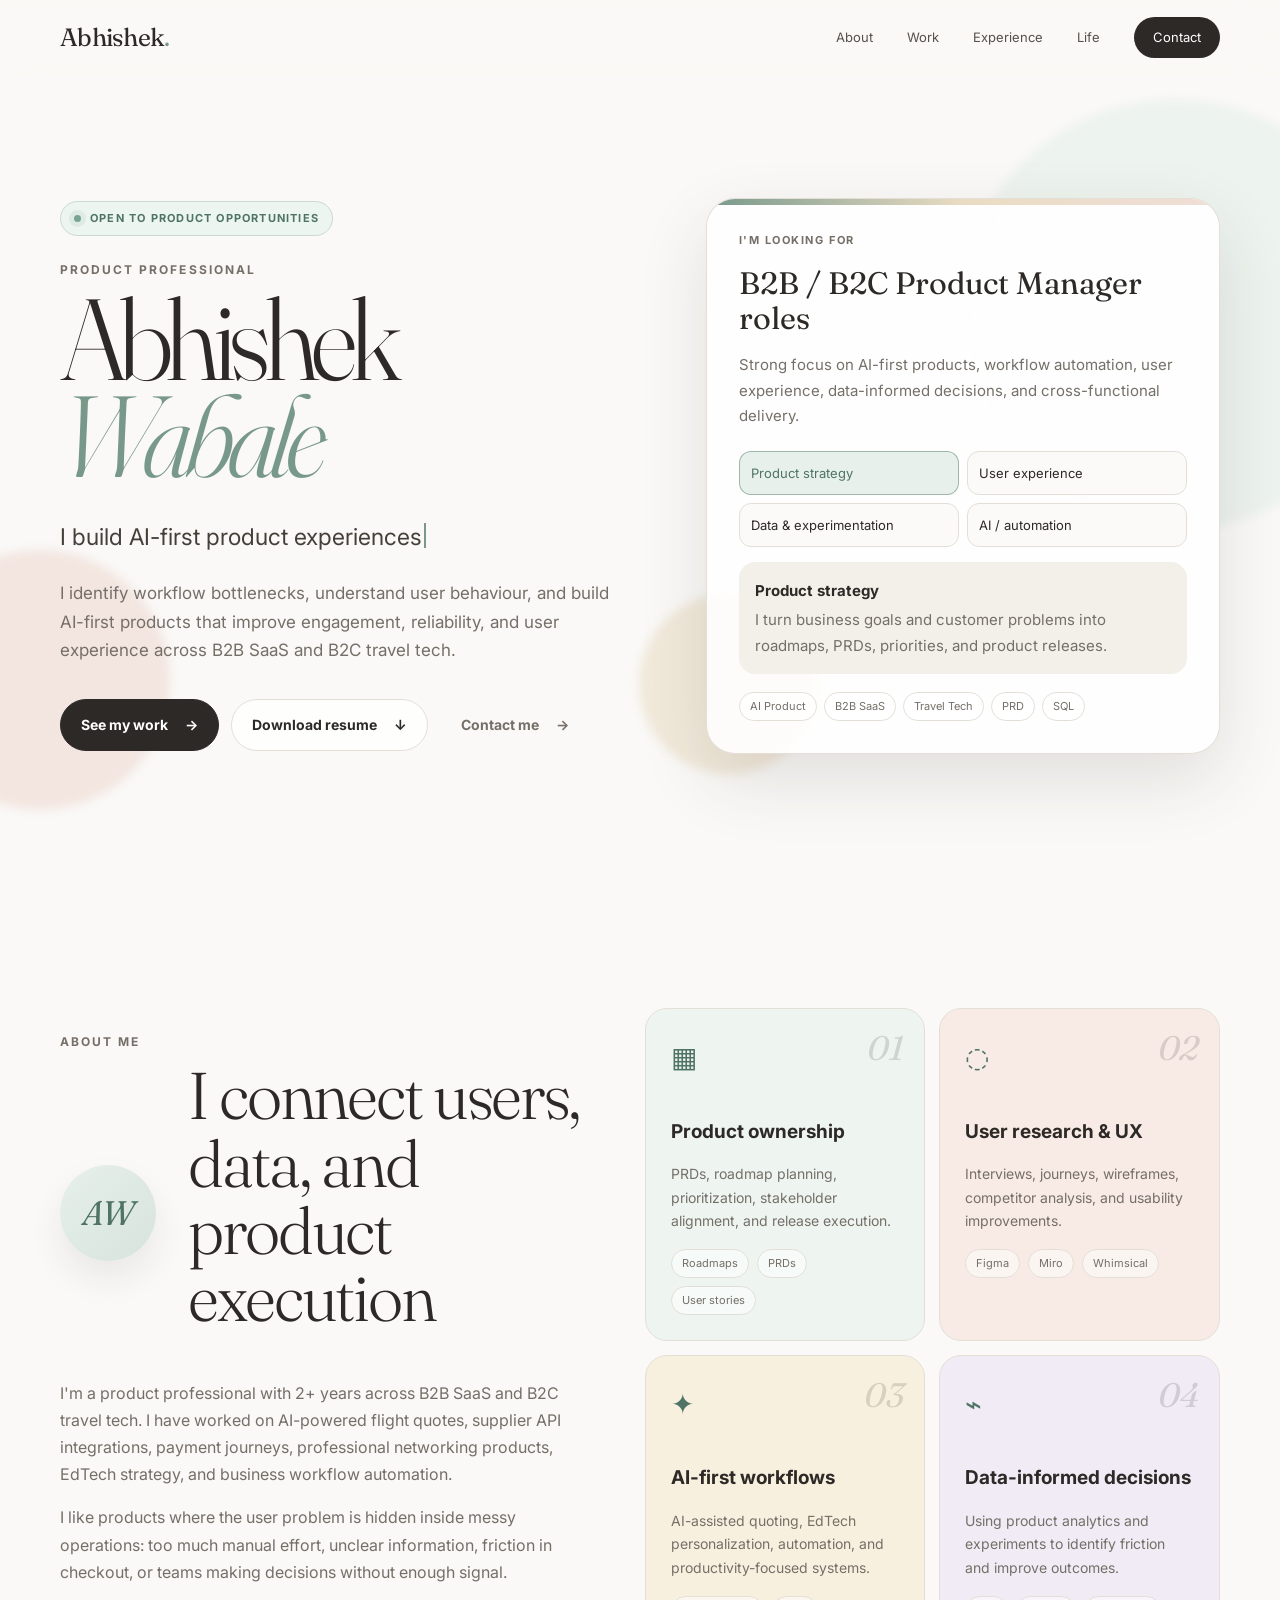
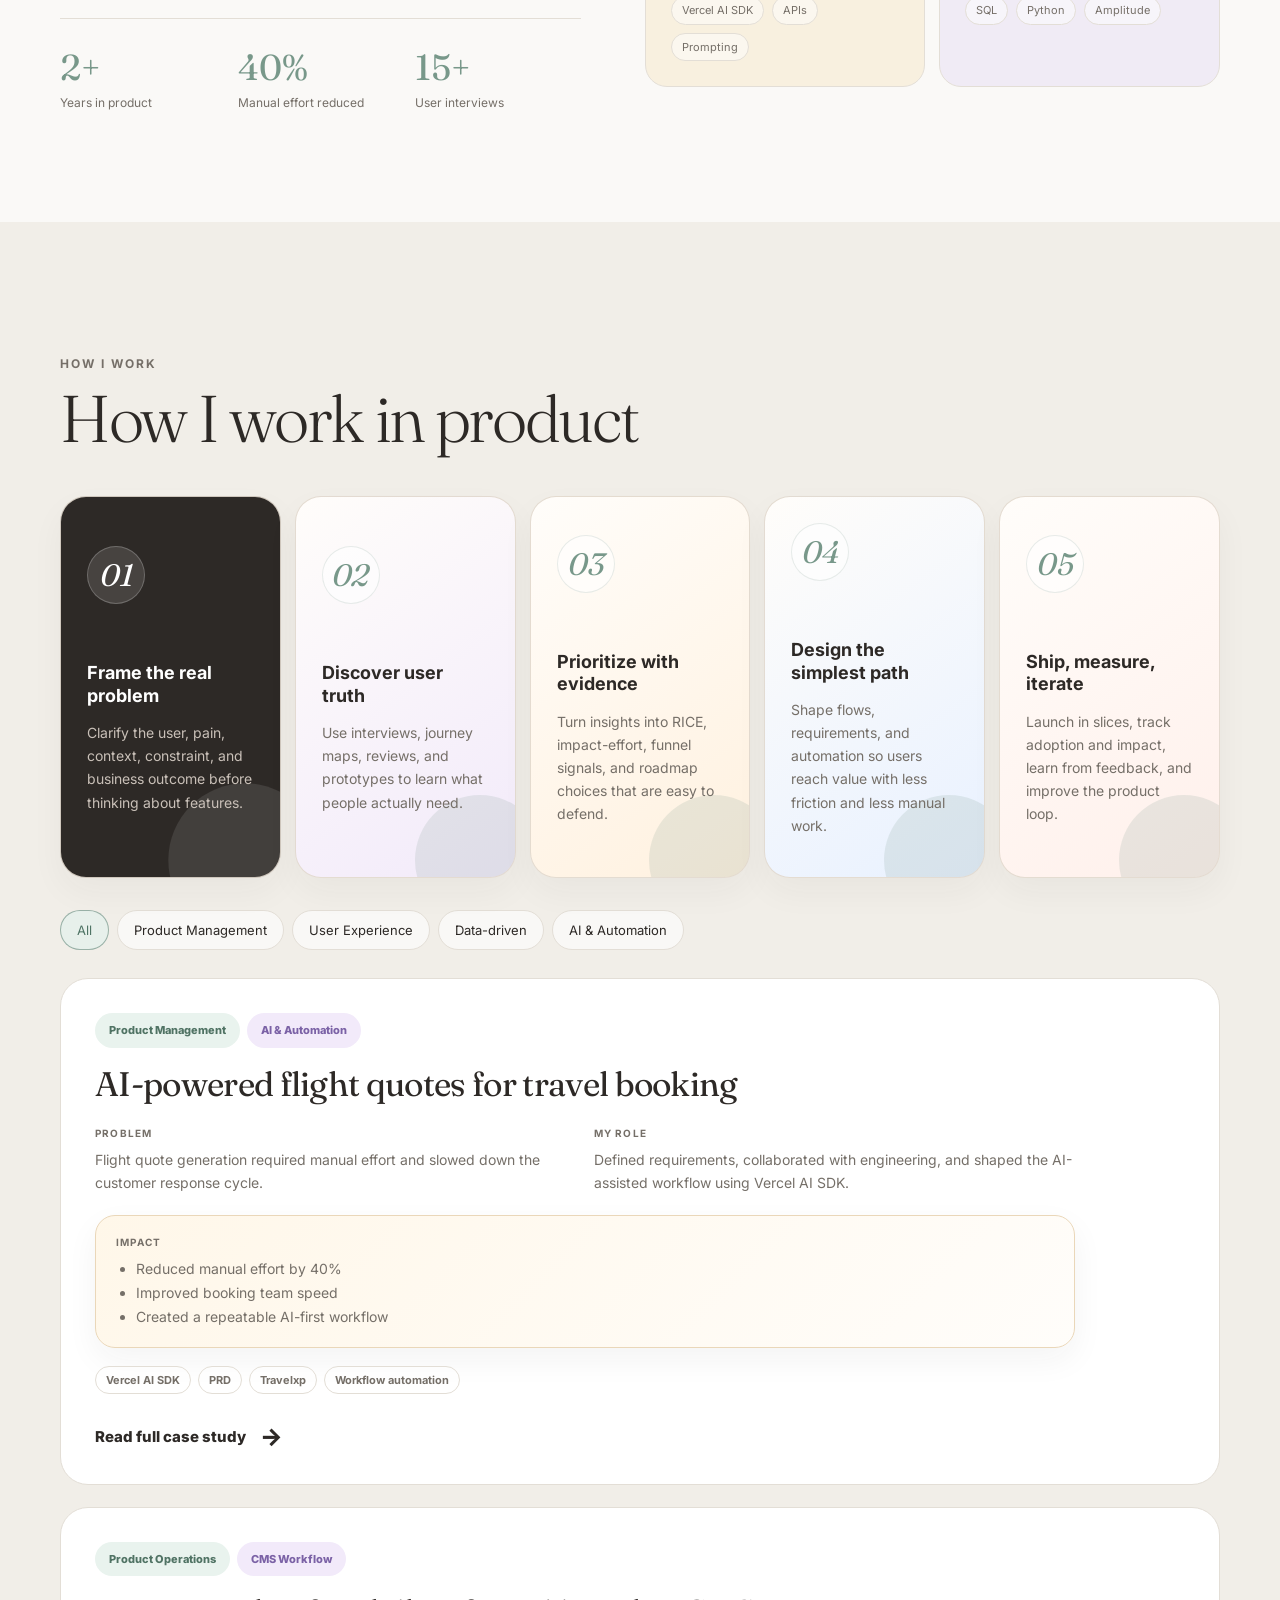
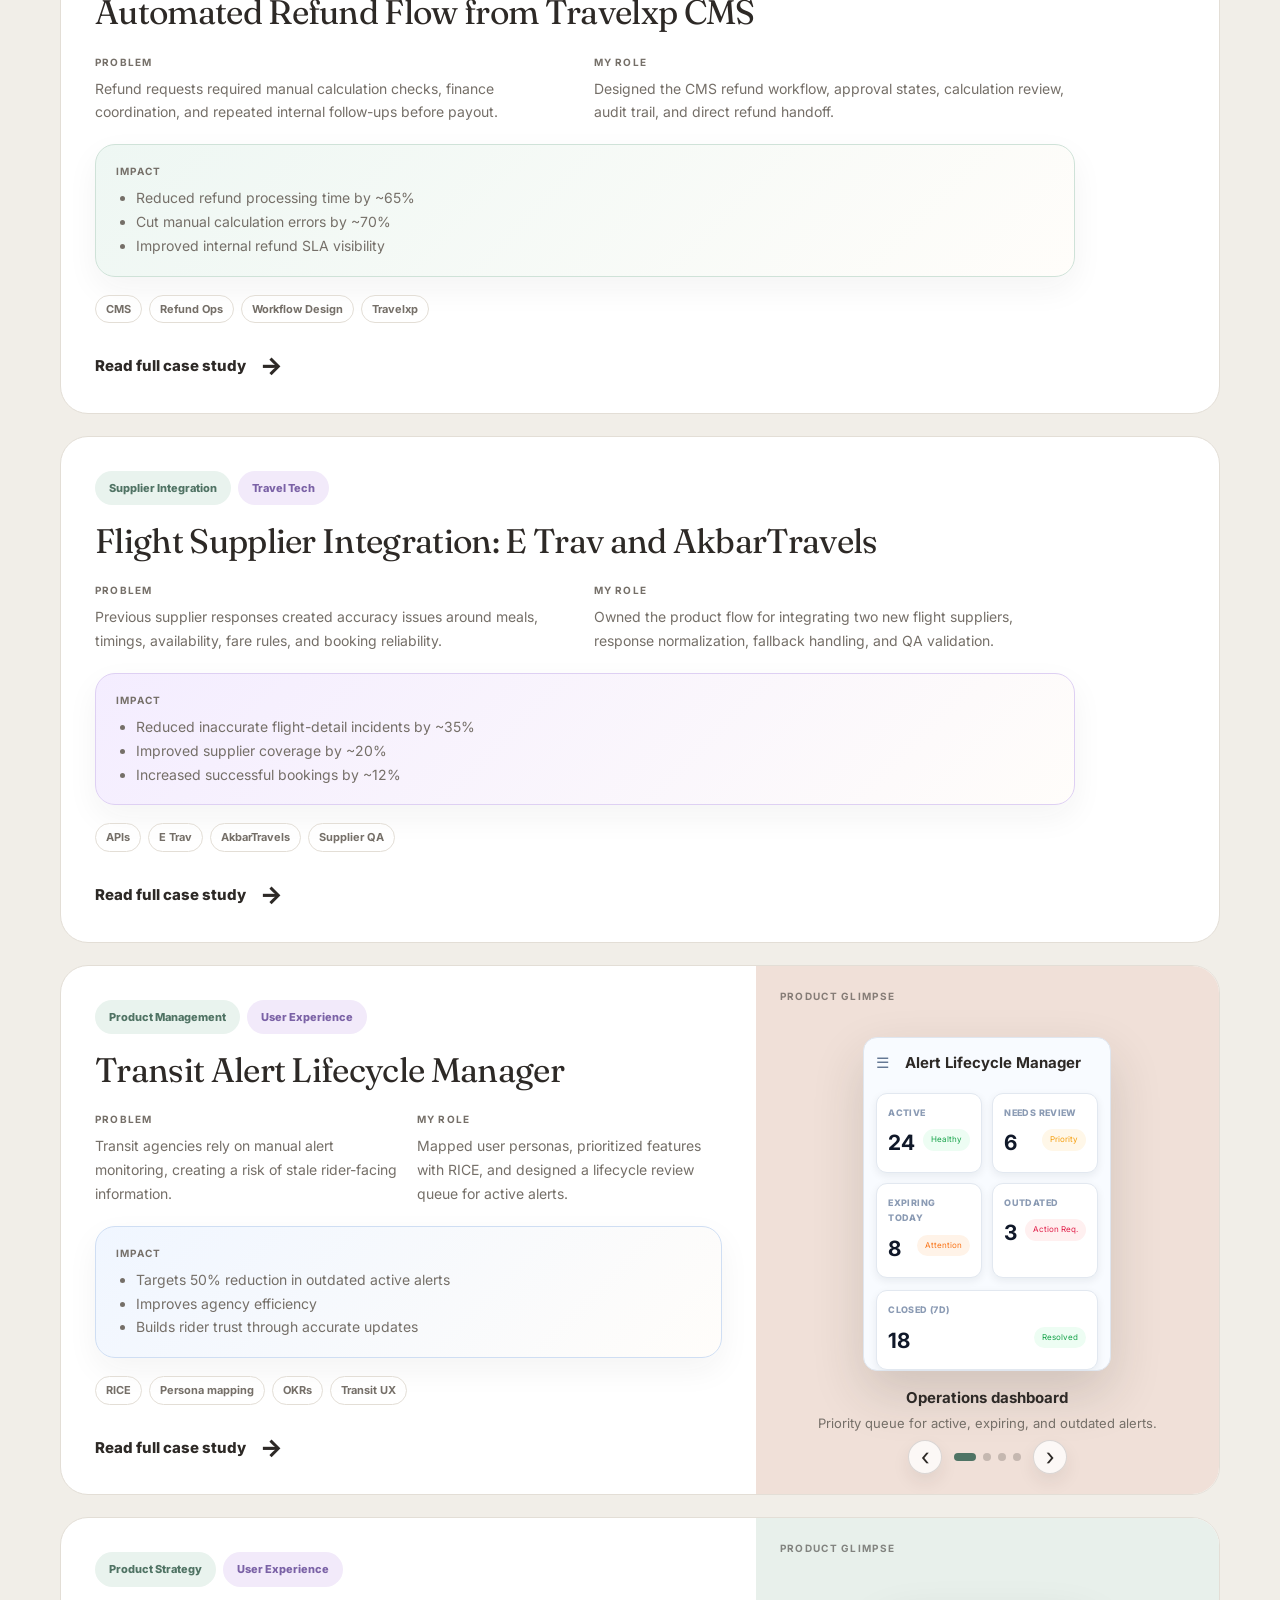
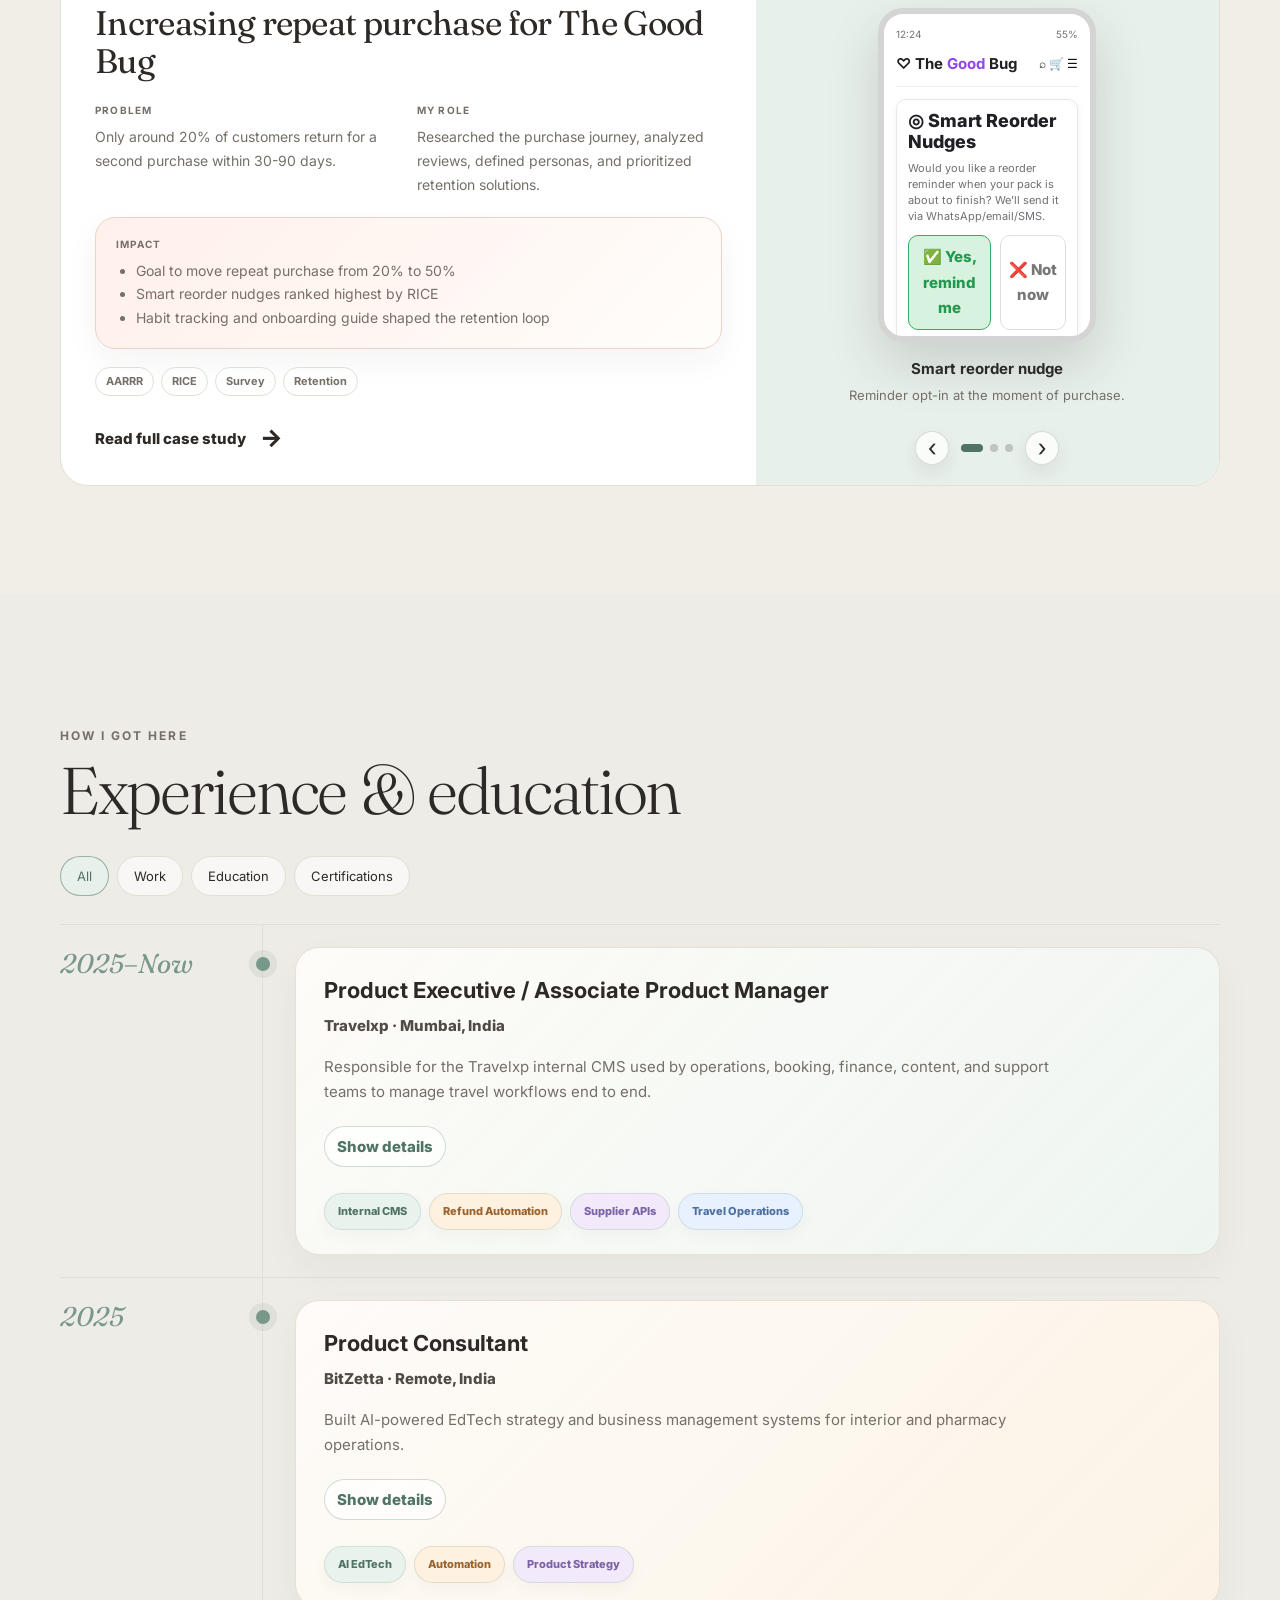
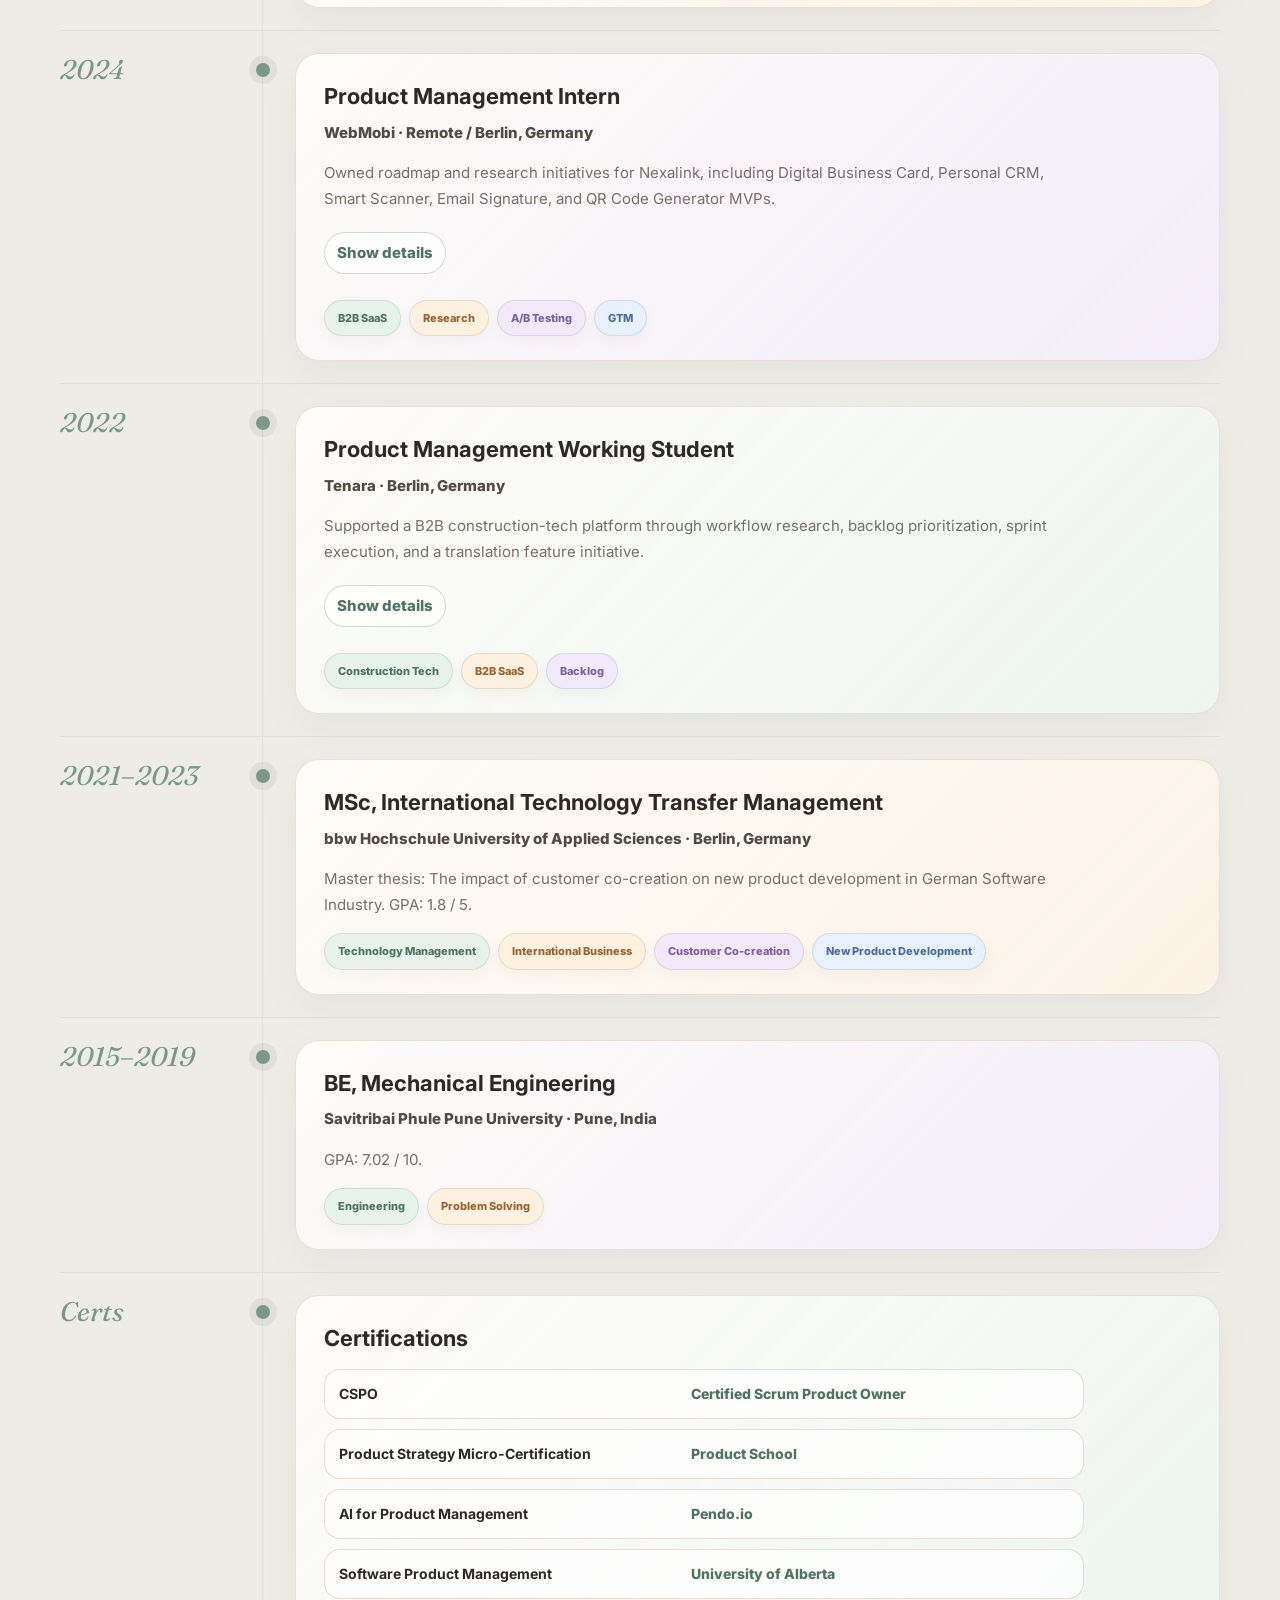
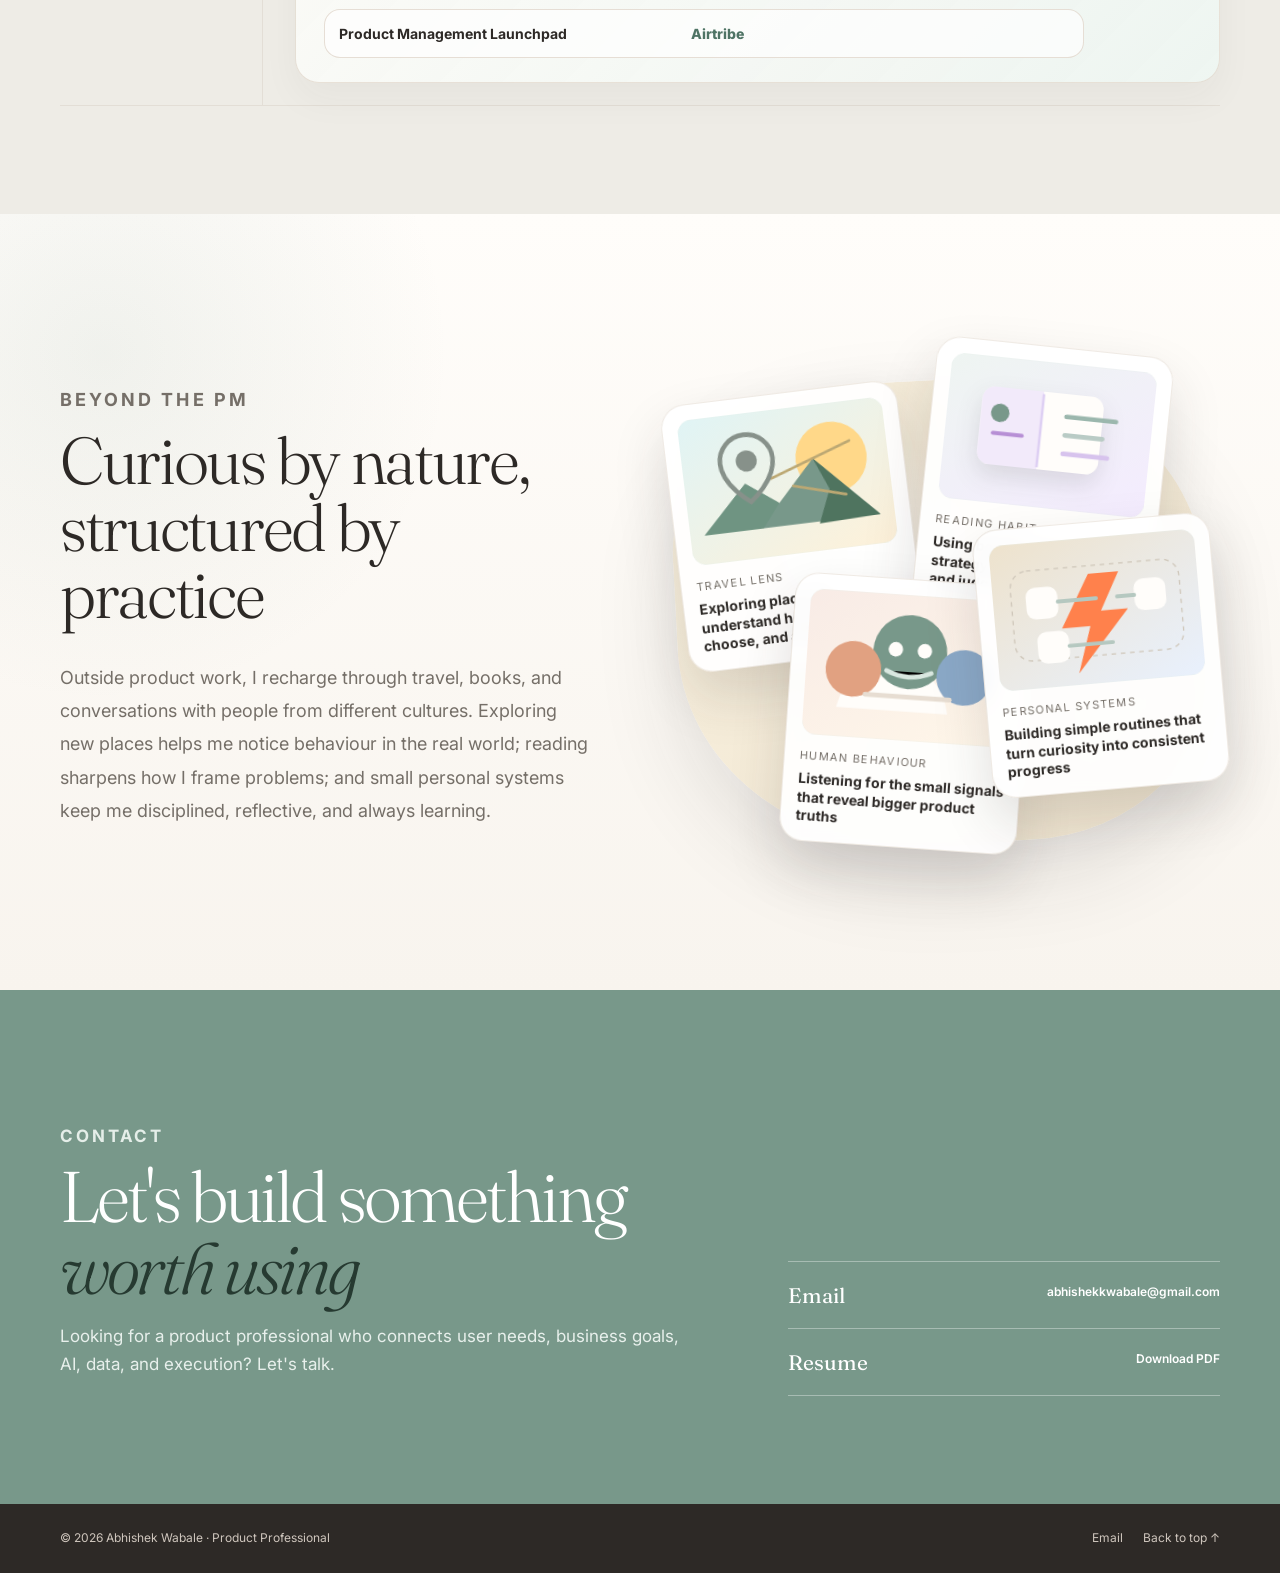
<file: index.html>
<!doctype html>
<html lang="en">
<head>
  <meta charset="utf-8">
  <meta name="viewport" content="width=device-width, initial-scale=1">
  <meta name="theme-color" content="#faf9f7">
  <meta name="description" content="Abhishek Wabale — Product professional building AI-first B2B SaaS and B2C travel products.">
  <title>Abhishek Wabale — Product Professional</title>
  <link rel="preconnect" href="https://fonts.googleapis.com">
  <link rel="preconnect" href="https://fonts.gstatic.com" crossorigin>
  <link href="https://fonts.googleapis.com/css2?family=Fraunces:ital,opsz,wght@0,9..144,300;0,9..144,400;1,9..144,300;1,9..144,400&family=Inter:wght@300;400;500;600;700&display=swap" rel="stylesheet">
  <link rel="stylesheet" href="styles/main.css">
  <script src="scripts/main.js" defer></script>
</head>
<body>
  <div id="cursor-dot" aria-hidden="true"></div>
  <div id="cursor-ring" aria-hidden="true"></div>
  <div id="progress" aria-hidden="true"></div>

  <nav class="mobile-nav" id="mobileNav" aria-label="Mobile navigation">
    <button class="mobile-close" type="button" id="mobileClose" aria-label="Close menu">×</button>
    <a href="#about" data-close-mobile>About</a>
    <a href="#work" data-close-mobile>Work</a>
    <a href="#experience" data-close-mobile>Experience</a>
    <a href="#life" data-close-mobile>Life</a>
    <a href="#contact" data-close-mobile>Contact</a>
  </nav>

  <header class="site-nav" id="siteNav">
    <a href="#home" class="nav-logo">Abhishek<span>.</span></a>
    <div class="nav-links" aria-label="Main navigation">
      <a href="#about">About</a>
      <a href="#work">Work</a>
      <a href="#experience">Experience</a>
      <a href="#life">Life</a>
      <a href="#contact" class="nav-cta">Contact</a>
    </div>
    <button class="burger" id="burgerBtn" type="button" aria-label="Open menu" aria-controls="mobileNav" aria-expanded="false">
      <span></span><span></span><span></span>
    </button>
  </header>

  <main id="home">
    <section class="hero">
      <div class="blob blob-one" data-speed=".22"></div>
      <div class="blob blob-two" data-speed=".14"></div>
      <div class="blob blob-three" data-speed=".30"></div>

      <div class="container hero-inner">
        <div class="hero-copy reveal" data-speed=".88">
          <div class="hero-badge"><span></span>Open to product opportunities</div>
          <p class="hero-role">Product Professional</p>
          <h1>Abhishek<br><em>Wabale</em></h1>
          <p class="typing">I build <span id="typedText"></span></p>
          <p class="hero-sub">I identify workflow bottlenecks, understand user behaviour, and build AI-first products that improve engagement, reliability, and user experience across B2B SaaS and B2C travel tech.</p>
          <div class="hero-actions">
            <a href="#work" class="btn btn-primary magnetic">See my work <span>→</span></a>
            <a href="assets/Abhishek-Wabale-Resume.pdf" class="btn btn-outline magnetic" target="_blank" rel="noopener">Download resume <span>↓</span></a>
            <a href="#contact" class="btn btn-ghost magnetic">Contact me <span>→</span></a>
          </div>
        </div>

        <aside class="interest-card reveal" data-speed=".76" aria-label="What Abhishek is looking for">
          <div class="card-bar">I'm looking for</div>
          <h2>B2B / B2C Product Manager roles</h2>
          <p>Strong focus on AI-first products, workflow automation, user experience, data-informed decisions, and cross-functional delivery.</p>
          <div class="vertical-tabs">
            <button class="active" type="button" data-interest="product">Product strategy</button>
            <button type="button" data-interest="ux">User experience</button>
            <button type="button" data-interest="data">Data & experimentation</button>
            <button type="button" data-interest="ai">AI / automation</button>
          </div>
          <div class="interest-result" id="interestResult">
            <strong>Product strategy</strong>
            <span>I turn business goals and customer problems into roadmaps, PRDs, priorities, and product releases.</span>
          </div>
          <div class="float-tags" aria-hidden="true">
            <span>AI Product</span><span>B2B SaaS</span><span>Travel Tech</span><span>PRD</span><span>SQL</span>
          </div>
        </aside>
      </div>
    </section>

    <section class="section" id="about">
      <div class="container about-grid">
        <div class="reveal">
          <p class="label">About me</p>
          <div class="about-title-row">
            <div class="avatar-placeholder" aria-label="Add Abhishek's professional photo here">AW</div>
            <h2 class="section-title">I connect users, data, and product execution</h2>
          </div>
          <div class="about-text">
            <p>I'm a product professional with 2+ years across B2B SaaS and B2C travel tech. I have worked on AI-powered flight quotes, supplier API integrations, payment journeys, professional networking products, EdTech strategy, and business workflow automation.</p>
            <p>I like products where the user problem is hidden inside messy operations: too much manual effort, unclear information, friction in checkout, or teams making decisions without enough signal.</p>
          </div>
          <div class="stats">
            <div><strong>2+</strong><span>Years in product</span></div>
            <div><strong>40%</strong><span>Manual effort reduced</span></div>
            <div><strong>15+</strong><span>User interviews</span></div>
          </div>
        </div>

        <div class="capability-grid reveal">
          <article class="capability sage" data-num="01">
            <div class="cap-icon">▦</div>
            <h3>Product ownership</h3>
            <p>PRDs, roadmap planning, prioritization, stakeholder alignment, and release execution.</p>
            <div class="mini-tags"><span>Roadmaps</span><span>PRDs</span><span>User stories</span></div>
          </article>
          <article class="capability rose" data-num="02">
            <div class="cap-icon">◌</div>
            <h3>User research & UX</h3>
            <p>Interviews, journeys, wireframes, competitor analysis, and usability improvements.</p>
            <div class="mini-tags"><span>Figma</span><span>Miro</span><span>Whimsical</span></div>
          </article>
          <article class="capability sand" data-num="03">
            <div class="cap-icon">✦</div>
            <h3>AI-first workflows</h3>
            <p>AI-assisted quoting, EdTech personalization, automation, and productivity-focused systems.</p>
            <div class="mini-tags"><span>Vercel AI SDK</span><span>APIs</span><span>Prompting</span></div>
          </article>
          <article class="capability lavender" data-num="04">
            <div class="cap-icon">⌁</div>
            <h3>Data-informed decisions</h3>
            <p>Using product analytics and experiments to identify friction and improve outcomes.</p>
            <div class="mini-tags"><span>SQL</span><span>Python</span><span>Amplitude</span></div>
          </article>
        </div>
      </div>
    </section>

    <section class="section work-section" id="work">
      <div class="container">
        <div class="reveal">
          <p class="label">How I work</p>
          <h2 class="section-title">How I work in product</h2>
        </div>

        <div class="approach-grid reveal">
          <button class="approach-card active" type="button" data-approach="pm">
            <span class="approach-num">01</span>
            <h3>Frame the real problem</h3>
            <p>Clarify the user, pain, context, constraint, and business outcome before thinking about features.</p>
          </button>
          <button class="approach-card" type="button" data-approach="ux">
            <span class="approach-num">02</span>
            <h3>Discover user truth</h3>
            <p>Use interviews, journey maps, reviews, and prototypes to learn what people actually need.</p>
          </button>
          <button class="approach-card" type="button" data-approach="data">
            <span class="approach-num">03</span>
            <h3>Prioritize with evidence</h3>
            <p>Turn insights into RICE, impact-effort, funnel signals, and roadmap choices that are easy to defend.</p>
          </button>
          <button class="approach-card" type="button" data-approach="ai">
            <span class="approach-num">04</span>
            <h3>Design the simplest path</h3>
            <p>Shape flows, requirements, and automation so users reach value with less friction and less manual work.</p>
          </button>
          <button class="approach-card" type="button" data-approach="all">
            <span class="approach-num">05</span>
            <h3>Ship, measure, iterate</h3>
            <p>Launch in slices, track adoption and impact, learn from feedback, and improve the product loop.</p>
          </button>
        </div>

        <div class="filters reveal" aria-label="Case study filters">
          <button class="active" type="button" data-filter="all">All</button>
          <button type="button" data-filter="pm">Product Management</button>
          <button type="button" data-filter="ux">User Experience</button>
          <button type="button" data-filter="data">Data-driven</button>
          <button type="button" data-filter="ai">AI & Automation</button>
        </div>

        <div class="case-grid">
          <article class="case-card no-preview reveal" data-cats="pm ai data" style="--order:1">
            <div class="case-main">
              <div class="case-cats"><span>Product Management</span><span>AI & Automation</span></div>
              <h3><a href="case-studies/project-one/">AI-powered flight quotes for travel booking</a></h3>
              <div class="case-row">
                <div><label>Problem</label><p>Flight quote generation required manual effort and slowed down the customer response cycle.</p></div>
                <div><label>My role</label><p>Defined requirements, collaborated with engineering, and shaped the AI-assisted workflow using Vercel AI SDK.</p></div>
              </div>
              <div class="impact"><label>Impact</label><ul><li>Reduced manual effort by 40%</li><li>Improved booking team speed</li><li>Created a repeatable AI-first workflow</li></ul></div>
              <div class="case-tools"><span>Vercel AI SDK</span><span>PRD</span><span>Travelxp</span><span>Workflow automation</span></div>
              <a class="case-link-inline" href="case-studies/project-one/">Read full case study <span>→</span></a>
            </div>
          </article>

          <article class="case-card no-preview reveal" data-cats="pm data ux" style="--order:2">
            <div class="case-main">
              <div class="case-cats"><span>Product Operations</span><span>CMS Workflow</span></div>
              <h3><a href="case-studies/automated-refund-flow/">Automated Refund Flow from Travelxp CMS</a></h3>
              <div class="case-row">
                <div><label>Problem</label><p>Refund requests required manual calculation checks, finance coordination, and repeated internal follow-ups before payout.</p></div>
                <div><label>My role</label><p>Designed the CMS refund workflow, approval states, calculation review, audit trail, and direct refund handoff.</p></div>
              </div>
              <div class="impact"><label>Impact</label><ul><li>Reduced refund processing time by ~65%</li><li>Cut manual calculation errors by ~70%</li><li>Improved internal refund SLA visibility</li></ul></div>
              <div class="case-tools"><span>CMS</span><span>Refund Ops</span><span>Workflow Design</span><span>Travelxp</span></div>
              <a class="case-link-inline" href="case-studies/automated-refund-flow/">Read full case study <span>→</span></a>
            </div>
          </article>

          <article class="case-card no-preview reveal" data-cats="pm data ux" style="--order:3">
            <div class="case-main">
              <div class="case-cats"><span>Supplier Integration</span><span>Travel Tech</span></div>
              <h3><a href="case-studies/flight-supplier-integration/">Flight Supplier Integration: E Trav and AkbarTravels</a></h3>
              <div class="case-row">
                <div><label>Problem</label><p>Previous supplier responses created accuracy issues around meals, timings, availability, fare rules, and booking reliability.</p></div>
                <div><label>My role</label><p>Owned the product flow for integrating two new flight suppliers, response normalization, fallback handling, and QA validation.</p></div>
              </div>
              <div class="impact"><label>Impact</label><ul><li>Reduced inaccurate flight-detail incidents by ~35%</li><li>Improved supplier coverage by ~20%</li><li>Increased successful bookings by ~12%</li></ul></div>
              <div class="case-tools"><span>APIs</span><span>E Trav</span><span>AkbarTravels</span><span>Supplier QA</span></div>
              <a class="case-link-inline" href="case-studies/flight-supplier-integration/">Read full case study <span>→</span></a>
            </div>
          </article>

          <article class="case-card has-preview reveal" data-cats="pm ux data" style="--order:4">
            <div class="case-main">
              <div class="case-cats"><span>Product Management</span><span>User Experience</span></div>
              <h3><a href="case-studies/transit-alert-lifecycle/">Transit Alert Lifecycle Manager</a></h3>
              <div class="case-row">
                <div><label>Problem</label><p>Transit agencies rely on manual alert monitoring, creating a risk of stale rider-facing information.</p></div>
                <div><label>My role</label><p>Mapped user personas, prioritized features with RICE, and designed a lifecycle review queue for active alerts.</p></div>
              </div>
              <div class="impact"><label>Impact</label><ul><li>Targets 50% reduction in outdated active alerts</li><li>Improves agency efficiency</li><li>Builds rider trust through accurate updates</li></ul></div>
              <div class="case-tools"><span>RICE</span><span>Persona mapping</span><span>OKRs</span><span>Transit UX</span></div>
              <a class="case-link-inline" href="case-studies/transit-alert-lifecycle/">Read full case study <span>→</span></a>
            </div>
            <div class="product-preview product-carousel transit-glimpse" data-carousel>
              <div class="preview-kicker">Product glimpse</div>
              <div class="carousel-window">
                <div class="carousel-track">
                  <figure class="carousel-slide is-active">
                    <div class="transit-shot dashboard-shot">
                      <div class="shot-top"><span>☰</span><strong>Alert Lifecycle Manager</strong></div>
                      <div class="metrics">
                        <div><small>Active</small><b>24</b><em>Healthy</em></div>
                        <div><small>Needs Review</small><b>6</b><em>Priority</em></div>
                        <div><small>Expiring Today</small><b>8</b><em>Attention</em></div>
                        <div><small>Outdated</small><b>3</b><em>Action Req.</em></div>
                      </div>
                      <div class="wide-metric"><small>Closed (7D)</small><b>18</b><em>Resolved</em></div>
                      <div class="alert-list">
                        <strong>Alerts requiring attention <span>10</span></strong>
                        <i>Search active alerts...</i>
                        <div class="sort-tabs"><span>Priority</span><span>Last Updated</span><span>End Time</span></div>
                        <p>Route 14 Express Bus Cancellation <small>14X</small></p>
                      </div>
                    </div>
                    <figcaption><strong>Operations dashboard</strong><span>Priority queue for active, expiring, and outdated alerts.</span></figcaption>
                  </figure>
                  <figure class="carousel-slide">
                    <div class="transit-shot detail-shot">
                      <small class="pill-blue">Transit operations review</small>
                      <h4>Route 14 Express Bus Cancellation</h4>
                      <div class="detail-grid"><span>Alert Reference<br><b>ALERT-014</b></span><span>Severity<br><b>Critical</b></span><span>Rider Impact<br><b>Suspension</b></span></div>
                      <div class="insight-box"><b>System insight recommended action</b><p>Scheduled end time has passed, but the alert is still active. Review or close it to prevent outdated rider information.</p></div>
                      <label>Alert details</label>
                      <div class="detail-card"><span>Impacted Route<br><b>14X</b></span><span>Service Cause<br><b>Maintenance / Fleet Shortage</b></span></div>
                      <div class="action-stack"><button>Mark as Reviewed</button><button>Extend End Time</button><button>Close Alert</button></div>
                    </div>
                    <figcaption><strong>Alert review</strong><span>Clear recommendation and next-best actions for each alert.</span></figcaption>
                  </figure>
                  <figure class="carousel-slide">
                    <div class="transit-shot modal-shot">
                      <div class="modal-card">
                        <h4>◷ Extend Alert</h4>
                        <p><b>Target alert:</b> “Metro Line A Weekend Work”<br><b>Prev End Time:</b> Today 6:00 AM</p>
                        <div class="form-row"><span>17-06-2026</span><span>18:00</span></div>
                        <span class="select-line">Ongoing incident / delays continue</span>
                        <textarea placeholder="Provide context for dispatchers on other shifts..."></textarea>
                        <div class="modal-actions"><button>Cancel</button><button>Extend Alert</button></div>
                      </div>
                    </div>
                    <figcaption><strong>Extend flow</strong><span>Structured update flow for alerts that remain valid.</span></figcaption>
                  </figure>
                  <figure class="carousel-slide">
                    <div class="transit-shot modal-shot close-modal">
                      <div class="modal-card">
                        <h4>ⓘ Close Alert?</h4>
                        <p>This removes the alert from rider-facing channels after disruption resolution.</p>
                        <blockquote>Active rider message: “Route 32 is experiencing minor delays near Expressway Exit 4.”</blockquote>
                        <textarea placeholder="Archival resolution note..."></textarea>
                        <label><input type="checkbox" checked> Notify dispatch team and service planners</label>
                        <div class="modal-actions"><button>Cancel</button><button>Close Alert</button></div>
                      </div>
                    </div>
                    <figcaption><strong>Close flow</strong><span>Resolution notes and team notification before closure.</span></figcaption>
                  </figure>
                </div>
              </div>
              <div class="carousel-controls">
                <button type="button" data-carousel-prev aria-label="Previous Transit screenshot">‹</button>
                <div class="carousel-dots" aria-label="Transit screenshot slides"></div>
                <button type="button" data-carousel-next aria-label="Next Transit screenshot">›</button>
              </div>
            </div>
          </article>

          <article class="case-card has-preview reveal" data-cats="pm ux data" style="--order:5">
            <div class="case-main">
              <div class="case-cats"><span>Product Strategy</span><span>User Experience</span></div>
              <h3><a href="case-studies/good-bug-repeat-purchase/">Increasing repeat purchase for The Good Bug</a></h3>
              <div class="case-row">
                <div><label>Problem</label><p>Only around 20% of customers return for a second purchase within 30-90 days.</p></div>
                <div><label>My role</label><p>Researched the purchase journey, analyzed reviews, defined personas, and prioritized retention solutions.</p></div>
              </div>
              <div class="impact"><label>Impact</label><ul><li>Goal to move repeat purchase from 20% to 50%</li><li>Smart reorder nudges ranked highest by RICE</li><li>Habit tracking and onboarding guide shaped the retention loop</li></ul></div>
              <div class="case-tools"><span>AARRR</span><span>RICE</span><span>Survey</span><span>Retention</span></div>
              <a class="case-link-inline" href="case-studies/good-bug-repeat-purchase/">Read full case study <span>→</span></a>
            </div>
            <div class="product-preview product-carousel goodbug-glimpse" data-carousel>
              <div class="preview-kicker">Product glimpse</div>
              <div class="carousel-window">
                <div class="carousel-track">
                  <figure class="carousel-slide is-active">
                    <div class="phone-shot goodbug-shot">
                      <div class="mobile-status">12:24 <span>55%</span></div>
                      <div class="gb-nav"><b>♡ The <span>Good</span> Bug</b><i>⌕ 🛒 ☰</i></div>
                      <section class="gb-panel">
                        <h4>◎ Smart Reorder Nudges</h4>
                        <p>Would you like a reorder reminder when your pack is about to finish? We'll send it via WhatsApp/email/SMS.</p>
                        <div class="gb-buttons"><button>✅ Yes, remind me</button><button>❌ Not now</button></div>
                        <div class="gb-methods"><b>Choose your preferred contact method:</b><span>WhatsApp</span><span>SMS</span><span>Email</span></div>
                      </section>
                      <section class="gb-panel payment-panel">
                        <h4>Payment Method</h4>
                        <p>◉ Cash on Delivery<br>○ UPI Payment<br>○ Credit/Debit Card</p>
                      </section>
                    </div>
                    <figcaption><strong>Smart reorder nudge</strong><span>Reminder opt-in at the moment of purchase.</span></figcaption>
                  </figure>
                  <figure class="carousel-slide">
                    <div class="phone-shot cart-shot">
                      <div class="mobile-status">12:39 <span>51%</span></div>
                      <div class="gb-nav compact"><b>The <span>Good</span> Bug</b><i>🛒 Dashboard</i></div>
                      <h4>Shopping Cart (2 items)</h4>
                      <div class="cart-item"><b>Metabolically Lean - Probiotics</b><span>30 Sachets</span><strong>₹1,299</strong><em>Save ₹300</em></div>
                      <div class="cart-item"><b>Metabolically Lean - AMS</b><span>15 Sachets</span><strong>₹1,199</strong><em>Save ₹100</em></div>
                      <div class="recommend-box"><b>Complete Your Metabolic Journey</b><p>Add both products for maximum results.</p><button>Add Recommendation</button></div>
                      <div class="summary-box"><b>Order Summary</b><p>Total Savings <span>-₹400</span></p><strong>Total ₹2,498</strong><button>Proceed to Checkout →</button></div>
                    </div>
                    <figcaption><strong>Cart reinforcement</strong><span>Bundle recommendation and savings clarity before checkout.</span></figcaption>
                  </figure>
                  <figure class="carousel-slide">
                    <div class="phone-shot habit-shot">
                      <div class="mobile-status">12:38 <span>51%</span></div>
                      <div class="gb-nav"><b>♡ The <span>Good</span> Bug</b><i>⌕ 🛒</i></div>
                      <h4>Welcome back, Priya! 👋</h4>
                      <p>You're on day 12 of your health journey. Keep it up!</p>
                      <div class="running-low"><b>Running Low!</b><span>Only 3 days left in your current pack.</span><button>🛒 Reorder Now</button></div>
                      <div class="reminders"><h4>🔔 Daily Reminders Active</h4><p>WhatsApp<br><small>Daily at 8:00 AM</small></p><p>Email<br><small>Weekly progress</small></p></div>
                    </div>
                    <figcaption><strong>Retention dashboard</strong><span>Running-low reminder and daily habit loop.</span></figcaption>
                  </figure>
                </div>
              </div>
              <div class="carousel-controls">
                <button type="button" data-carousel-prev aria-label="Previous Good Bug screenshot">‹</button>
                <div class="carousel-dots" aria-label="Good Bug screenshot slides"></div>
                <button type="button" data-carousel-next aria-label="Next Good Bug screenshot">›</button>
              </div>
            </div>
          </article>

          <article class="case-card no-preview reveal" style="--order:6" hidden>
            <div class="case-main">
              <div class="case-cats"><span>Consumer Service</span><span>User Experience</span></div>
              <h3><a href="case-studies/nobroker-consumer-service/">NoBroker Consumer Service Pod</a></h3>
              <div class="case-row">
                <div><label>Problem</label><p>Consumer-service journeys need faster resolution, clearer ownership, and a better operating model.</p></div>
                <div><label>My role</label><p>Structured the case around service pods, user pain points, workflow clarity, and measurable service outcomes.</p></div>
              </div>
              <div class="impact"><label>Impact</label><ul><li>Clarifies pod ownership</li><li>Improves service visibility</li><li>Creates a measurable support improvement framework</li></ul></div>
              <div class="case-tools"><span>Service design</span><span>Journey mapping</span><span>Ops metrics</span><span>Prioritization</span></div>
              <a class="case-link-inline" href="case-studies/nobroker-consumer-service/">Read full case study <span>→</span></a>
            </div>
          </article>

          <article class="case-card no-preview reveal" style="--order:7" hidden>
            <div class="case-main">
              <div class="case-cats"><span>Data-driven</span><span>User Experience</span></div>
              <h3><a href="case-studies/zomato-growth-metrics/">Data and Experience: Powering Zomato's Growth</a></h3>
              <div class="case-row">
                <div><label>Problem</label><p>Food-delivery growth in Tier 1 cities depends on speed, trust, discovery, and repeat ordering behavior.</p></div>
                <div><label>My role</label><p>Framed the food-delivery journey through analytics, funnel metrics, user experience, and growth levers.</p></div>
              </div>
              <div class="impact"><label>Impact</label><ul><li>Defines key experience metrics</li><li>Connects funnel drops to product opportunities</li><li>Maps growth through data and UX improvements</li></ul></div>
              <div class="case-tools"><span>Metrics</span><span>Funnel analysis</span><span>Tier 1 cities</span><span>Growth</span></div>
              <a class="case-link-inline" href="case-studies/zomato-growth-metrics/">Read full case study <span>→</span></a>
            </div>
          </article>

          <article class="case-card no-preview reveal" style="--order:8" hidden>
            <div class="case-main">
              <div class="case-cats"><span>Product Strategy</span><span>Subscription Growth</span></div>
              <h3><a href="case-studies/prime-video-subscriptions/">Driving Prime subscriptions for streaming</a></h3>
              <div class="case-row">
                <div><label>Problem</label><p>Streaming subscription growth depends on communicating value before users lose intent.</p></div>
                <div><label>My role</label><p>Structured the case around activation, content discovery, conversion nudges, and subscription retention.</p></div>
              </div>
              <div class="impact"><label>Impact</label><ul><li>Identifies subscription growth levers</li><li>Frames activation and retention opportunities</li><li>Connects content value to conversion moments</li></ul></div>
              <div class="case-tools"><span>Subscription</span><span>Activation</span><span>Retention</span><span>Streaming UX</span></div>
              <a class="case-link-inline" href="case-studies/prime-video-subscriptions/">Read full case study <span>→</span></a>
            </div>
          </article>
        </div>
      </div>
    </section>

    <section class="section experience-section" id="experience">
      <div class="container">
        <div class="reveal">
          <p class="label">How I got here</p>
          <h2 class="section-title">Experience & education</h2>
        </div>
        <div class="timeline-filters reveal">
          <button class="active" type="button" data-timeline-filter="all">All</button>
          <button type="button" data-timeline-filter="work">Work</button>
          <button type="button" data-timeline-filter="education">Education</button>
          <button type="button" data-timeline-filter="certification">Certifications</button>
        </div>

        <div class="timeline reveal">
          <article class="timeline-item" data-timeline="work">
            <div class="timeline-year">2025–Now</div>
            <div class="timeline-dot"></div>
            <div class="timeline-body">
              <h3>Product Executive / Associate Product Manager</h3>
              <p class="company">Travelxp · Mumbai, India</p>
              <p>Responsible for the Travelxp internal CMS used by operations, booking, finance, content, and support teams to manage travel workflows end to end.</p>
              <button class="show-more" type="button">Show details</button>
              <ul class="timeline-details">
                <li>Owned CMS workflows for flight quotes, booking operations, refund handling, supplier data, baggage visibility, and automated ticket fulfilment.</li>
                <li>Designed an automated refund flow where internal teams can review refund requests, verify calculated amounts, approve cases, and pass refunds directly to users.</li>
                <li>Reduced refund processing time by ~65% and manual calculation errors by ~70% through structured refund states, validation checks, and audit visibility.</li>
                <li>Led product flow design for E Trav and AkbarTravels supplier integrations to improve flight-data accuracy around meals, timings, fare rules, availability, and booking reliability.</li>
                <li>Improved supplier coverage by ~20%, reduced inaccurate flight-detail incidents by ~35%, and contributed to a ~12% increase in successful bookings.</li>
              </ul>
              <div class="mini-tags"><span>Internal CMS</span><span>Refund Automation</span><span>Supplier APIs</span><span>Travel Operations</span></div>
            </div>
          </article>
          <article class="timeline-item" data-timeline="work">
            <div class="timeline-year">2025</div>
            <div class="timeline-dot"></div>
            <div class="timeline-body">
              <h3>Product Consultant</h3>
              <p class="company">BitZetta · Remote, India</p>
              <p>Built AI-powered EdTech strategy and business management systems for interior and pharmacy operations.</p>
              <button class="show-more" type="button">Show details</button>
              <ul class="timeline-details">
                <li>Defined product strategy, user flows, and prioritization for an AI-first EdTech concept.</li>
                <li>Improved billing speed, inventory accuracy, and reduced manual operational effort.</li>
              </ul>
              <div class="mini-tags"><span>AI EdTech</span><span>Automation</span><span>Product Strategy</span></div>
            </div>
          </article>
          <article class="timeline-item" data-timeline="work">
            <div class="timeline-year">2024</div>
            <div class="timeline-dot"></div>
            <div class="timeline-body">
              <h3>Product Management Intern</h3>
              <p class="company">WebMobi · Remote / Berlin, Germany</p>
              <p>Owned roadmap and research initiatives for Nexalink, including Digital Business Card, Personal CRM, Smart Scanner, Email Signature, and QR Code Generator MVPs.</p>
              <button class="show-more" type="button">Show details</button>
              <ul class="timeline-details">
                <li>Conducted 15+ user interviews and competitor benchmarking.</li>
                <li>Improved engagement by 30% through usability improvements and A/B testing.</li>
                <li>Supported GTM strategy that expanded market reach by 15% within 3 months.</li>
              </ul>
              <div class="mini-tags"><span>B2B SaaS</span><span>Research</span><span>A/B Testing</span><span>GTM</span></div>
            </div>
          </article>
          <article class="timeline-item" data-timeline="work">
            <div class="timeline-year">2022</div>
            <div class="timeline-dot"></div>
            <div class="timeline-body">
              <h3>Product Management Working Student</h3>
              <p class="company">Tenara · Berlin, Germany</p>
              <p>Supported a B2B construction-tech platform through workflow research, backlog prioritization, sprint execution, and a translation feature initiative.</p>
              <button class="show-more" type="button">Show details</button>
              <ul class="timeline-details">
                <li>Improved adoption by 10% through contractor workflow research.</li>
                <li>Increased feature adoption in new markets by 12% with translation-focused improvements.</li>
              </ul>
              <div class="mini-tags"><span>Construction Tech</span><span>B2B SaaS</span><span>Backlog</span></div>
            </div>
          </article>
          <article class="timeline-item" data-timeline="education">
            <div class="timeline-year">2021–2023</div>
            <div class="timeline-dot"></div>
            <div class="timeline-body">
              <h3>MSc, International Technology Transfer Management</h3>
              <p class="company">bbw Hochschule University of Applied Sciences · Berlin, Germany</p>
              <p>Master thesis: The impact of customer co-creation on new product development in German Software Industry. GPA: 1.8 / 5.</p>
              <div class="mini-tags"><span>Technology Management</span><span>International Business</span><span>Customer Co-creation</span><span>New Product Development</span></div>
            </div>
          </article>
          <article class="timeline-item" data-timeline="education">
            <div class="timeline-year">2015–2019</div>
            <div class="timeline-dot"></div>
            <div class="timeline-body">
              <h3>BE, Mechanical Engineering</h3>
              <p class="company">Savitribai Phule Pune University · Pune, India</p>
              <p>GPA: 7.02 / 10.</p>
              <div class="mini-tags"><span>Engineering</span><span>Problem Solving</span></div>
            </div>
          </article>
          <article class="timeline-item" data-timeline="certification">
            <div class="timeline-year">Certs</div>
            <div class="timeline-dot"></div>
            <div class="timeline-body">
              <h3>Certifications</h3>
              <ul class="cert-list">
                <li><strong>CSPO</strong><span>Certified Scrum Product Owner</span></li>
                <li><strong>Product Strategy Micro-Certification</strong><span>Product School</span></li>
                <li><strong>AI for Product Management</strong><span>Pendo.io</span></li>
                <li><strong>Software Product Management</strong><span>University of Alberta</span></li>
                <li><strong>Product Management Launchpad</strong><span>Airtribe</span></li>
              </ul>
            </div>
          </article>
        </div>
      </div>
    </section>

    <section class="section life-section" id="life">
      <div class="container life-grid">
        <div class="reveal">
          <p class="label">Beyond the PM</p>
          <h2 class="section-title">Curious by nature, structured by practice</h2>
          <p>Outside product work, I recharge through travel, books, and conversations with people from different cultures. Exploring new places helps me notice behaviour in the real world; reading sharpens how I frame problems; and small personal systems keep me disciplined, reflective, and always learning.</p>
        </div>

        <div class="album-board reveal" aria-label="Personal interests board">
          <div class="paper-shape"></div>
          <article class="album-card one">
            <div class="album-art"><img src="assets/interest-travel.svg" alt="Travel landscape illustration"></div>
            <span>Travel lens</span><strong>Exploring places to understand how people live, choose, and adapt</strong>
          </article>
          <article class="album-card two">
            <div class="album-art"><img src="assets/interest-books.svg" alt="Books and notes illustration"></div>
            <span>Reading habit</span><strong>Using books to sharpen strategy, systems thinking, and judgment</strong>
          </article>
          <article class="album-card three">
            <div class="album-art"><img src="assets/interest-people.svg" alt="People and behaviour illustration"></div>
            <span>Human behaviour</span><strong>Listening for the small signals that reveal bigger product truths</strong>
          </article>
          <article class="album-card four">
            <div class="album-art"><img src="assets/interest-systems.svg" alt="Systems and automation illustration"></div>
            <span>Personal systems</span><strong>Building simple routines that turn curiosity into consistent progress</strong>
          </article>
        </div>
      </div>
    </section>

    <section class="section contact-section" id="contact">
      <div class="container contact-grid">
        <div class="reveal">
          <p class="label">Contact</p>
          <h2 class="contact-title">Let's build something <em>worth using</em></h2>
          <p>Looking for a product professional who connects user needs, business goals, AI, data, and execution? Let's talk.</p>
        </div>
        <div class="contact-links reveal">
          <a href="mailto:abhishekkwabale@gmail.com"><span>Email</span><strong>abhishekkwabale@gmail.com</strong></a>
          <a href="assets/Abhishek-Wabale-Resume.pdf" target="_blank" rel="noopener"><span>Resume</span><strong>Download PDF</strong></a>
        </div>
      </div>
    </section>
  </main>

  <footer>
    <div class="container footer-inner">
      <span>© <span id="year"></span> Abhishek Wabale · Product Professional</span>
      <div><a href="mailto:abhishekkwabale@gmail.com">Email</a><a href="#home">Back to top ↑</a></div>
    </div>
  </footer>
</body>
</html>
</file>
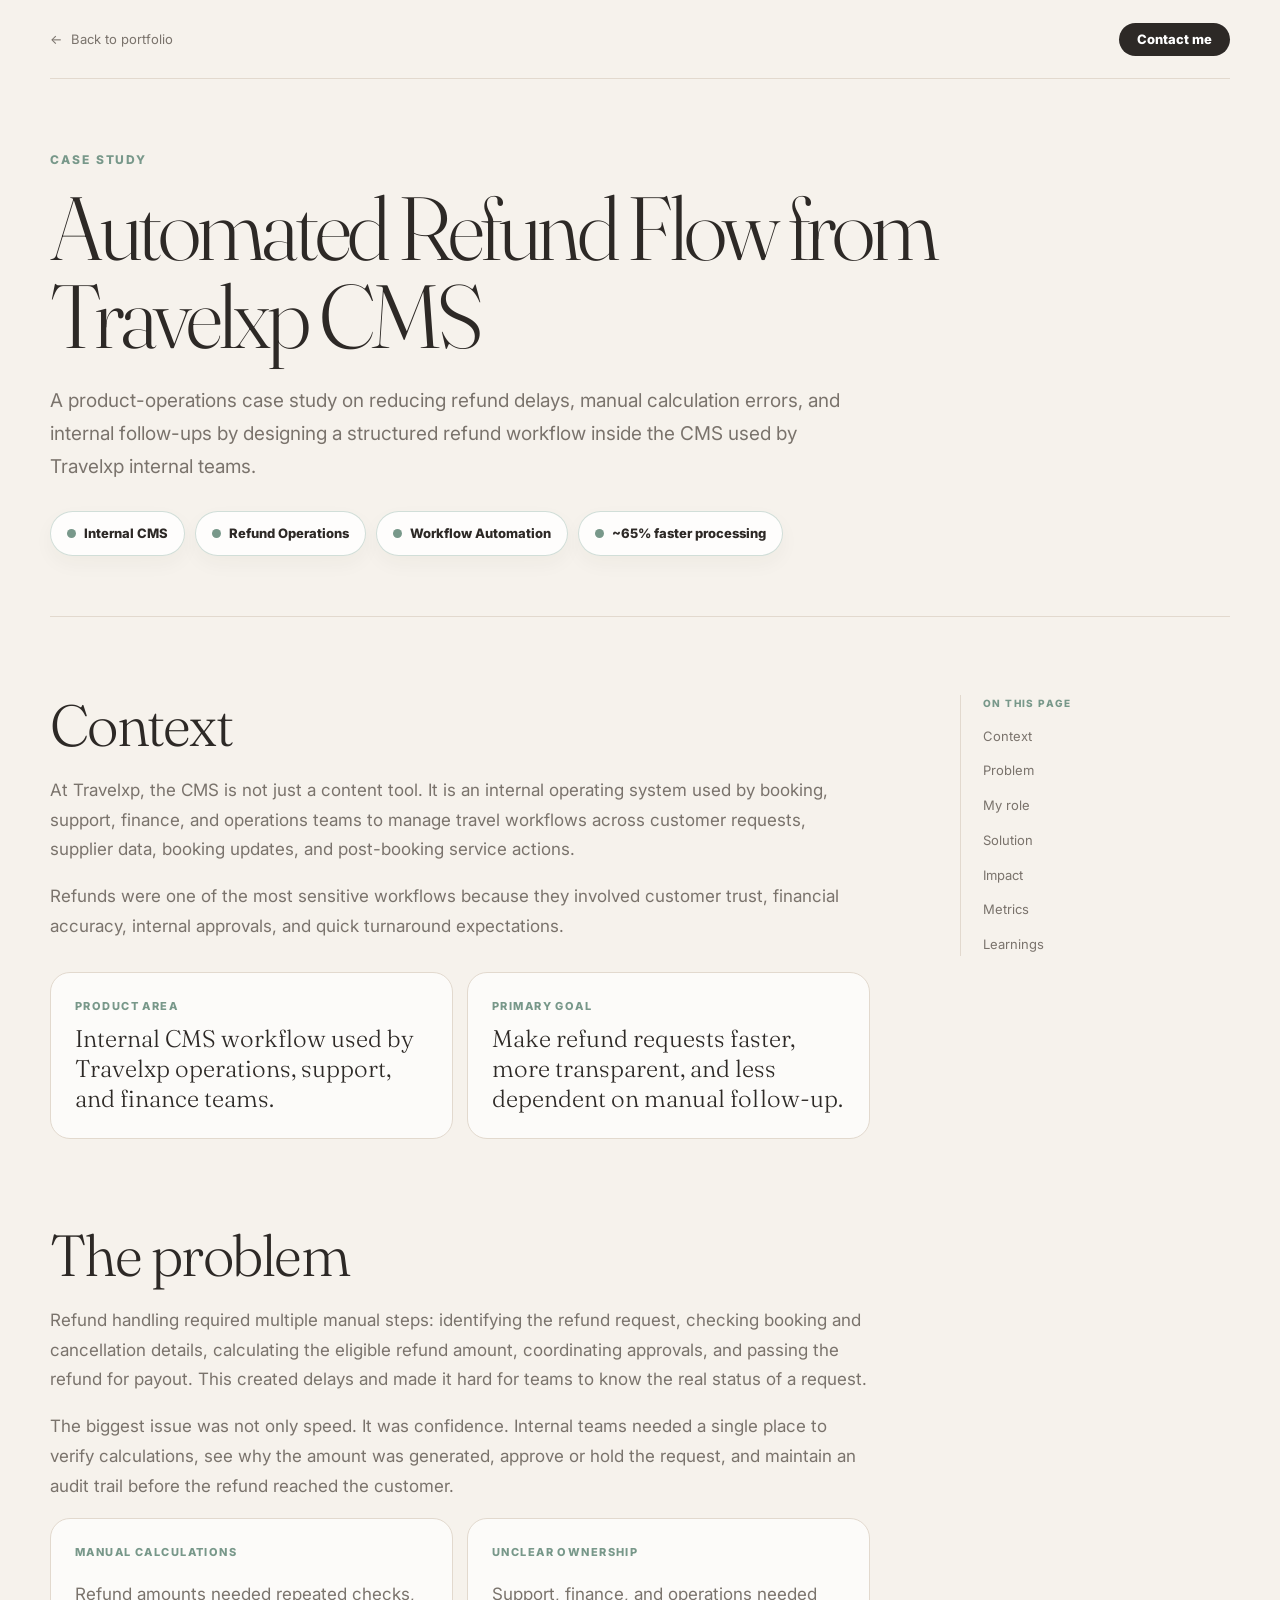
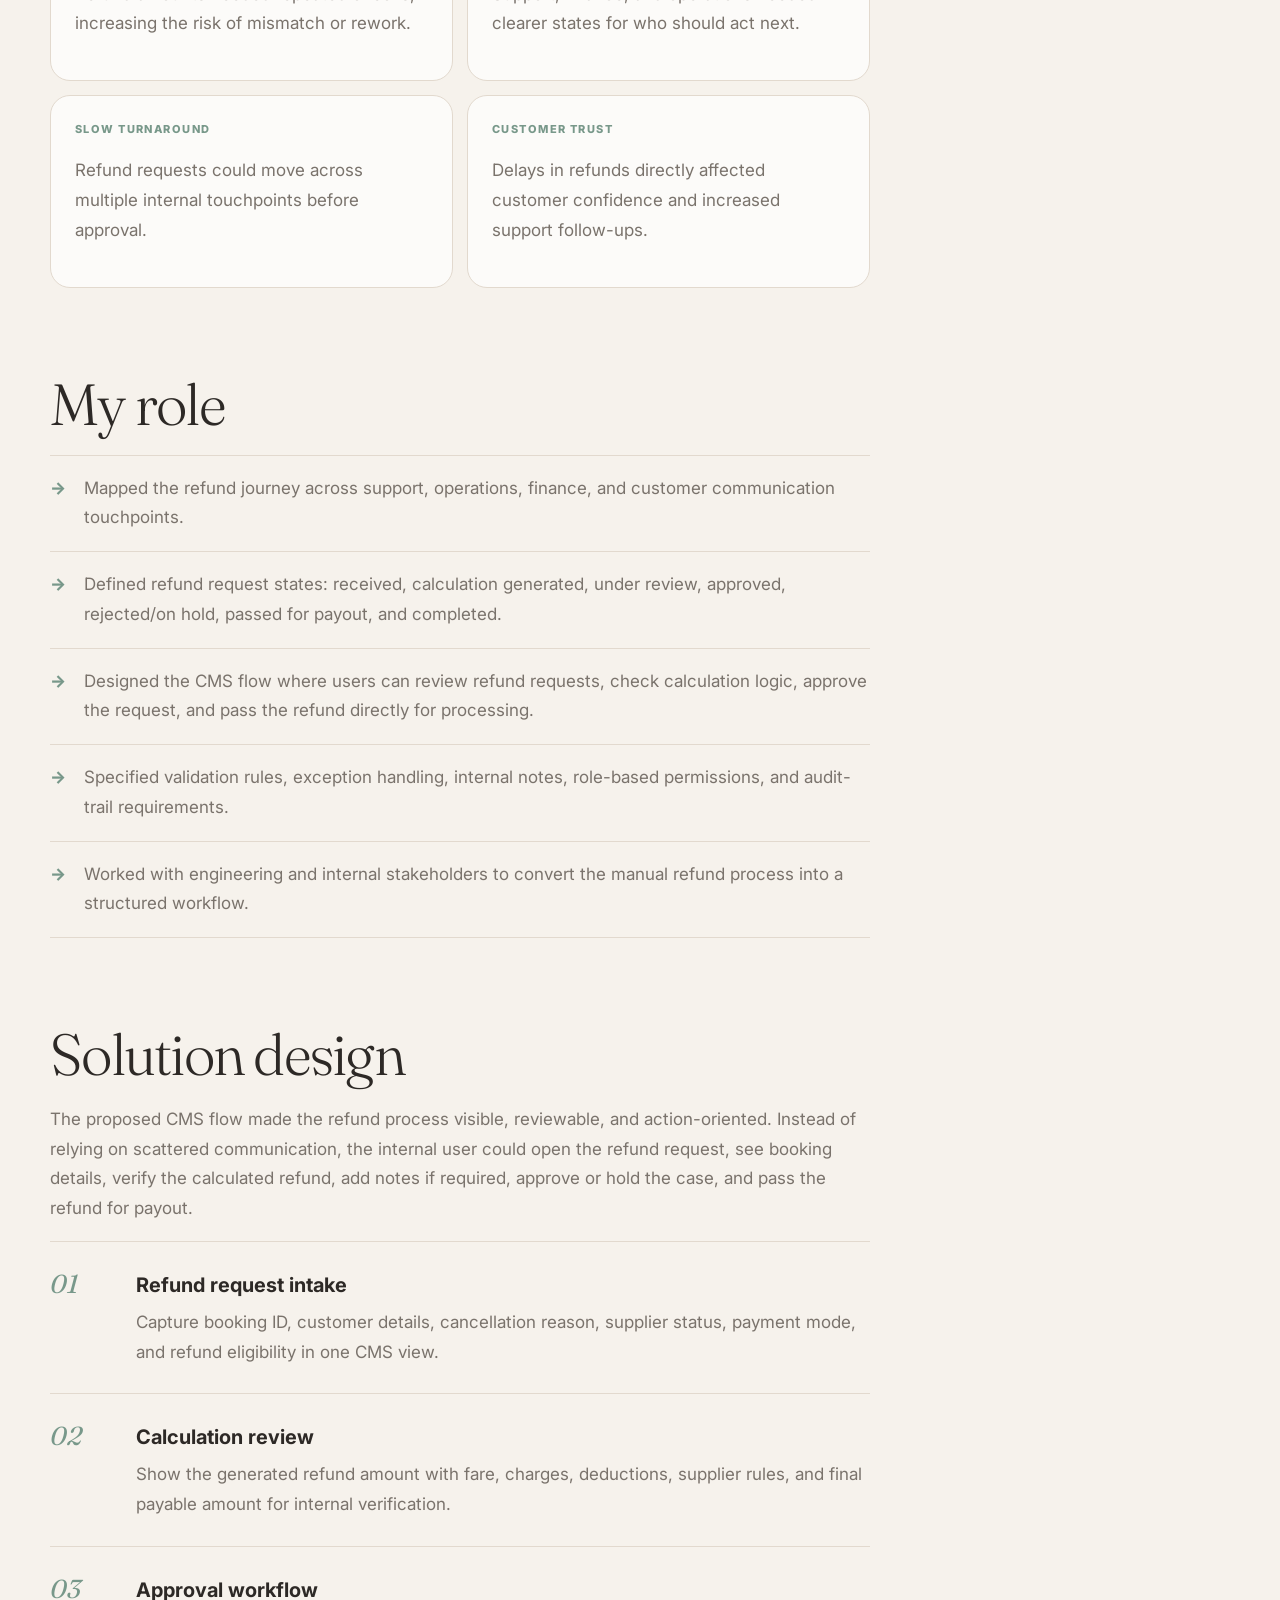
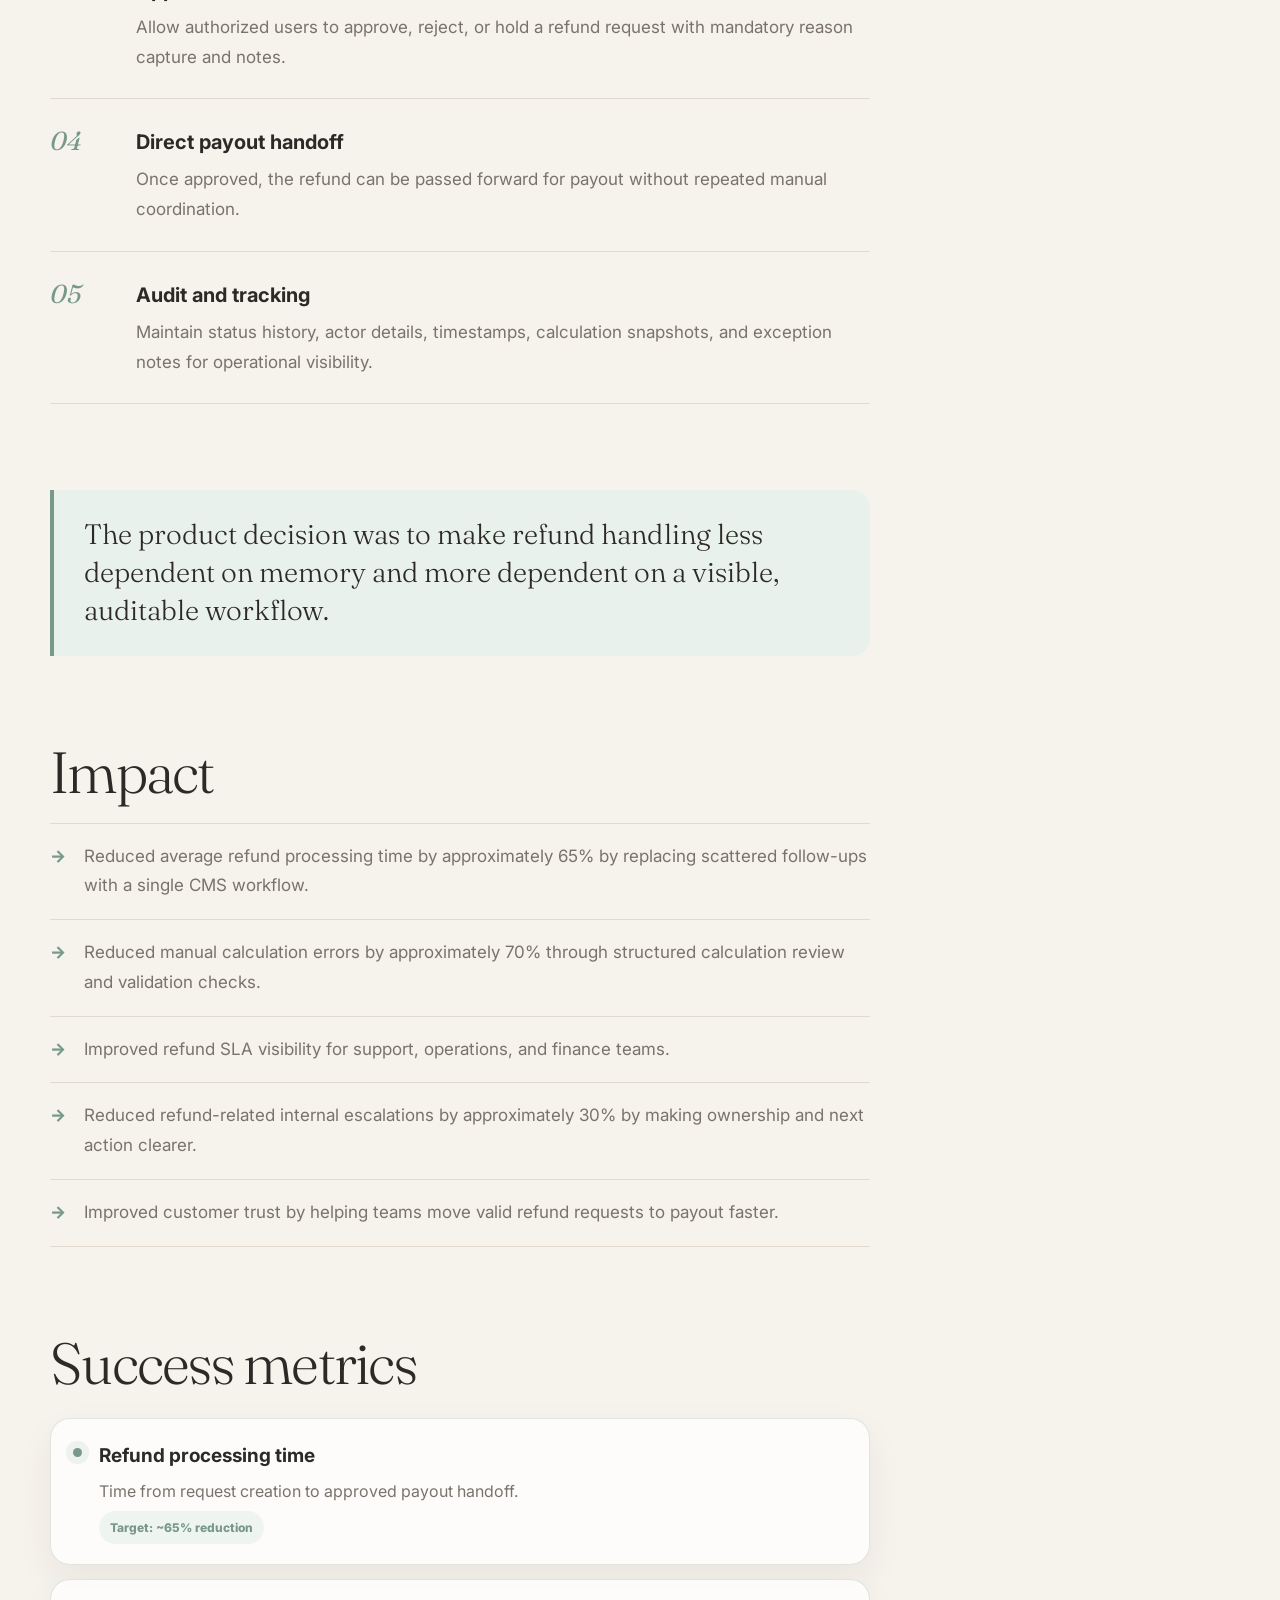
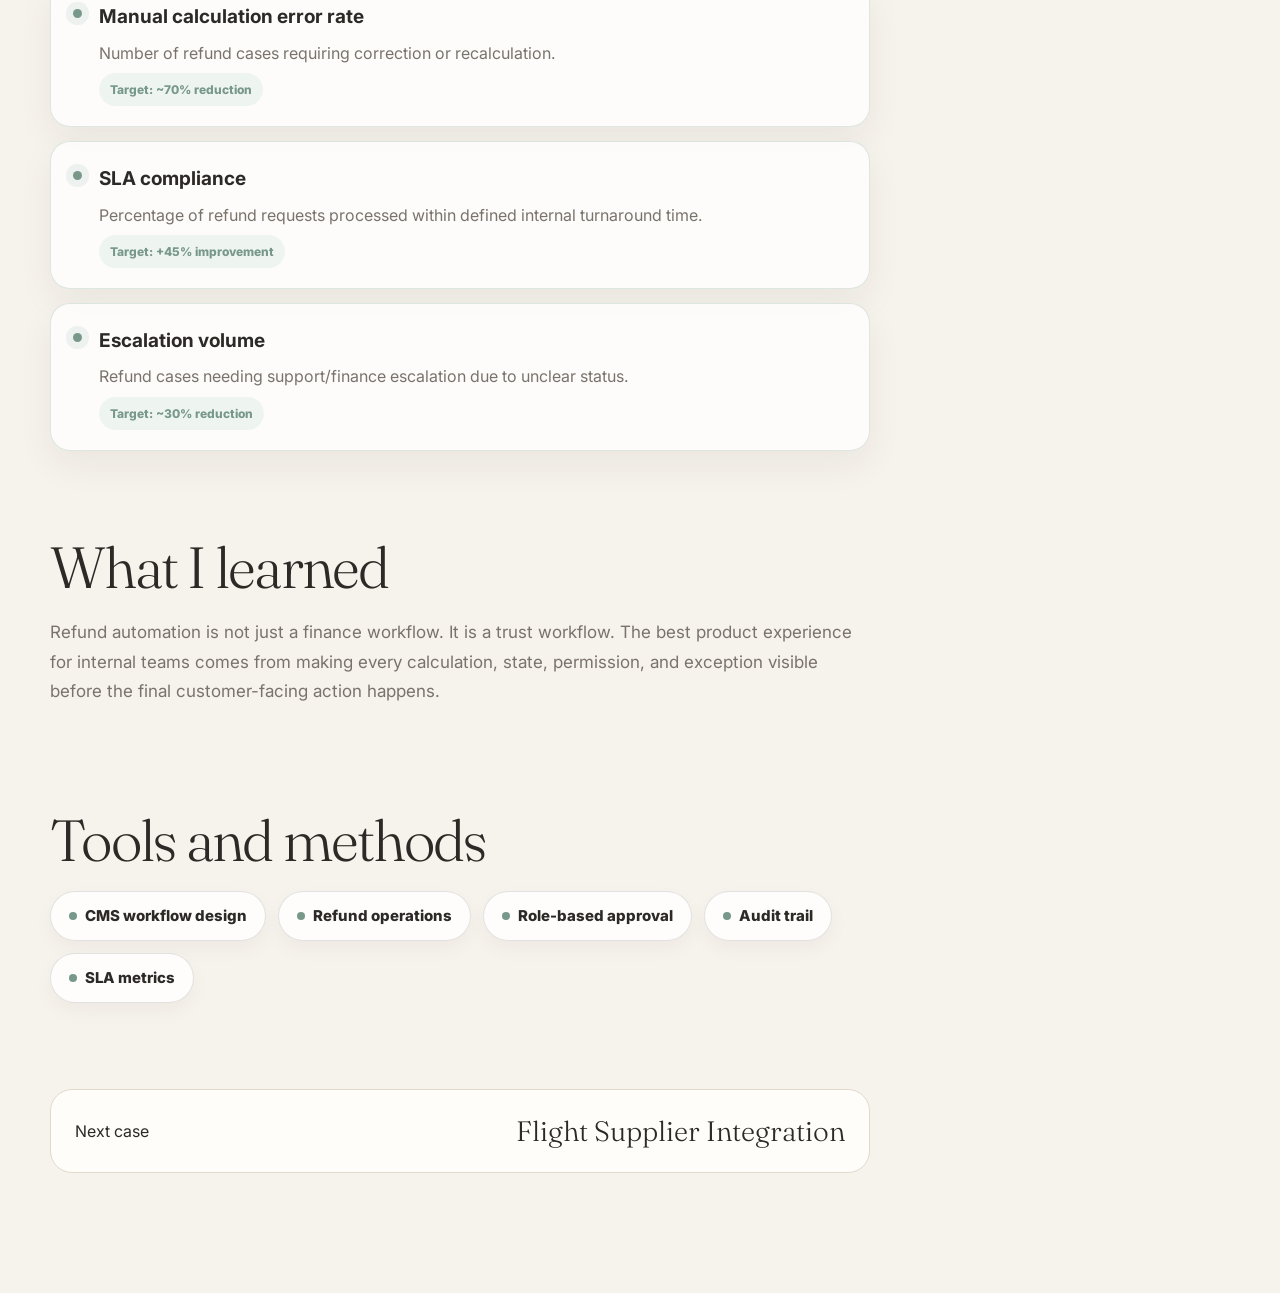
<file: case-studies/automated-refund-flow/index.html>
<!doctype html>
<html lang="en">
<head>
  <meta charset="utf-8">
  <meta name="viewport" content="width=device-width, initial-scale=1">
  <title>Automated Refund Flow from Travelxp CMS - Abhishek Wabale</title>
  <meta name="description" content="A product case study on designing an automated refund workflow inside the Travelxp internal CMS.">
  <link rel="preconnect" href="https://fonts.googleapis.com">
  <link rel="preconnect" href="https://fonts.gstatic.com" crossorigin>
  <link href="https://fonts.googleapis.com/css2?family=Fraunces:opsz,wght@9..144,300;9..144,400&family=Inter:wght@300;400;500;600;700&display=swap" rel="stylesheet">
  <link rel="stylesheet" href="../../styles/case-study.css">
</head>
<body class="case-study-page">
  <div class="case-page">
    <div class="topbar">
      <a class="back-link" href="../../index.html#work"><span>&larr;</span><span>Back to portfolio</span></a>
      <div class="top-actions"><a class="btn" href="../../index.html#contact">Contact me</a></div>
    </div>

    <section class="hero">
      <p class="eyebrow">Case Study</p>
      <h1>Automated Refund Flow from Travelxp CMS</h1>
      <p class="hero-copy">A product-operations case study on reducing refund delays, manual calculation errors, and internal follow-ups by designing a structured refund workflow inside the CMS used by Travelxp internal teams.</p>
      <div class="hero-meta">
        <div class="hero-meta-item"><span class="hero-meta-dot"></span><span>Internal CMS</span></div>
        <div class="hero-meta-item"><span class="hero-meta-dot"></span><span>Refund Operations</span></div>
        <div class="hero-meta-item"><span class="hero-meta-dot"></span><span>Workflow Automation</span></div>
        <div class="hero-meta-item"><span class="hero-meta-dot"></span><span>~65% faster processing</span></div>
      </div>
    </section>

    <div class="content-wrap">
      <main class="content">
        <section class="section" id="context">
          <h2 class="section-title">Context</h2>
          <p>At Travelxp, the CMS is not just a content tool. It is an internal operating system used by booking, support, finance, and operations teams to manage travel workflows across customer requests, supplier data, booking updates, and post-booking service actions.</p>
          <p>Refunds were one of the most sensitive workflows because they involved customer trust, financial accuracy, internal approvals, and quick turnaround expectations.</p>
          <div class="facts">
            <div class="fact"><span>Product area</span><strong>Internal CMS workflow used by Travelxp operations, support, and finance teams.</strong></div>
            <div class="fact"><span>Primary goal</span><strong>Make refund requests faster, more transparent, and less dependent on manual follow-up.</strong></div>
          </div>
        </section>

        <section class="section" id="problem">
          <h2 class="section-title">The problem</h2>
          <p>Refund handling required multiple manual steps: identifying the refund request, checking booking and cancellation details, calculating the eligible refund amount, coordinating approvals, and passing the refund for payout. This created delays and made it hard for teams to know the real status of a request.</p>
          <p>The biggest issue was not only speed. It was confidence. Internal teams needed a single place to verify calculations, see why the amount was generated, approve or hold the request, and maintain an audit trail before the refund reached the customer.</p>
          <div class="two-col">
            <div class="impact-box"><span>Manual calculations</span><p>Refund amounts needed repeated checks, increasing the risk of mismatch or rework.</p></div>
            <div class="impact-box"><span>Unclear ownership</span><p>Support, finance, and operations needed clearer states for who should act next.</p></div>
            <div class="impact-box"><span>Slow turnaround</span><p>Refund requests could move across multiple internal touchpoints before approval.</p></div>
            <div class="impact-box"><span>Customer trust</span><p>Delays in refunds directly affected customer confidence and increased support follow-ups.</p></div>
          </div>
        </section>

        <section class="section" id="role">
          <h2 class="section-title">My role</h2>
          <ul class="impact-points">
            <li>Mapped the refund journey across support, operations, finance, and customer communication touchpoints.</li>
            <li>Defined refund request states: received, calculation generated, under review, approved, rejected/on hold, passed for payout, and completed.</li>
            <li>Designed the CMS flow where users can review refund requests, check calculation logic, approve the request, and pass the refund directly for processing.</li>
            <li>Specified validation rules, exception handling, internal notes, role-based permissions, and audit-trail requirements.</li>
            <li>Worked with engineering and internal stakeholders to convert the manual refund process into a structured workflow.</li>
          </ul>
        </section>

        <section class="section" id="solution">
          <h2 class="section-title">Solution design</h2>
          <p>The proposed CMS flow made the refund process visible, reviewable, and action-oriented. Instead of relying on scattered communication, the internal user could open the refund request, see booking details, verify the calculated refund, add notes if required, approve or hold the case, and pass the refund for payout.</p>
          <div class="steps">
            <div class="step"><div class="step-no">01</div><div><h3>Refund request intake</h3><p>Capture booking ID, customer details, cancellation reason, supplier status, payment mode, and refund eligibility in one CMS view.</p></div></div>
            <div class="step"><div class="step-no">02</div><div><h3>Calculation review</h3><p>Show the generated refund amount with fare, charges, deductions, supplier rules, and final payable amount for internal verification.</p></div></div>
            <div class="step"><div class="step-no">03</div><div><h3>Approval workflow</h3><p>Allow authorized users to approve, reject, or hold a refund request with mandatory reason capture and notes.</p></div></div>
            <div class="step"><div class="step-no">04</div><div><h3>Direct payout handoff</h3><p>Once approved, the refund can be passed forward for payout without repeated manual coordination.</p></div></div>
            <div class="step"><div class="step-no">05</div><div><h3>Audit and tracking</h3><p>Maintain status history, actor details, timestamps, calculation snapshots, and exception notes for operational visibility.</p></div></div>
          </div>
        </section>

        <blockquote class="pull-quote">The product decision was to make refund handling less dependent on memory and more dependent on a visible, auditable workflow.</blockquote>

        <section class="section" id="impact">
          <h2 class="section-title">Impact</h2>
          <ul class="impact-points">
            <li>Reduced average refund processing time by approximately 65% by replacing scattered follow-ups with a single CMS workflow.</li>
            <li>Reduced manual calculation errors by approximately 70% through structured calculation review and validation checks.</li>
            <li>Improved refund SLA visibility for support, operations, and finance teams.</li>
            <li>Reduced refund-related internal escalations by approximately 30% by making ownership and next action clearer.</li>
            <li>Improved customer trust by helping teams move valid refund requests to payout faster.</li>
          </ul>
        </section>

        <section class="section" id="metrics">
          <h2 class="section-title">Success metrics</h2>
          <ul class="metric-card-list">
            <li><strong>Refund processing time</strong><span>Time from request creation to approved payout handoff.</span><em>Target: ~65% reduction</em></li>
            <li><strong>Manual calculation error rate</strong><span>Number of refund cases requiring correction or recalculation.</span><em>Target: ~70% reduction</em></li>
            <li><strong>SLA compliance</strong><span>Percentage of refund requests processed within defined internal turnaround time.</span><em>Target: +45% improvement</em></li>
            <li><strong>Escalation volume</strong><span>Refund cases needing support/finance escalation due to unclear status.</span><em>Target: ~30% reduction</em></li>
          </ul>
        </section>

        <section class="section" id="learning">
          <h2 class="section-title">What I learned</h2>
          <p>Refund automation is not just a finance workflow. It is a trust workflow. The best product experience for internal teams comes from making every calculation, state, permission, and exception visible before the final customer-facing action happens.</p>
        </section>

        <section class="section" id="tools">
          <h2 class="section-title">Tools and methods</h2>
          <div class="case-chip-list"><span class="chip">CMS workflow design</span><span class="chip">Refund operations</span><span class="chip">Role-based approval</span><span class="chip">Audit trail</span><span class="chip">SLA metrics</span></div>
        </section>

        <a class="next-case" href="../flight-supplier-integration/"><span>Next case</span><strong>Flight Supplier Integration</strong></a>
      </main>

      <aside class="case-index">
        <span>On this page</span>
        <a href="#context">Context</a>
        <a href="#problem">Problem</a>
        <a href="#role">My role</a>
        <a href="#solution">Solution</a>
        <a href="#impact">Impact</a>
        <a href="#metrics">Metrics</a>
        <a href="#learning">Learnings</a>
      </aside>
    </div>
  </div>
</body>
</html>
</file>
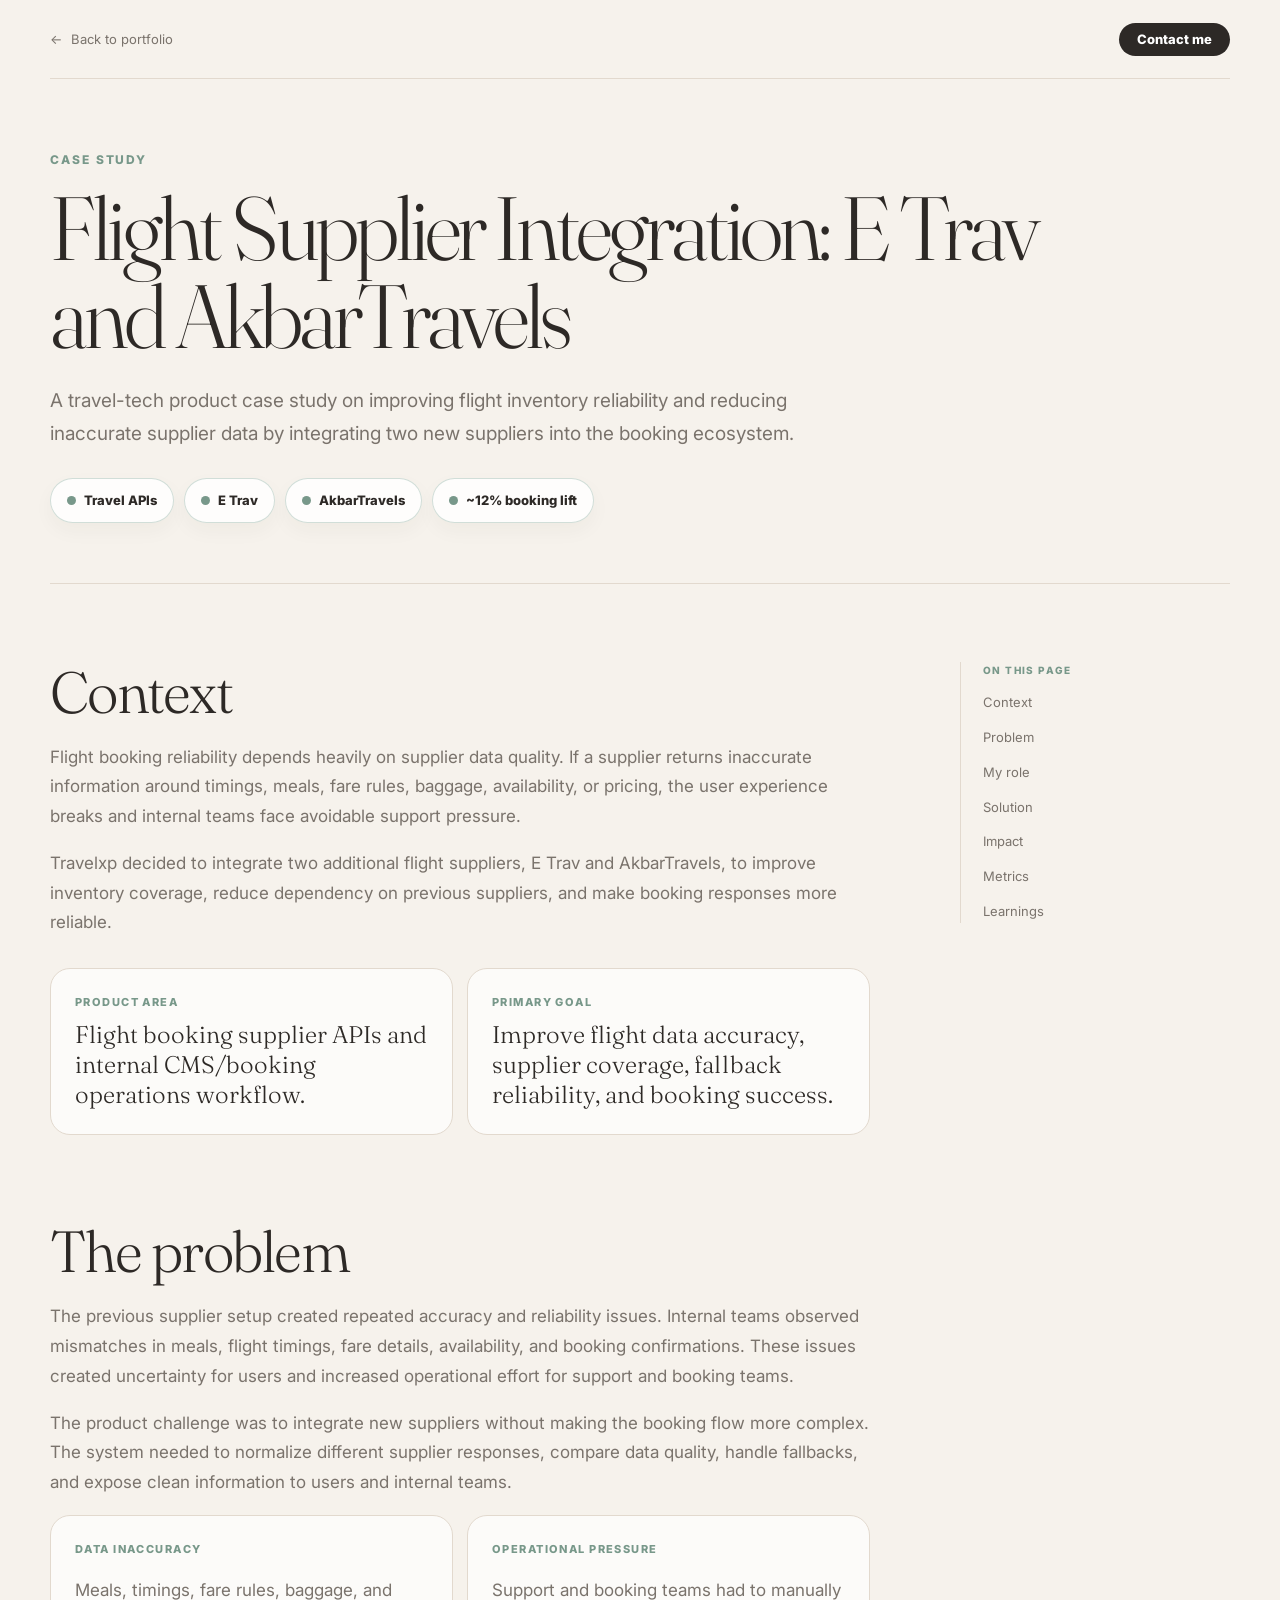
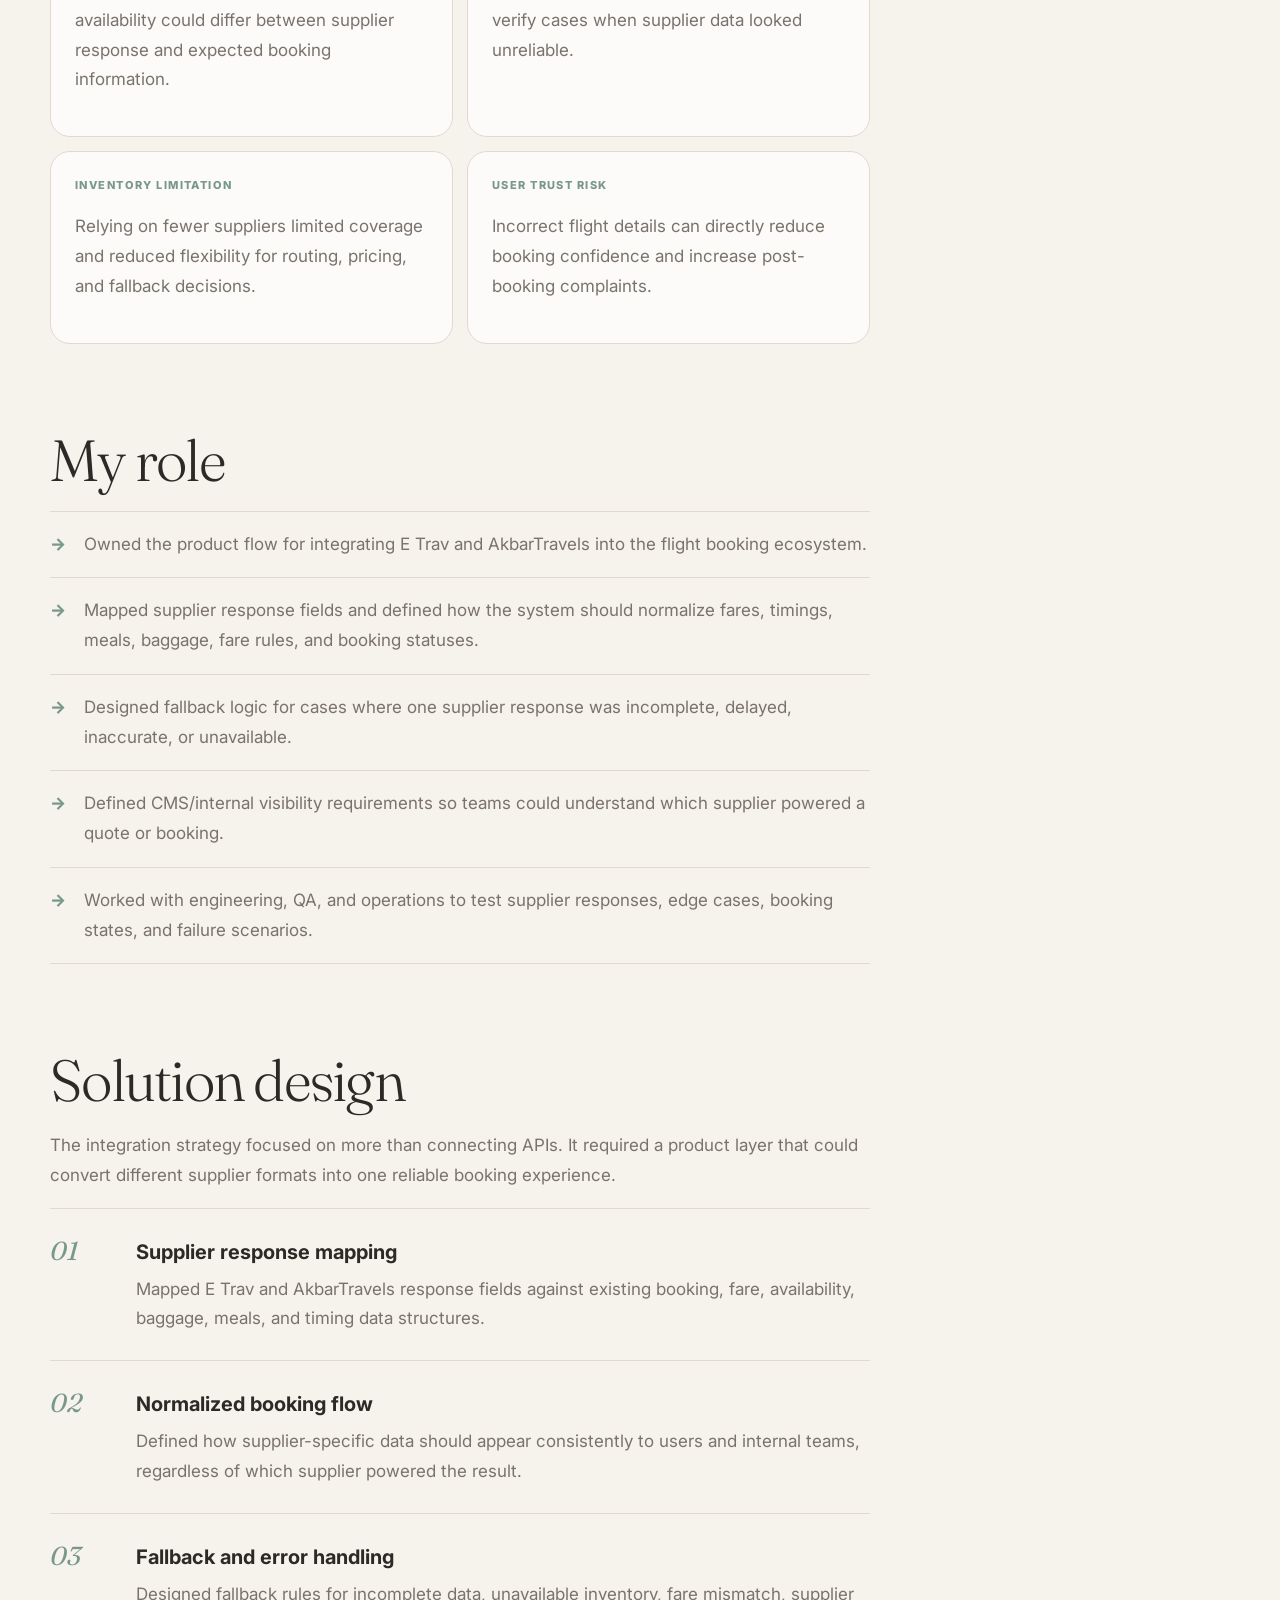
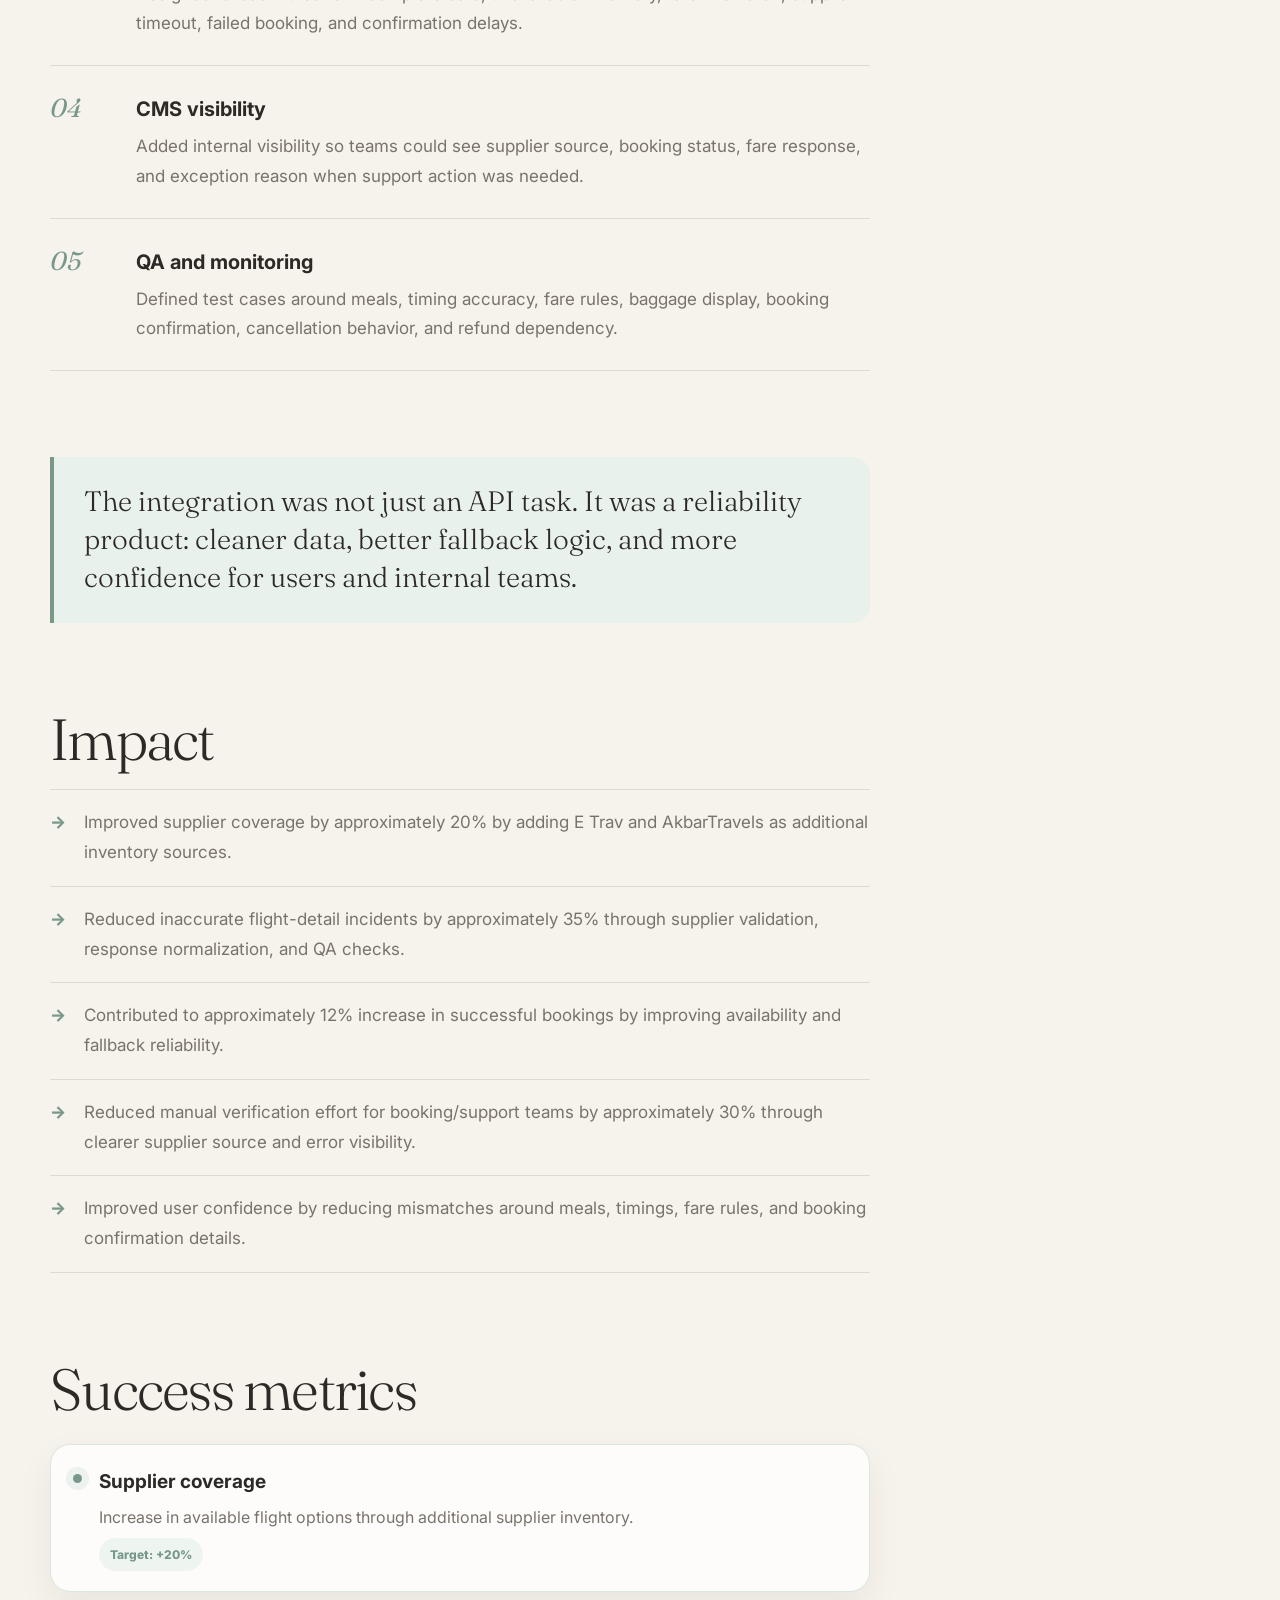
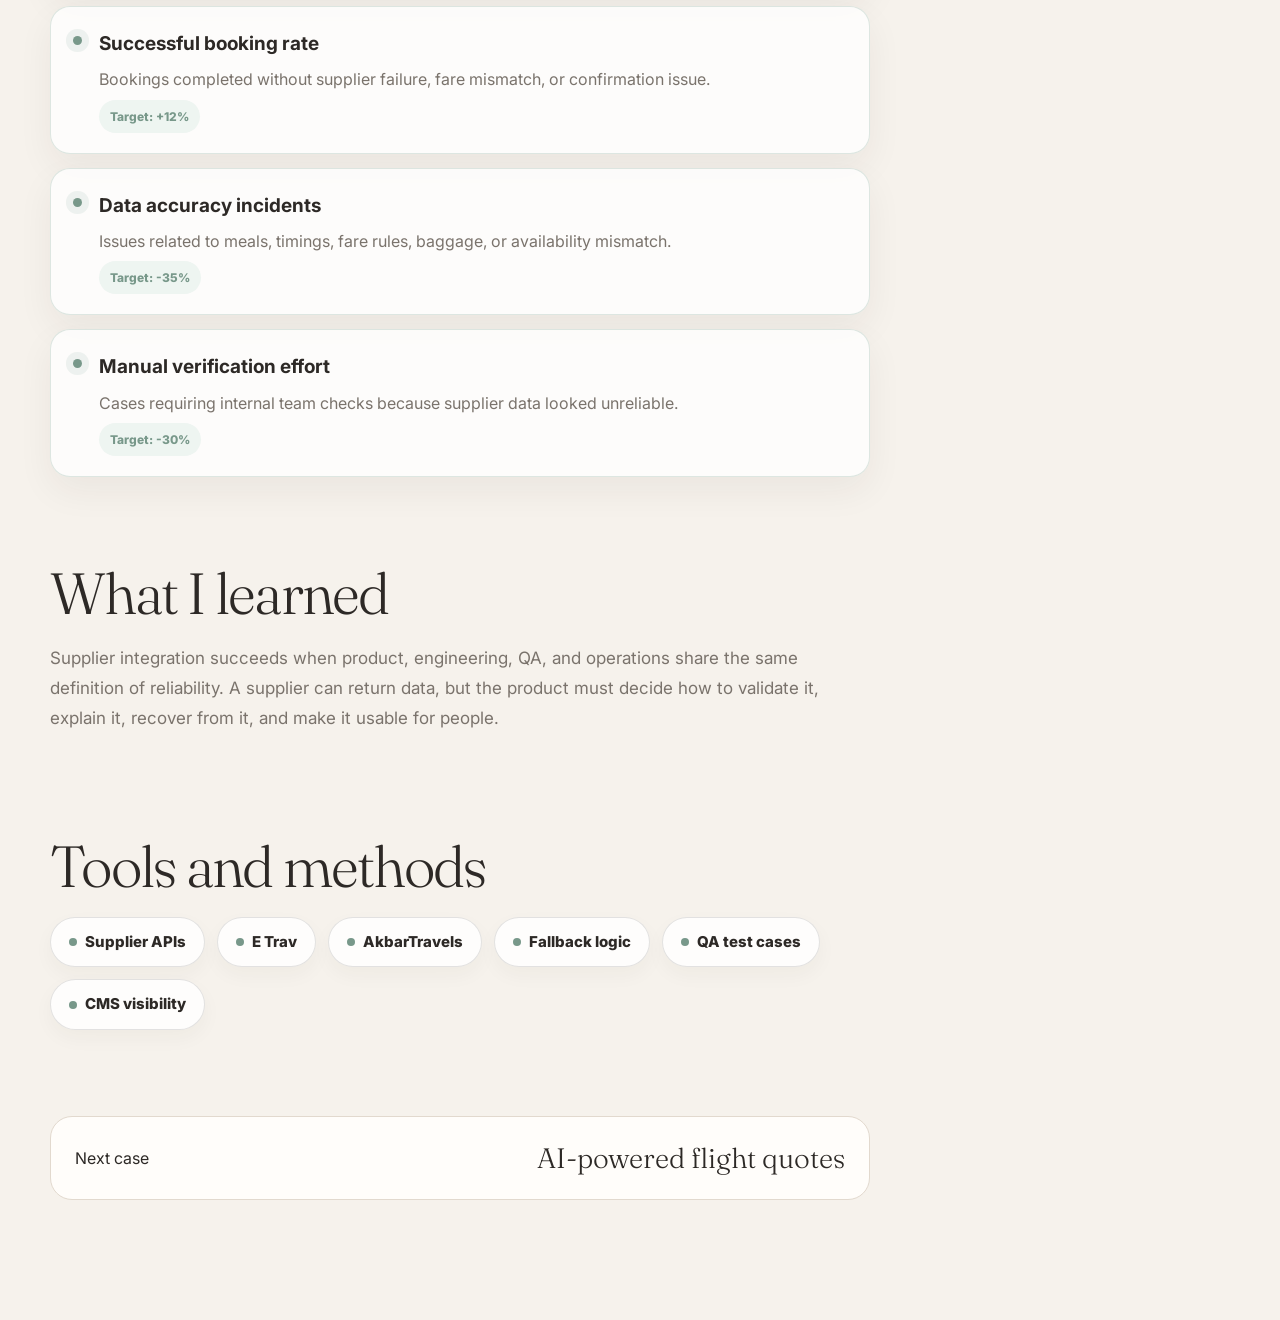
<file: case-studies/flight-supplier-integration/index.html>
<!doctype html>
<html lang="en">
<head>
  <meta charset="utf-8">
  <meta name="viewport" content="width=device-width, initial-scale=1">
  <title>Flight Supplier Integration - Abhishek Wabale</title>
  <meta name="description" content="A product case study on integrating E Trav and AkbarTravels suppliers to improve flight data accuracy and booking reliability.">
  <link rel="preconnect" href="https://fonts.googleapis.com">
  <link rel="preconnect" href="https://fonts.gstatic.com" crossorigin>
  <link href="https://fonts.googleapis.com/css2?family=Fraunces:opsz,wght@9..144,300;9..144,400&family=Inter:wght@300;400;500;600;700&display=swap" rel="stylesheet">
  <link rel="stylesheet" href="../../styles/case-study.css">
</head>
<body class="case-study-page">
  <div class="case-page">
    <div class="topbar">
      <a class="back-link" href="../../index.html#work"><span>&larr;</span><span>Back to portfolio</span></a>
      <div class="top-actions"><a class="btn" href="../../index.html#contact">Contact me</a></div>
    </div>

    <section class="hero">
      <p class="eyebrow">Case Study</p>
      <h1>Flight Supplier Integration: E Trav and AkbarTravels</h1>
      <p class="hero-copy">A travel-tech product case study on improving flight inventory reliability and reducing inaccurate supplier data by integrating two new suppliers into the booking ecosystem.</p>
      <div class="hero-meta">
        <div class="hero-meta-item"><span class="hero-meta-dot"></span><span>Travel APIs</span></div>
        <div class="hero-meta-item"><span class="hero-meta-dot"></span><span>E Trav</span></div>
        <div class="hero-meta-item"><span class="hero-meta-dot"></span><span>AkbarTravels</span></div>
        <div class="hero-meta-item"><span class="hero-meta-dot"></span><span>~12% booking lift</span></div>
      </div>
    </section>

    <div class="content-wrap">
      <main class="content">
        <section class="section" id="context">
          <h2 class="section-title">Context</h2>
          <p>Flight booking reliability depends heavily on supplier data quality. If a supplier returns inaccurate information around timings, meals, fare rules, baggage, availability, or pricing, the user experience breaks and internal teams face avoidable support pressure.</p>
          <p>Travelxp decided to integrate two additional flight suppliers, E Trav and AkbarTravels, to improve inventory coverage, reduce dependency on previous suppliers, and make booking responses more reliable.</p>
          <div class="facts">
            <div class="fact"><span>Product area</span><strong>Flight booking supplier APIs and internal CMS/booking operations workflow.</strong></div>
            <div class="fact"><span>Primary goal</span><strong>Improve flight data accuracy, supplier coverage, fallback reliability, and booking success.</strong></div>
          </div>
        </section>

        <section class="section" id="problem">
          <h2 class="section-title">The problem</h2>
          <p>The previous supplier setup created repeated accuracy and reliability issues. Internal teams observed mismatches in meals, flight timings, fare details, availability, and booking confirmations. These issues created uncertainty for users and increased operational effort for support and booking teams.</p>
          <p>The product challenge was to integrate new suppliers without making the booking flow more complex. The system needed to normalize different supplier responses, compare data quality, handle fallbacks, and expose clean information to users and internal teams.</p>
          <div class="two-col">
            <div class="impact-box"><span>Data inaccuracy</span><p>Meals, timings, fare rules, baggage, and availability could differ between supplier response and expected booking information.</p></div>
            <div class="impact-box"><span>Operational pressure</span><p>Support and booking teams had to manually verify cases when supplier data looked unreliable.</p></div>
            <div class="impact-box"><span>Inventory limitation</span><p>Relying on fewer suppliers limited coverage and reduced flexibility for routing, pricing, and fallback decisions.</p></div>
            <div class="impact-box"><span>User trust risk</span><p>Incorrect flight details can directly reduce booking confidence and increase post-booking complaints.</p></div>
          </div>
        </section>

        <section class="section" id="role">
          <h2 class="section-title">My role</h2>
          <ul class="impact-points">
            <li>Owned the product flow for integrating E Trav and AkbarTravels into the flight booking ecosystem.</li>
            <li>Mapped supplier response fields and defined how the system should normalize fares, timings, meals, baggage, fare rules, and booking statuses.</li>
            <li>Designed fallback logic for cases where one supplier response was incomplete, delayed, inaccurate, or unavailable.</li>
            <li>Defined CMS/internal visibility requirements so teams could understand which supplier powered a quote or booking.</li>
            <li>Worked with engineering, QA, and operations to test supplier responses, edge cases, booking states, and failure scenarios.</li>
          </ul>
        </section>

        <section class="section" id="solution">
          <h2 class="section-title">Solution design</h2>
          <p>The integration strategy focused on more than connecting APIs. It required a product layer that could convert different supplier formats into one reliable booking experience.</p>
          <div class="steps">
            <div class="step"><div class="step-no">01</div><div><h3>Supplier response mapping</h3><p>Mapped E Trav and AkbarTravels response fields against existing booking, fare, availability, baggage, meals, and timing data structures.</p></div></div>
            <div class="step"><div class="step-no">02</div><div><h3>Normalized booking flow</h3><p>Defined how supplier-specific data should appear consistently to users and internal teams, regardless of which supplier powered the result.</p></div></div>
            <div class="step"><div class="step-no">03</div><div><h3>Fallback and error handling</h3><p>Designed fallback rules for incomplete data, unavailable inventory, fare mismatch, supplier timeout, failed booking, and confirmation delays.</p></div></div>
            <div class="step"><div class="step-no">04</div><div><h3>CMS visibility</h3><p>Added internal visibility so teams could see supplier source, booking status, fare response, and exception reason when support action was needed.</p></div></div>
            <div class="step"><div class="step-no">05</div><div><h3>QA and monitoring</h3><p>Defined test cases around meals, timing accuracy, fare rules, baggage display, booking confirmation, cancellation behavior, and refund dependency.</p></div></div>
          </div>
        </section>

        <blockquote class="pull-quote">The integration was not just an API task. It was a reliability product: cleaner data, better fallback logic, and more confidence for users and internal teams.</blockquote>

        <section class="section" id="impact">
          <h2 class="section-title">Impact</h2>
          <ul class="impact-points">
            <li>Improved supplier coverage by approximately 20% by adding E Trav and AkbarTravels as additional inventory sources.</li>
            <li>Reduced inaccurate flight-detail incidents by approximately 35% through supplier validation, response normalization, and QA checks.</li>
            <li>Contributed to approximately 12% increase in successful bookings by improving availability and fallback reliability.</li>
            <li>Reduced manual verification effort for booking/support teams by approximately 30% through clearer supplier source and error visibility.</li>
            <li>Improved user confidence by reducing mismatches around meals, timings, fare rules, and booking confirmation details.</li>
          </ul>
        </section>

        <section class="section" id="metrics">
          <h2 class="section-title">Success metrics</h2>
          <ul class="metric-card-list">
            <li><strong>Supplier coverage</strong><span>Increase in available flight options through additional supplier inventory.</span><em>Target: +20%</em></li>
            <li><strong>Successful booking rate</strong><span>Bookings completed without supplier failure, fare mismatch, or confirmation issue.</span><em>Target: +12%</em></li>
            <li><strong>Data accuracy incidents</strong><span>Issues related to meals, timings, fare rules, baggage, or availability mismatch.</span><em>Target: -35%</em></li>
            <li><strong>Manual verification effort</strong><span>Cases requiring internal team checks because supplier data looked unreliable.</span><em>Target: -30%</em></li>
          </ul>
        </section>

        <section class="section" id="learning">
          <h2 class="section-title">What I learned</h2>
          <p>Supplier integration succeeds when product, engineering, QA, and operations share the same definition of reliability. A supplier can return data, but the product must decide how to validate it, explain it, recover from it, and make it usable for people.</p>
        </section>

        <section class="section" id="tools">
          <h2 class="section-title">Tools and methods</h2>
          <div class="case-chip-list"><span class="chip">Supplier APIs</span><span class="chip">E Trav</span><span class="chip">AkbarTravels</span><span class="chip">Fallback logic</span><span class="chip">QA test cases</span><span class="chip">CMS visibility</span></div>
        </section>

        <a class="next-case" href="../project-one/"><span>Next case</span><strong>AI-powered flight quotes</strong></a>
      </main>

      <aside class="case-index">
        <span>On this page</span>
        <a href="#context">Context</a>
        <a href="#problem">Problem</a>
        <a href="#role">My role</a>
        <a href="#solution">Solution</a>
        <a href="#impact">Impact</a>
        <a href="#metrics">Metrics</a>
        <a href="#learning">Learnings</a>
      </aside>
    </div>
  </div>
</body>
</html>
</file>
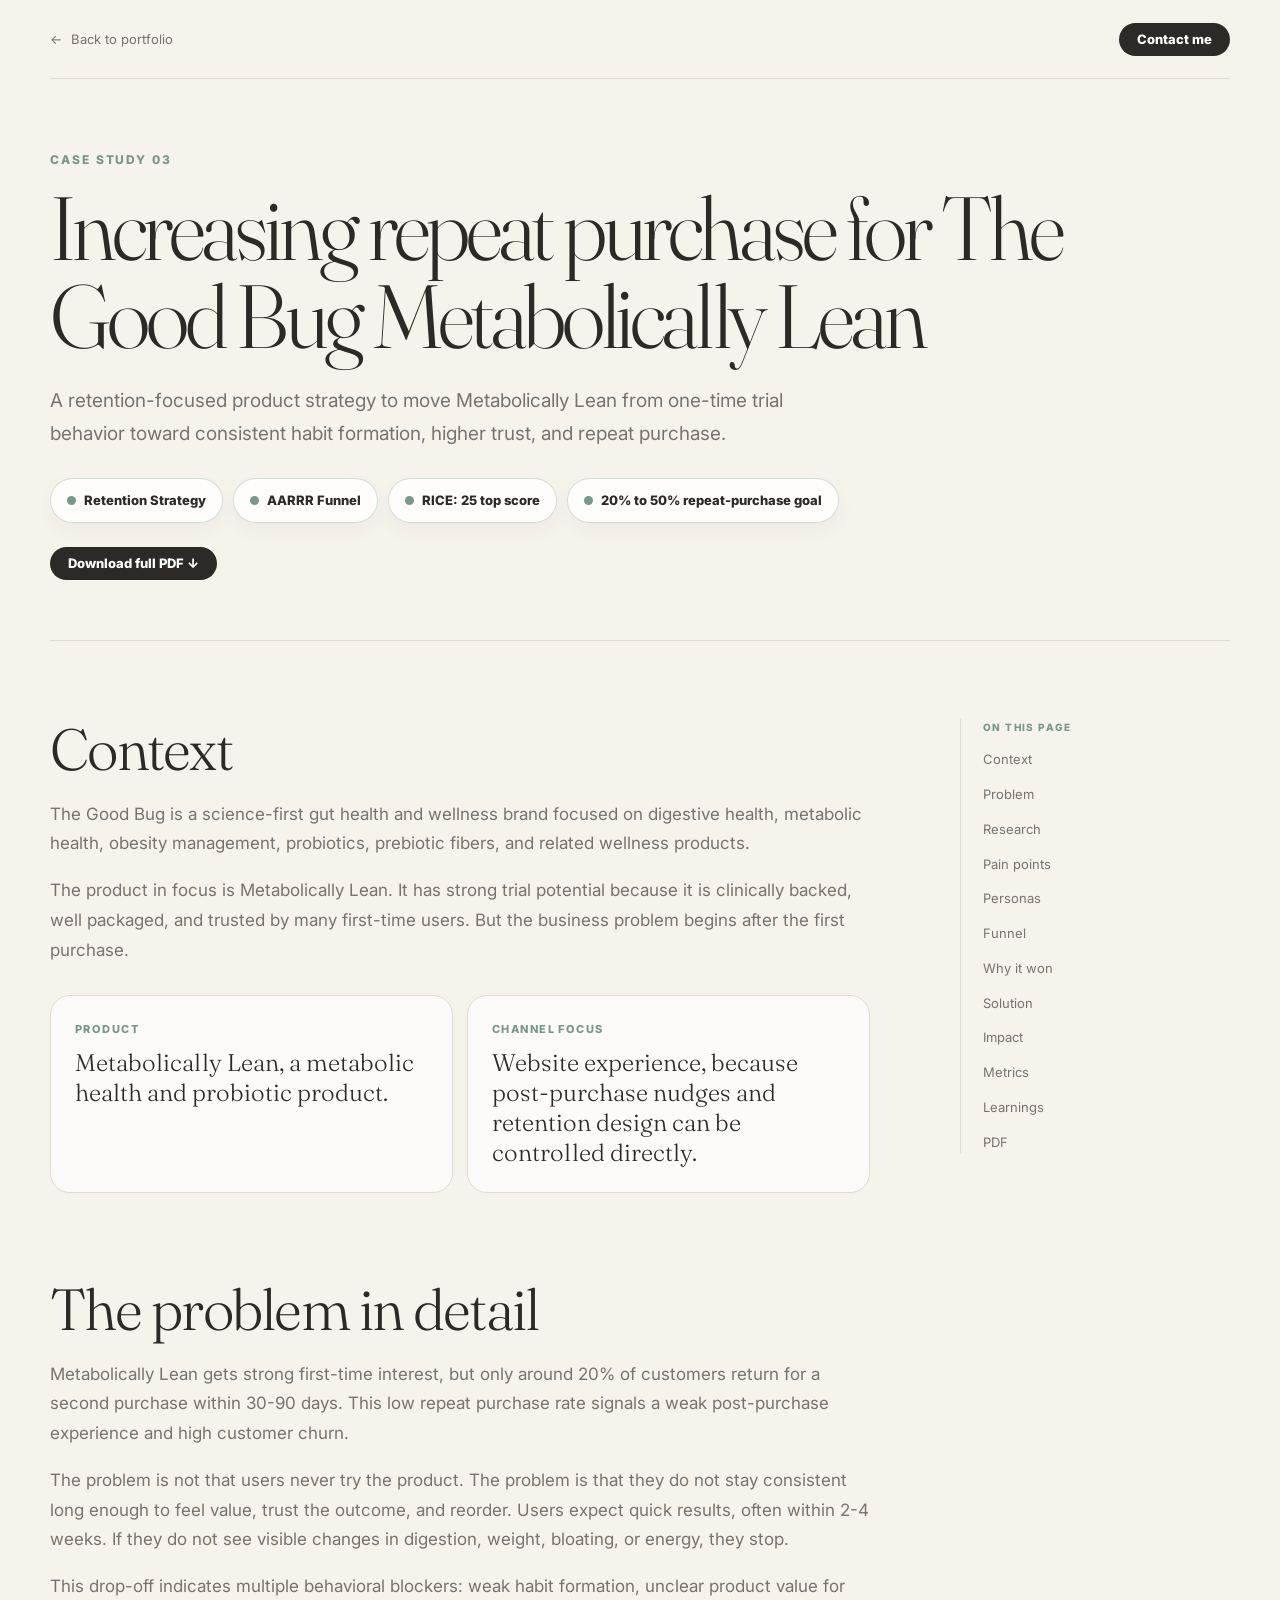
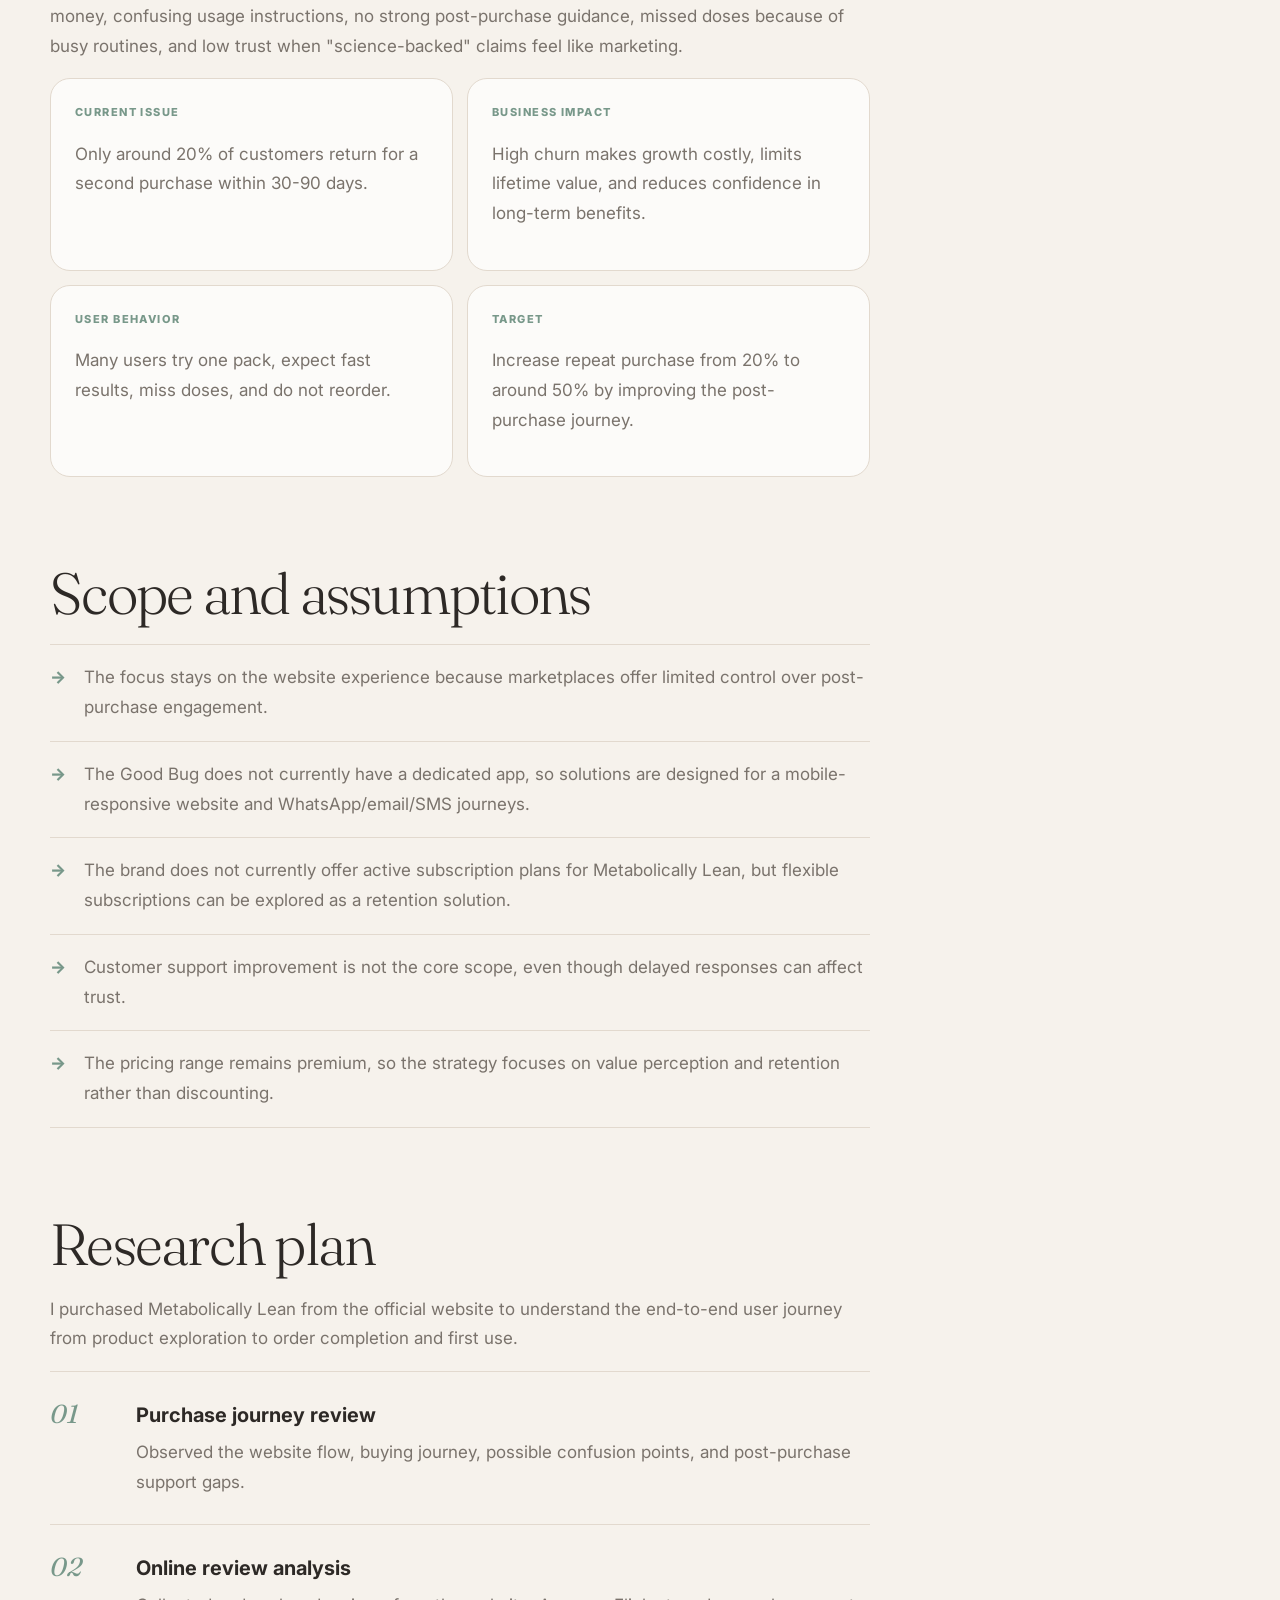
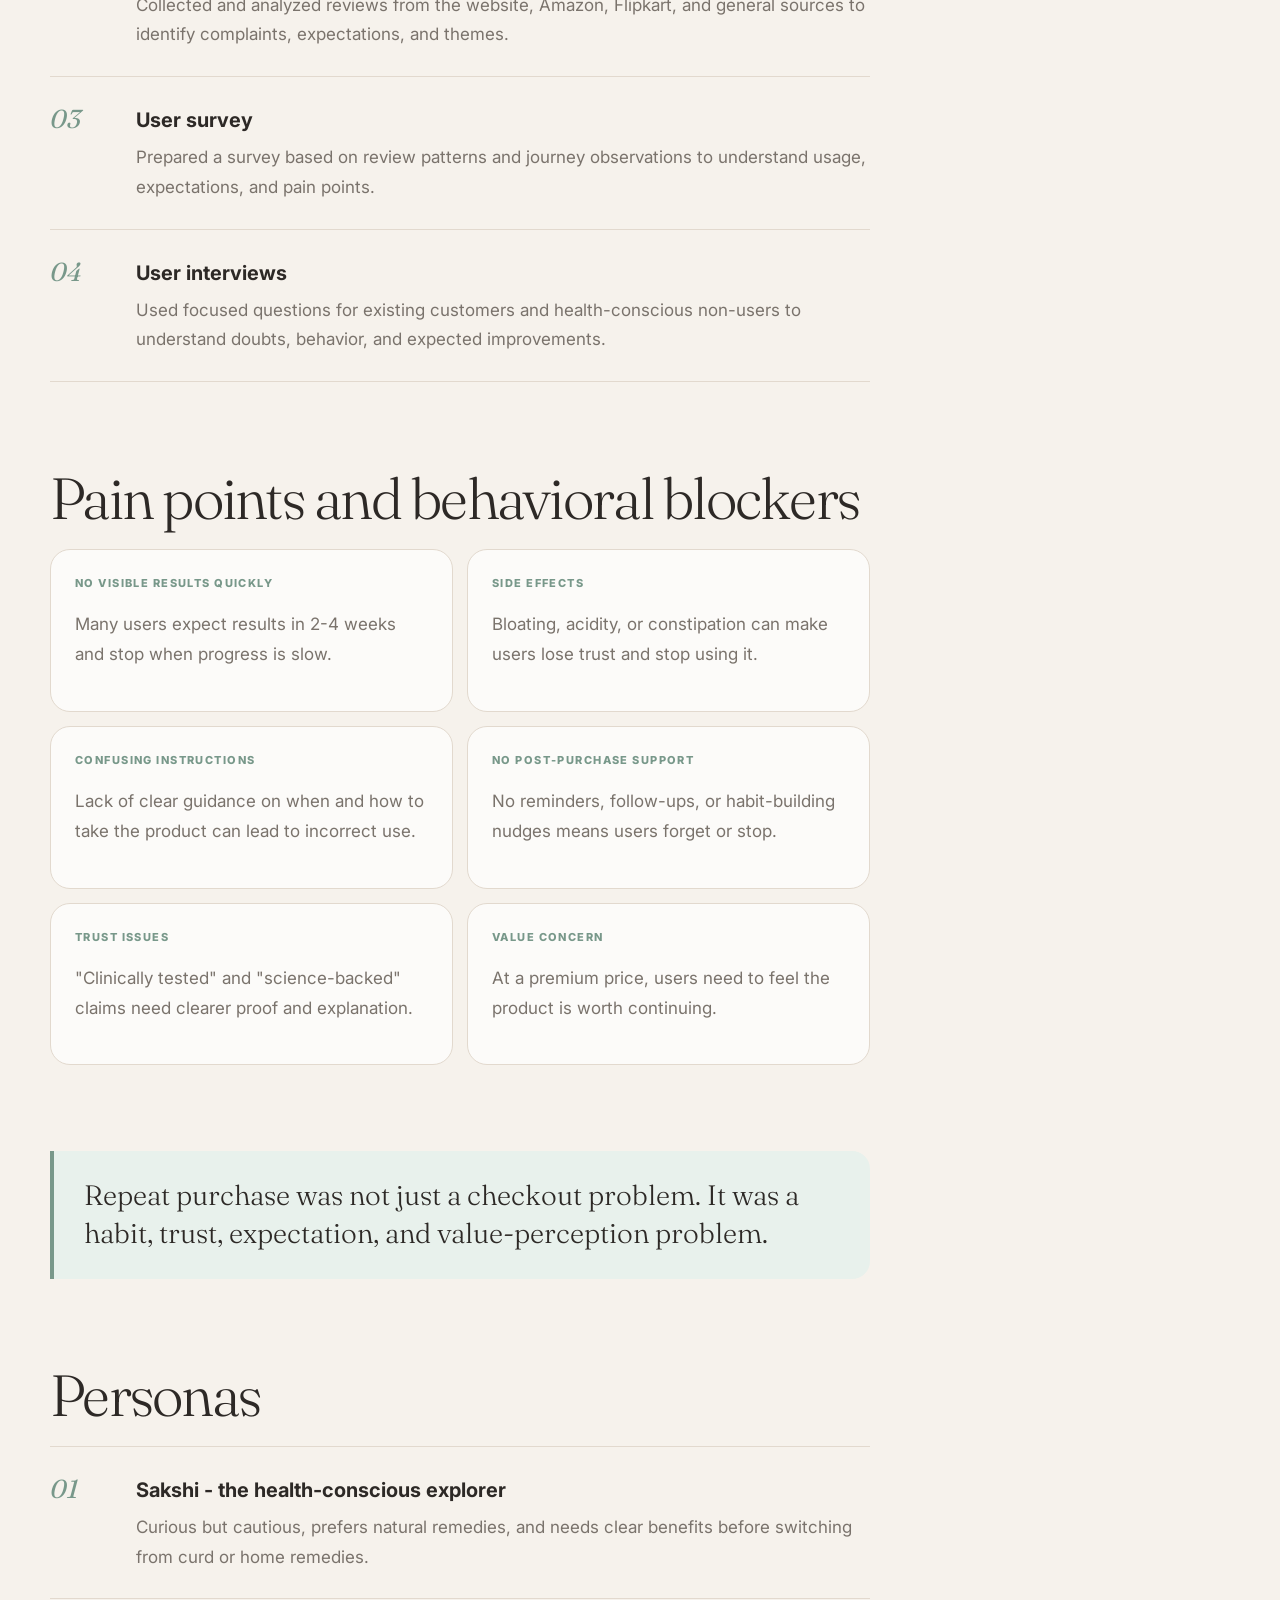
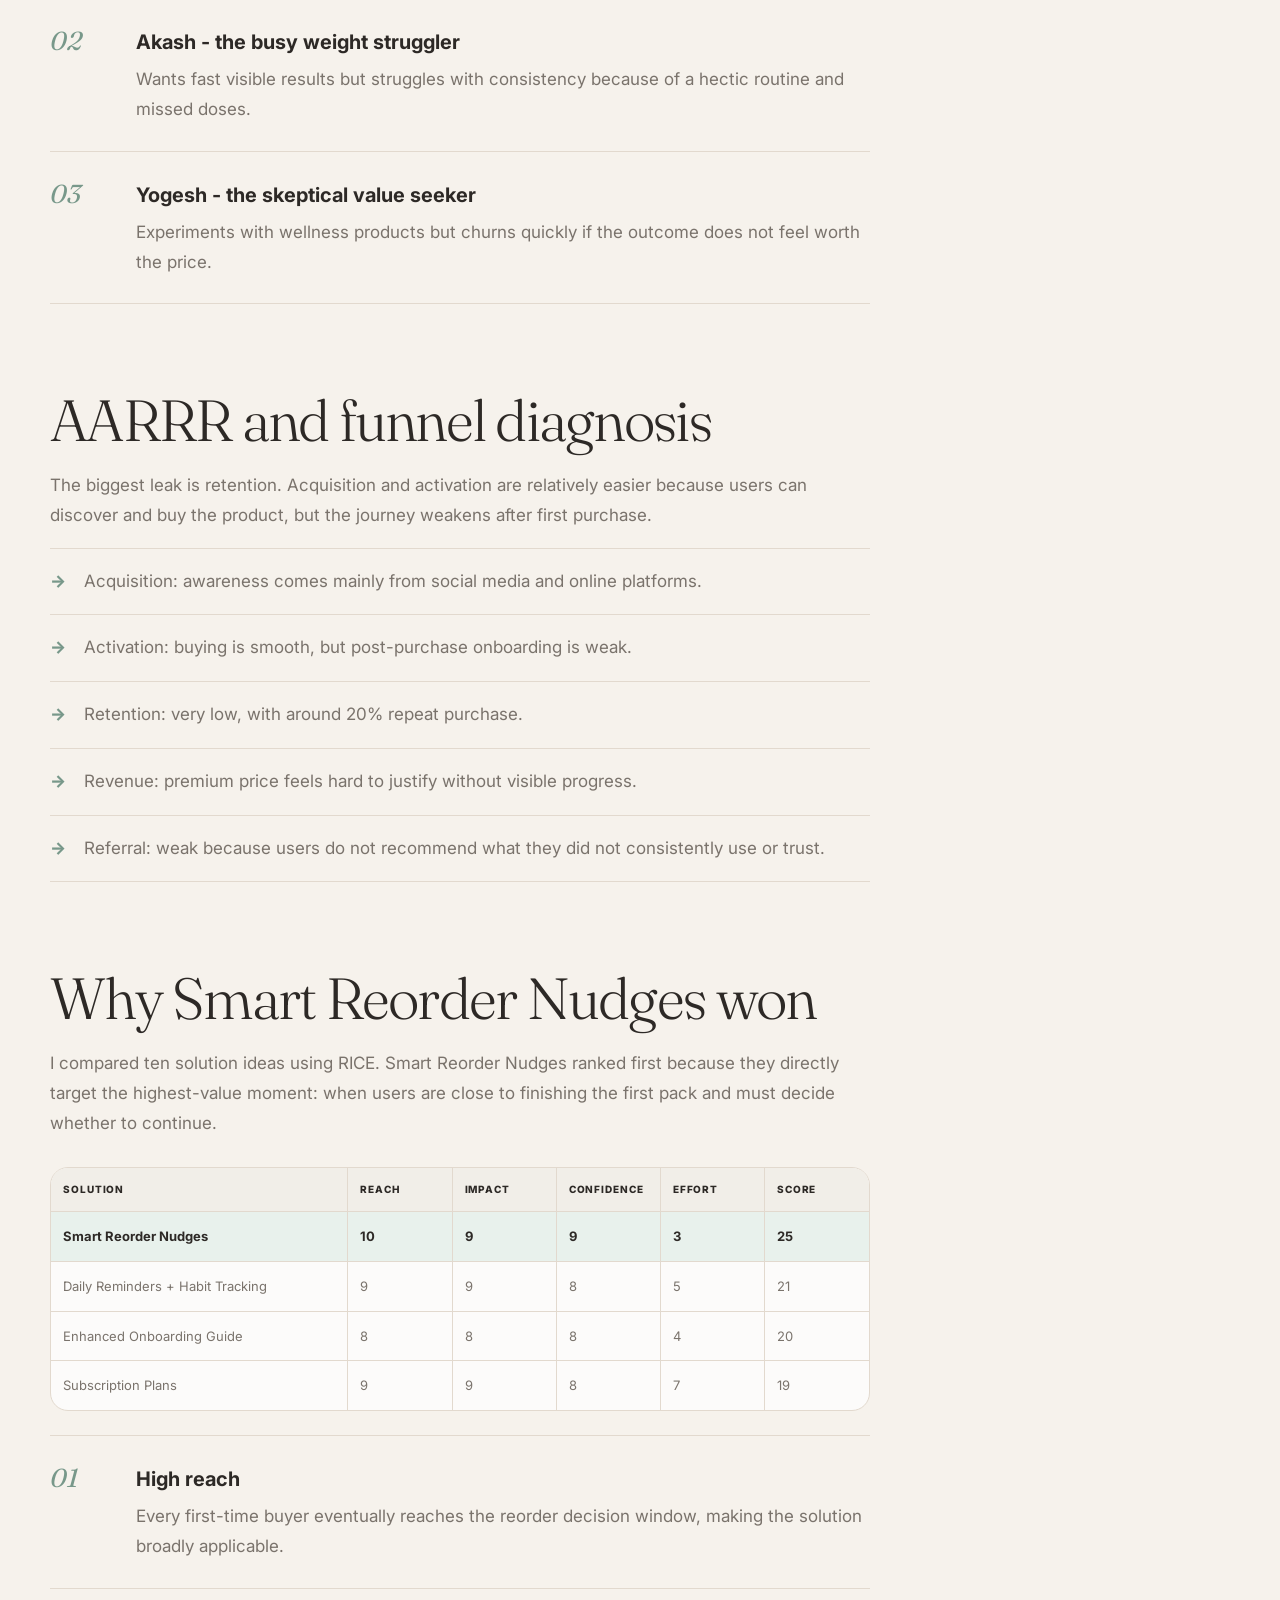
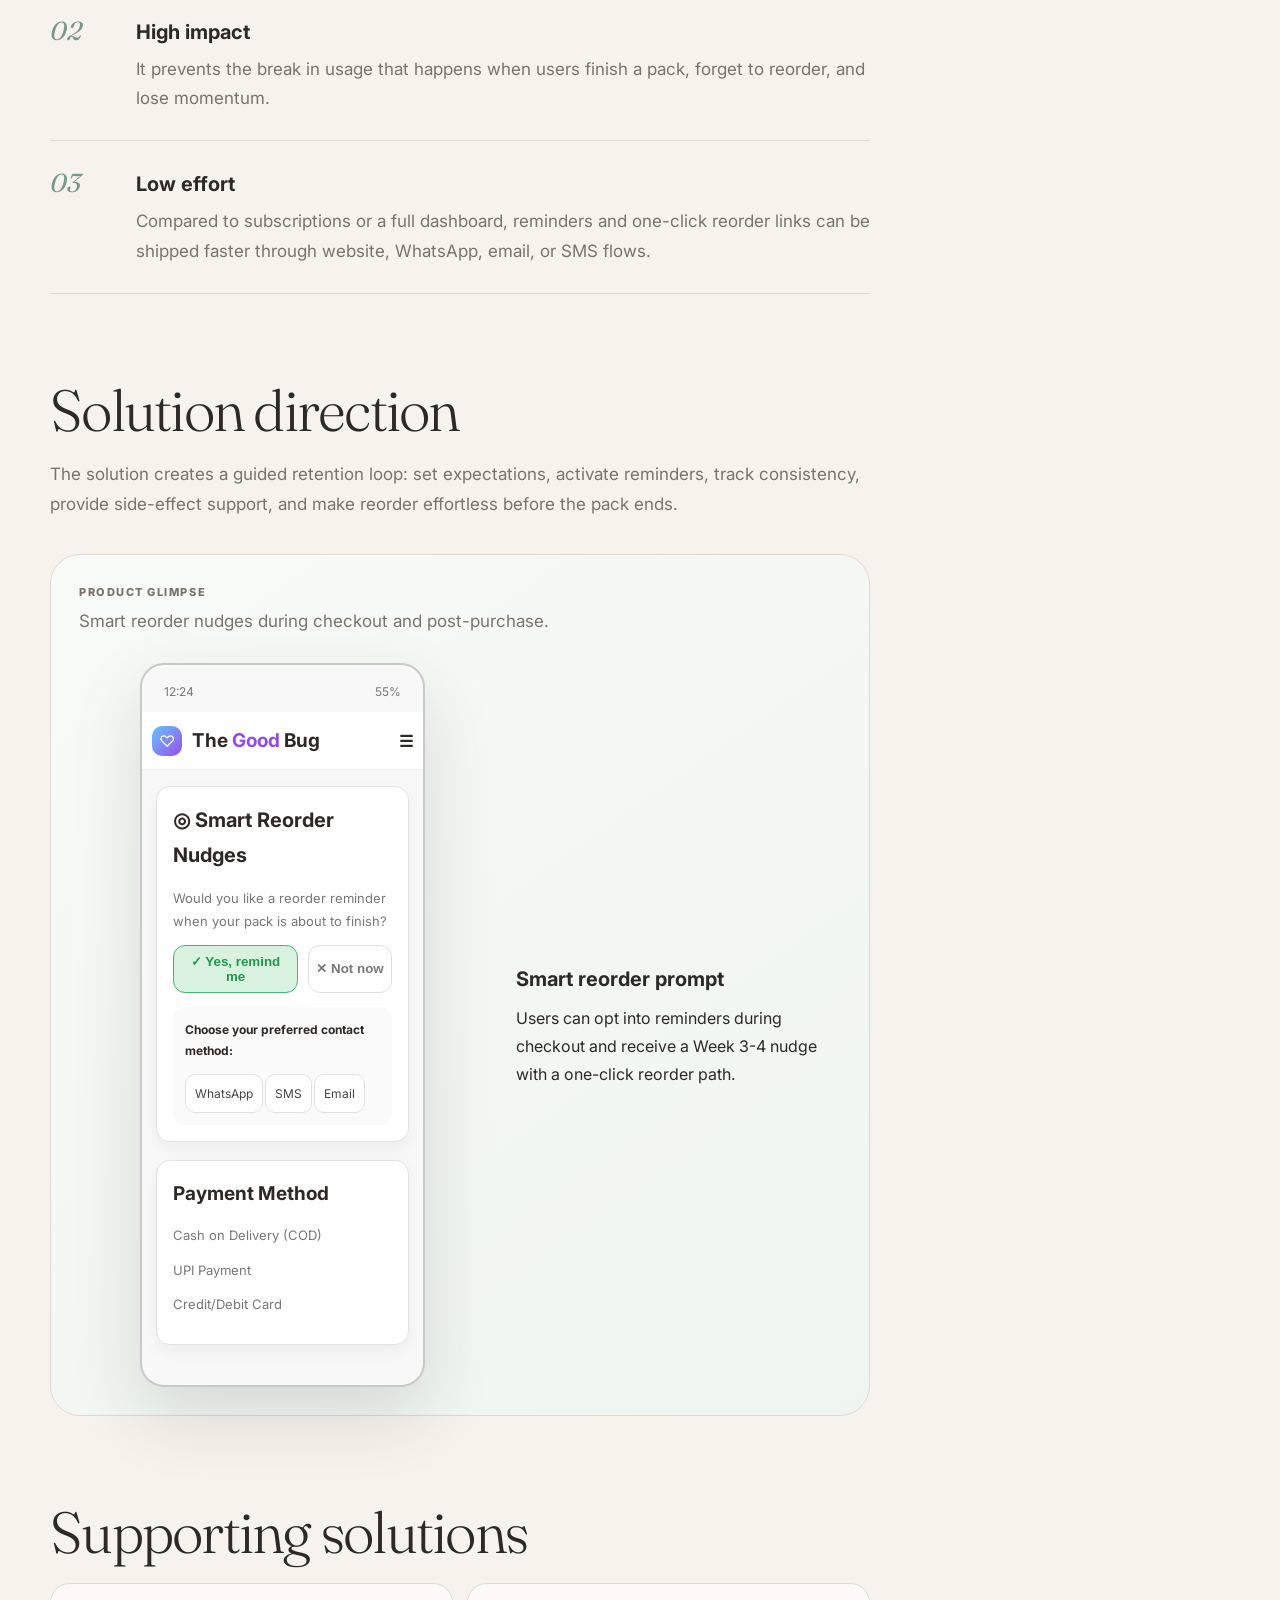
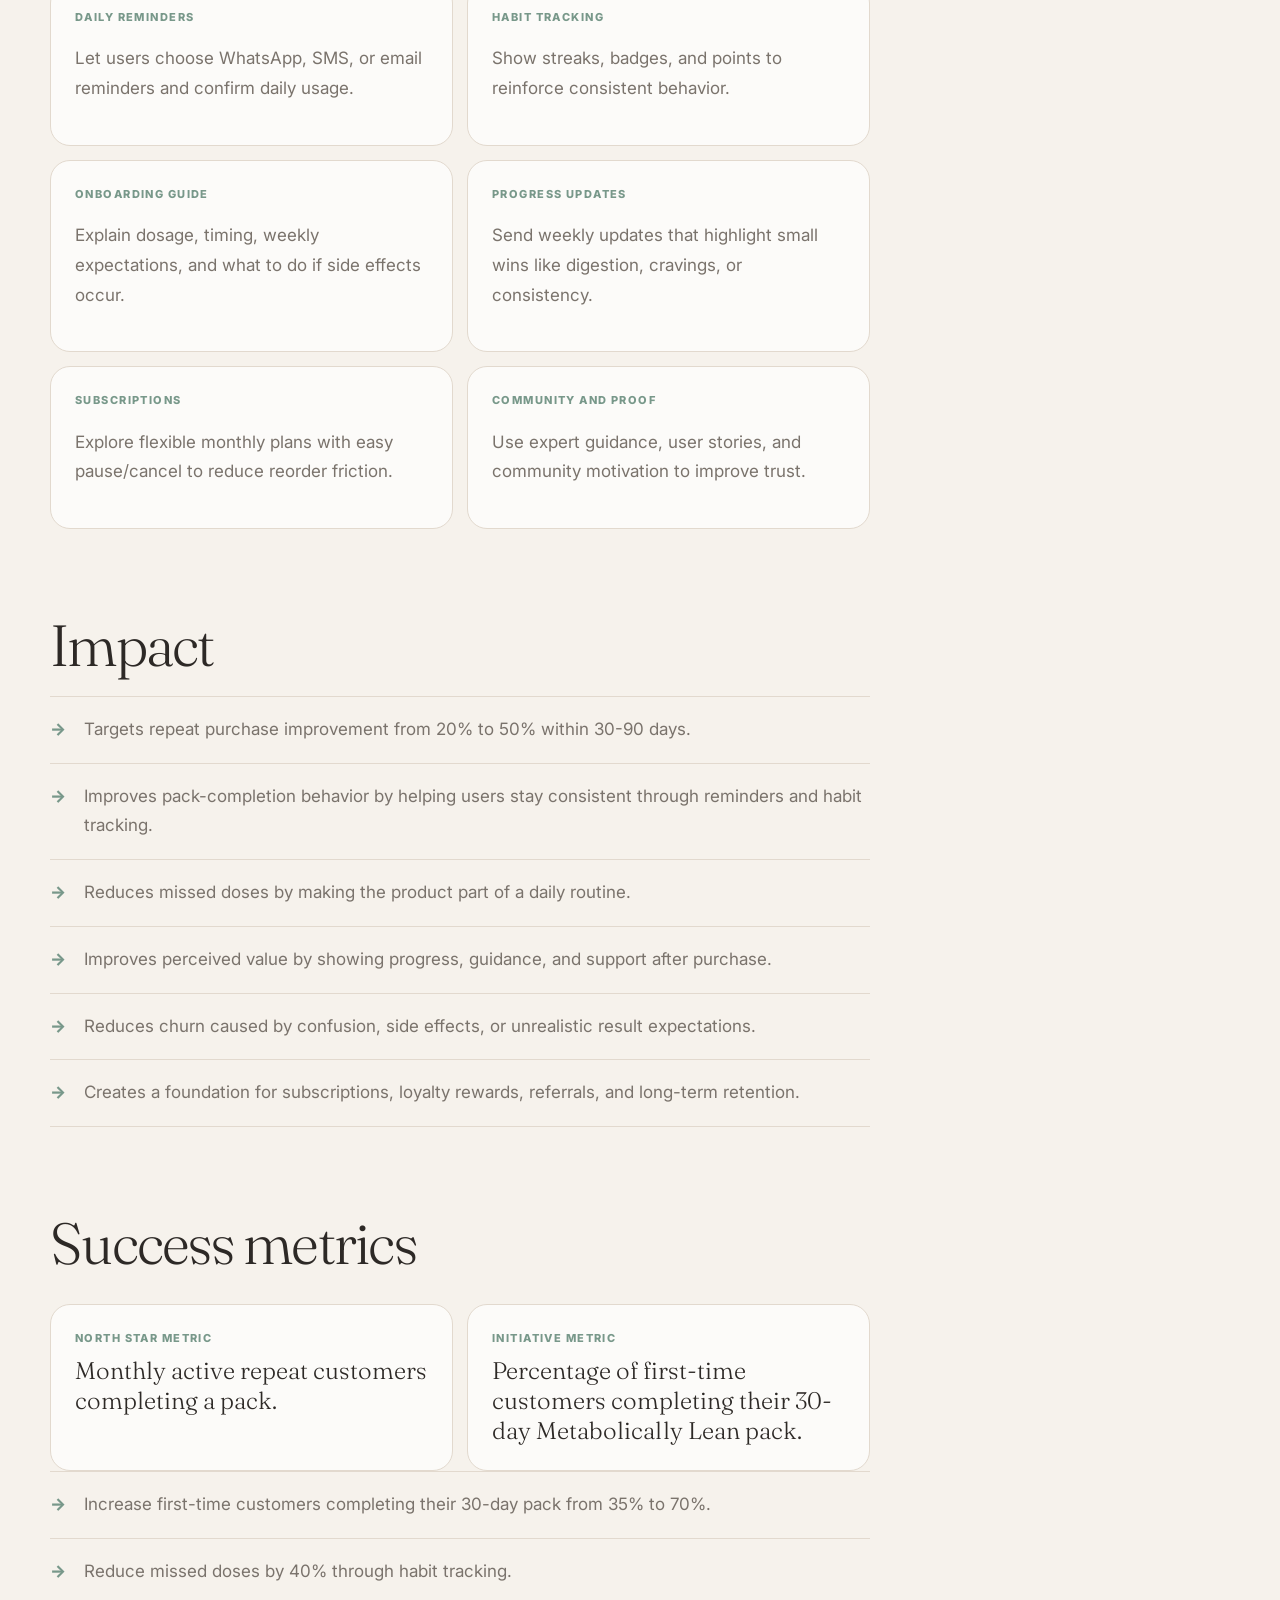
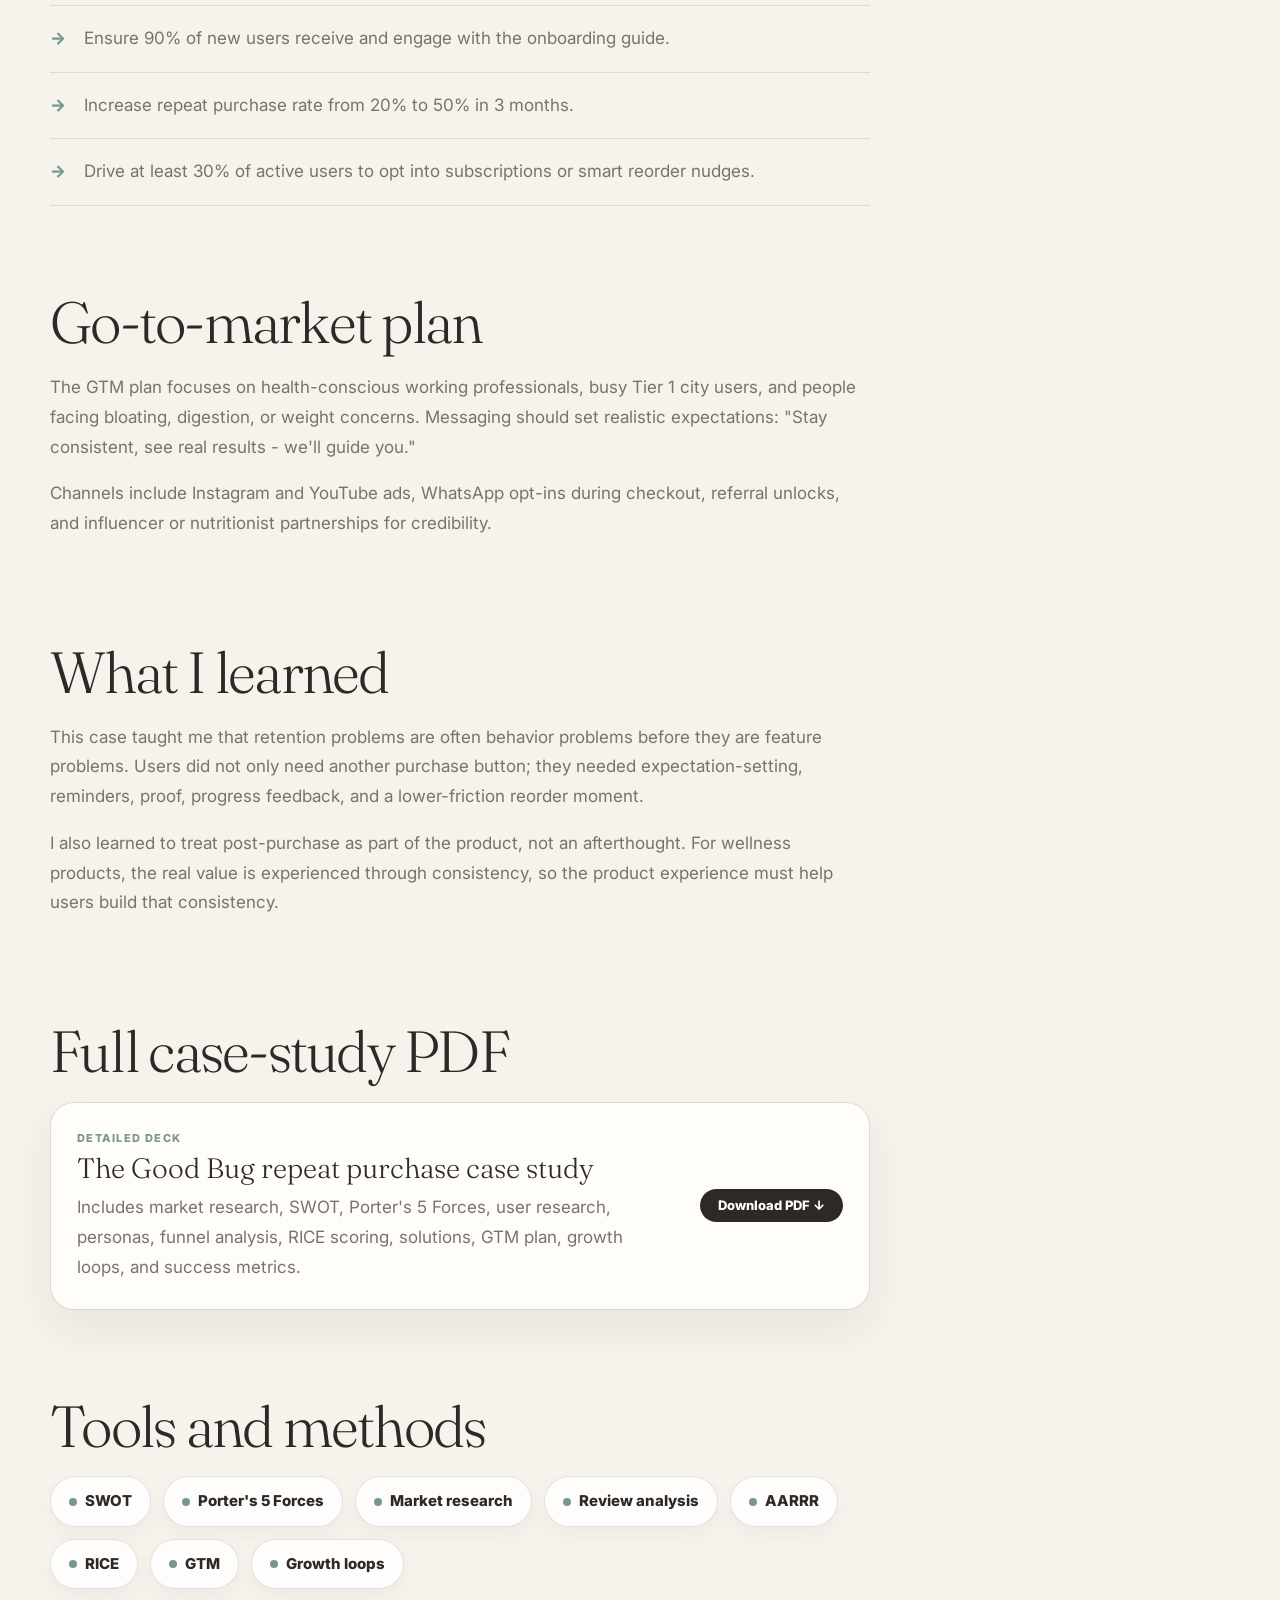
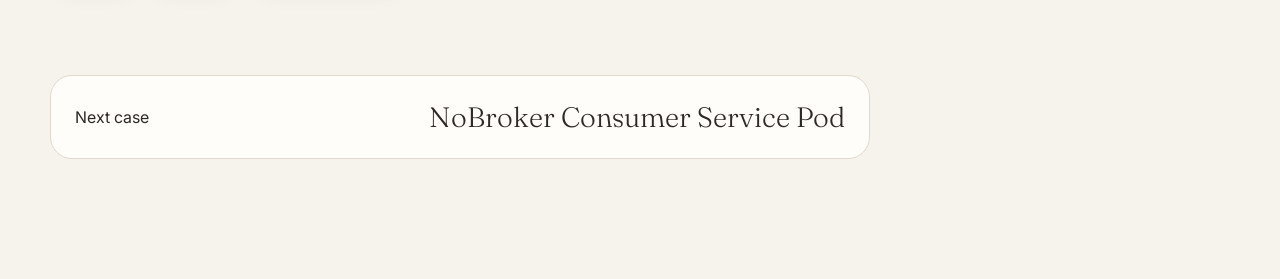
<file: case-studies/good-bug-repeat-purchase/index.html>
<!doctype html>
<html lang="en">
<head>
  <meta charset="utf-8">
  <meta name="viewport" content="width=device-width, initial-scale=1">
  <title>The Good Bug repeat purchase - Abhishek Wabale</title>
  <meta name="description" content="A detailed product case study on increasing repeat purchase for The Good Bug Metabolically Lean.">
  <link rel="preconnect" href="https://fonts.googleapis.com">
  <link rel="preconnect" href="https://fonts.gstatic.com" crossorigin>
  <link href="https://fonts.googleapis.com/css2?family=Fraunces:opsz,wght@9..144,300;9..144,400&family=Inter:wght@300;400;500;600;700&display=swap" rel="stylesheet">
  <link rel="stylesheet" href="../../styles/case-study.css">
</head>
<body class="case-study-page">
  <div class="case-page">
    <div class="topbar">
      <a class="back-link" href="../../index.html#work"><span>&larr;</span><span>Back to portfolio</span></a>
      <div class="top-actions"><a class="btn" href="../../index.html#contact">Contact me</a></div>
    </div>

    <section class="hero">
      <p class="eyebrow">Case Study 03</p>
      <h1>Increasing repeat purchase for The Good Bug Metabolically Lean</h1>
      <p class="hero-copy">A retention-focused product strategy to move Metabolically Lean from one-time trial behavior toward consistent habit formation, higher trust, and repeat purchase.</p>
      <div class="hero-meta">
        <div class="hero-meta-item"><span class="hero-meta-dot"></span><span>Retention Strategy</span></div>
        <div class="hero-meta-item"><span class="hero-meta-dot"></span><span>AARRR Funnel</span></div>
        <div class="hero-meta-item"><span class="hero-meta-dot"></span><span>RICE: 25 top score</span></div>
        <div class="hero-meta-item"><span class="hero-meta-dot"></span><span>20% to 50% repeat-purchase goal</span></div>
      </div>
      <div class="hero-actions">
        <a class="btn" href="../../assets/Good-Bug-Repeat-Purchase-Case-Study.pdf" target="_blank" rel="noopener">Download full PDF ↓</a>
      </div>
    </section>

    <div class="content-wrap">
      <main class="content">
        <section class="section" id="context">
          <h2 class="section-title">Context</h2>
          <p>The Good Bug is a science-first gut health and wellness brand focused on digestive health, metabolic health, obesity management, probiotics, prebiotic fibers, and related wellness products.</p>
          <p>The product in focus is Metabolically Lean. It has strong trial potential because it is clinically backed, well packaged, and trusted by many first-time users. But the business problem begins after the first purchase.</p>
          <div class="facts">
            <div class="fact"><span>Product</span><strong>Metabolically Lean, a metabolic health and probiotic product.</strong></div>
            <div class="fact"><span>Channel focus</span><strong>Website experience, because post-purchase nudges and retention design can be controlled directly.</strong></div>
          </div>
        </section>

        <section class="section" id="problem">
          <h2 class="section-title">The problem in detail</h2>
          <p>Metabolically Lean gets strong first-time interest, but only around 20% of customers return for a second purchase within 30-90 days. This low repeat purchase rate signals a weak post-purchase experience and high customer churn.</p>
          <p>The problem is not that users never try the product. The problem is that they do not stay consistent long enough to feel value, trust the outcome, and reorder. Users expect quick results, often within 2-4 weeks. If they do not see visible changes in digestion, weight, bloating, or energy, they stop.</p>
          <p>This drop-off indicates multiple behavioral blockers: weak habit formation, unclear product value for money, confusing usage instructions, no strong post-purchase guidance, missed doses because of busy routines, and low trust when "science-backed" claims feel like marketing.</p>
          <div class="two-col">
            <div class="impact-box"><span>Current issue</span><p>Only around 20% of customers return for a second purchase within 30-90 days.</p></div>
            <div class="impact-box"><span>Business impact</span><p>High churn makes growth costly, limits lifetime value, and reduces confidence in long-term benefits.</p></div>
            <div class="impact-box"><span>User behavior</span><p>Many users try one pack, expect fast results, miss doses, and do not reorder.</p></div>
            <div class="impact-box"><span>Target</span><p>Increase repeat purchase from 20% to around 50% by improving the post-purchase journey.</p></div>
          </div>
        </section>

        <section class="section" id="assumptions">
          <h2 class="section-title">Scope and assumptions</h2>
          <ul class="impact-points">
            <li>The focus stays on the website experience because marketplaces offer limited control over post-purchase engagement.</li>
            <li>The Good Bug does not currently have a dedicated app, so solutions are designed for a mobile-responsive website and WhatsApp/email/SMS journeys.</li>
            <li>The brand does not currently offer active subscription plans for Metabolically Lean, but flexible subscriptions can be explored as a retention solution.</li>
            <li>Customer support improvement is not the core scope, even though delayed responses can affect trust.</li>
            <li>The pricing range remains premium, so the strategy focuses on value perception and retention rather than discounting.</li>
          </ul>
        </section>

        <section class="section" id="research">
          <h2 class="section-title">Research plan</h2>
          <p>I purchased Metabolically Lean from the official website to understand the end-to-end user journey from product exploration to order completion and first use.</p>
          <div class="steps">
            <div class="step"><div class="step-no">01</div><div><h3>Purchase journey review</h3><p>Observed the website flow, buying journey, possible confusion points, and post-purchase support gaps.</p></div></div>
            <div class="step"><div class="step-no">02</div><div><h3>Online review analysis</h3><p>Collected and analyzed reviews from the website, Amazon, Flipkart, and general sources to identify complaints, expectations, and themes.</p></div></div>
            <div class="step"><div class="step-no">03</div><div><h3>User survey</h3><p>Prepared a survey based on review patterns and journey observations to understand usage, expectations, and pain points.</p></div></div>
            <div class="step"><div class="step-no">04</div><div><h3>User interviews</h3><p>Used focused questions for existing customers and health-conscious non-users to understand doubts, behavior, and expected improvements.</p></div></div>
          </div>
        </section>

        <section class="section" id="insights">
          <h2 class="section-title">Pain points and behavioral blockers</h2>
          <div class="two-col">
            <div class="impact-box"><span>No visible results quickly</span><p>Many users expect results in 2-4 weeks and stop when progress is slow.</p></div>
            <div class="impact-box"><span>Side effects</span><p>Bloating, acidity, or constipation can make users lose trust and stop using it.</p></div>
            <div class="impact-box"><span>Confusing instructions</span><p>Lack of clear guidance on when and how to take the product can lead to incorrect use.</p></div>
            <div class="impact-box"><span>No post-purchase support</span><p>No reminders, follow-ups, or habit-building nudges means users forget or stop.</p></div>
            <div class="impact-box"><span>Trust issues</span><p>"Clinically tested" and "science-backed" claims need clearer proof and explanation.</p></div>
            <div class="impact-box"><span>Value concern</span><p>At a premium price, users need to feel the product is worth continuing.</p></div>
          </div>
        </section>

        <blockquote class="pull-quote">Repeat purchase was not just a checkout problem. It was a habit, trust, expectation, and value-perception problem.</blockquote>

        <section class="section" id="persona">
          <h2 class="section-title">Personas</h2>
          <div class="steps">
            <div class="step"><div class="step-no">01</div><div><h3>Sakshi - the health-conscious explorer</h3><p>Curious but cautious, prefers natural remedies, and needs clear benefits before switching from curd or home remedies.</p></div></div>
            <div class="step"><div class="step-no">02</div><div><h3>Akash - the busy weight struggler</h3><p>Wants fast visible results but struggles with consistency because of a hectic routine and missed doses.</p></div></div>
            <div class="step"><div class="step-no">03</div><div><h3>Yogesh - the skeptical value seeker</h3><p>Experiments with wellness products but churns quickly if the outcome does not feel worth the price.</p></div></div>
          </div>
        </section>

        <section class="section" id="funnel">
          <h2 class="section-title">AARRR and funnel diagnosis</h2>
          <p>The biggest leak is retention. Acquisition and activation are relatively easier because users can discover and buy the product, but the journey weakens after first purchase.</p>
          <ul class="impact-points">
            <li>Acquisition: awareness comes mainly from social media and online platforms.</li>
            <li>Activation: buying is smooth, but post-purchase onboarding is weak.</li>
            <li>Retention: very low, with around 20% repeat purchase.</li>
            <li>Revenue: premium price feels hard to justify without visible progress.</li>
            <li>Referral: weak because users do not recommend what they did not consistently use or trust.</li>
          </ul>
        </section>

        <section class="section" id="prioritization">
          <h2 class="section-title">Why Smart Reorder Nudges won</h2>
          <p>I compared ten solution ideas using RICE. Smart Reorder Nudges ranked first because they directly target the highest-value moment: when users are close to finishing the first pack and must decide whether to continue.</p>
          <div class="comparison-table">
            <div class="comparison-row head"><span>Solution</span><span>Reach</span><span>Impact</span><span>Confidence</span><span>Effort</span><span>Score</span></div>
            <div class="comparison-row winner"><span>Smart Reorder Nudges</span><span>10</span><span>9</span><span>9</span><span>3</span><span>25</span></div>
            <div class="comparison-row"><span>Daily Reminders + Habit Tracking</span><span>9</span><span>9</span><span>8</span><span>5</span><span>21</span></div>
            <div class="comparison-row"><span>Enhanced Onboarding Guide</span><span>8</span><span>8</span><span>8</span><span>4</span><span>20</span></div>
            <div class="comparison-row"><span>Subscription Plans</span><span>9</span><span>9</span><span>8</span><span>7</span><span>19</span></div>
          </div>
          <div class="steps">
            <div class="step"><div class="step-no">01</div><div><h3>High reach</h3><p>Every first-time buyer eventually reaches the reorder decision window, making the solution broadly applicable.</p></div></div>
            <div class="step"><div class="step-no">02</div><div><h3>High impact</h3><p>It prevents the break in usage that happens when users finish a pack, forget to reorder, and lose momentum.</p></div></div>
            <div class="step"><div class="step-no">03</div><div><h3>Low effort</h3><p>Compared to subscriptions or a full dashboard, reminders and one-click reorder links can be shipped faster through website, WhatsApp, email, or SMS flows.</p></div></div>
          </div>
        </section>

        <section class="section" id="solution">
          <h2 class="section-title">Solution direction</h2>
          <p>The solution creates a guided retention loop: set expectations, activate reminders, track consistency, provide side-effect support, and make reorder effortless before the pack ends.</p>
          <div class="case-gallery">
            <div class="case-gallery-head">
              <div><p class="case-gallery-label">Product glimpse</p><p class="case-gallery-title">Smart reorder nudges during checkout and post-purchase.</p></div>
            </div>
            <div class="case-gallery-stage">
              <div class="goodbug-phone">
                <div class="phone-status">12:24 <span>55%</span></div>
                <div class="gb-header"><span>♡</span><strong>The <em>Good</em> Bug</strong><b>☰</b></div>
                <div class="gb-card">
                  <h4>◎ Smart Reorder Nudges</h4>
                  <p>Would you like a reorder reminder when your pack is about to finish?</p>
                  <div class="gb-actions"><button>✓ Yes, remind me</button><button>✕ Not now</button></div>
                  <div class="gb-methods"><strong>Choose your preferred contact method:</strong><span>WhatsApp</span><span>SMS</span><span>Email</span></div>
                </div>
                <div class="gb-card small"><h4>Payment Method</h4><p>Cash on Delivery (COD)</p><p>UPI Payment</p><p>Credit/Debit Card</p></div>
              </div>
              <div class="case-gallery-caption"><strong>Smart reorder prompt</strong> Users can opt into reminders during checkout and receive a Week 3-4 nudge with a one-click reorder path.</div>
            </div>
          </div>
        </section>

        <section class="section" id="supporting">
          <h2 class="section-title">Supporting solutions</h2>
          <div class="two-col">
            <div class="impact-box"><span>Daily reminders</span><p>Let users choose WhatsApp, SMS, or email reminders and confirm daily usage.</p></div>
            <div class="impact-box"><span>Habit tracking</span><p>Show streaks, badges, and points to reinforce consistent behavior.</p></div>
            <div class="impact-box"><span>Onboarding guide</span><p>Explain dosage, timing, weekly expectations, and what to do if side effects occur.</p></div>
            <div class="impact-box"><span>Progress updates</span><p>Send weekly updates that highlight small wins like digestion, cravings, or consistency.</p></div>
            <div class="impact-box"><span>Subscriptions</span><p>Explore flexible monthly plans with easy pause/cancel to reduce reorder friction.</p></div>
            <div class="impact-box"><span>Community and proof</span><p>Use expert guidance, user stories, and community motivation to improve trust.</p></div>
          </div>
        </section>

        <section class="section" id="impact">
          <h2 class="section-title">Impact</h2>
          <ul class="impact-points">
            <li>Targets repeat purchase improvement from 20% to 50% within 30-90 days.</li>
            <li>Improves pack-completion behavior by helping users stay consistent through reminders and habit tracking.</li>
            <li>Reduces missed doses by making the product part of a daily routine.</li>
            <li>Improves perceived value by showing progress, guidance, and support after purchase.</li>
            <li>Reduces churn caused by confusion, side effects, or unrealistic result expectations.</li>
            <li>Creates a foundation for subscriptions, loyalty rewards, referrals, and long-term retention.</li>
          </ul>
        </section>

        <section class="section" id="metrics">
          <h2 class="section-title">Success metrics</h2>
          <div class="facts">
            <div class="fact"><span>North Star Metric</span><strong>Monthly active repeat customers completing a pack.</strong></div>
            <div class="fact"><span>Initiative Metric</span><strong>Percentage of first-time customers completing their 30-day Metabolically Lean pack.</strong></div>
          </div>
          <ul class="impact-points">
            <li>Increase first-time customers completing their 30-day pack from 35% to 70%.</li>
            <li>Reduce missed doses by 40% through habit tracking.</li>
            <li>Ensure 90% of new users receive and engage with the onboarding guide.</li>
            <li>Increase repeat purchase rate from 20% to 50% in 3 months.</li>
            <li>Drive at least 30% of active users to opt into subscriptions or smart reorder nudges.</li>
          </ul>
        </section>

        <section class="section" id="gtm">
          <h2 class="section-title">Go-to-market plan</h2>
          <p>The GTM plan focuses on health-conscious working professionals, busy Tier 1 city users, and people facing bloating, digestion, or weight concerns. Messaging should set realistic expectations: "Stay consistent, see real results - we'll guide you."</p>
          <p>Channels include Instagram and YouTube ads, WhatsApp opt-ins during checkout, referral unlocks, and influencer or nutritionist partnerships for credibility.</p>
        </section>

        <section class="section" id="learning">
          <h2 class="section-title">What I learned</h2>
          <p>This case taught me that retention problems are often behavior problems before they are feature problems. Users did not only need another purchase button; they needed expectation-setting, reminders, proof, progress feedback, and a lower-friction reorder moment.</p>
          <p>I also learned to treat post-purchase as part of the product, not an afterthought. For wellness products, the real value is experienced through consistency, so the product experience must help users build that consistency.</p>
        </section>

        <section class="section" id="pdf">
          <h2 class="section-title">Full case-study PDF</h2>
          <div class="pdf-card">
            <div><span>Detailed deck</span><strong>The Good Bug repeat purchase case study</strong><p>Includes market research, SWOT, Porter's 5 Forces, user research, personas, funnel analysis, RICE scoring, solutions, GTM plan, growth loops, and success metrics.</p></div>
            <a class="btn" href="../../assets/Good-Bug-Repeat-Purchase-Case-Study.pdf" target="_blank" rel="noopener">Download PDF ↓</a>
          </div>
        </section>

        <section class="section" id="tools">
          <h2 class="section-title">Tools and methods</h2>
          <div class="case-chip-list"><span class="chip">SWOT</span><span class="chip">Porter's 5 Forces</span><span class="chip">Market research</span><span class="chip">Review analysis</span><span class="chip">AARRR</span><span class="chip">RICE</span><span class="chip">GTM</span><span class="chip">Growth loops</span></div>
        </section>

        <a class="next-case" href="../nobroker-consumer-service/"><span>Next case</span><strong>NoBroker Consumer Service Pod</strong></a>
      </main>

      <aside class="case-index">
        <span>On this page</span>
        <a href="#context">Context</a>
        <a href="#problem">Problem</a>
        <a href="#research">Research</a>
        <a href="#insights">Pain points</a>
        <a href="#persona">Personas</a>
        <a href="#funnel">Funnel</a>
        <a href="#prioritization">Why it won</a>
        <a href="#solution">Solution</a>
        <a href="#impact">Impact</a>
        <a href="#metrics">Metrics</a>
        <a href="#learning">Learnings</a>
        <a href="#pdf">PDF</a>
      </aside>
    </div>
  </div>
</body>
</html>
</file>
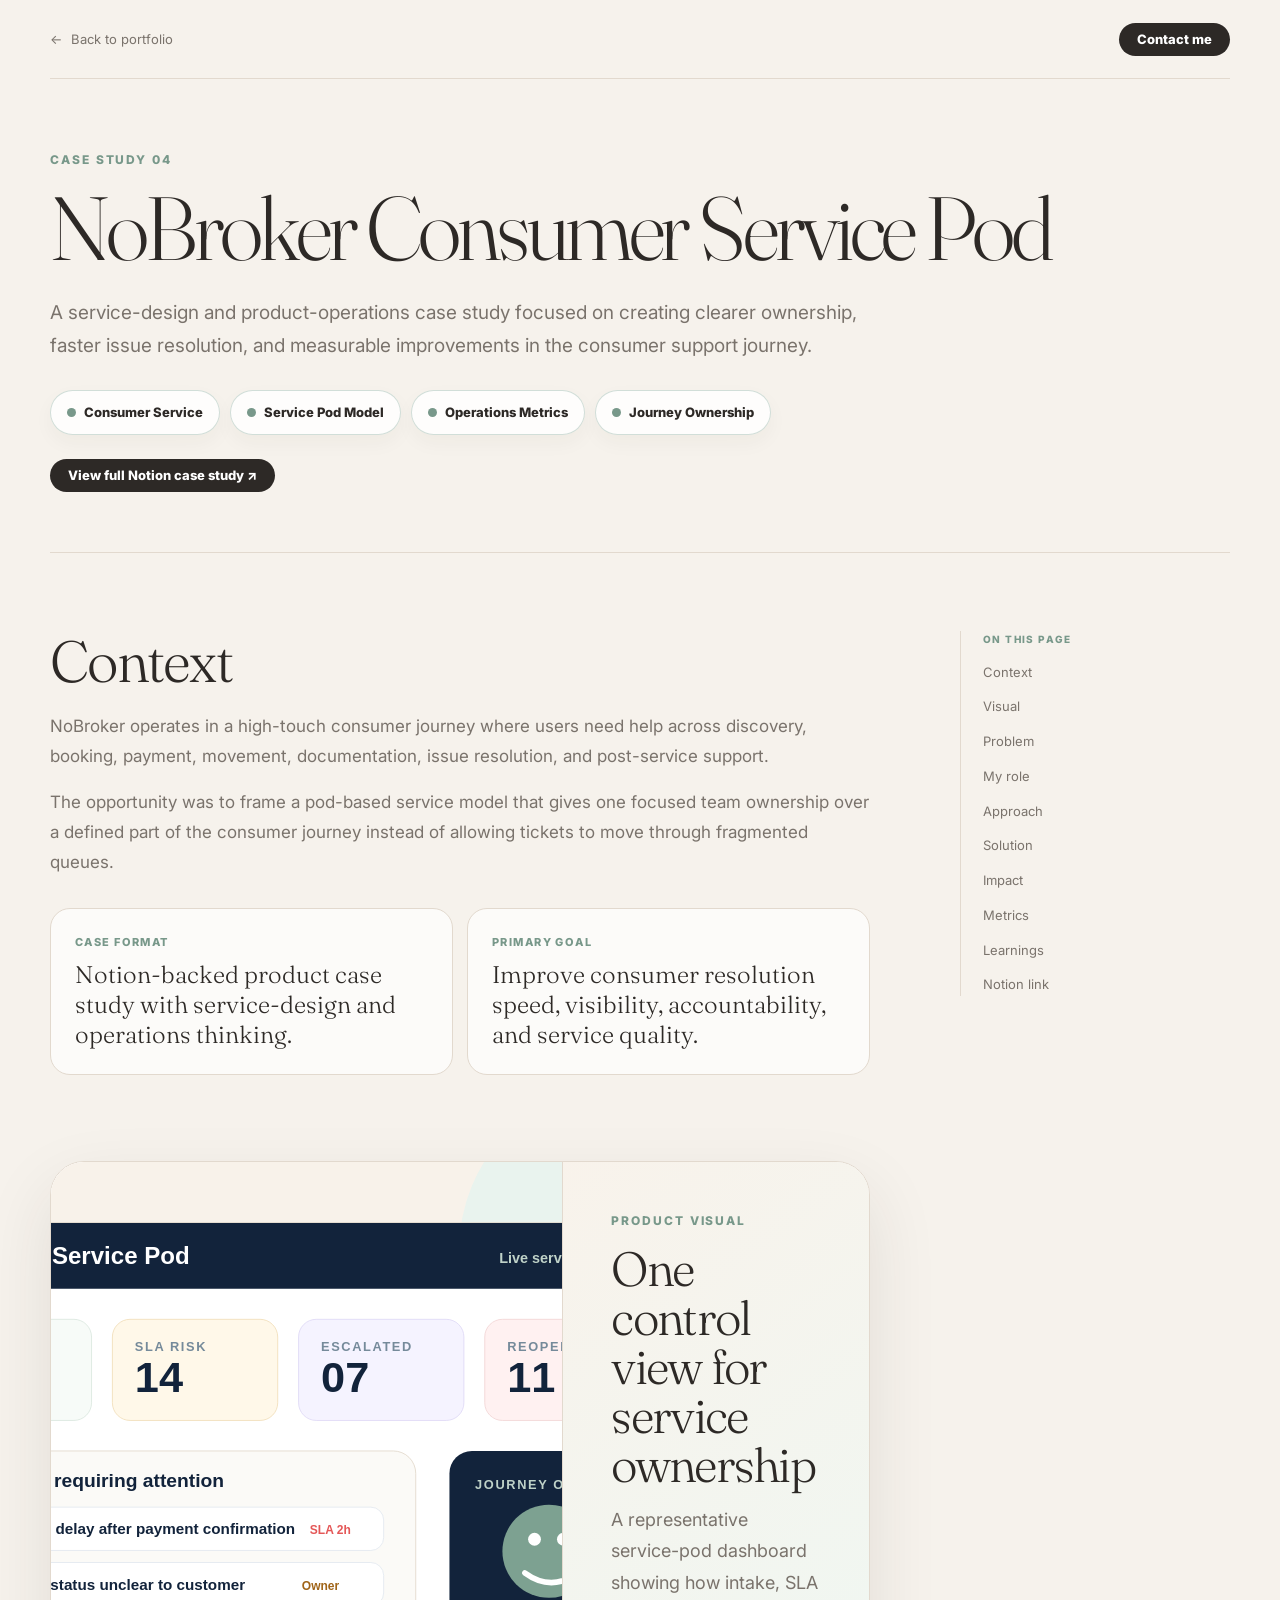
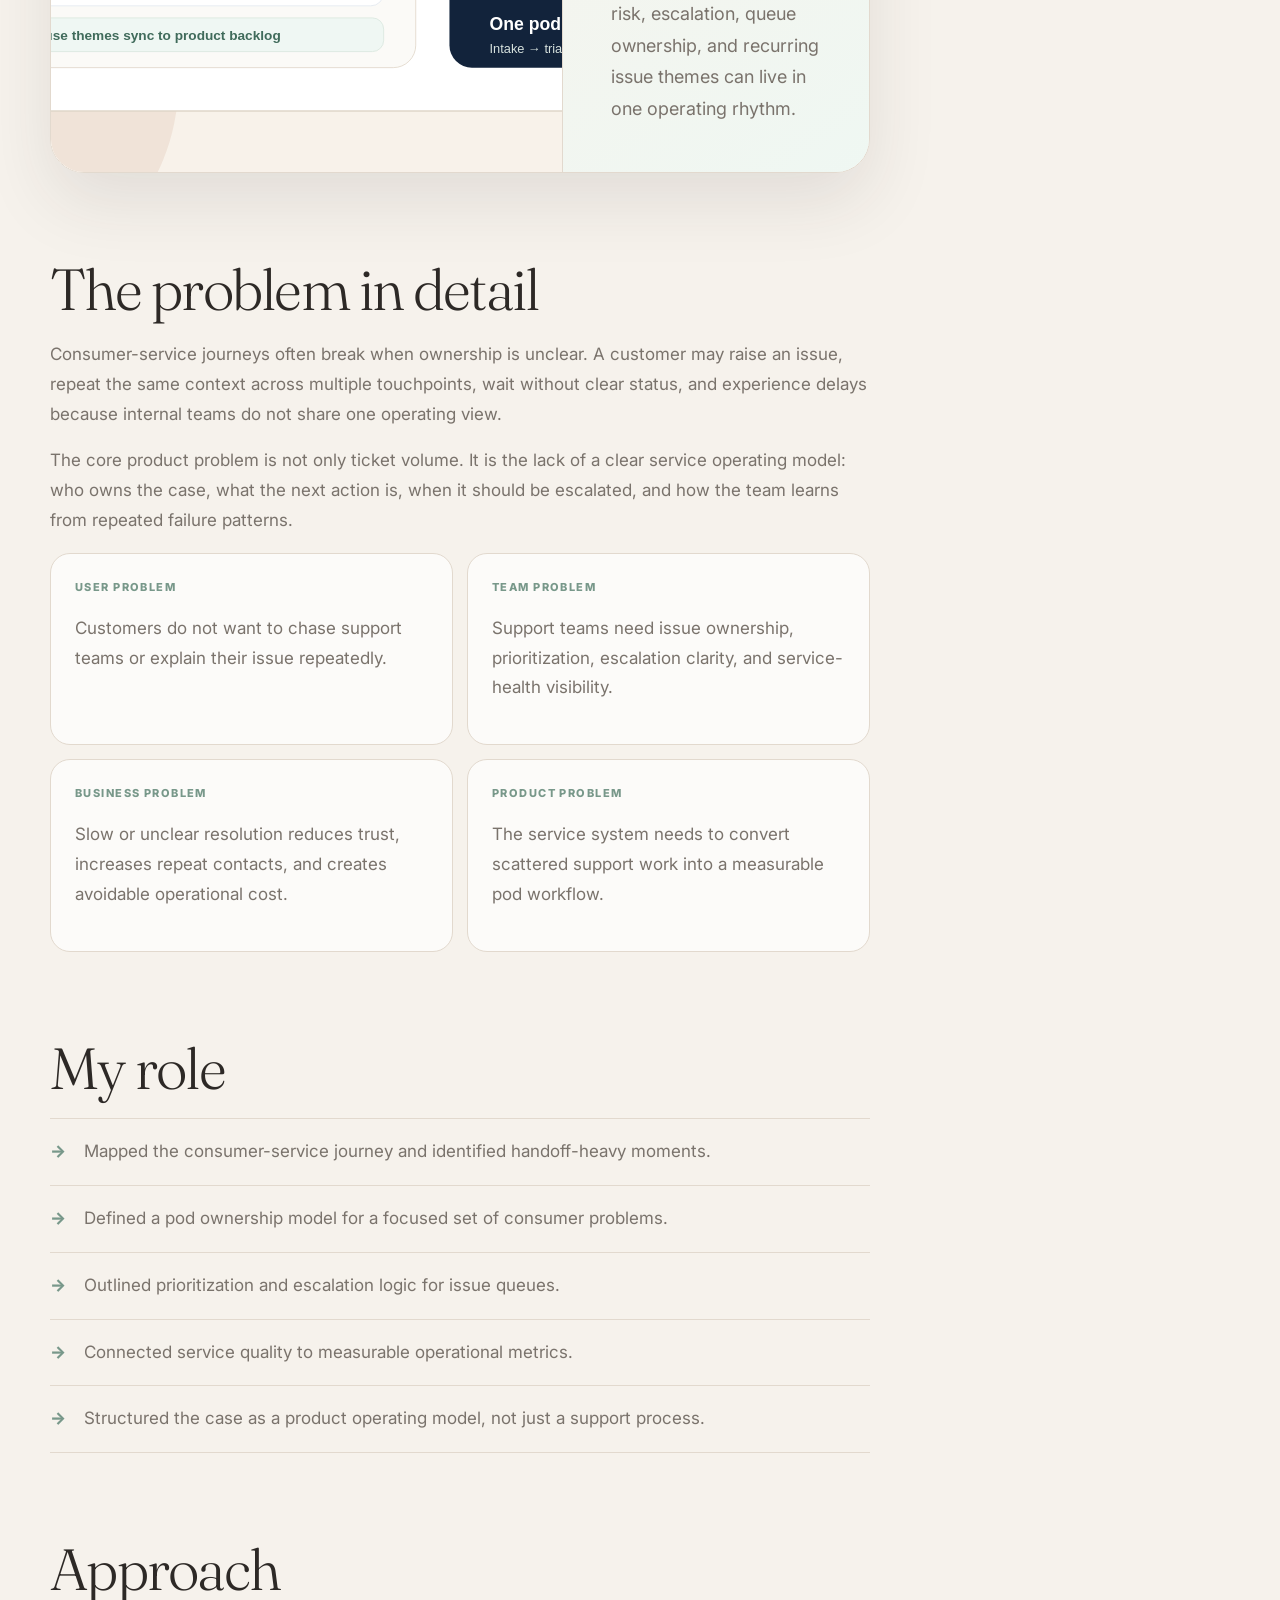
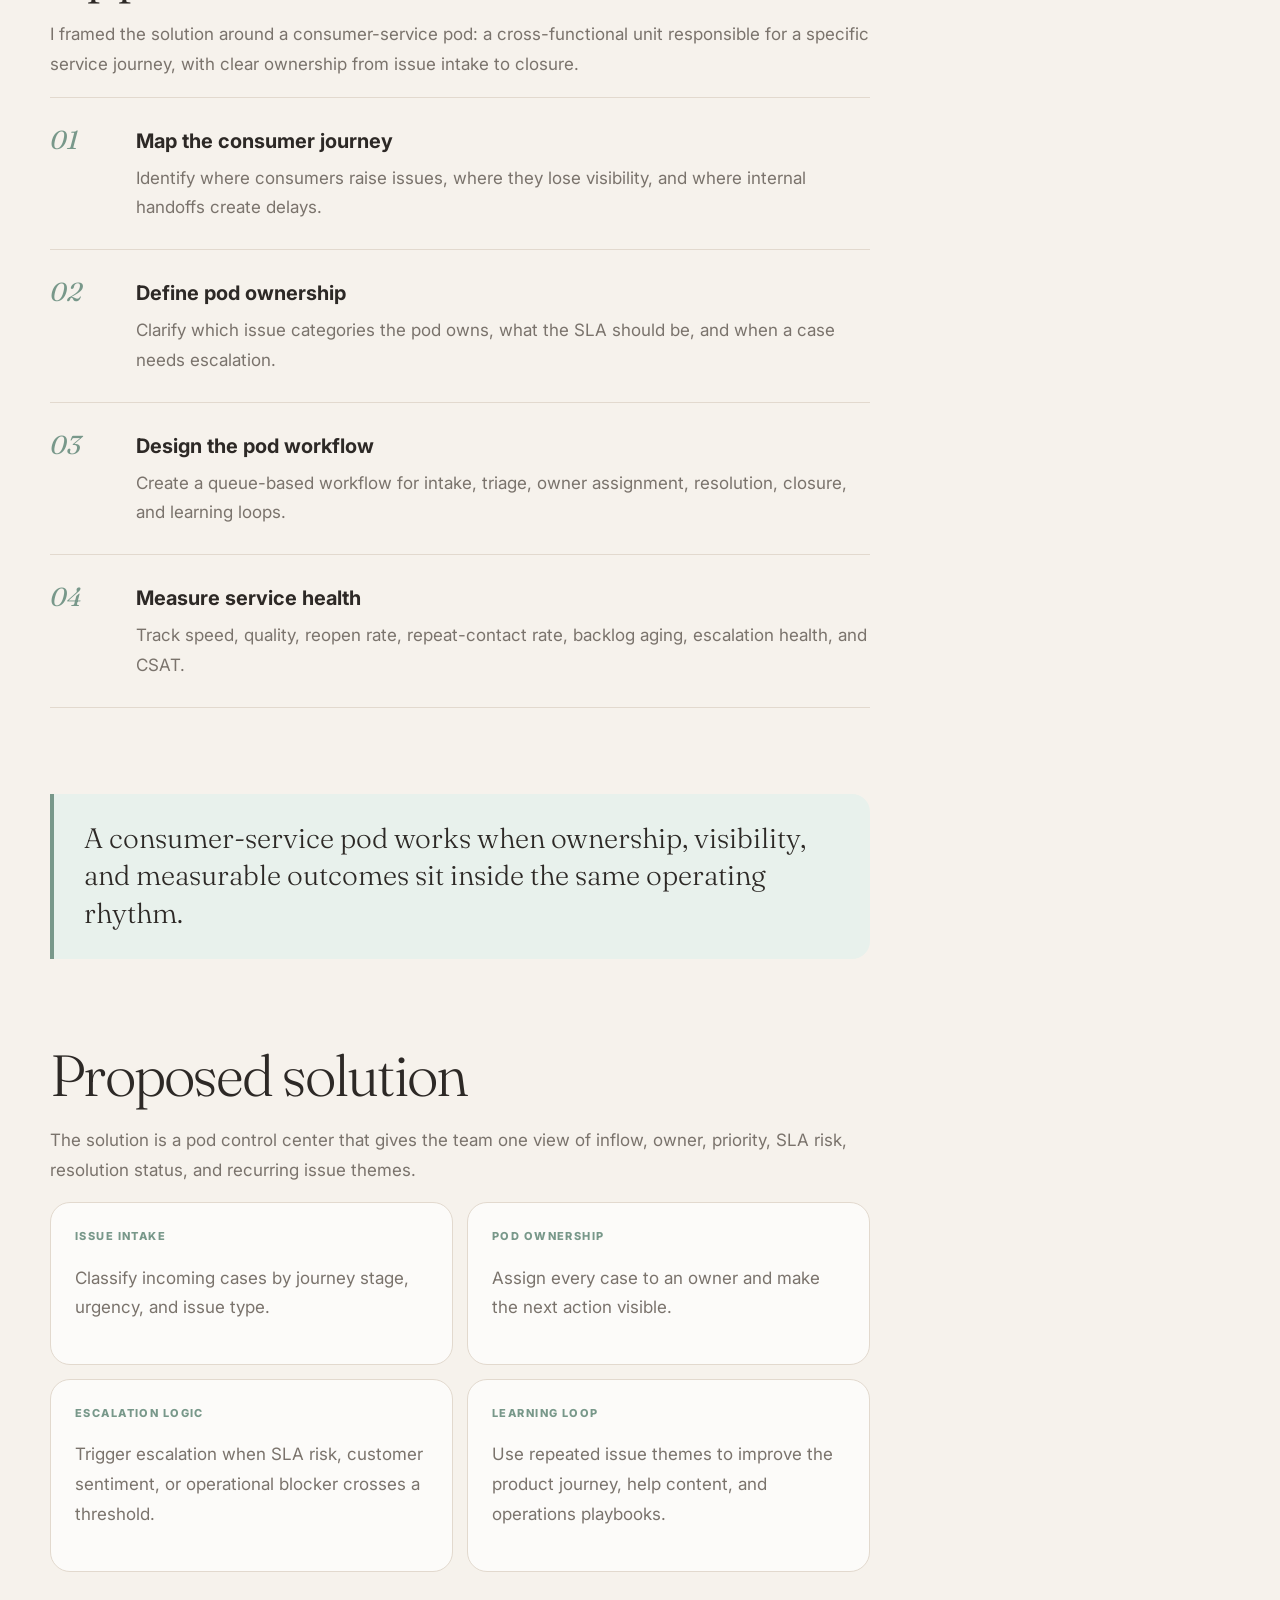
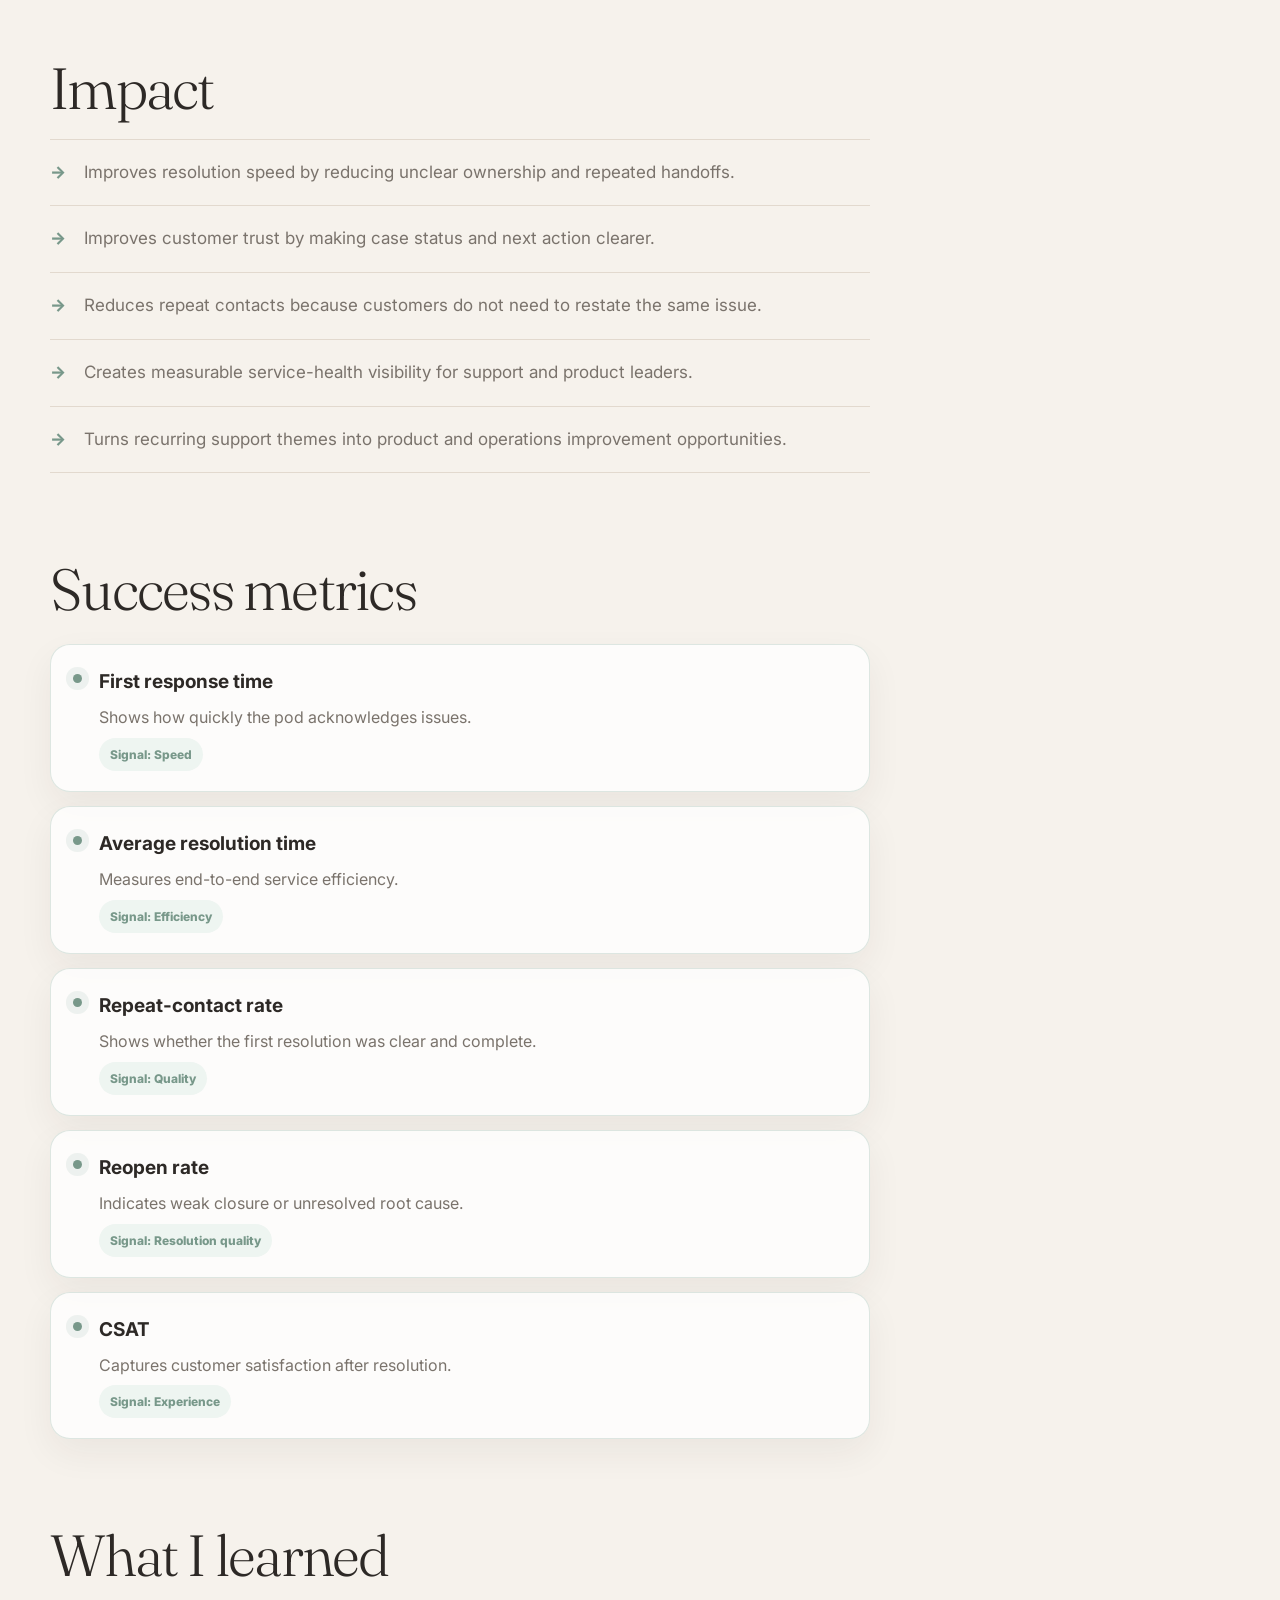
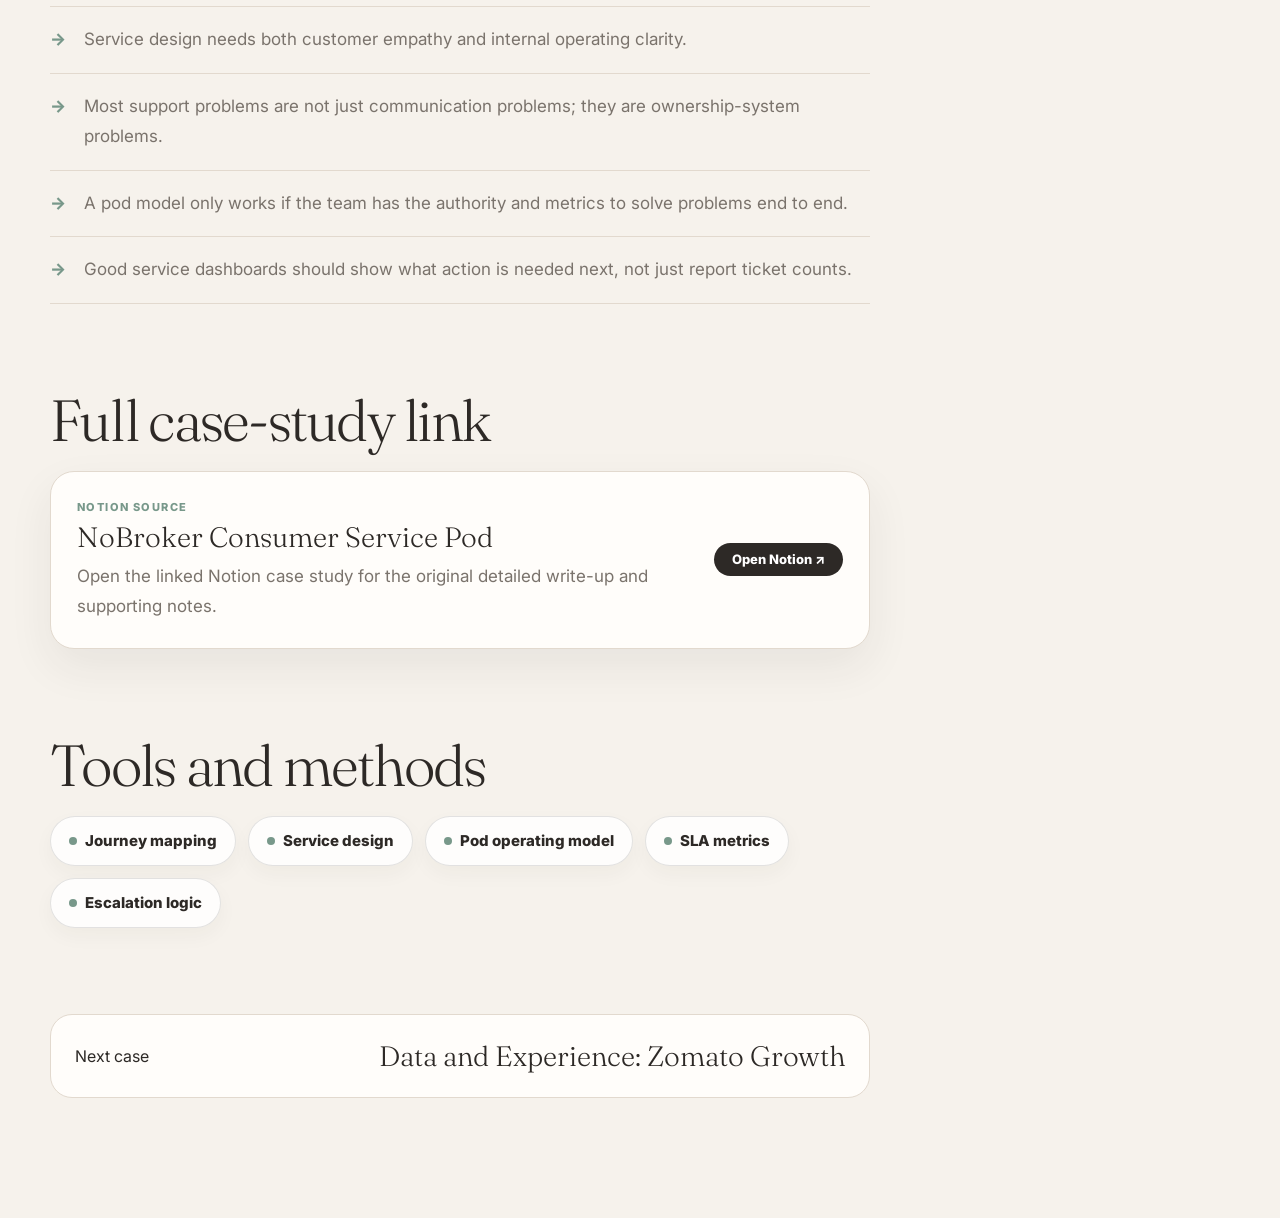
<file: case-studies/nobroker-consumer-service/index.html>
<!doctype html>
<html lang="en">
<head>
  <meta charset="utf-8">
  <meta name="viewport" content="width=device-width, initial-scale=1">
  <title>NoBroker Consumer Service Pod - Abhishek Wabale</title>
  <meta name="description" content="A detailed product and service-design case study for improving NoBroker consumer-service pod operations.">
  <link rel="preconnect" href="https://fonts.googleapis.com">
  <link rel="preconnect" href="https://fonts.gstatic.com" crossorigin>
  <link href="https://fonts.googleapis.com/css2?family=Fraunces:opsz,wght@9..144,300;9..144,400&family=Inter:wght@300;400;500;600;700&display=swap" rel="stylesheet">
  <link rel="stylesheet" href="../../styles/case-study.css">
</head>
<body class="case-study-page">
  <div class="case-page">
    <div class="topbar">
      <a class="back-link" href="../../index.html#work"><span>&larr;</span><span>Back to portfolio</span></a>
      <div class="top-actions"><a class="btn" href="../../index.html#contact">Contact me</a></div>
    </div>

    <section class="hero">
      <p class="eyebrow">Case Study 04</p>
      <h1>NoBroker Consumer Service Pod</h1>
      <p class="hero-copy">A service-design and product-operations case study focused on creating clearer ownership, faster issue resolution, and measurable improvements in the consumer support journey.</p>
      <div class="hero-meta">
        <div class="hero-meta-item"><span class="hero-meta-dot"></span><span>Consumer Service</span></div>
        <div class="hero-meta-item"><span class="hero-meta-dot"></span><span>Service Pod Model</span></div>
        <div class="hero-meta-item"><span class="hero-meta-dot"></span><span>Operations Metrics</span></div>
        <div class="hero-meta-item"><span class="hero-meta-dot"></span><span>Journey Ownership</span></div>
      </div>
      <div class="hero-actions">
        <a class="btn" href="https://app.notion.com/p/NoBroker-Consumer-Service-Pod-21dd3370789880578427db21a3ce7fad" target="_blank" rel="noopener">View full Notion case study &nearr;</a>
      </div>
    </section>

    <div class="content-wrap">
      <main class="content">
        <section class="section" id="context">
          <h2 class="section-title">Context</h2>
          <p>NoBroker operates in a high-touch consumer journey where users need help across discovery, booking, payment, movement, documentation, issue resolution, and post-service support.</p>
          <p>The opportunity was to frame a pod-based service model that gives one focused team ownership over a defined part of the consumer journey instead of allowing tickets to move through fragmented queues.</p>
          <div class="facts">
            <div class="fact"><span>Case format</span><strong>Notion-backed product case study with service-design and operations thinking.</strong></div>
            <div class="fact"><span>Primary goal</span><strong>Improve consumer resolution speed, visibility, accountability, and service quality.</strong></div>
          </div>
        </section>

        <section class="section" id="visual">
          <div class="case-visual-card">
            <img src="../../assets/case-nobroker-service-pod.svg" alt="NoBroker service pod dashboard visual">
            <div class="case-visual-copy">
              <span>Product visual</span>
              <strong>One control view for service ownership</strong>
              <p>A representative service-pod dashboard showing how intake, SLA risk, escalation, queue ownership, and recurring issue themes can live in one operating rhythm.</p>
            </div>
          </div>
        </section>

        <section class="section" id="problem">
          <h2 class="section-title">The problem in detail</h2>
          <p>Consumer-service journeys often break when ownership is unclear. A customer may raise an issue, repeat the same context across multiple touchpoints, wait without clear status, and experience delays because internal teams do not share one operating view.</p>
          <p>The core product problem is not only ticket volume. It is the lack of a clear service operating model: who owns the case, what the next action is, when it should be escalated, and how the team learns from repeated failure patterns.</p>
          <div class="two-col">
            <div class="impact-box"><span>User problem</span><p>Customers do not want to chase support teams or explain their issue repeatedly.</p></div>
            <div class="impact-box"><span>Team problem</span><p>Support teams need issue ownership, prioritization, escalation clarity, and service-health visibility.</p></div>
            <div class="impact-box"><span>Business problem</span><p>Slow or unclear resolution reduces trust, increases repeat contacts, and creates avoidable operational cost.</p></div>
            <div class="impact-box"><span>Product problem</span><p>The service system needs to convert scattered support work into a measurable pod workflow.</p></div>
          </div>
        </section>

        <section class="section" id="role">
          <h2 class="section-title">My role</h2>
          <ul class="impact-points">
            <li>Mapped the consumer-service journey and identified handoff-heavy moments.</li>
            <li>Defined a pod ownership model for a focused set of consumer problems.</li>
            <li>Outlined prioritization and escalation logic for issue queues.</li>
            <li>Connected service quality to measurable operational metrics.</li>
            <li>Structured the case as a product operating model, not just a support process.</li>
          </ul>
        </section>

        <section class="section" id="approach">
          <h2 class="section-title">Approach</h2>
          <p>I framed the solution around a consumer-service pod: a cross-functional unit responsible for a specific service journey, with clear ownership from issue intake to closure.</p>
          <div class="steps">
            <div class="step"><div class="step-no">01</div><div><h3>Map the consumer journey</h3><p>Identify where consumers raise issues, where they lose visibility, and where internal handoffs create delays.</p></div></div>
            <div class="step"><div class="step-no">02</div><div><h3>Define pod ownership</h3><p>Clarify which issue categories the pod owns, what the SLA should be, and when a case needs escalation.</p></div></div>
            <div class="step"><div class="step-no">03</div><div><h3>Design the pod workflow</h3><p>Create a queue-based workflow for intake, triage, owner assignment, resolution, closure, and learning loops.</p></div></div>
            <div class="step"><div class="step-no">04</div><div><h3>Measure service health</h3><p>Track speed, quality, reopen rate, repeat-contact rate, backlog aging, escalation health, and CSAT.</p></div></div>
          </div>
        </section>

        <blockquote class="pull-quote">A consumer-service pod works when ownership, visibility, and measurable outcomes sit inside the same operating rhythm.</blockquote>

        <section class="section" id="solution">
          <h2 class="section-title">Proposed solution</h2>
          <p>The solution is a pod control center that gives the team one view of inflow, owner, priority, SLA risk, resolution status, and recurring issue themes.</p>
          <div class="two-col">
            <div class="impact-box"><span>Issue intake</span><p>Classify incoming cases by journey stage, urgency, and issue type.</p></div>
            <div class="impact-box"><span>Pod ownership</span><p>Assign every case to an owner and make the next action visible.</p></div>
            <div class="impact-box"><span>Escalation logic</span><p>Trigger escalation when SLA risk, customer sentiment, or operational blocker crosses a threshold.</p></div>
            <div class="impact-box"><span>Learning loop</span><p>Use repeated issue themes to improve the product journey, help content, and operations playbooks.</p></div>
          </div>
        </section>

        <section class="section" id="impact">
          <h2 class="section-title">Impact</h2>
          <ul class="impact-points">
            <li>Improves resolution speed by reducing unclear ownership and repeated handoffs.</li>
            <li>Improves customer trust by making case status and next action clearer.</li>
            <li>Reduces repeat contacts because customers do not need to restate the same issue.</li>
            <li>Creates measurable service-health visibility for support and product leaders.</li>
            <li>Turns recurring support themes into product and operations improvement opportunities.</li>
          </ul>
        </section>

        <section class="section" id="metrics">
          <h2 class="section-title">Success metrics</h2>
          <ul class="metric-card-list">
            <li><strong>First response time</strong><span>Shows how quickly the pod acknowledges issues.</span><em>Signal: Speed</em></li>
            <li><strong>Average resolution time</strong><span>Measures end-to-end service efficiency.</span><em>Signal: Efficiency</em></li>
            <li><strong>Repeat-contact rate</strong><span>Shows whether the first resolution was clear and complete.</span><em>Signal: Quality</em></li>
            <li><strong>Reopen rate</strong><span>Indicates weak closure or unresolved root cause.</span><em>Signal: Resolution quality</em></li>
            <li><strong>CSAT</strong><span>Captures customer satisfaction after resolution.</span><em>Signal: Experience</em></li>
          </ul>
        </section>

        <section class="section" id="learned">
          <h2 class="section-title">What I learned</h2>
          <ul class="impact-points">
            <li>Service design needs both customer empathy and internal operating clarity.</li>
            <li>Most support problems are not just communication problems; they are ownership-system problems.</li>
            <li>A pod model only works if the team has the authority and metrics to solve problems end to end.</li>
            <li>Good service dashboards should show what action is needed next, not just report ticket counts.</li>
          </ul>
        </section>

        <section class="section" id="full-case">
          <h2 class="section-title">Full case-study link</h2>
          <div class="pdf-card">
            <div>
              <span>Notion source</span>
              <strong>NoBroker Consumer Service Pod</strong>
              <p>Open the linked Notion case study for the original detailed write-up and supporting notes.</p>
            </div>
            <a class="btn" href="https://app.notion.com/p/NoBroker-Consumer-Service-Pod-21dd3370789880578427db21a3ce7fad" target="_blank" rel="noopener">Open Notion &nearr;</a>
          </div>
        </section>

        <section class="section" id="tools">
          <h2 class="section-title">Tools and methods</h2>
          <div class="case-chip-list"><span class="chip">Journey mapping</span><span class="chip">Service design</span><span class="chip">Pod operating model</span><span class="chip">SLA metrics</span><span class="chip">Escalation logic</span></div>
        </section>

        <a class="next-case" href="../zomato-growth-metrics/"><span>Next case</span><strong>Data and Experience: Zomato Growth</strong></a>
      </main>
      <aside class="case-index"><span>On this page</span><a href="#context">Context</a><a href="#visual">Visual</a><a href="#problem">Problem</a><a href="#role">My role</a><a href="#approach">Approach</a><a href="#solution">Solution</a><a href="#impact">Impact</a><a href="#metrics">Metrics</a><a href="#learned">Learnings</a><a href="#full-case">Notion link</a></aside>
    </div>
  </div>
</body>
</html>
</file>
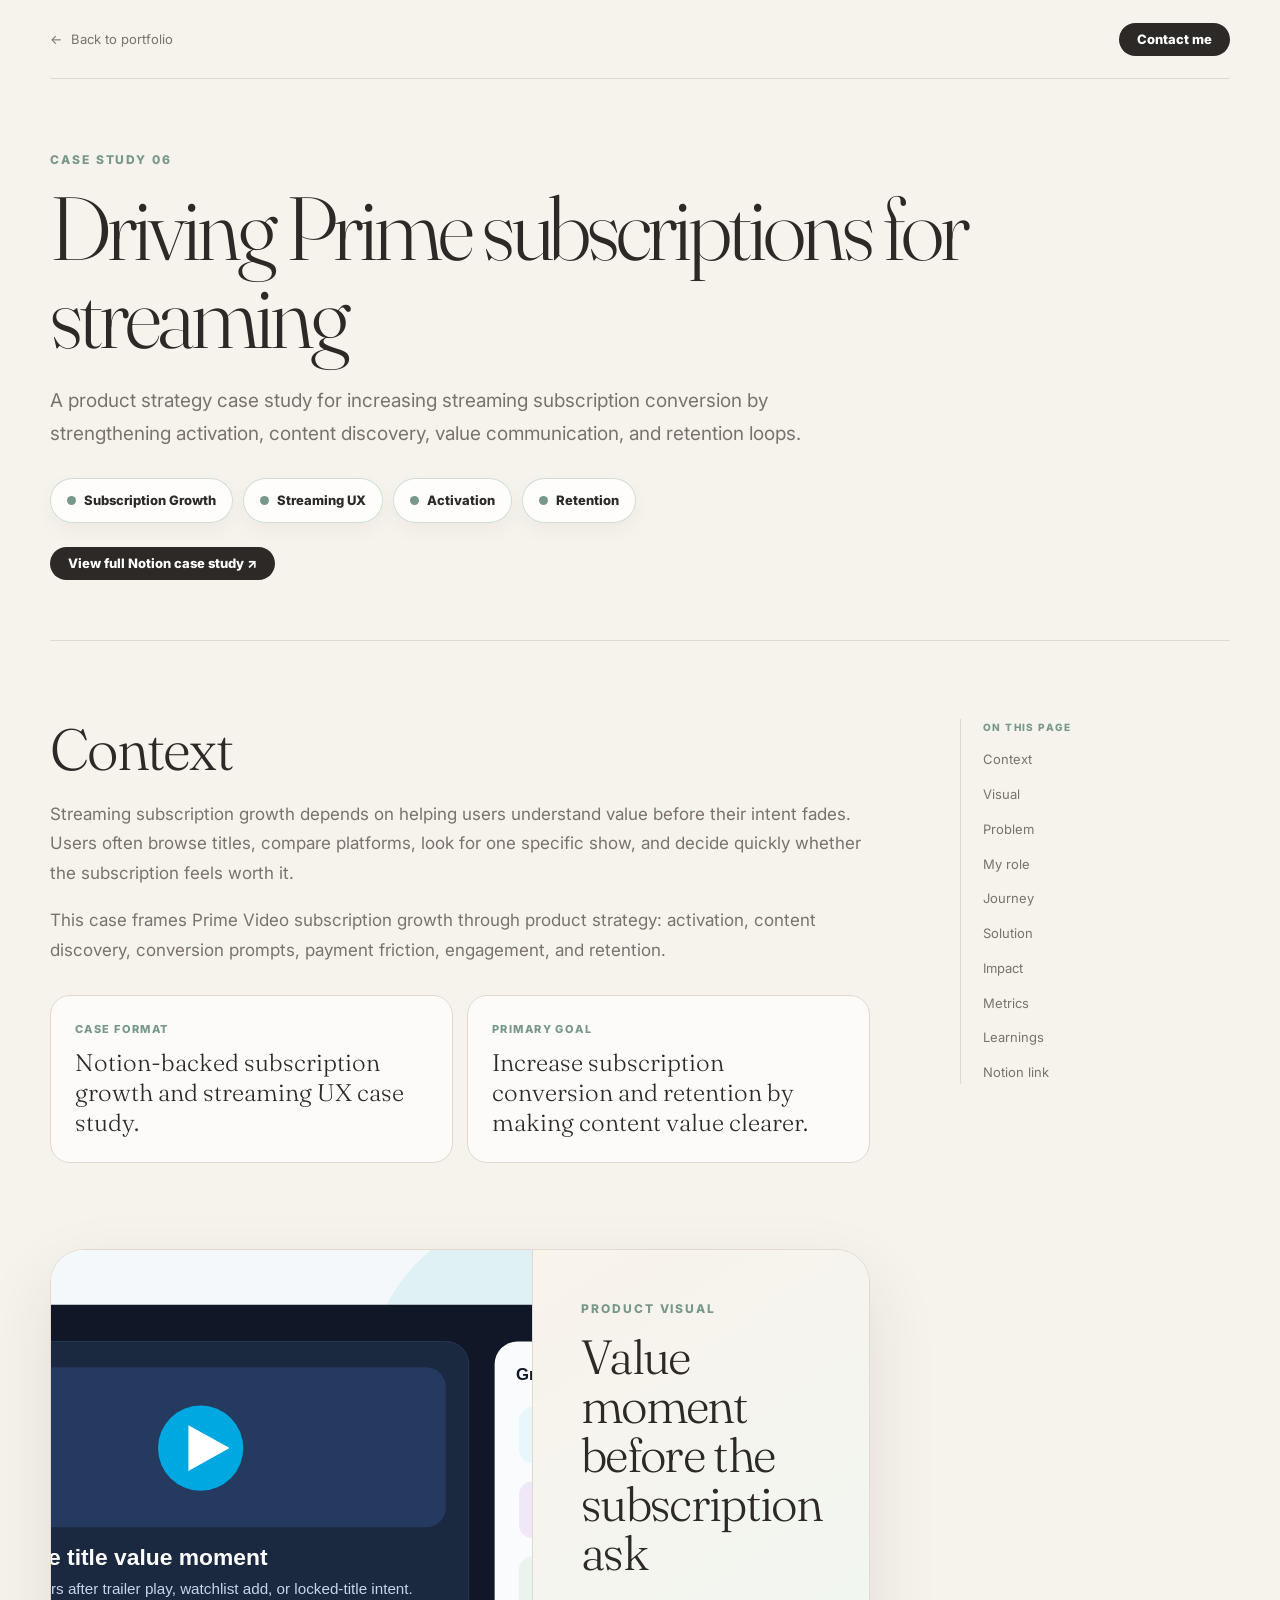
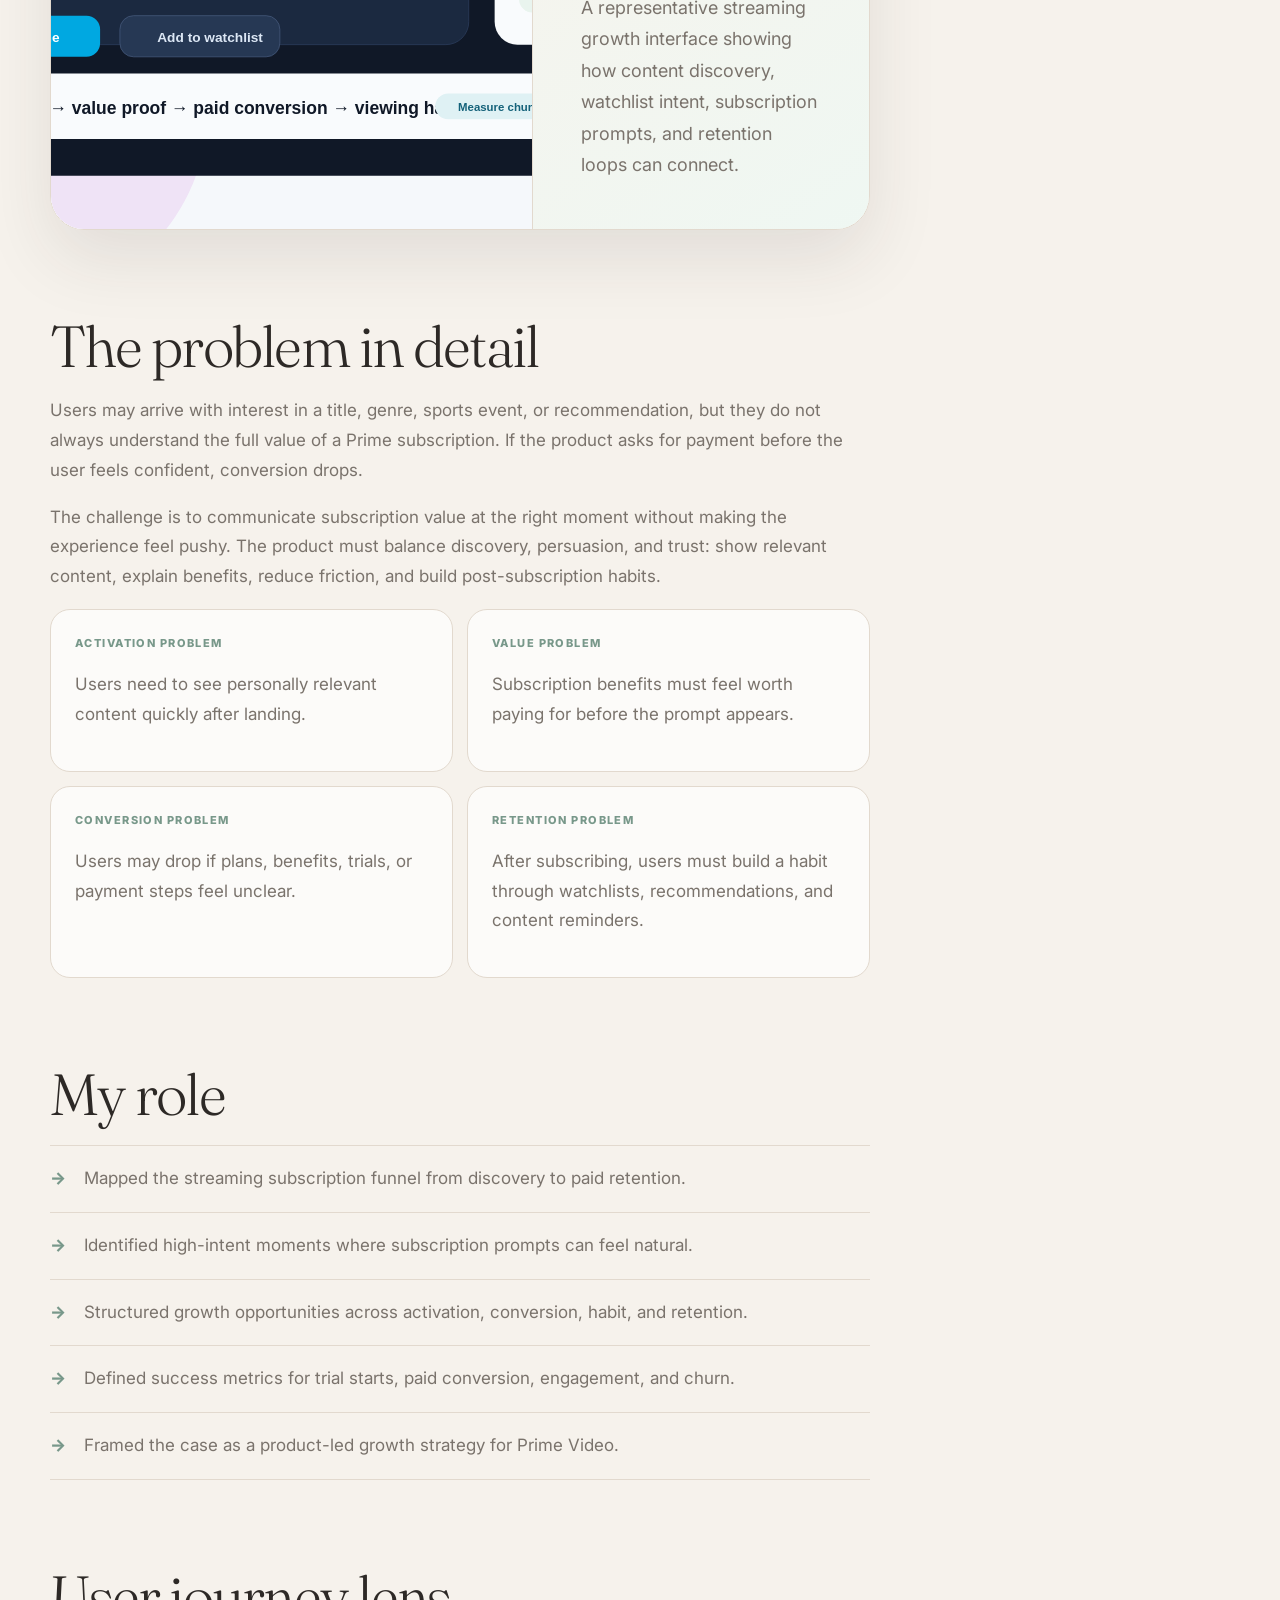
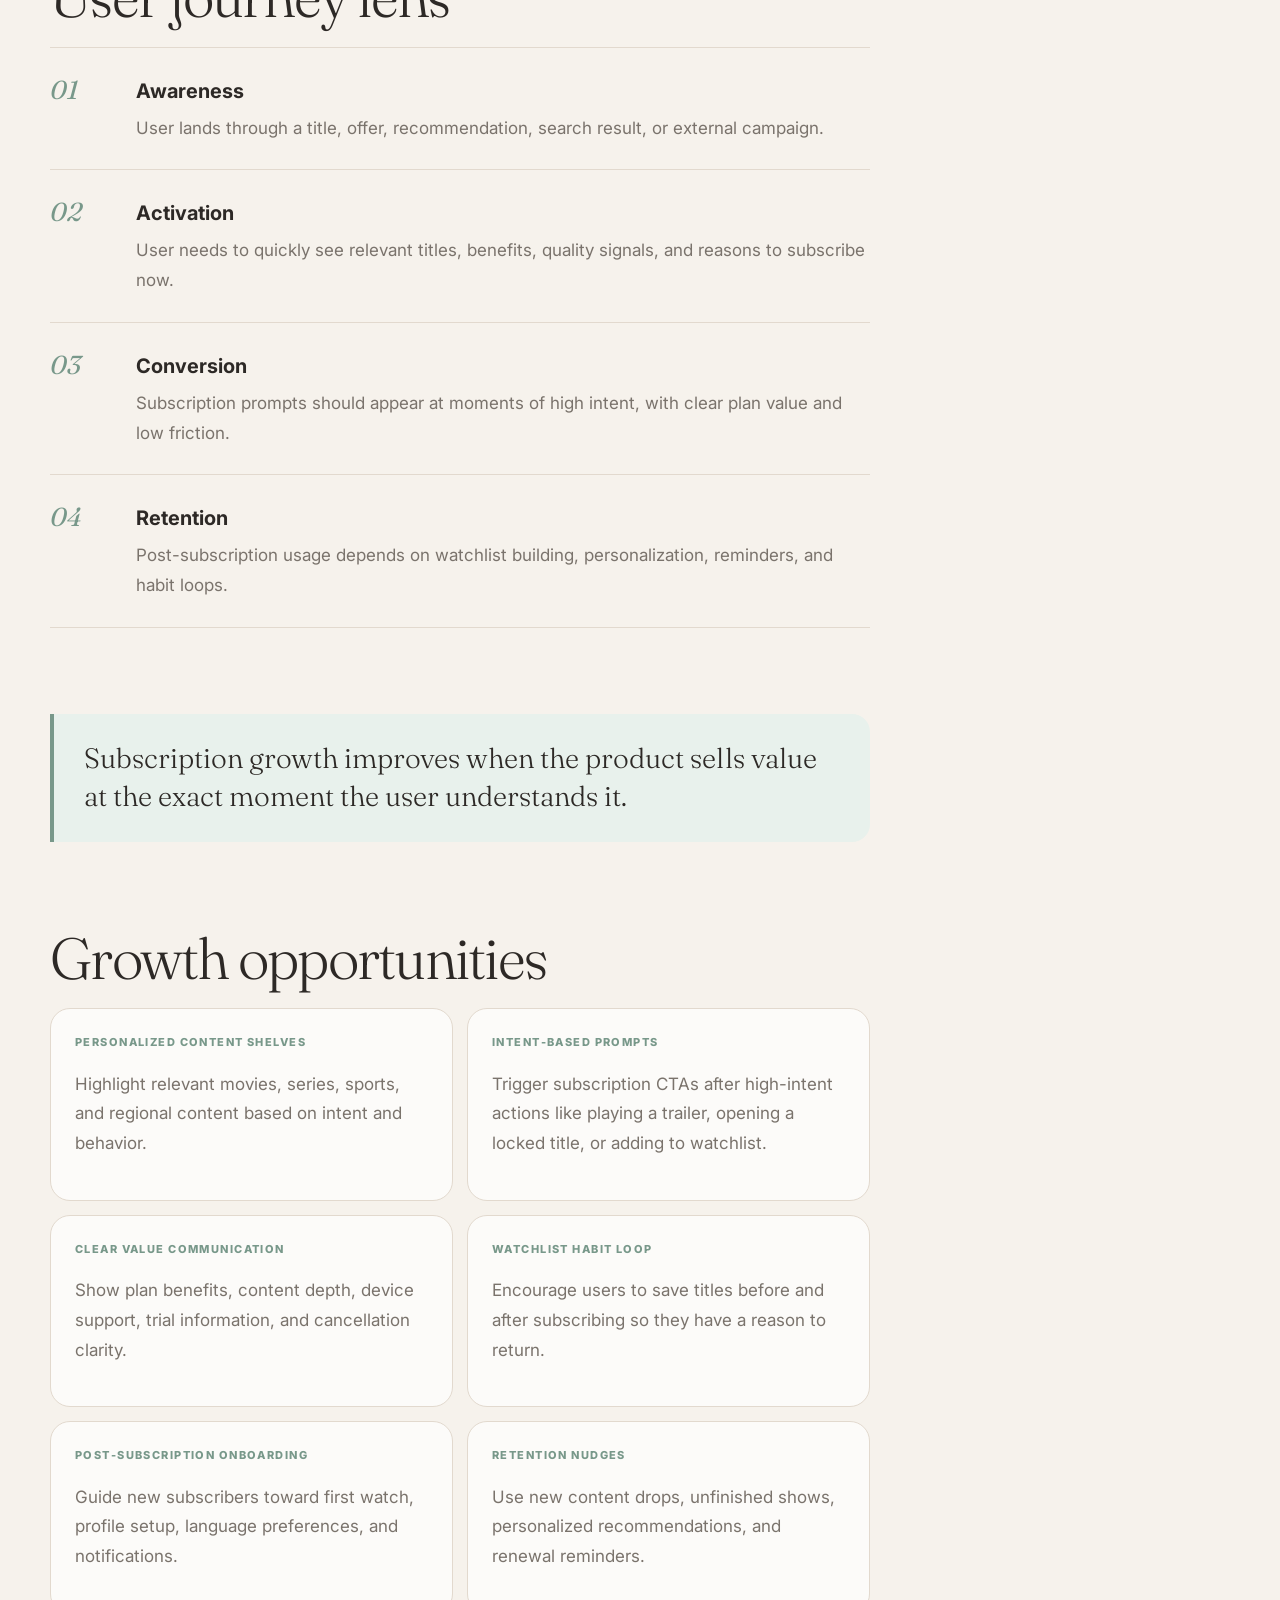
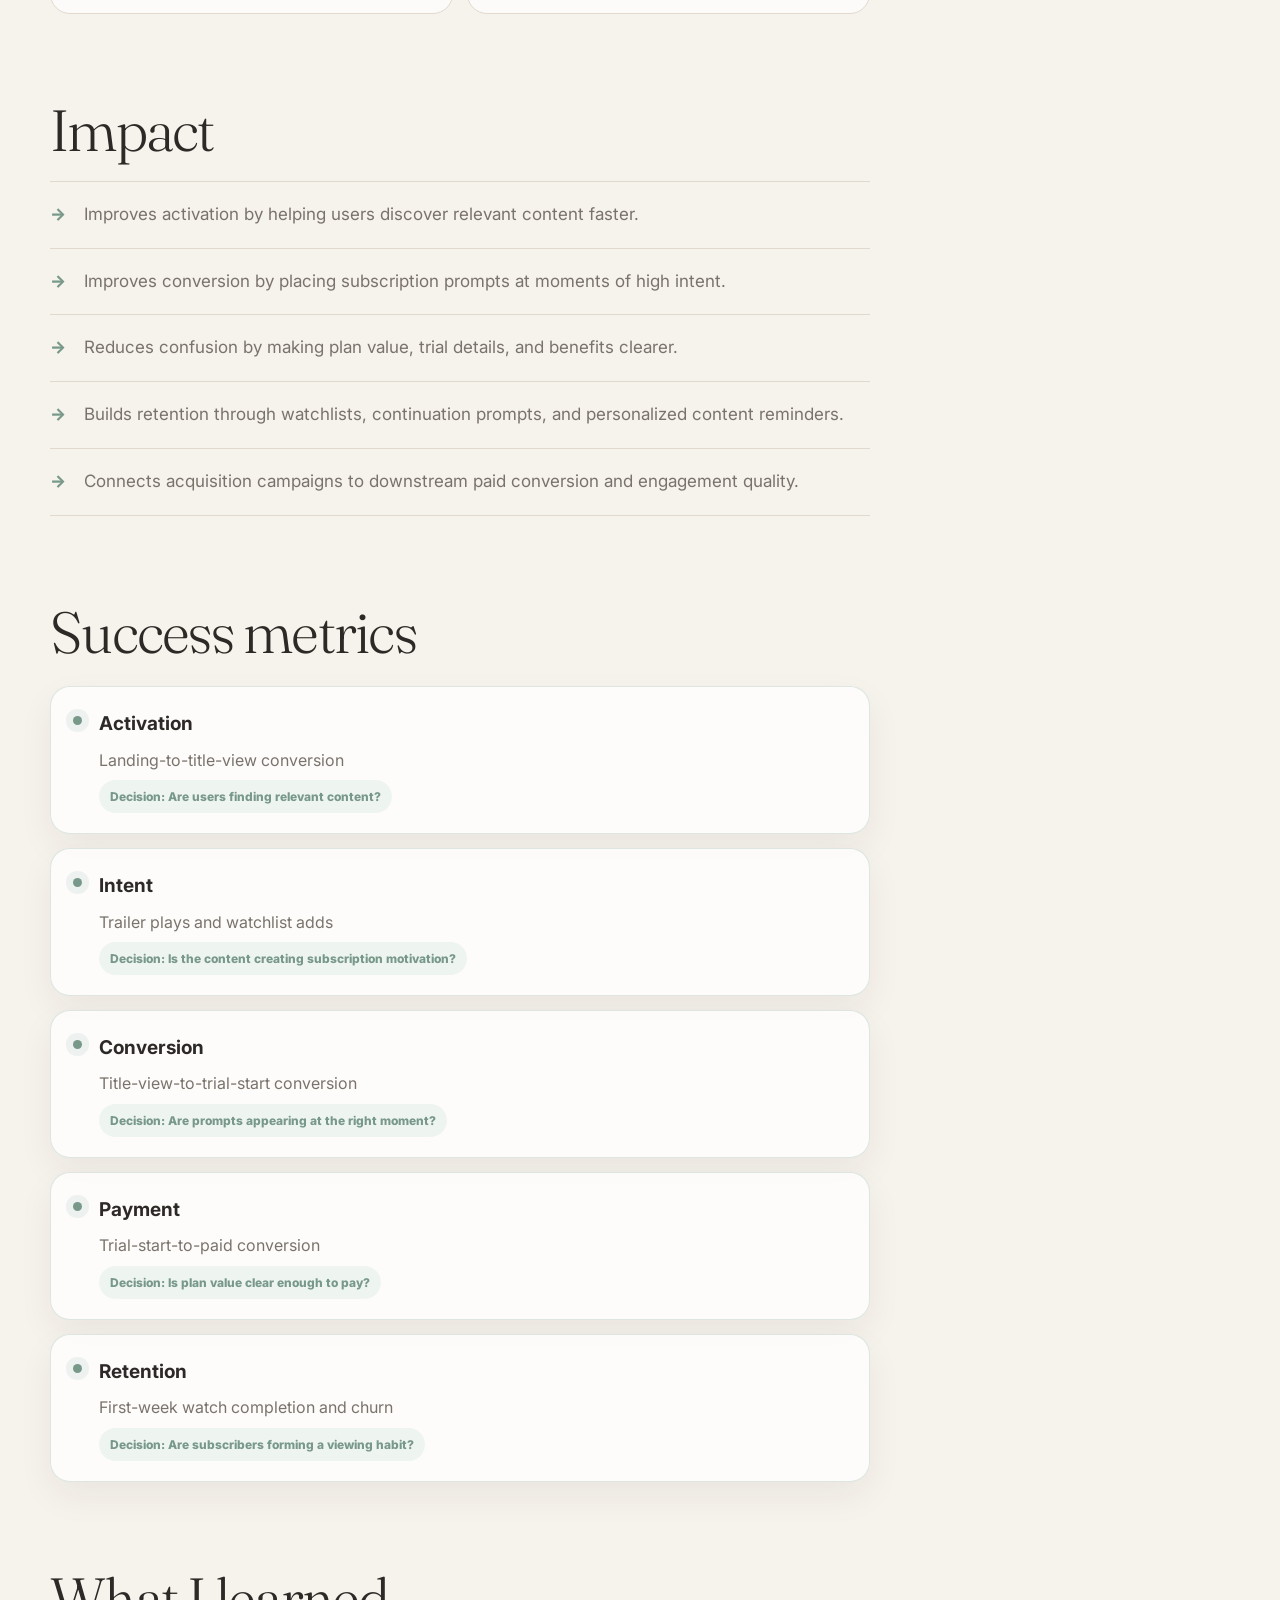
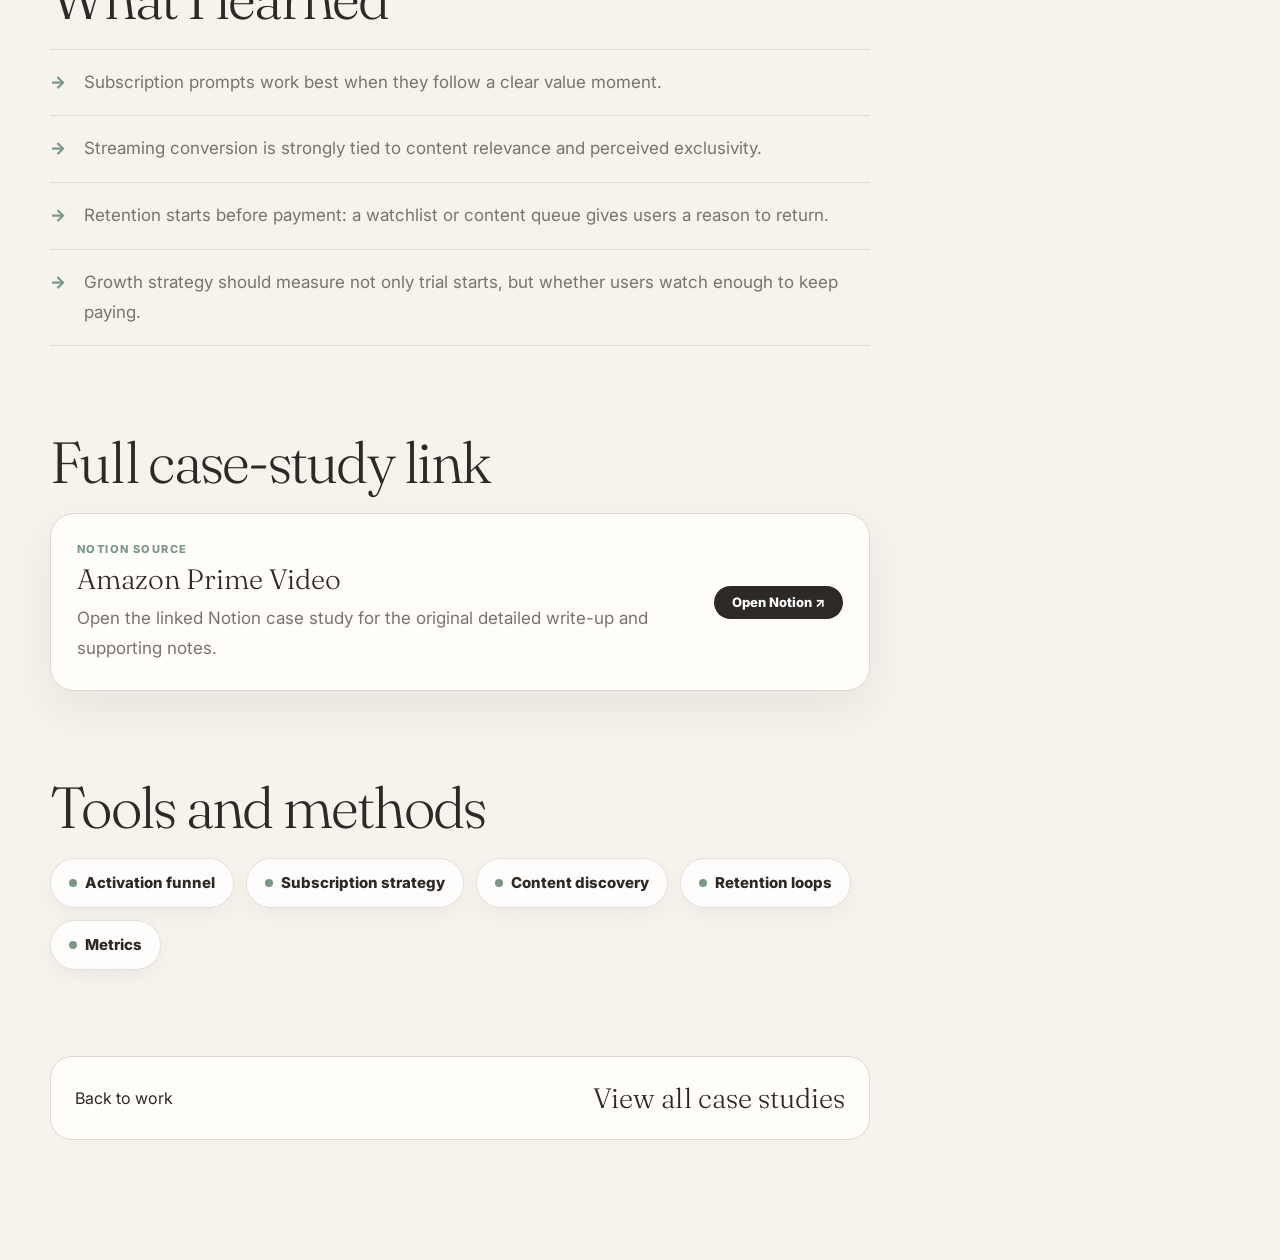
<file: case-studies/prime-video-subscriptions/index.html>
<!doctype html>
<html lang="en">
<head>
  <meta charset="utf-8">
  <meta name="viewport" content="width=device-width, initial-scale=1">
  <title>Driving Prime subscriptions for streaming - Abhishek Wabale</title>
  <meta name="description" content="A detailed product strategy case study on driving streaming subscriptions through activation, conversion, and retention.">
  <link rel="preconnect" href="https://fonts.googleapis.com">
  <link rel="preconnect" href="https://fonts.gstatic.com" crossorigin>
  <link href="https://fonts.googleapis.com/css2?family=Fraunces:opsz,wght@9..144,300;9..144,400&family=Inter:wght@300;400;500;600;700&display=swap" rel="stylesheet">
  <link rel="stylesheet" href="../../styles/case-study.css">
</head>
<body class="case-study-page">
  <div class="case-page">
    <div class="topbar">
      <a class="back-link" href="../../index.html#work"><span>&larr;</span><span>Back to portfolio</span></a>
      <div class="top-actions"><a class="btn" href="../../index.html#contact">Contact me</a></div>
    </div>

    <section class="hero">
      <p class="eyebrow">Case Study 06</p>
      <h1>Driving Prime subscriptions for streaming</h1>
      <p class="hero-copy">A product strategy case study for increasing streaming subscription conversion by strengthening activation, content discovery, value communication, and retention loops.</p>
      <div class="hero-meta">
        <div class="hero-meta-item"><span class="hero-meta-dot"></span><span>Subscription Growth</span></div>
        <div class="hero-meta-item"><span class="hero-meta-dot"></span><span>Streaming UX</span></div>
        <div class="hero-meta-item"><span class="hero-meta-dot"></span><span>Activation</span></div>
        <div class="hero-meta-item"><span class="hero-meta-dot"></span><span>Retention</span></div>
      </div>
      <div class="hero-actions">
        <a class="btn" href="https://app.notion.com/p/Amazon-Prime-Video-222d33707898809dafd8c4a20e5fa501" target="_blank" rel="noopener">View full Notion case study &nearr;</a>
      </div>
    </section>

    <div class="content-wrap">
      <main class="content">
        <section class="section" id="context">
          <h2 class="section-title">Context</h2>
          <p>Streaming subscription growth depends on helping users understand value before their intent fades. Users often browse titles, compare platforms, look for one specific show, and decide quickly whether the subscription feels worth it.</p>
          <p>This case frames Prime Video subscription growth through product strategy: activation, content discovery, conversion prompts, payment friction, engagement, and retention.</p>
          <div class="facts">
            <div class="fact"><span>Case format</span><strong>Notion-backed subscription growth and streaming UX case study.</strong></div>
            <div class="fact"><span>Primary goal</span><strong>Increase subscription conversion and retention by making content value clearer.</strong></div>
          </div>
        </section>

        <section class="section" id="visual">
          <div class="case-visual-card">
            <img src="../../assets/case-prime-subscriptions.svg" alt="Prime Video subscription growth interface visual">
            <div class="case-visual-copy">
              <span>Product visual</span>
              <strong>Value moment before the subscription ask</strong>
              <p>A representative streaming growth interface showing how content discovery, watchlist intent, subscription prompts, and retention loops can connect.</p>
            </div>
          </div>
        </section>

        <section class="section" id="problem">
          <h2 class="section-title">The problem in detail</h2>
          <p>Users may arrive with interest in a title, genre, sports event, or recommendation, but they do not always understand the full value of a Prime subscription. If the product asks for payment before the user feels confident, conversion drops.</p>
          <p>The challenge is to communicate subscription value at the right moment without making the experience feel pushy. The product must balance discovery, persuasion, and trust: show relevant content, explain benefits, reduce friction, and build post-subscription habits.</p>
          <div class="two-col">
            <div class="impact-box"><span>Activation problem</span><p>Users need to see personally relevant content quickly after landing.</p></div>
            <div class="impact-box"><span>Value problem</span><p>Subscription benefits must feel worth paying for before the prompt appears.</p></div>
            <div class="impact-box"><span>Conversion problem</span><p>Users may drop if plans, benefits, trials, or payment steps feel unclear.</p></div>
            <div class="impact-box"><span>Retention problem</span><p>After subscribing, users must build a habit through watchlists, recommendations, and content reminders.</p></div>
          </div>
        </section>

        <section class="section" id="role">
          <h2 class="section-title">My role</h2>
          <ul class="impact-points">
            <li>Mapped the streaming subscription funnel from discovery to paid retention.</li>
            <li>Identified high-intent moments where subscription prompts can feel natural.</li>
            <li>Structured growth opportunities across activation, conversion, habit, and retention.</li>
            <li>Defined success metrics for trial starts, paid conversion, engagement, and churn.</li>
            <li>Framed the case as a product-led growth strategy for Prime Video.</li>
          </ul>
        </section>

        <section class="section" id="journey">
          <h2 class="section-title">User journey lens</h2>
          <div class="steps">
            <div class="step"><div class="step-no">01</div><div><h3>Awareness</h3><p>User lands through a title, offer, recommendation, search result, or external campaign.</p></div></div>
            <div class="step"><div class="step-no">02</div><div><h3>Activation</h3><p>User needs to quickly see relevant titles, benefits, quality signals, and reasons to subscribe now.</p></div></div>
            <div class="step"><div class="step-no">03</div><div><h3>Conversion</h3><p>Subscription prompts should appear at moments of high intent, with clear plan value and low friction.</p></div></div>
            <div class="step"><div class="step-no">04</div><div><h3>Retention</h3><p>Post-subscription usage depends on watchlist building, personalization, reminders, and habit loops.</p></div></div>
          </div>
        </section>

        <blockquote class="pull-quote">Subscription growth improves when the product sells value at the exact moment the user understands it.</blockquote>

        <section class="section" id="solution">
          <h2 class="section-title">Growth opportunities</h2>
          <div class="two-col">
            <div class="impact-box"><span>Personalized content shelves</span><p>Highlight relevant movies, series, sports, and regional content based on intent and behavior.</p></div>
            <div class="impact-box"><span>Intent-based prompts</span><p>Trigger subscription CTAs after high-intent actions like playing a trailer, opening a locked title, or adding to watchlist.</p></div>
            <div class="impact-box"><span>Clear value communication</span><p>Show plan benefits, content depth, device support, trial information, and cancellation clarity.</p></div>
            <div class="impact-box"><span>Watchlist habit loop</span><p>Encourage users to save titles before and after subscribing so they have a reason to return.</p></div>
            <div class="impact-box"><span>Post-subscription onboarding</span><p>Guide new subscribers toward first watch, profile setup, language preferences, and notifications.</p></div>
            <div class="impact-box"><span>Retention nudges</span><p>Use new content drops, unfinished shows, personalized recommendations, and renewal reminders.</p></div>
          </div>
        </section>

        <section class="section" id="impact">
          <h2 class="section-title">Impact</h2>
          <ul class="impact-points">
            <li>Improves activation by helping users discover relevant content faster.</li>
            <li>Improves conversion by placing subscription prompts at moments of high intent.</li>
            <li>Reduces confusion by making plan value, trial details, and benefits clearer.</li>
            <li>Builds retention through watchlists, continuation prompts, and personalized content reminders.</li>
            <li>Connects acquisition campaigns to downstream paid conversion and engagement quality.</li>
          </ul>
        </section>

        <section class="section" id="metrics">
          <h2 class="section-title">Success metrics</h2>
          <ul class="metric-card-list">
            <li><strong>Activation</strong><span>Landing-to-title-view conversion</span><em>Decision: Are users finding relevant content?</em></li>
            <li><strong>Intent</strong><span>Trailer plays and watchlist adds</span><em>Decision: Is the content creating subscription motivation?</em></li>
            <li><strong>Conversion</strong><span>Title-view-to-trial-start conversion</span><em>Decision: Are prompts appearing at the right moment?</em></li>
            <li><strong>Payment</strong><span>Trial-start-to-paid conversion</span><em>Decision: Is plan value clear enough to pay?</em></li>
            <li><strong>Retention</strong><span>First-week watch completion and churn</span><em>Decision: Are subscribers forming a viewing habit?</em></li>
          </ul>
        </section>

        <section class="section" id="learned">
          <h2 class="section-title">What I learned</h2>
          <ul class="impact-points">
            <li>Subscription prompts work best when they follow a clear value moment.</li>
            <li>Streaming conversion is strongly tied to content relevance and perceived exclusivity.</li>
            <li>Retention starts before payment: a watchlist or content queue gives users a reason to return.</li>
            <li>Growth strategy should measure not only trial starts, but whether users watch enough to keep paying.</li>
          </ul>
        </section>

        <section class="section" id="full-case">
          <h2 class="section-title">Full case-study link</h2>
          <div class="pdf-card">
            <div>
              <span>Notion source</span>
              <strong>Amazon Prime Video</strong>
              <p>Open the linked Notion case study for the original detailed write-up and supporting notes.</p>
            </div>
            <a class="btn" href="https://app.notion.com/p/Amazon-Prime-Video-222d33707898809dafd8c4a20e5fa501" target="_blank" rel="noopener">Open Notion &nearr;</a>
          </div>
        </section>

        <section class="section" id="tools">
          <h2 class="section-title">Tools and methods</h2>
          <div class="case-chip-list"><span class="chip">Activation funnel</span><span class="chip">Subscription strategy</span><span class="chip">Content discovery</span><span class="chip">Retention loops</span><span class="chip">Metrics</span></div>
        </section>

        <a class="next-case" href="../../index.html#work"><span>Back to work</span><strong>View all case studies</strong></a>
      </main>
      <aside class="case-index"><span>On this page</span><a href="#context">Context</a><a href="#visual">Visual</a><a href="#problem">Problem</a><a href="#role">My role</a><a href="#journey">Journey</a><a href="#solution">Solution</a><a href="#impact">Impact</a><a href="#metrics">Metrics</a><a href="#learned">Learnings</a><a href="#full-case">Notion link</a></aside>
    </div>
  </div>
</body>
</html>
</file>
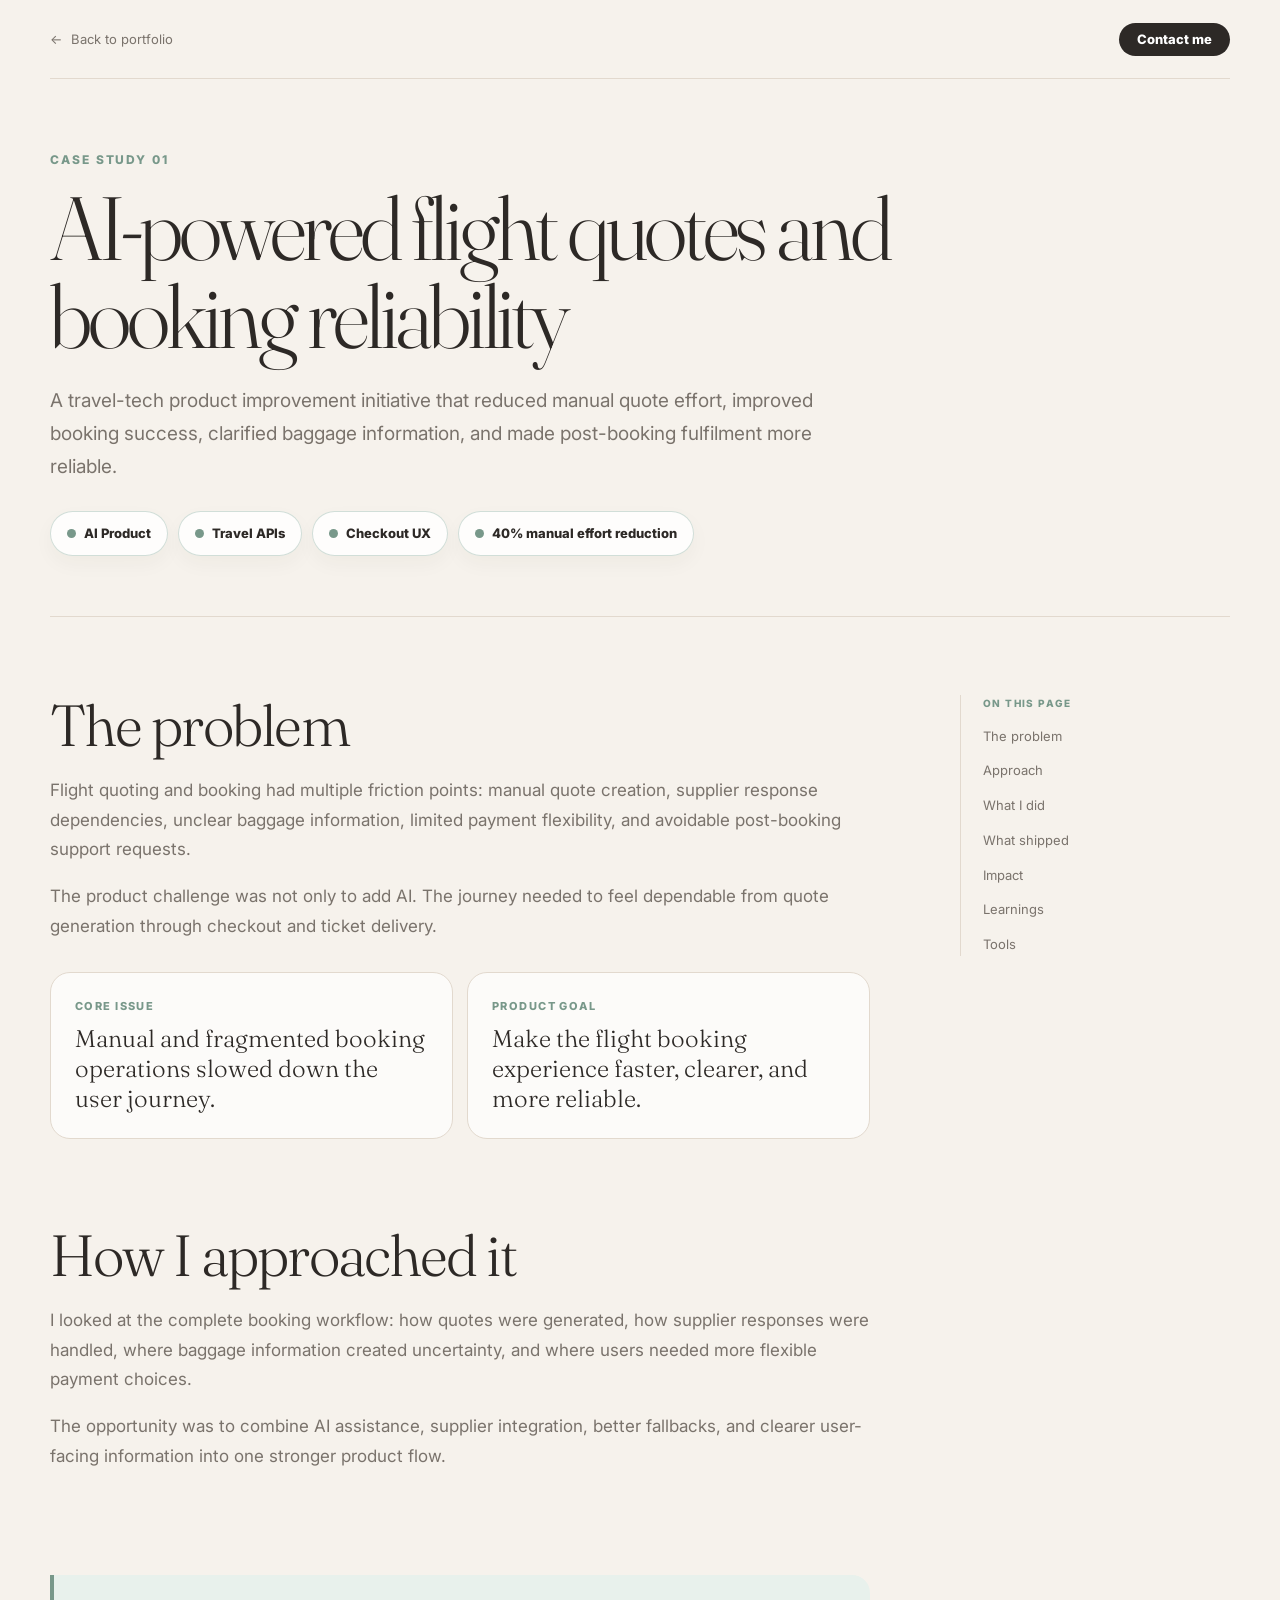
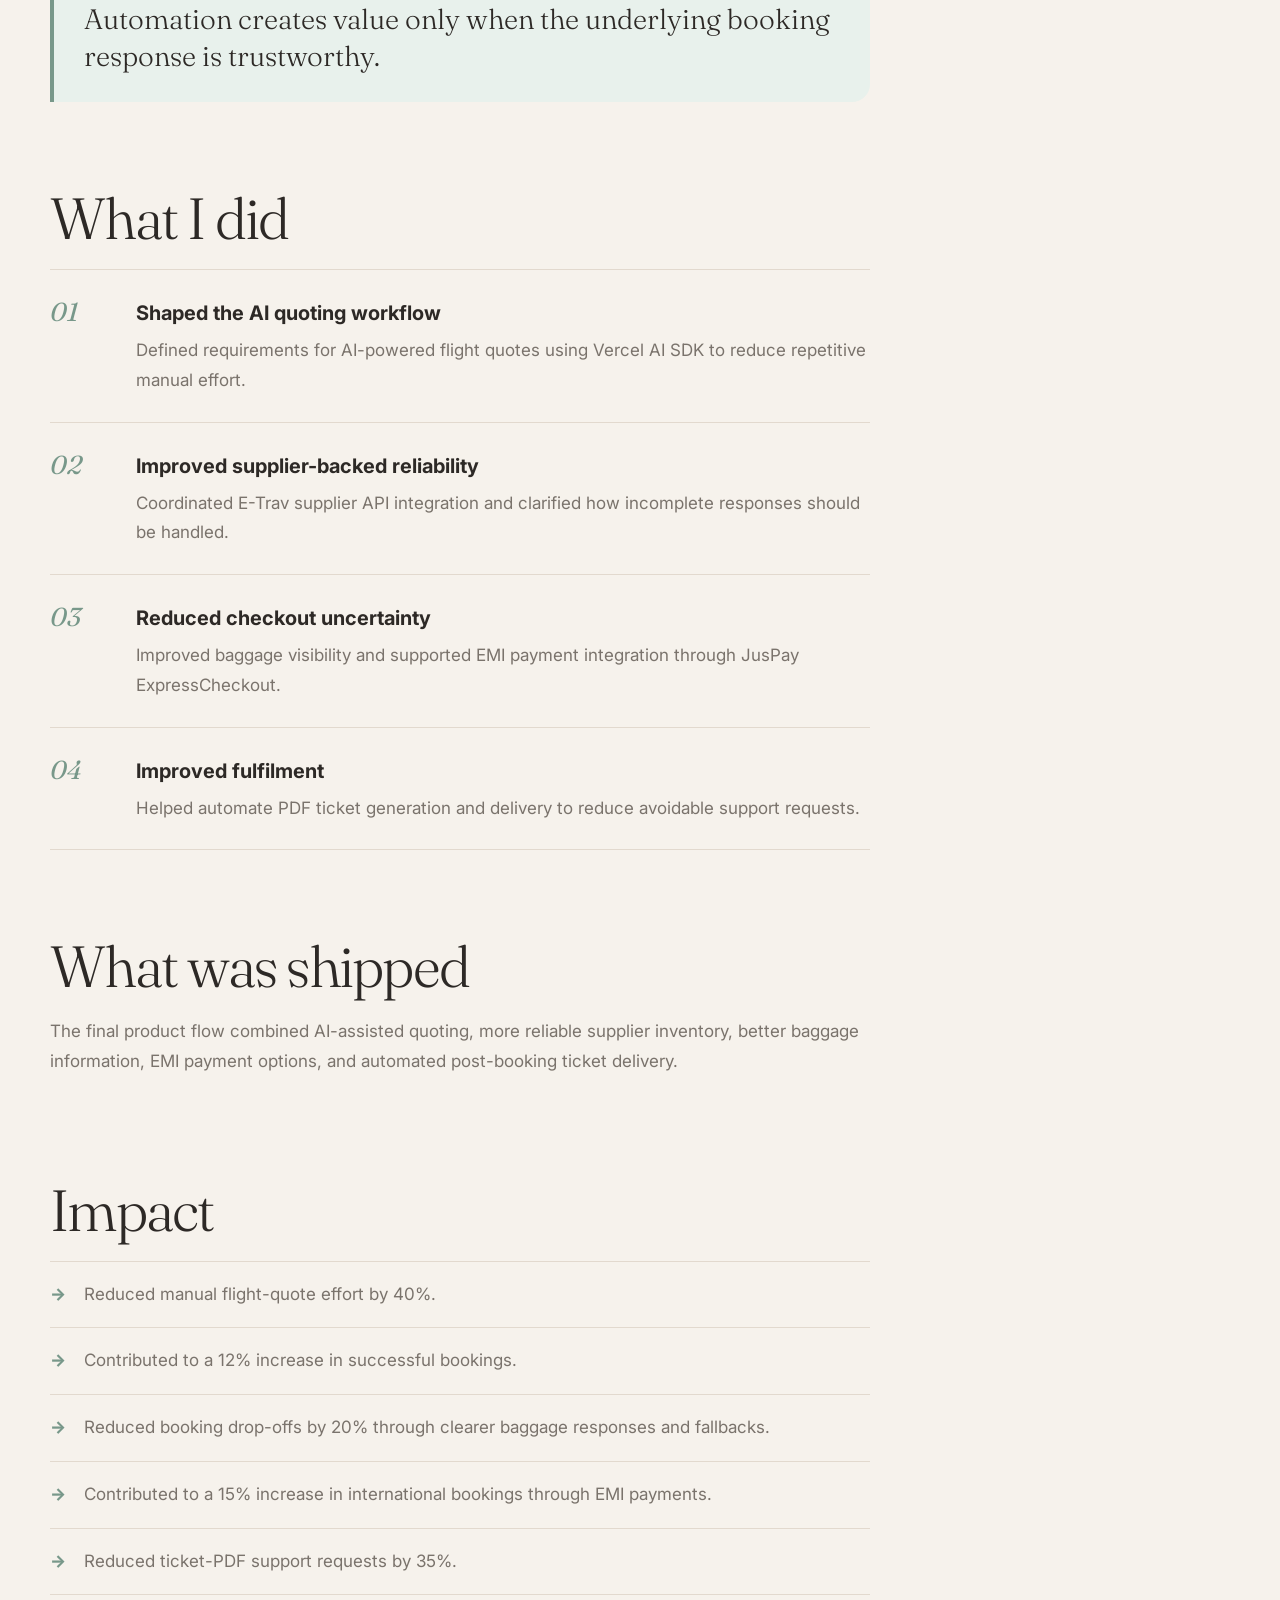
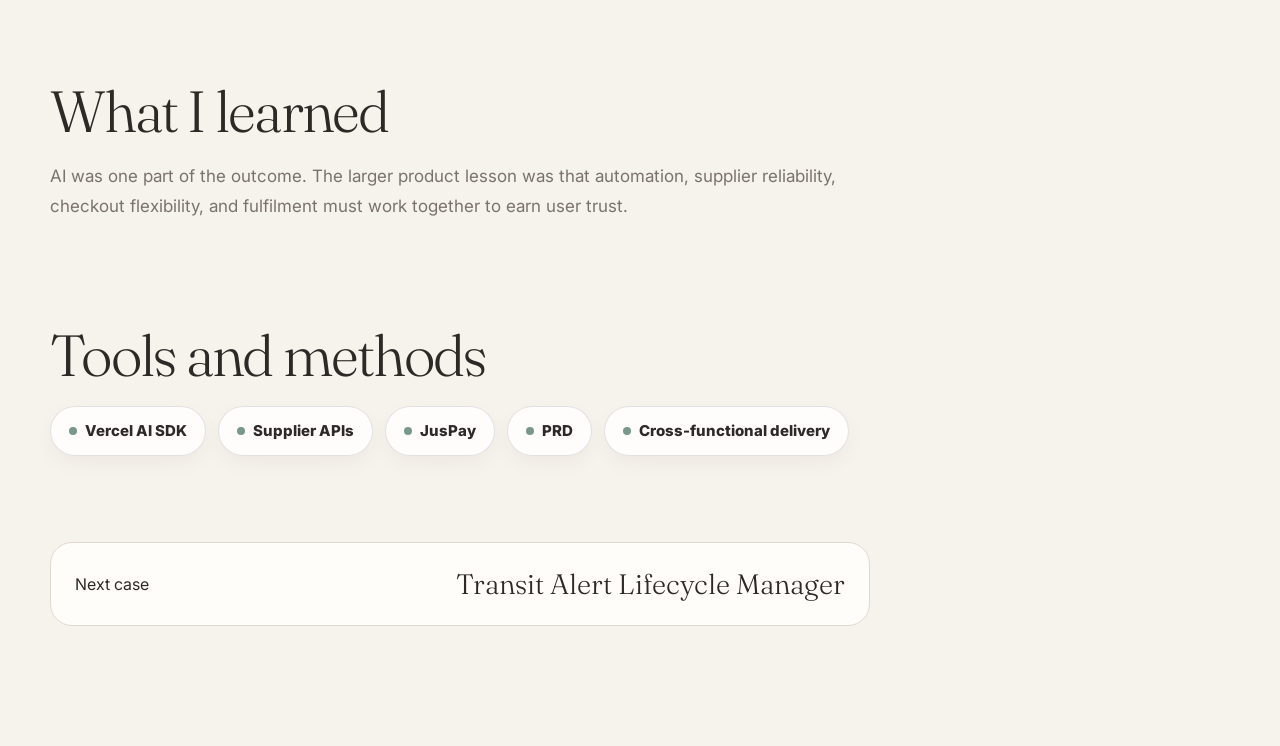
<file: case-studies/project-one/index.html>
<!doctype html>
<html lang="en">
<head>
  <meta charset="utf-8">
  <meta name="viewport" content="width=device-width, initial-scale=1">
  <title>AI-powered flight quotes - Abhishek Wabale</title>
  <meta name="description" content="A product case study on AI-assisted flight quotes, booking reliability, payments, and ticket fulfilment.">
  <link rel="preconnect" href="https://fonts.googleapis.com">
  <link rel="preconnect" href="https://fonts.gstatic.com" crossorigin>
  <link href="https://fonts.googleapis.com/css2?family=Fraunces:opsz,wght@9..144,300;9..144,400&family=Inter:wght@300;400;500;600;700&display=swap" rel="stylesheet">
  <link rel="stylesheet" href="../../styles/case-study.css">
</head>
<body class="case-study-page">
  <div class="case-page">
    <div class="topbar">
      <a class="back-link" href="../../index.html#work"><span>&larr;</span><span>Back to portfolio</span></a>
      <div class="top-actions"><a class="btn" href="../../index.html#contact">Contact me</a></div>
    </div>

    <section class="hero">
      <p class="eyebrow">Case Study 01</p>
      <h1>AI-powered flight quotes and booking reliability</h1>
      <p class="hero-copy">A travel-tech product improvement initiative that reduced manual quote effort, improved booking success, clarified baggage information, and made post-booking fulfilment more reliable.</p>
      <div class="hero-meta">
        <div class="hero-meta-item"><span class="hero-meta-dot"></span><span>AI Product</span></div>
        <div class="hero-meta-item"><span class="hero-meta-dot"></span><span>Travel APIs</span></div>
        <div class="hero-meta-item"><span class="hero-meta-dot"></span><span>Checkout UX</span></div>
        <div class="hero-meta-item"><span class="hero-meta-dot"></span><span>40% manual effort reduction</span></div>
      </div>
    </section>

    <div class="content-wrap">
      <main class="content">
        <section class="section" id="problem">
          <h2 class="section-title">The problem</h2>
          <p>Flight quoting and booking had multiple friction points: manual quote creation, supplier response dependencies, unclear baggage information, limited payment flexibility, and avoidable post-booking support requests.</p>
          <p>The product challenge was not only to add AI. The journey needed to feel dependable from quote generation through checkout and ticket delivery.</p>
          <div class="facts">
            <div class="fact"><span>Core issue</span><strong>Manual and fragmented booking operations slowed down the user journey.</strong></div>
            <div class="fact"><span>Product goal</span><strong>Make the flight booking experience faster, clearer, and more reliable.</strong></div>
          </div>
        </section>

        <section class="section" id="discovery">
          <h2 class="section-title">How I approached it</h2>
          <p>I looked at the complete booking workflow: how quotes were generated, how supplier responses were handled, where baggage information created uncertainty, and where users needed more flexible payment choices.</p>
          <p>The opportunity was to combine AI assistance, supplier integration, better fallbacks, and clearer user-facing information into one stronger product flow.</p>
        </section>

        <blockquote class="pull-quote">Automation creates value only when the underlying booking response is trustworthy.</blockquote>

        <section class="section" id="process">
          <h2 class="section-title">What I did</h2>
          <div class="steps">
            <div class="step"><div class="step-no">01</div><div><h3>Shaped the AI quoting workflow</h3><p>Defined requirements for AI-powered flight quotes using Vercel AI SDK to reduce repetitive manual effort.</p></div></div>
            <div class="step"><div class="step-no">02</div><div><h3>Improved supplier-backed reliability</h3><p>Coordinated E-Trav supplier API integration and clarified how incomplete responses should be handled.</p></div></div>
            <div class="step"><div class="step-no">03</div><div><h3>Reduced checkout uncertainty</h3><p>Improved baggage visibility and supported EMI payment integration through JusPay ExpressCheckout.</p></div></div>
            <div class="step"><div class="step-no">04</div><div><h3>Improved fulfilment</h3><p>Helped automate PDF ticket generation and delivery to reduce avoidable support requests.</p></div></div>
          </div>
        </section>

        <section class="section" id="solution">
          <h2 class="section-title">What was shipped</h2>
          <p>The final product flow combined AI-assisted quoting, more reliable supplier inventory, better baggage information, EMI payment options, and automated post-booking ticket delivery.</p>
        </section>

        <section class="section" id="impact">
          <h2 class="section-title">Impact</h2>
          <ul class="impact-points">
            <li>Reduced manual flight-quote effort by 40%.</li>
            <li>Contributed to a 12% increase in successful bookings.</li>
            <li>Reduced booking drop-offs by 20% through clearer baggage responses and fallbacks.</li>
            <li>Contributed to a 15% increase in international bookings through EMI payments.</li>
            <li>Reduced ticket-PDF support requests by 35%.</li>
          </ul>
        </section>

        <section class="section" id="learning">
          <h2 class="section-title">What I learned</h2>
          <p>AI was one part of the outcome. The larger product lesson was that automation, supplier reliability, checkout flexibility, and fulfilment must work together to earn user trust.</p>
        </section>

        <section class="section" id="tools">
          <h2 class="section-title">Tools and methods</h2>
          <div class="case-chip-list"><span class="chip">Vercel AI SDK</span><span class="chip">Supplier APIs</span><span class="chip">JusPay</span><span class="chip">PRD</span><span class="chip">Cross-functional delivery</span></div>
        </section>

        <a class="next-case" href="../transit-alert-lifecycle/"><span>Next case</span><strong>Transit Alert Lifecycle Manager</strong></a>
      </main>

      <aside class="case-index">
        <span>On this page</span>
        <a href="#problem">The problem</a>
        <a href="#discovery">Approach</a>
        <a href="#process">What I did</a>
        <a href="#solution">What shipped</a>
        <a href="#impact">Impact</a>
        <a href="#learning">Learnings</a>
        <a href="#tools">Tools</a>
      </aside>
    </div>
  </div>
</body>
</html>
</file>
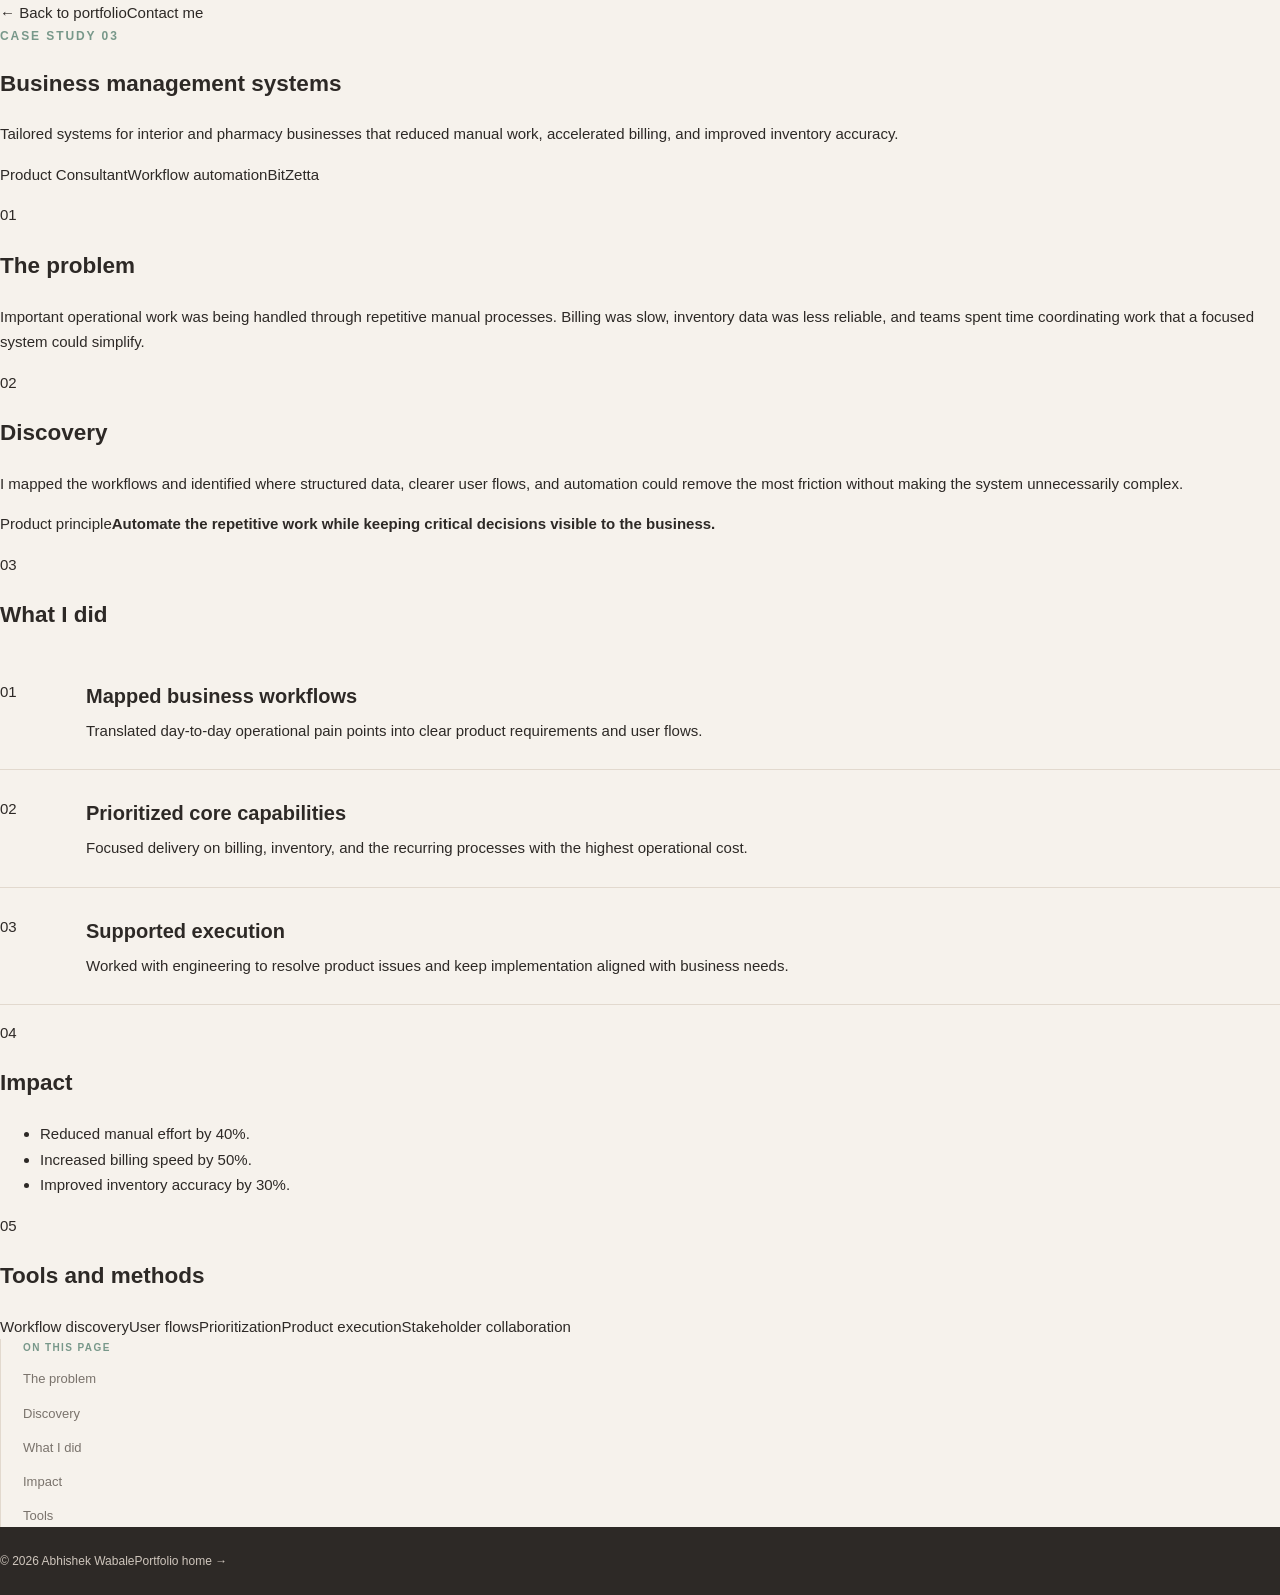
<file: case-studies/project-three/index.html>
<!doctype html><html lang="en"><head><meta charset="utf-8"><meta name="viewport" content="width=device-width,initial-scale=1"><meta name="description" content="Business workflow systems case study by Abhishek Wabale."><title>Business management systems — Abhishek Wabale</title><link rel="preconnect" href="https://fonts.googleapis.com"><link rel="preconnect" href="https://fonts.gstatic.com" crossorigin><link href="https://fonts.googleapis.com/css2?family=DM+Sans:wght@400;500;600&family=DM+Serif+Display:ital@0;1&display=swap" rel="stylesheet"><link rel="stylesheet" href="../../styles/main.css"><link rel="stylesheet" href="../../styles/case-study.css"></head><body>
<header class="case-nav"><div class="shell"><a href="../../index.html#work">← Back to portfolio</a><a href="../../index.html#contact">Contact me</a></div></header><main><section class="case-hero shell"><p class="eyebrow">Case study 03</p><h1>Business management systems</h1><p class="case-lead">Tailored systems for interior and pharmacy businesses that reduced manual work, accelerated billing, and improved inventory accuracy.</p><div class="case-tags"><span>Product Consultant</span><span>Workflow automation</span><span>BitZetta</span></div></section><div class="case-layout shell"><article class="case-content">
<section id="problem"><p class="section-number">01</p><h2>The problem</h2><p>Important operational work was being handled through repetitive manual processes. Billing was slow, inventory data was less reliable, and teams spent time coordinating work that a focused system could simplify.</p></section>
<section id="discovery"><p class="section-number">02</p><h2>Discovery</h2><p>I mapped the workflows and identified where structured data, clearer user flows, and automation could remove the most friction without making the system unnecessarily complex.</p><div class="insight"><span>Product principle</span><strong>Automate the repetitive work while keeping critical decisions visible to the business.</strong></div></section>
<section id="role"><p class="section-number">03</p><h2>What I did</h2><div class="step"><span>01</span><div><h3>Mapped business workflows</h3><p>Translated day-to-day operational pain points into clear product requirements and user flows.</p></div></div><div class="step"><span>02</span><div><h3>Prioritized core capabilities</h3><p>Focused delivery on billing, inventory, and the recurring processes with the highest operational cost.</p></div></div><div class="step"><span>03</span><div><h3>Supported execution</h3><p>Worked with engineering to resolve product issues and keep implementation aligned with business needs.</p></div></div></section>
<section id="impact"><p class="section-number">04</p><h2>Impact</h2><ul class="impact-list"><li>Reduced manual effort by 40%.</li><li>Increased billing speed by 50%.</li><li>Improved inventory accuracy by 30%.</li></ul></section>
<section id="tools"><p class="section-number">05</p><h2>Tools and methods</h2><div class="case-tags"><span>Workflow discovery</span><span>User flows</span><span>Prioritization</span><span>Product execution</span><span>Stakeholder collaboration</span></div></section></article><aside class="case-index"><span>On this page</span><a href="#problem">The problem</a><a href="#discovery">Discovery</a><a href="#role">What I did</a><a href="#impact">Impact</a><a href="#tools">Tools</a></aside></div></main><footer><div class="shell"><span>© 2026 Abhishek Wabale</span><a href="../../index.html">Portfolio home →</a></div></footer></body></html>
</file>
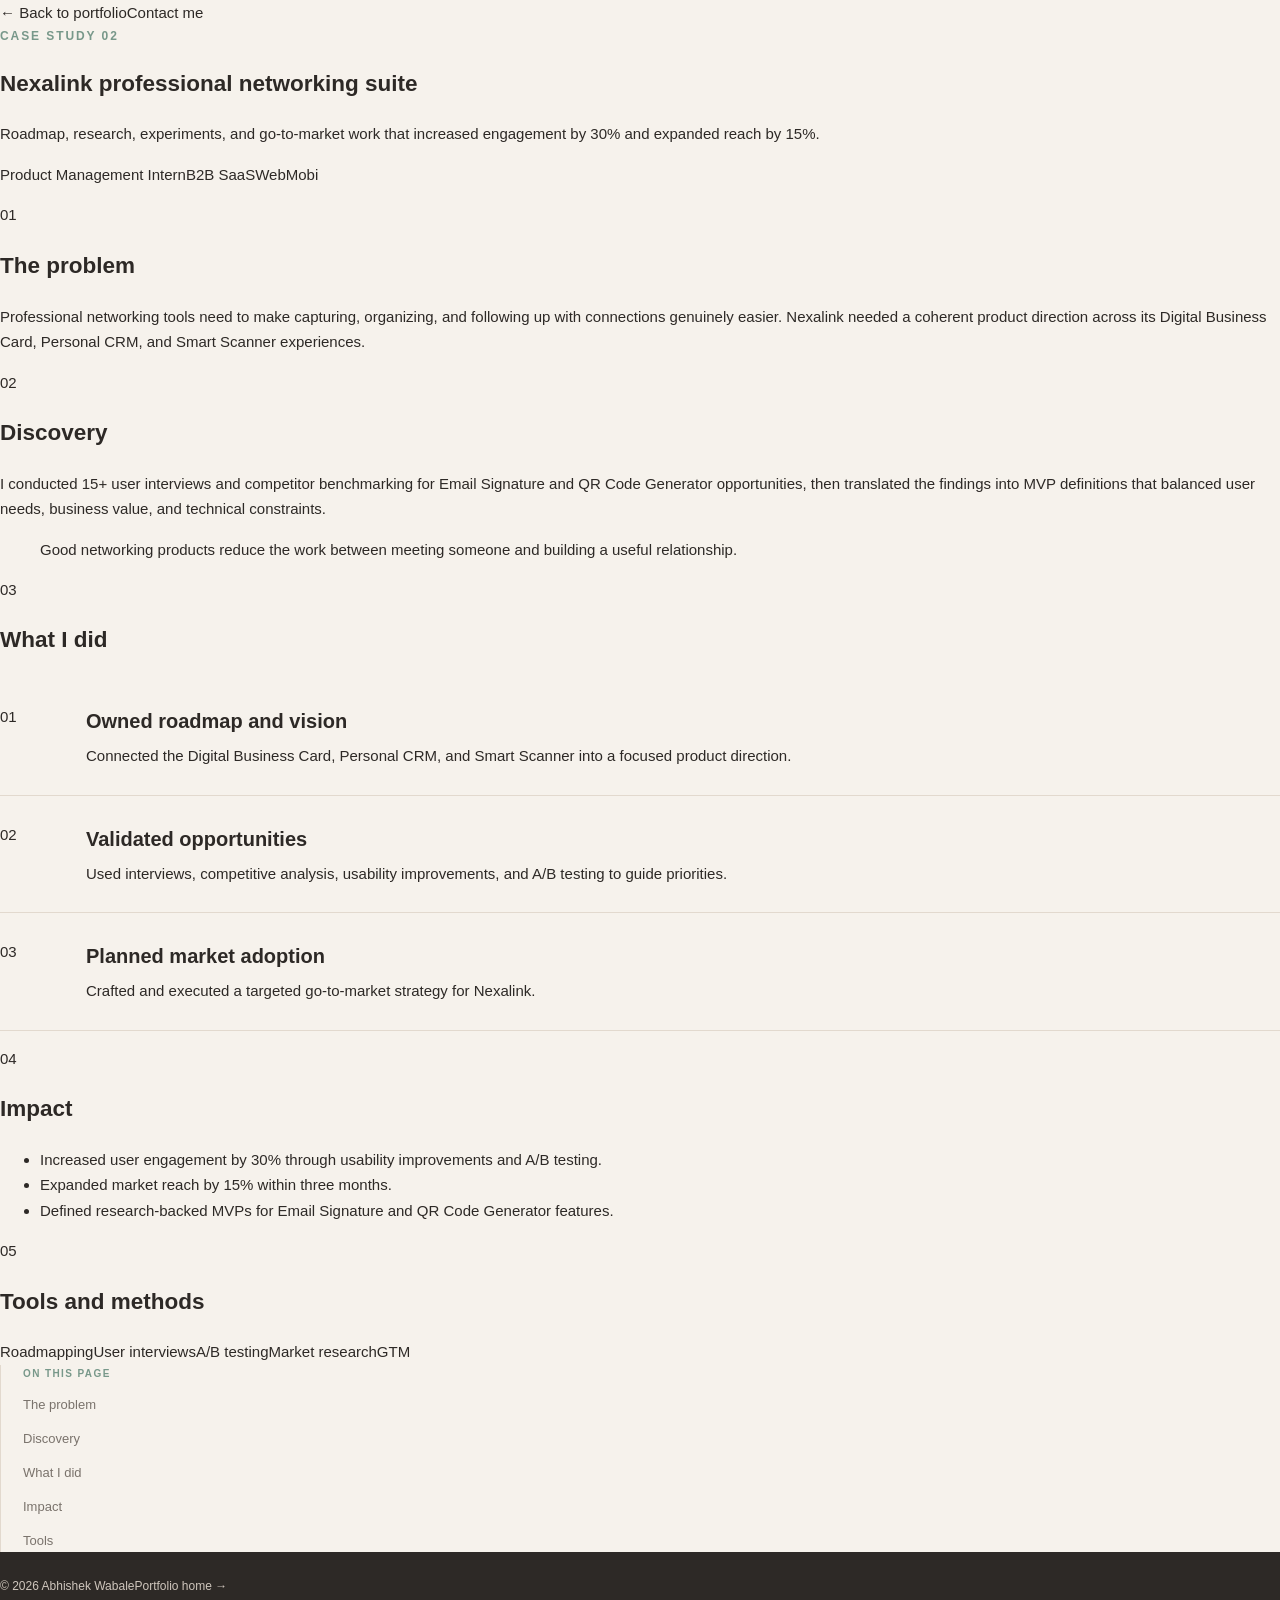
<file: case-studies/project-two/index.html>
<!doctype html><html lang="en"><head><meta charset="utf-8"><meta name="viewport" content="width=device-width,initial-scale=1"><meta name="description" content="Nexalink product case study by Abhishek Wabale."><title>Nexalink — Abhishek Wabale</title><link rel="preconnect" href="https://fonts.googleapis.com"><link rel="preconnect" href="https://fonts.gstatic.com" crossorigin><link href="https://fonts.googleapis.com/css2?family=DM+Sans:wght@400;500;600&family=DM+Serif+Display:ital@0;1&display=swap" rel="stylesheet"><link rel="stylesheet" href="../../styles/main.css"><link rel="stylesheet" href="../../styles/case-study.css"></head><body>
<header class="case-nav"><div class="shell"><a href="../../index.html#work">← Back to portfolio</a><a href="../../index.html#contact">Contact me</a></div></header><main><section class="case-hero shell"><p class="eyebrow">Case study 02</p><h1>Nexalink professional networking suite</h1><p class="case-lead">Roadmap, research, experiments, and go-to-market work that increased engagement by 30% and expanded reach by 15%.</p><div class="case-tags"><span>Product Management Intern</span><span>B2B SaaS</span><span>WebMobi</span></div></section><div class="case-layout shell"><article class="case-content">
<section id="problem"><p class="section-number">01</p><h2>The problem</h2><p>Professional networking tools need to make capturing, organizing, and following up with connections genuinely easier. Nexalink needed a coherent product direction across its Digital Business Card, Personal CRM, and Smart Scanner experiences.</p></section>
<section id="discovery"><p class="section-number">02</p><h2>Discovery</h2><p>I conducted 15+ user interviews and competitor benchmarking for Email Signature and QR Code Generator opportunities, then translated the findings into MVP definitions that balanced user needs, business value, and technical constraints.</p><blockquote>Good networking products reduce the work between meeting someone and building a useful relationship.</blockquote></section>
<section id="role"><p class="section-number">03</p><h2>What I did</h2><div class="step"><span>01</span><div><h3>Owned roadmap and vision</h3><p>Connected the Digital Business Card, Personal CRM, and Smart Scanner into a focused product direction.</p></div></div><div class="step"><span>02</span><div><h3>Validated opportunities</h3><p>Used interviews, competitive analysis, usability improvements, and A/B testing to guide priorities.</p></div></div><div class="step"><span>03</span><div><h3>Planned market adoption</h3><p>Crafted and executed a targeted go-to-market strategy for Nexalink.</p></div></div></section>
<section id="impact"><p class="section-number">04</p><h2>Impact</h2><ul class="impact-list"><li>Increased user engagement by 30% through usability improvements and A/B testing.</li><li>Expanded market reach by 15% within three months.</li><li>Defined research-backed MVPs for Email Signature and QR Code Generator features.</li></ul></section>
<section id="tools"><p class="section-number">05</p><h2>Tools and methods</h2><div class="case-tags"><span>Roadmapping</span><span>User interviews</span><span>A/B testing</span><span>Market research</span><span>GTM</span></div></section></article><aside class="case-index"><span>On this page</span><a href="#problem">The problem</a><a href="#discovery">Discovery</a><a href="#role">What I did</a><a href="#impact">Impact</a><a href="#tools">Tools</a></aside></div></main><footer><div class="shell"><span>© 2026 Abhishek Wabale</span><a href="../../index.html">Portfolio home →</a></div></footer></body></html>
</file>
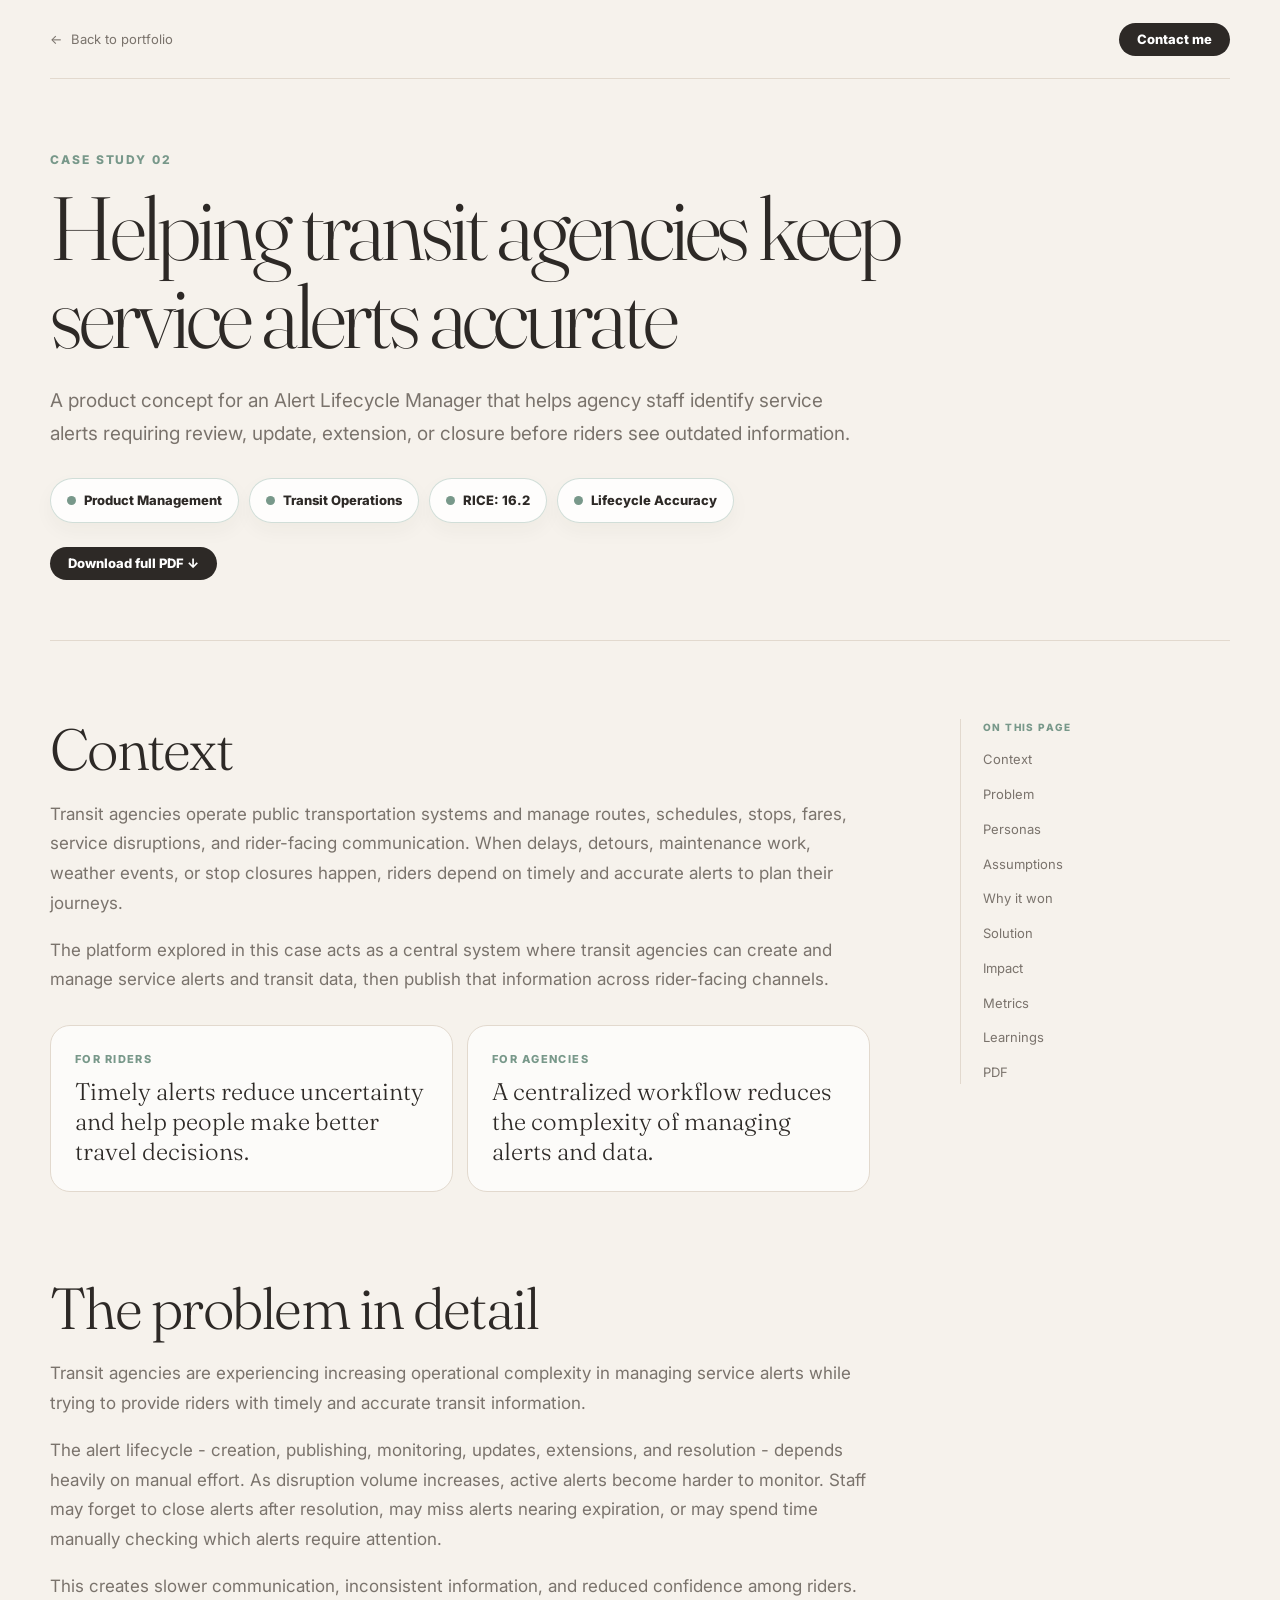
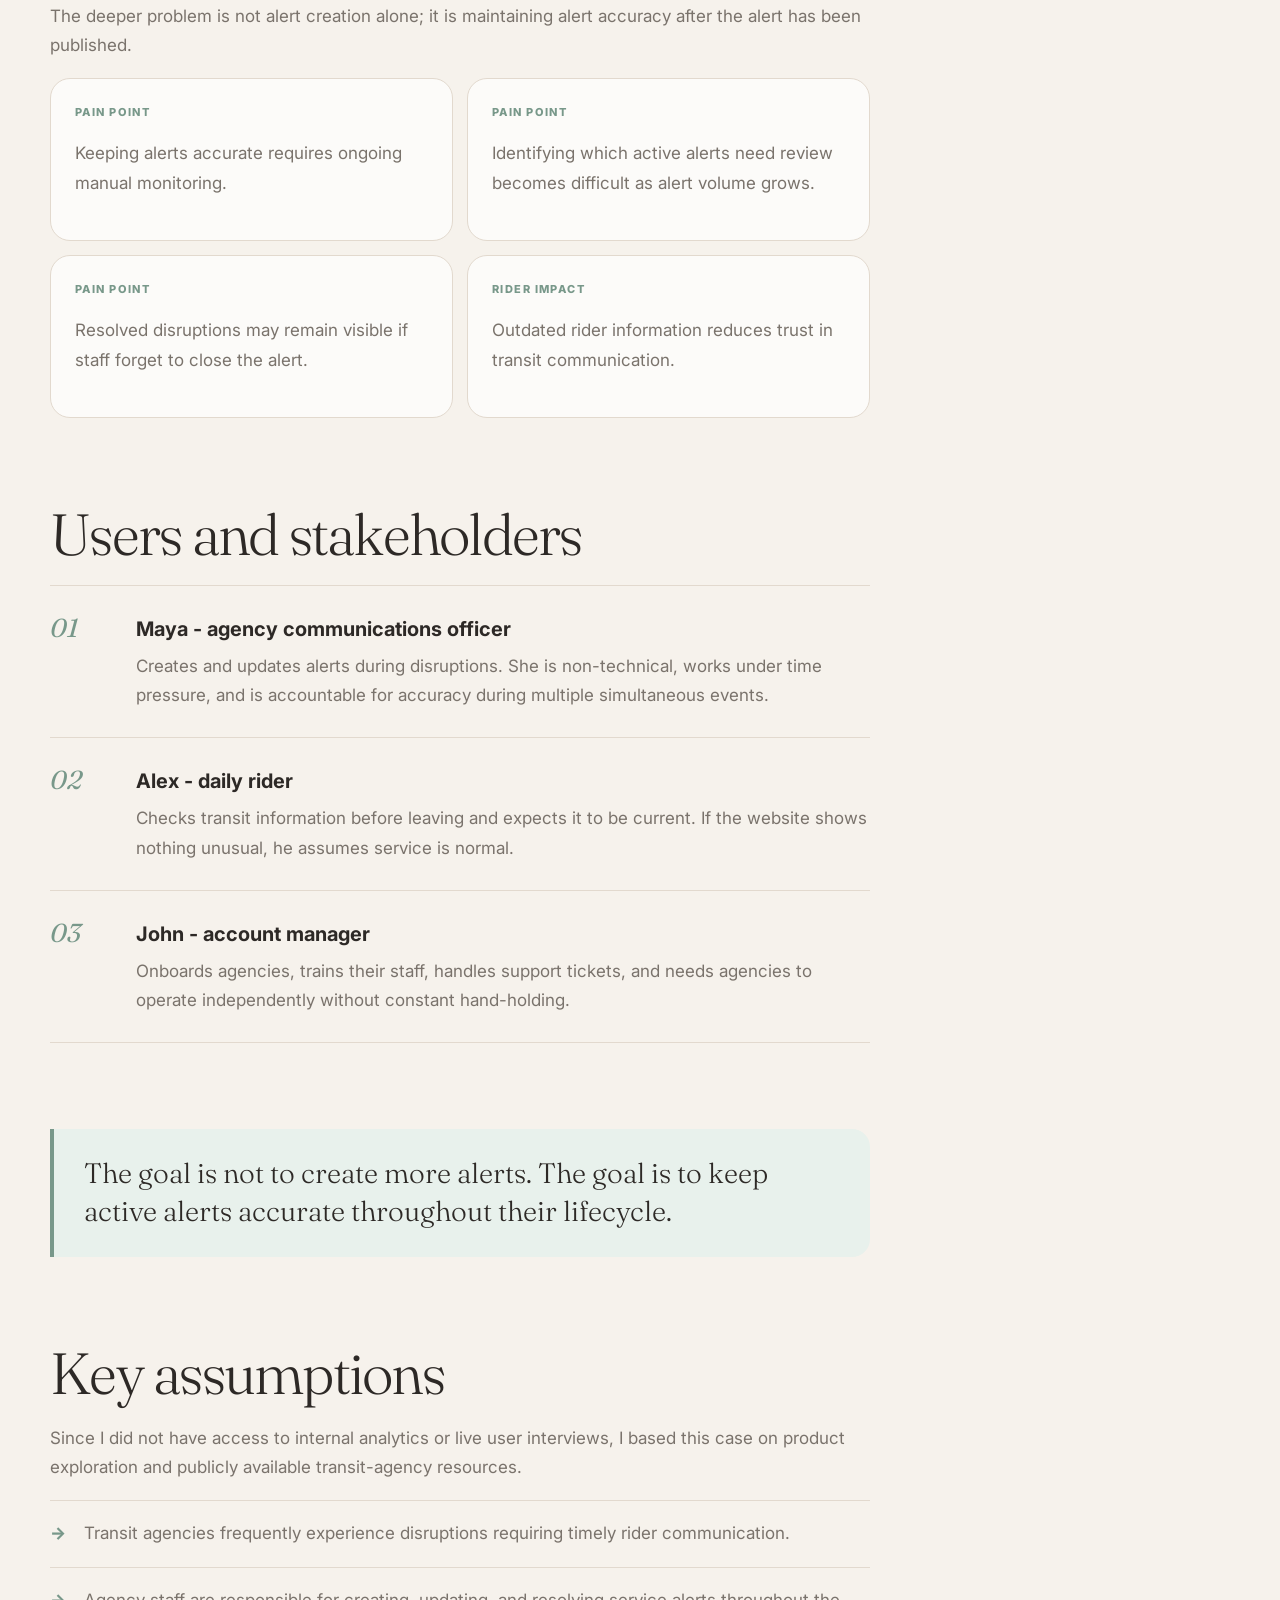
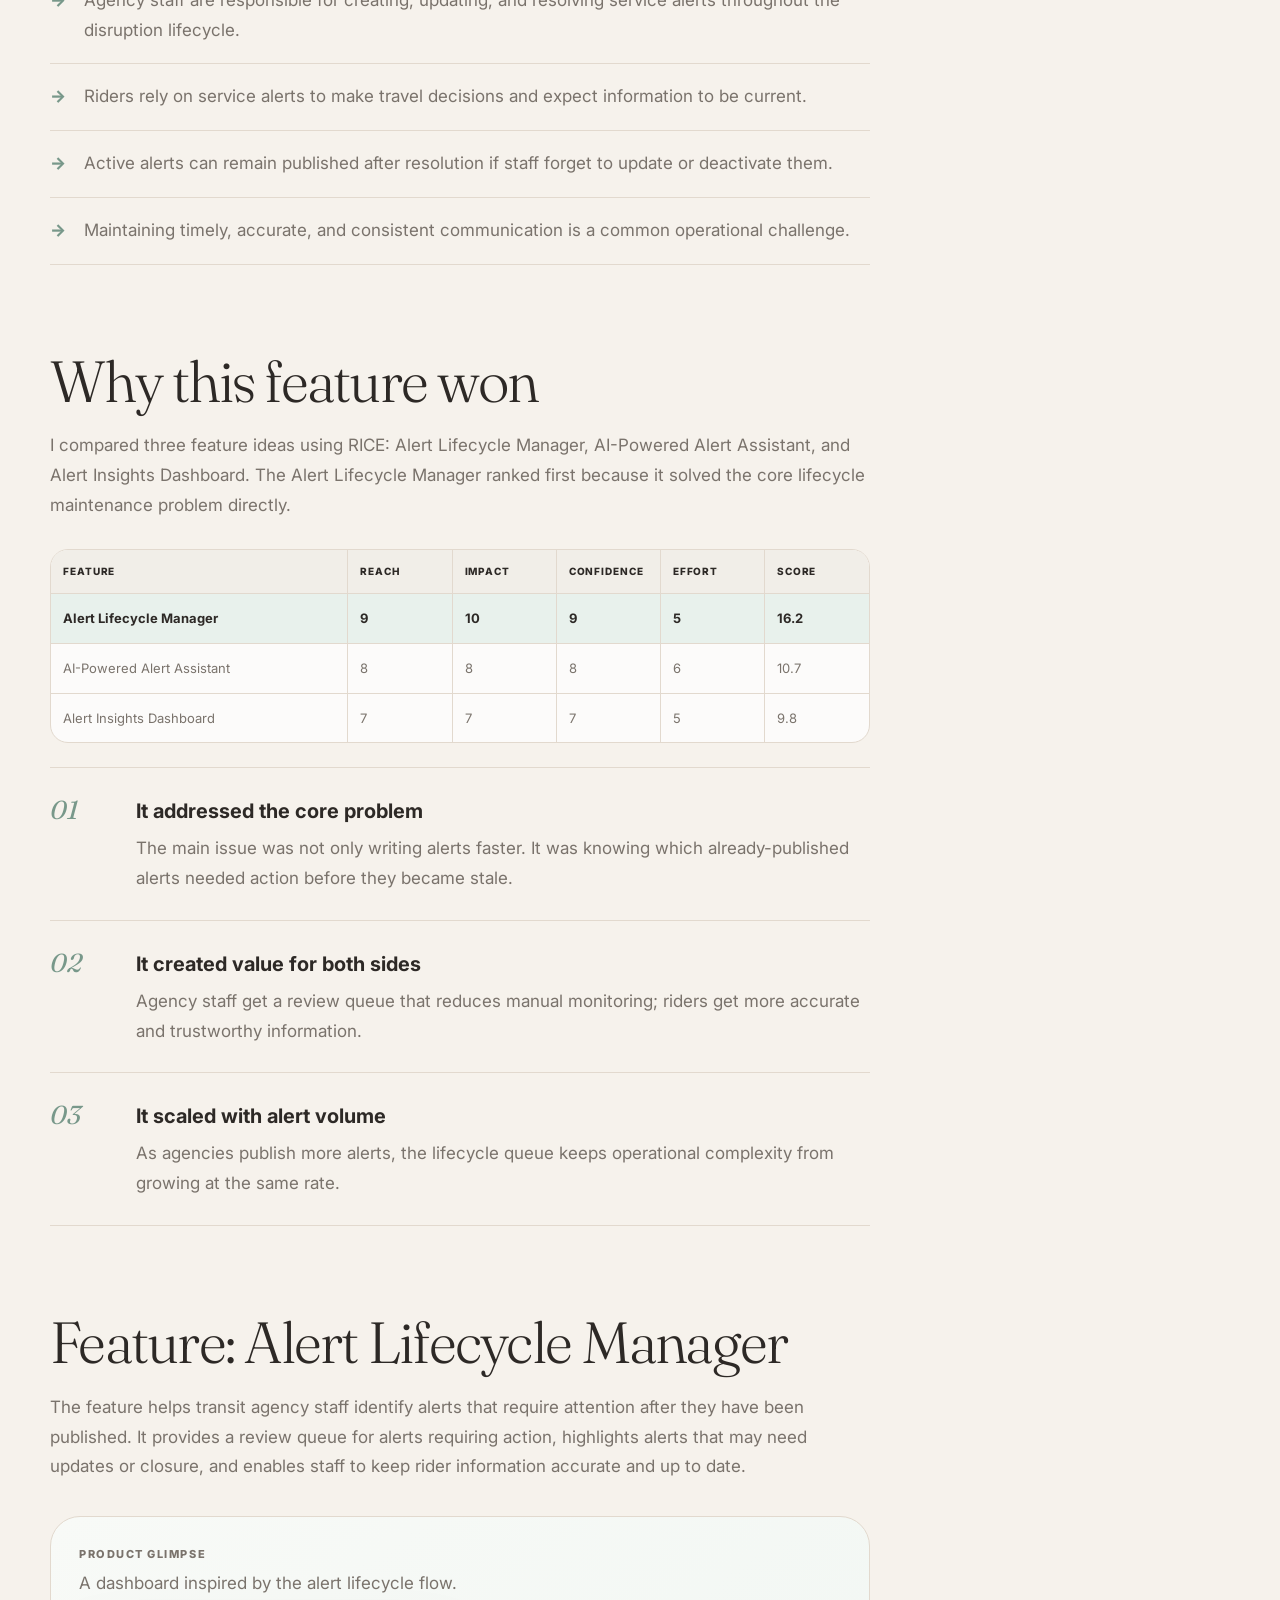
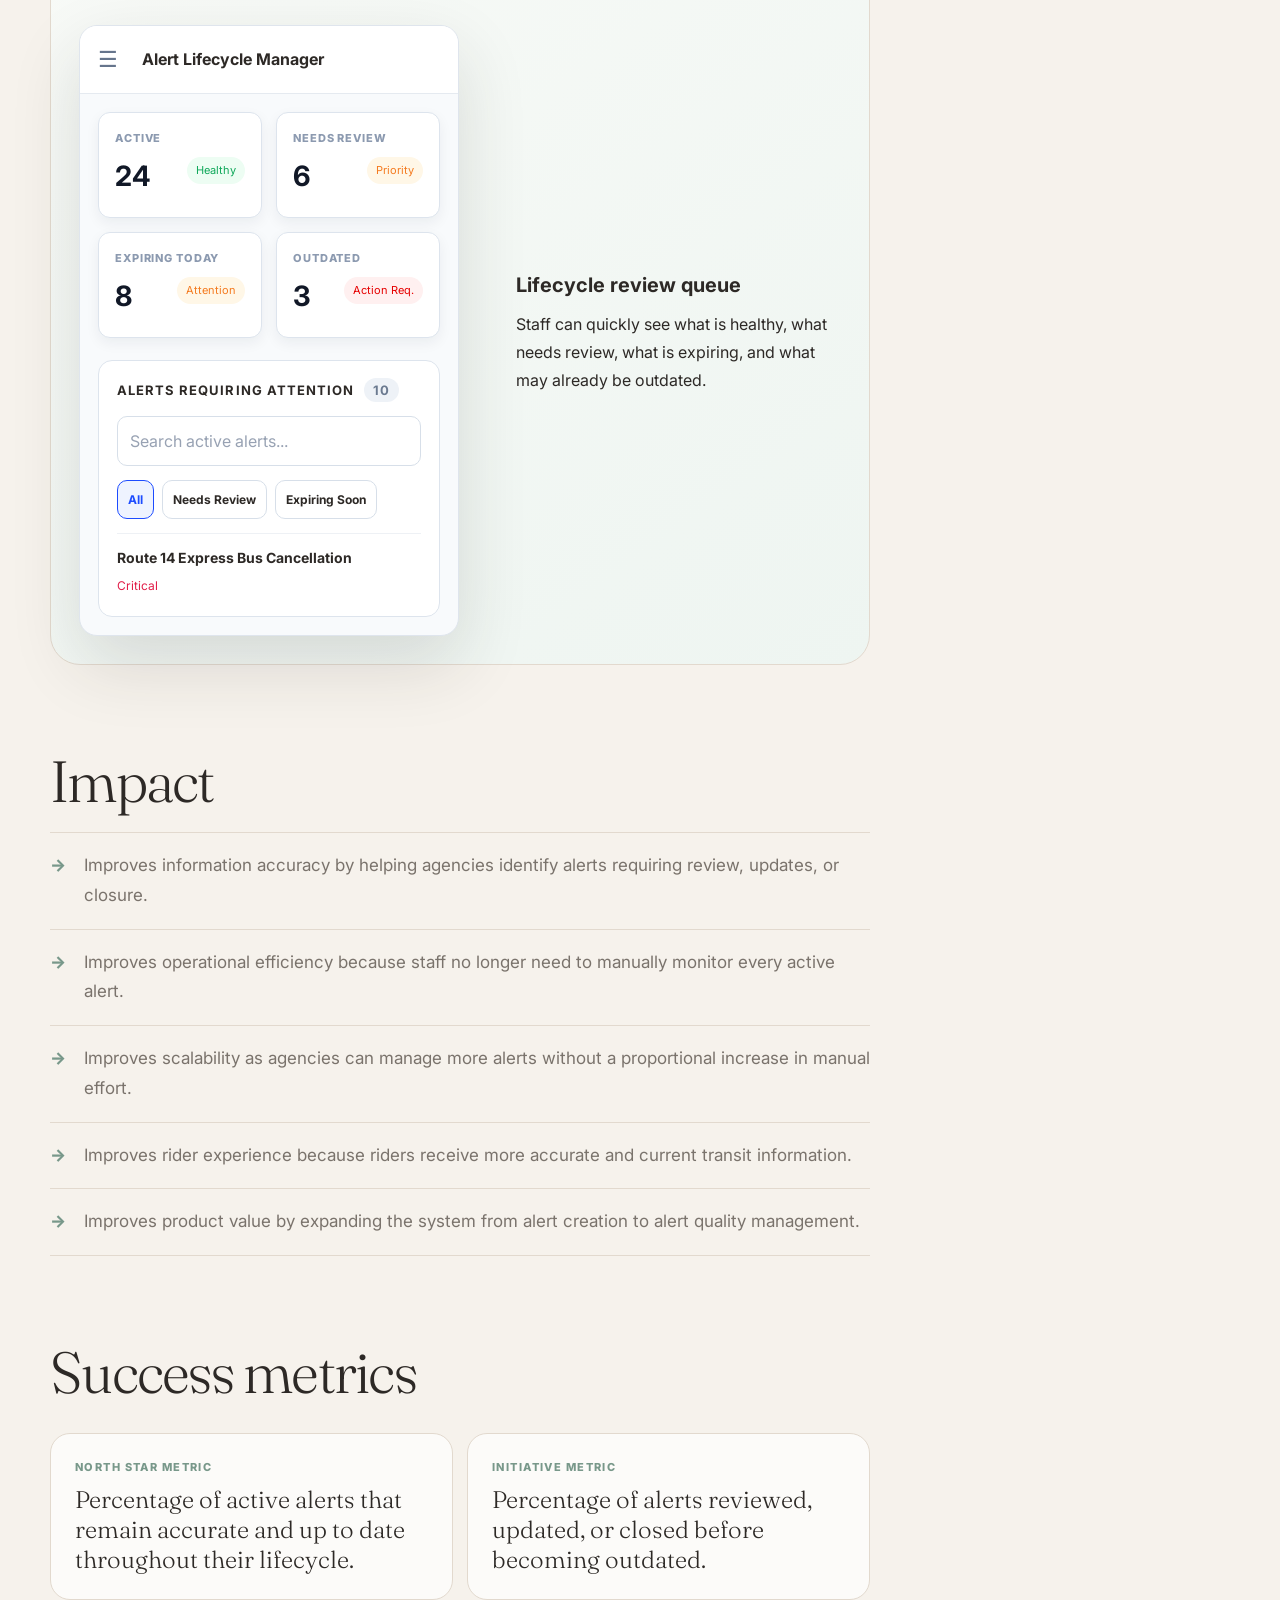
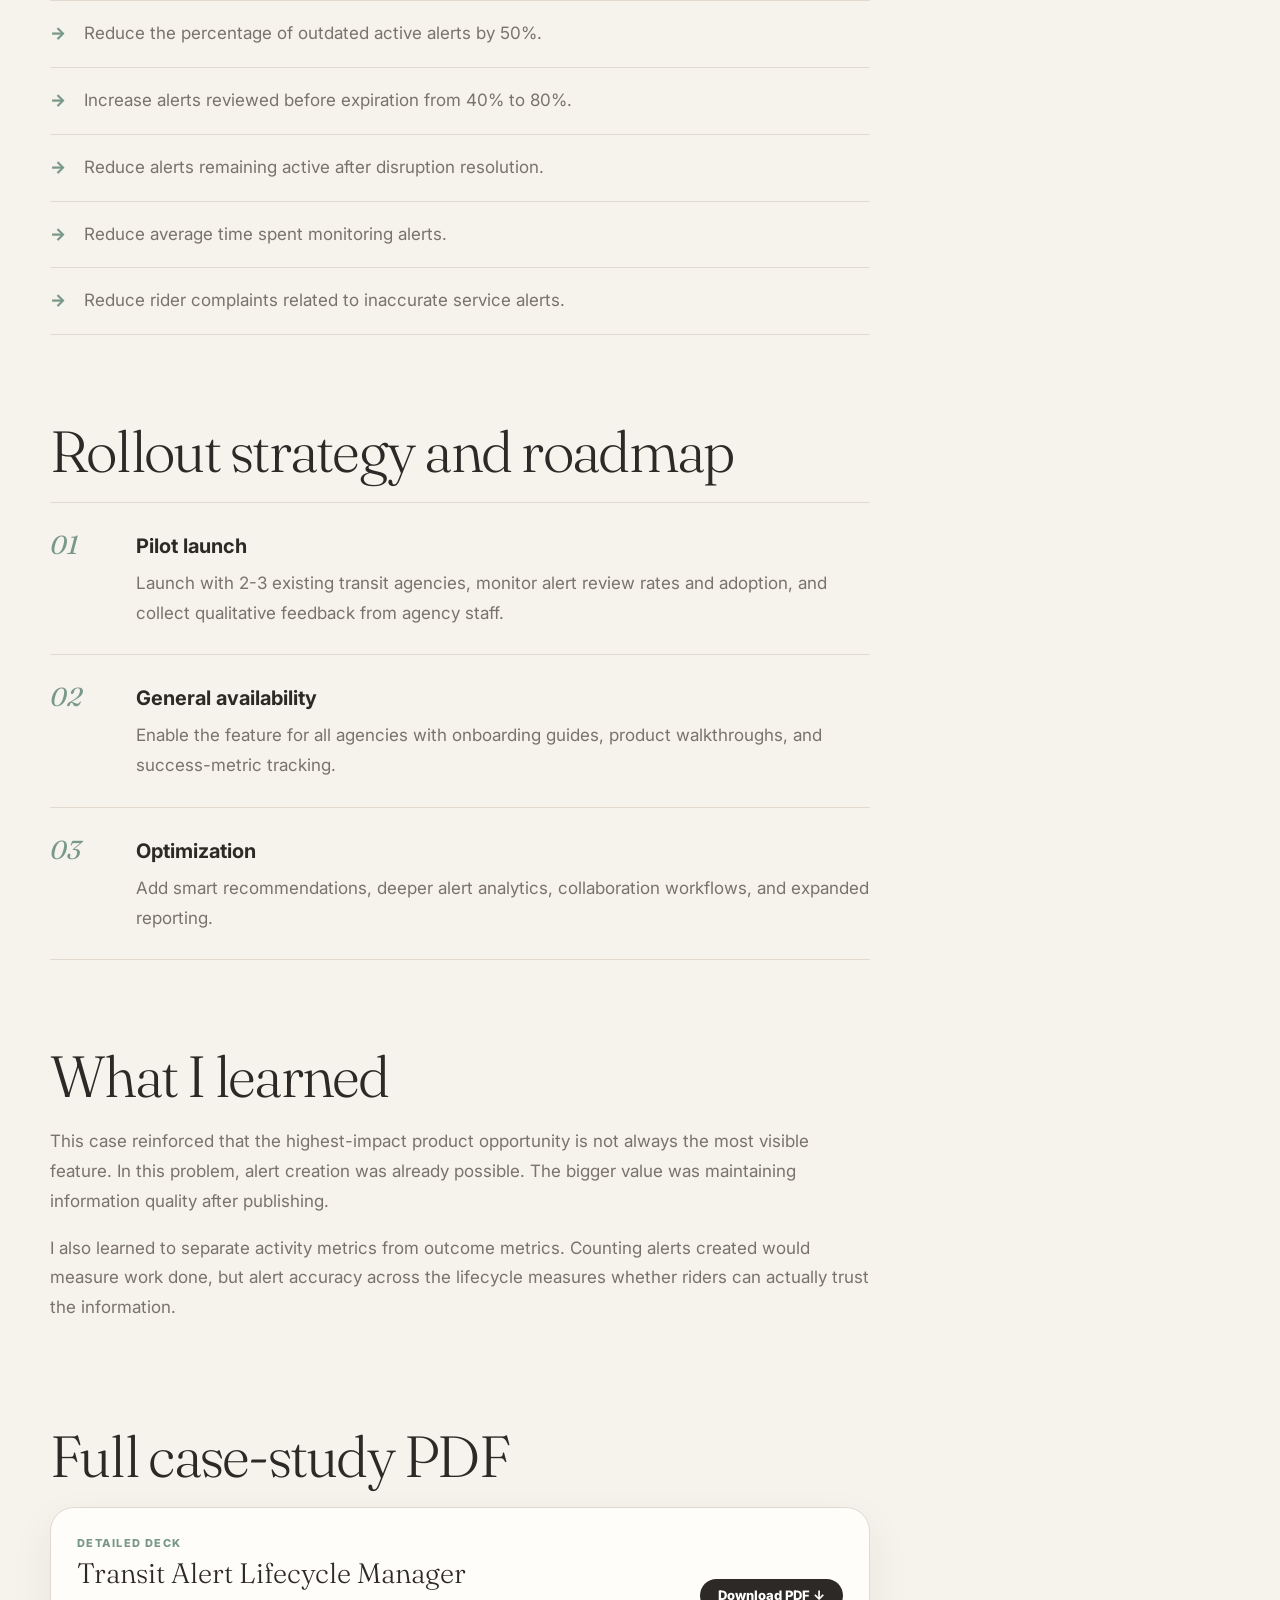
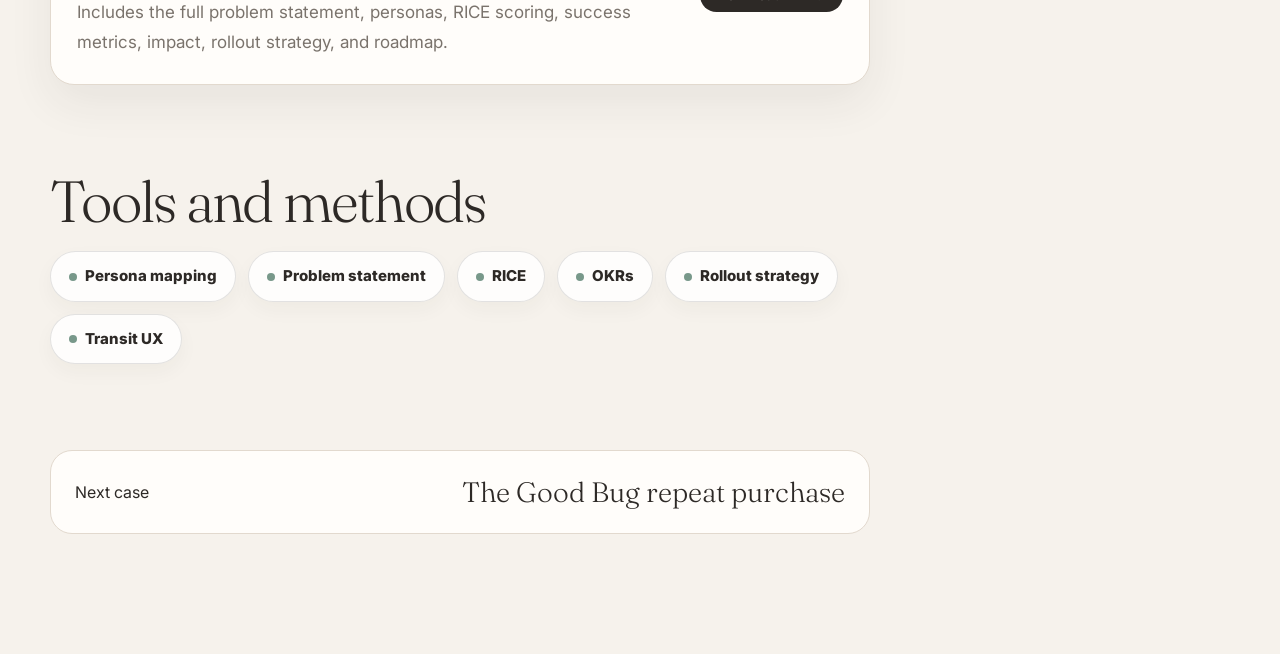
<file: case-studies/transit-alert-lifecycle/index.html>
<!doctype html>
<html lang="en">
<head>
  <meta charset="utf-8">
  <meta name="viewport" content="width=device-width, initial-scale=1">
  <title>Transit Alert Lifecycle Manager - Abhishek Wabale</title>
  <meta name="description" content="A detailed product case study for improving transit service-alert accuracy with an alert lifecycle manager.">
  <link rel="preconnect" href="https://fonts.googleapis.com">
  <link rel="preconnect" href="https://fonts.gstatic.com" crossorigin>
  <link href="https://fonts.googleapis.com/css2?family=Fraunces:opsz,wght@9..144,300;9..144,400&family=Inter:wght@300;400;500;600;700&display=swap" rel="stylesheet">
  <link rel="stylesheet" href="../../styles/case-study.css">
</head>
<body class="case-study-page">
  <div class="case-page">
    <div class="topbar">
      <a class="back-link" href="../../index.html#work"><span>&larr;</span><span>Back to portfolio</span></a>
      <div class="top-actions"><a class="btn" href="../../index.html#contact">Contact me</a></div>
    </div>

    <section class="hero">
      <p class="eyebrow">Case Study 02</p>
      <h1>Helping transit agencies keep service alerts accurate</h1>
      <p class="hero-copy">A product concept for an Alert Lifecycle Manager that helps agency staff identify service alerts requiring review, update, extension, or closure before riders see outdated information.</p>
      <div class="hero-meta">
        <div class="hero-meta-item"><span class="hero-meta-dot"></span><span>Product Management</span></div>
        <div class="hero-meta-item"><span class="hero-meta-dot"></span><span>Transit Operations</span></div>
        <div class="hero-meta-item"><span class="hero-meta-dot"></span><span>RICE: 16.2</span></div>
        <div class="hero-meta-item"><span class="hero-meta-dot"></span><span>Lifecycle Accuracy</span></div>
      </div>
      <div class="hero-actions">
        <a class="btn" href="../../assets/Transit-Alert-Lifecycle-Case-Study.pdf" target="_blank" rel="noopener">Download full PDF ↓</a>
      </div>
    </section>

    <div class="content-wrap">
      <main class="content">
        <section class="section" id="context">
          <h2 class="section-title">Context</h2>
          <p>Transit agencies operate public transportation systems and manage routes, schedules, stops, fares, service disruptions, and rider-facing communication. When delays, detours, maintenance work, weather events, or stop closures happen, riders depend on timely and accurate alerts to plan their journeys.</p>
          <p>The platform explored in this case acts as a central system where transit agencies can create and manage service alerts and transit data, then publish that information across rider-facing channels.</p>
          <div class="facts">
            <div class="fact"><span>For riders</span><strong>Timely alerts reduce uncertainty and help people make better travel decisions.</strong></div>
            <div class="fact"><span>For agencies</span><strong>A centralized workflow reduces the complexity of managing alerts and data.</strong></div>
          </div>
        </section>

        <section class="section" id="problem">
          <h2 class="section-title">The problem in detail</h2>
          <p>Transit agencies are experiencing increasing operational complexity in managing service alerts while trying to provide riders with timely and accurate transit information.</p>
          <p>The alert lifecycle - creation, publishing, monitoring, updates, extensions, and resolution - depends heavily on manual effort. As disruption volume increases, active alerts become harder to monitor. Staff may forget to close alerts after resolution, may miss alerts nearing expiration, or may spend time manually checking which alerts require attention.</p>
          <p>This creates slower communication, inconsistent information, and reduced confidence among riders. The deeper problem is not alert creation alone; it is maintaining alert accuracy after the alert has been published.</p>
          <div class="two-col">
            <div class="impact-box"><span>Pain point</span><p>Keeping alerts accurate requires ongoing manual monitoring.</p></div>
            <div class="impact-box"><span>Pain point</span><p>Identifying which active alerts need review becomes difficult as alert volume grows.</p></div>
            <div class="impact-box"><span>Pain point</span><p>Resolved disruptions may remain visible if staff forget to close the alert.</p></div>
            <div class="impact-box"><span>Rider impact</span><p>Outdated rider information reduces trust in transit communication.</p></div>
          </div>
        </section>

        <section class="section" id="personas">
          <h2 class="section-title">Users and stakeholders</h2>
          <div class="steps">
            <div class="step"><div class="step-no">01</div><div><h3>Maya - agency communications officer</h3><p>Creates and updates alerts during disruptions. She is non-technical, works under time pressure, and is accountable for accuracy during multiple simultaneous events.</p></div></div>
            <div class="step"><div class="step-no">02</div><div><h3>Alex - daily rider</h3><p>Checks transit information before leaving and expects it to be current. If the website shows nothing unusual, he assumes service is normal.</p></div></div>
            <div class="step"><div class="step-no">03</div><div><h3>John - account manager</h3><p>Onboards agencies, trains their staff, handles support tickets, and needs agencies to operate independently without constant hand-holding.</p></div></div>
          </div>
        </section>

        <blockquote class="pull-quote">The goal is not to create more alerts. The goal is to keep active alerts accurate throughout their lifecycle.</blockquote>

        <section class="section" id="assumptions">
          <h2 class="section-title">Key assumptions</h2>
          <p>Since I did not have access to internal analytics or live user interviews, I based this case on product exploration and publicly available transit-agency resources.</p>
          <ul class="impact-points">
            <li>Transit agencies frequently experience disruptions requiring timely rider communication.</li>
            <li>Agency staff are responsible for creating, updating, and resolving service alerts throughout the disruption lifecycle.</li>
            <li>Riders rely on service alerts to make travel decisions and expect information to be current.</li>
            <li>Active alerts can remain published after resolution if staff forget to update or deactivate them.</li>
            <li>Maintaining timely, accurate, and consistent communication is a common operational challenge.</li>
          </ul>
        </section>

        <section class="section" id="prioritization">
          <h2 class="section-title">Why this feature won</h2>
          <p>I compared three feature ideas using RICE: Alert Lifecycle Manager, AI-Powered Alert Assistant, and Alert Insights Dashboard. The Alert Lifecycle Manager ranked first because it solved the core lifecycle maintenance problem directly.</p>
          <div class="comparison-table">
            <div class="comparison-row head"><span>Feature</span><span>Reach</span><span>Impact</span><span>Confidence</span><span>Effort</span><span>Score</span></div>
            <div class="comparison-row winner"><span>Alert Lifecycle Manager</span><span>9</span><span>10</span><span>9</span><span>5</span><span>16.2</span></div>
            <div class="comparison-row"><span>AI-Powered Alert Assistant</span><span>8</span><span>8</span><span>8</span><span>6</span><span>10.7</span></div>
            <div class="comparison-row"><span>Alert Insights Dashboard</span><span>7</span><span>7</span><span>7</span><span>5</span><span>9.8</span></div>
          </div>
          <div class="steps">
            <div class="step"><div class="step-no">01</div><div><h3>It addressed the core problem</h3><p>The main issue was not only writing alerts faster. It was knowing which already-published alerts needed action before they became stale.</p></div></div>
            <div class="step"><div class="step-no">02</div><div><h3>It created value for both sides</h3><p>Agency staff get a review queue that reduces manual monitoring; riders get more accurate and trustworthy information.</p></div></div>
            <div class="step"><div class="step-no">03</div><div><h3>It scaled with alert volume</h3><p>As agencies publish more alerts, the lifecycle queue keeps operational complexity from growing at the same rate.</p></div></div>
          </div>
        </section>

        <section class="section" id="solution">
          <h2 class="section-title">Feature: Alert Lifecycle Manager</h2>
          <p>The feature helps transit agency staff identify alerts that require attention after they have been published. It provides a review queue for alerts requiring action, highlights alerts that may need updates or closure, and enables staff to keep rider information accurate and up to date.</p>
          <div class="case-gallery">
            <div class="case-gallery-head">
              <div><p class="case-gallery-label">Product glimpse</p><p class="case-gallery-title">A dashboard inspired by the alert lifecycle flow.</p></div>
            </div>
            <div class="case-gallery-stage">
              <div class="transit-ui">
                <div class="mobile-top"><span>☰</span><strong>Alert Lifecycle Manager</strong></div>
                <div class="metric-grid">
                  <div><span>Active</span><strong>24</strong><em>Healthy</em></div>
                  <div><span>Needs review</span><strong>6</strong><em>Priority</em></div>
                  <div><span>Expiring today</span><strong>8</strong><em>Attention</em></div>
                  <div><span>Outdated</span><strong>3</strong><em>Action Req.</em></div>
                </div>
                <div class="alert-panel">
                  <h4>Alerts requiring attention <span>10</span></h4>
                  <div class="search">Search active alerts...</div>
                  <div class="tabs"><b>All</b><b>Needs Review</b><b>Expiring Soon</b></div>
                  <div class="alert-row"><strong>Route 14 Express Bus Cancellation</strong><span>Critical</span></div>
                </div>
              </div>
              <div class="case-gallery-caption"><strong>Lifecycle review queue</strong> Staff can quickly see what is healthy, what needs review, what is expiring, and what may already be outdated.</div>
            </div>
          </div>
        </section>

        <section class="section" id="impact">
          <h2 class="section-title">Impact</h2>
          <ul class="impact-points">
            <li>Improves information accuracy by helping agencies identify alerts requiring review, updates, or closure.</li>
            <li>Improves operational efficiency because staff no longer need to manually monitor every active alert.</li>
            <li>Improves scalability as agencies can manage more alerts without a proportional increase in manual effort.</li>
            <li>Improves rider experience because riders receive more accurate and current transit information.</li>
            <li>Improves product value by expanding the system from alert creation to alert quality management.</li>
          </ul>
        </section>

        <section class="section" id="metrics">
          <h2 class="section-title">Success metrics</h2>
          <div class="facts">
            <div class="fact"><span>North Star Metric</span><strong>Percentage of active alerts that remain accurate and up to date throughout their lifecycle.</strong></div>
            <div class="fact"><span>Initiative Metric</span><strong>Percentage of alerts reviewed, updated, or closed before becoming outdated.</strong></div>
          </div>
          <ul class="impact-points">
            <li>Reduce the percentage of outdated active alerts by 50%.</li>
            <li>Increase alerts reviewed before expiration from 40% to 80%.</li>
            <li>Reduce alerts remaining active after disruption resolution.</li>
            <li>Reduce average time spent monitoring alerts.</li>
            <li>Reduce rider complaints related to inaccurate service alerts.</li>
          </ul>
        </section>

        <section class="section" id="roadmap">
          <h2 class="section-title">Rollout strategy and roadmap</h2>
          <div class="steps">
            <div class="step"><div class="step-no">01</div><div><h3>Pilot launch</h3><p>Launch with 2-3 existing transit agencies, monitor alert review rates and adoption, and collect qualitative feedback from agency staff.</p></div></div>
            <div class="step"><div class="step-no">02</div><div><h3>General availability</h3><p>Enable the feature for all agencies with onboarding guides, product walkthroughs, and success-metric tracking.</p></div></div>
            <div class="step"><div class="step-no">03</div><div><h3>Optimization</h3><p>Add smart recommendations, deeper alert analytics, collaboration workflows, and expanded reporting.</p></div></div>
          </div>
        </section>

        <section class="section" id="learning">
          <h2 class="section-title">What I learned</h2>
          <p>This case reinforced that the highest-impact product opportunity is not always the most visible feature. In this problem, alert creation was already possible. The bigger value was maintaining information quality after publishing.</p>
          <p>I also learned to separate activity metrics from outcome metrics. Counting alerts created would measure work done, but alert accuracy across the lifecycle measures whether riders can actually trust the information.</p>
        </section>

        <section class="section" id="pdf">
          <h2 class="section-title">Full case-study PDF</h2>
          <div class="pdf-card">
            <div><span>Detailed deck</span><strong>Transit Alert Lifecycle Manager</strong><p>Includes the full problem statement, personas, RICE scoring, success metrics, impact, rollout strategy, and roadmap.</p></div>
            <a class="btn" href="../../assets/Transit-Alert-Lifecycle-Case-Study.pdf" target="_blank" rel="noopener">Download PDF ↓</a>
          </div>
        </section>

        <section class="section" id="tools">
          <h2 class="section-title">Tools and methods</h2>
          <div class="case-chip-list"><span class="chip">Persona mapping</span><span class="chip">Problem statement</span><span class="chip">RICE</span><span class="chip">OKRs</span><span class="chip">Rollout strategy</span><span class="chip">Transit UX</span></div>
        </section>

        <a class="next-case" href="../good-bug-repeat-purchase/"><span>Next case</span><strong>The Good Bug repeat purchase</strong></a>
      </main>

      <aside class="case-index">
        <span>On this page</span>
        <a href="#context">Context</a>
        <a href="#problem">Problem</a>
        <a href="#personas">Personas</a>
        <a href="#assumptions">Assumptions</a>
        <a href="#prioritization">Why it won</a>
        <a href="#solution">Solution</a>
        <a href="#impact">Impact</a>
        <a href="#metrics">Metrics</a>
        <a href="#learning">Learnings</a>
        <a href="#pdf">PDF</a>
      </aside>
    </div>
  </div>
</body>
</html>
</file>
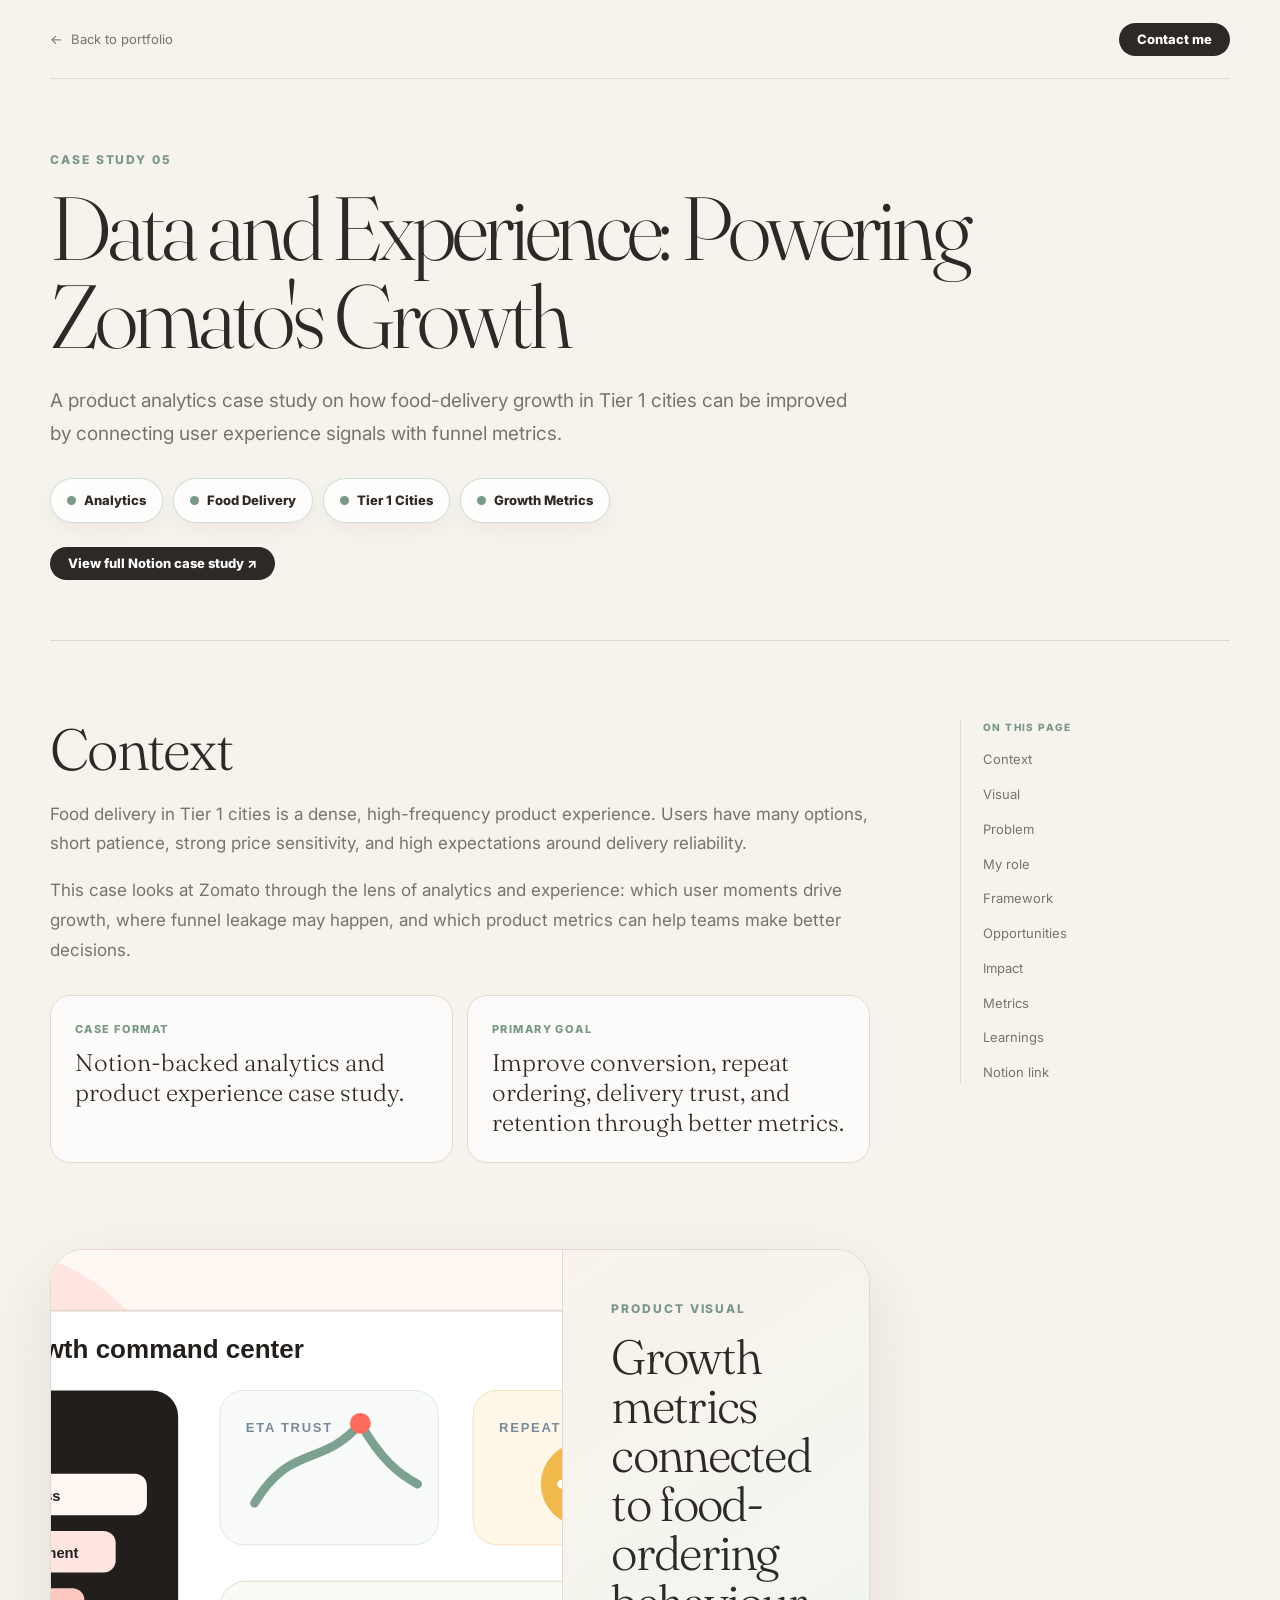
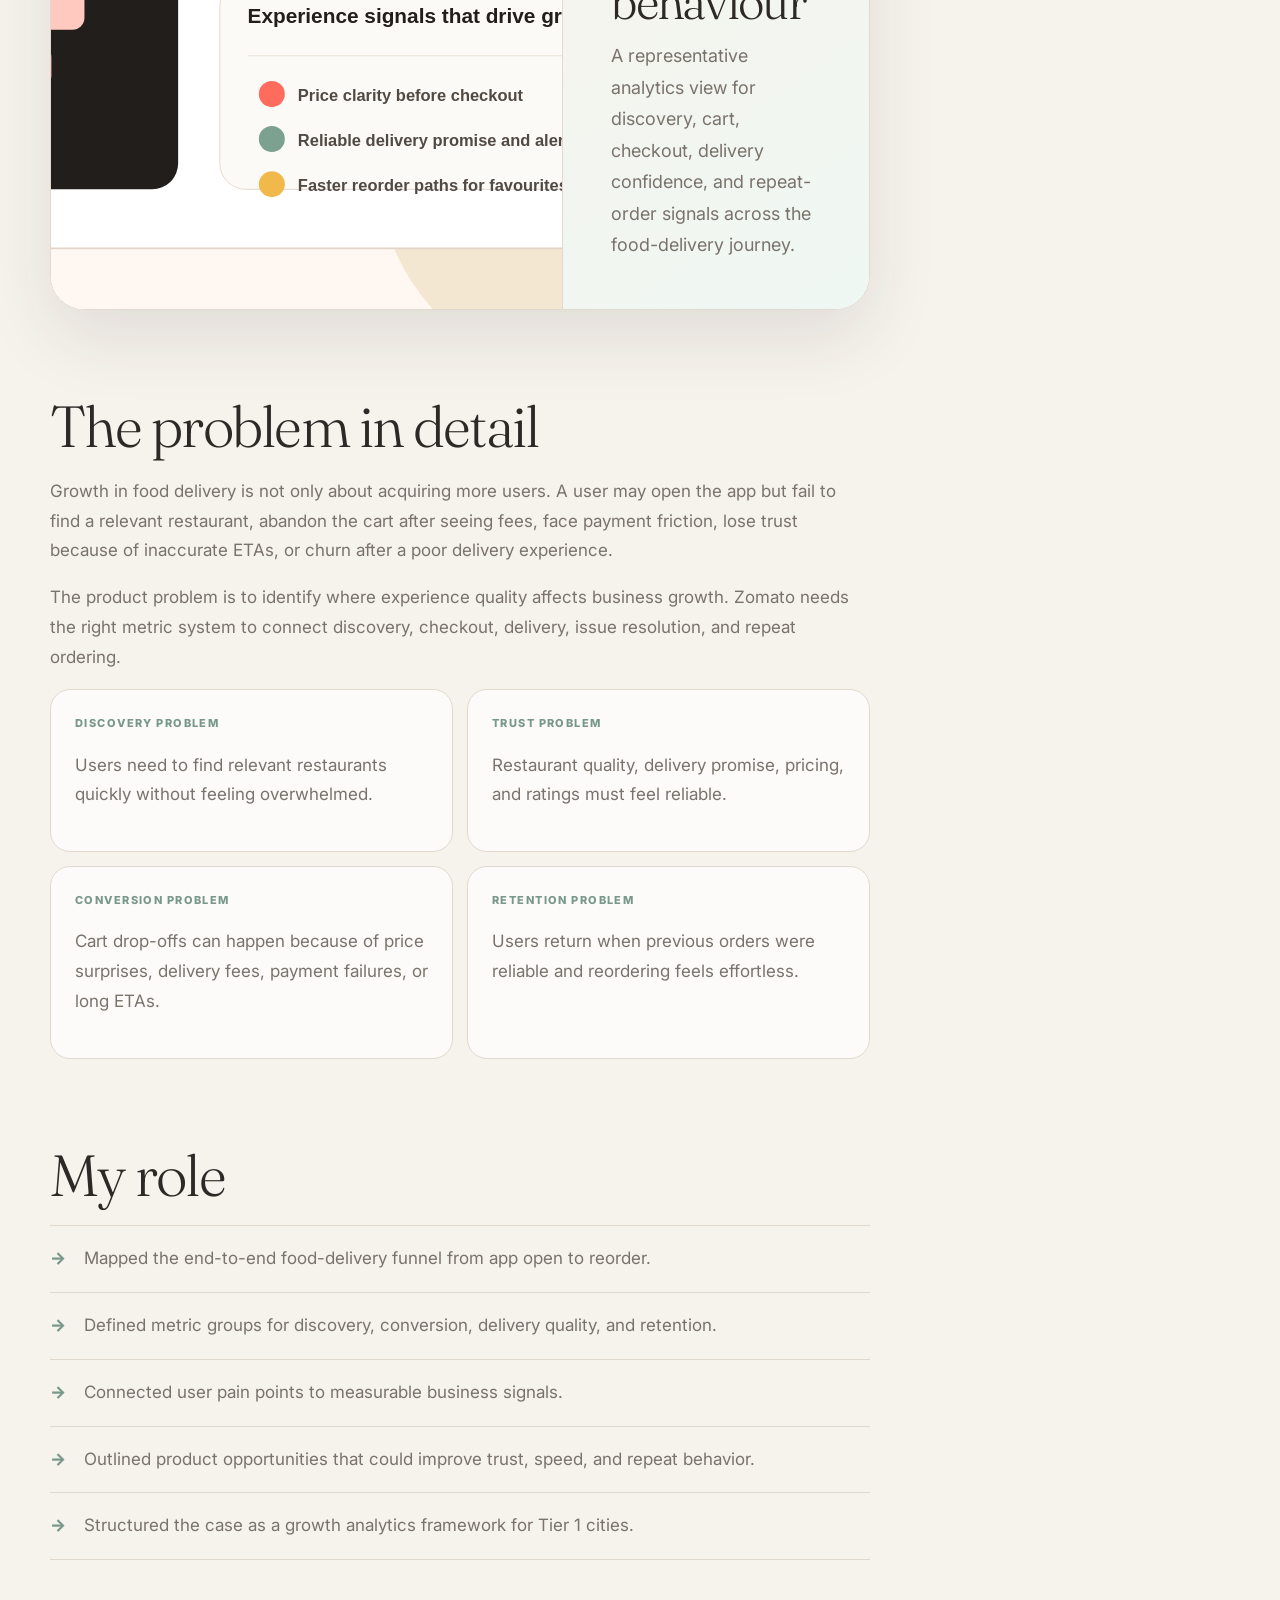
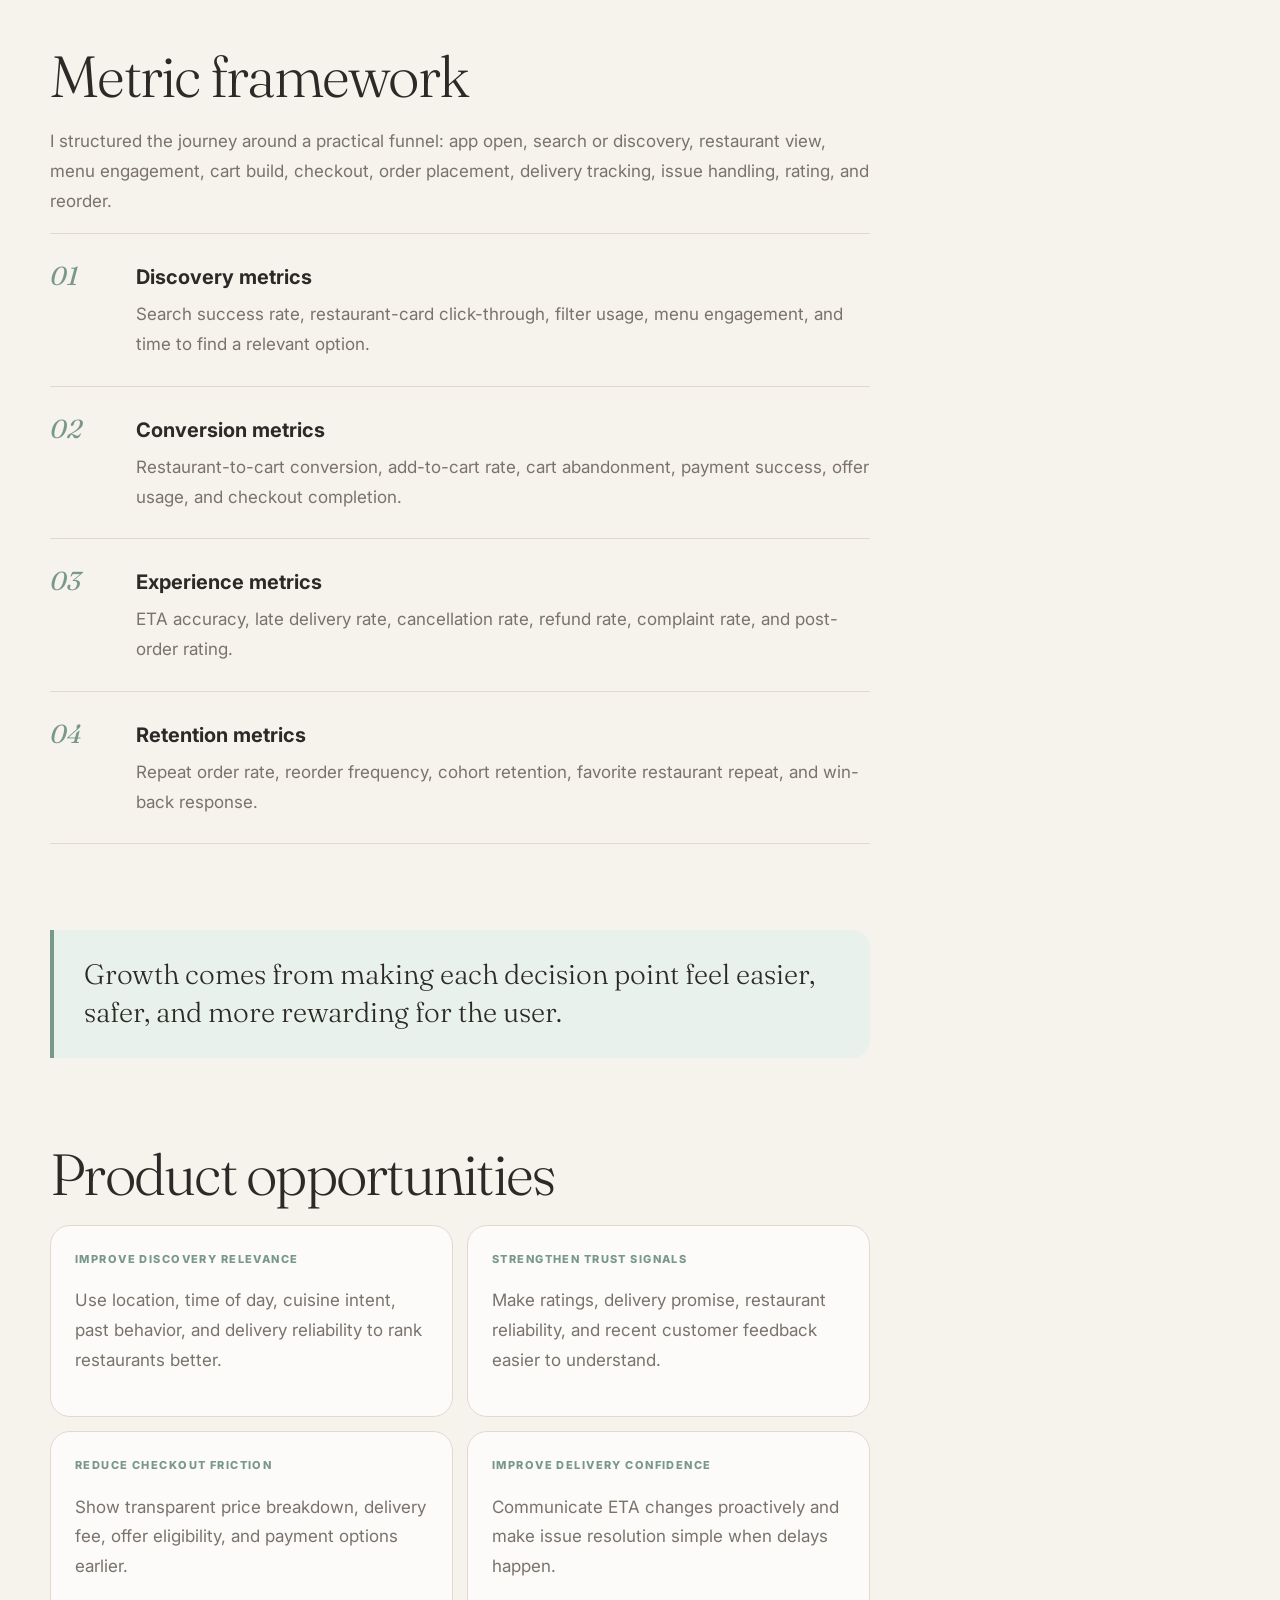
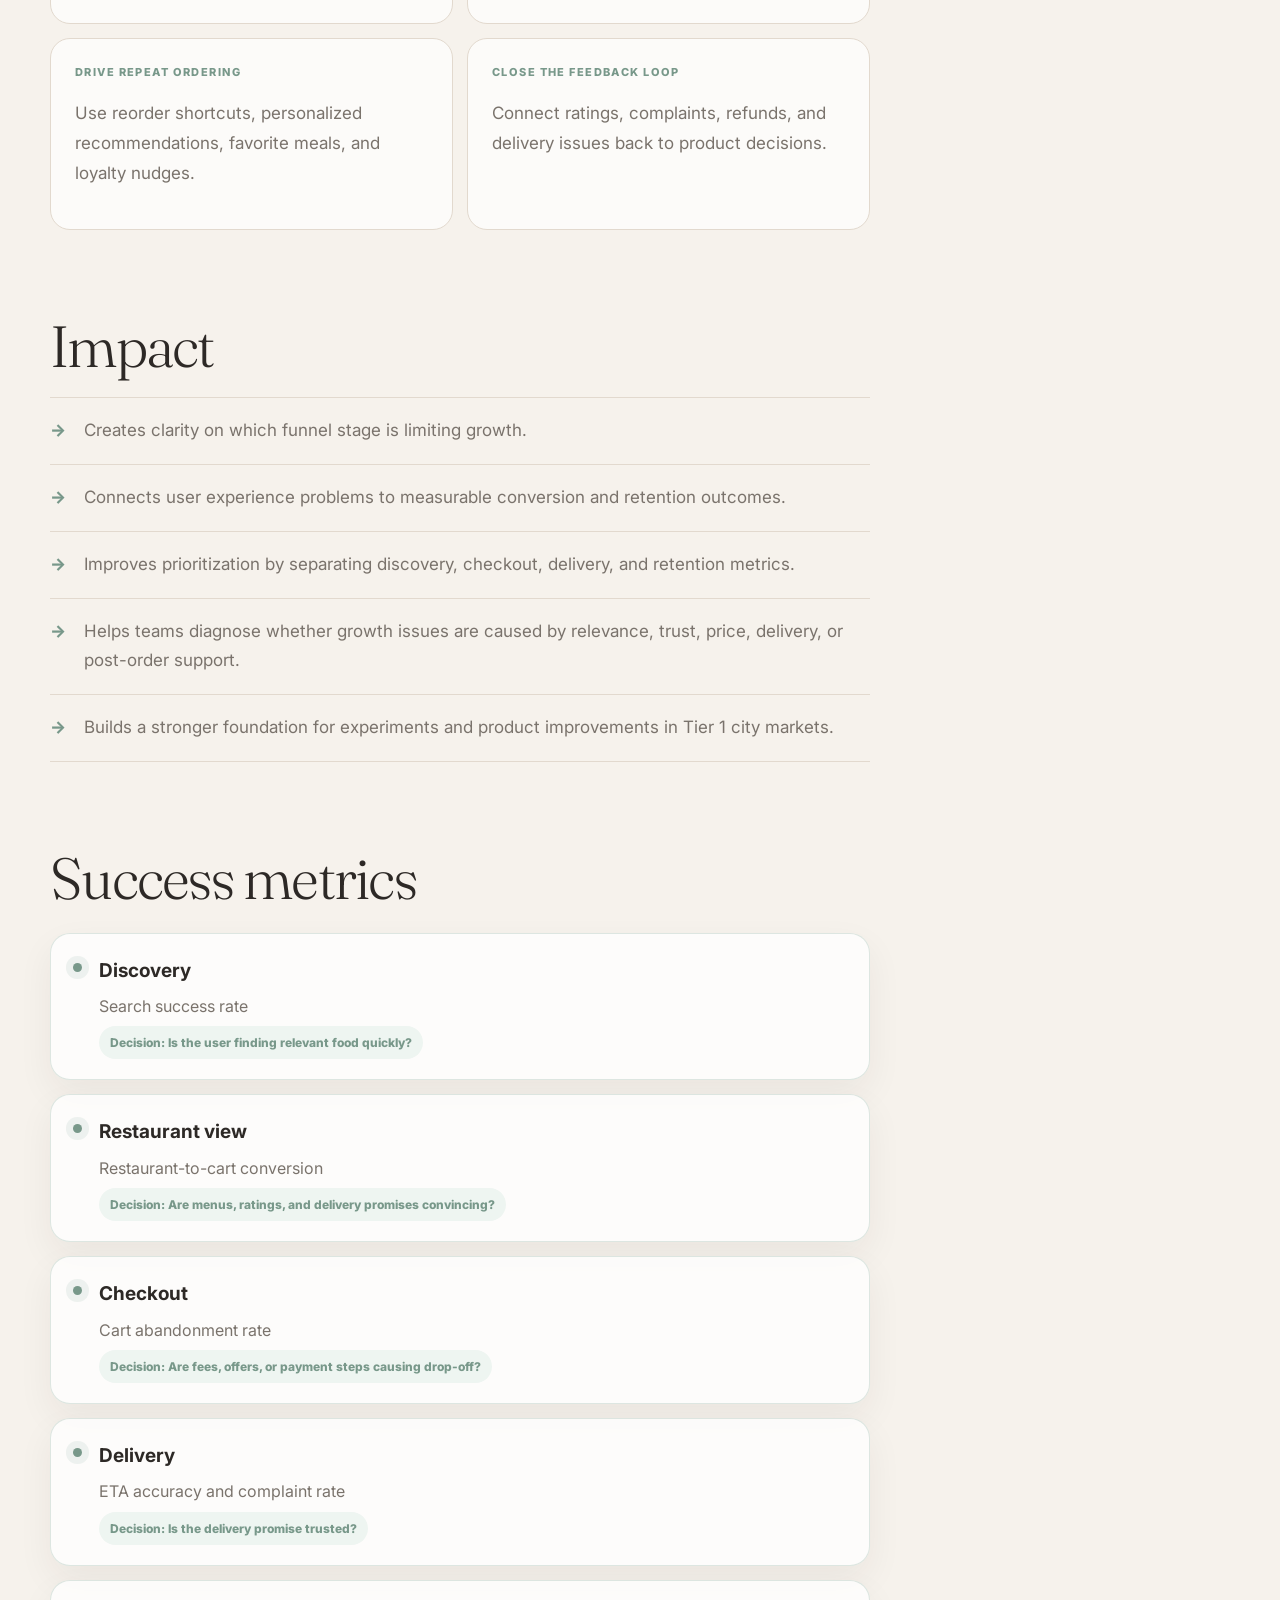
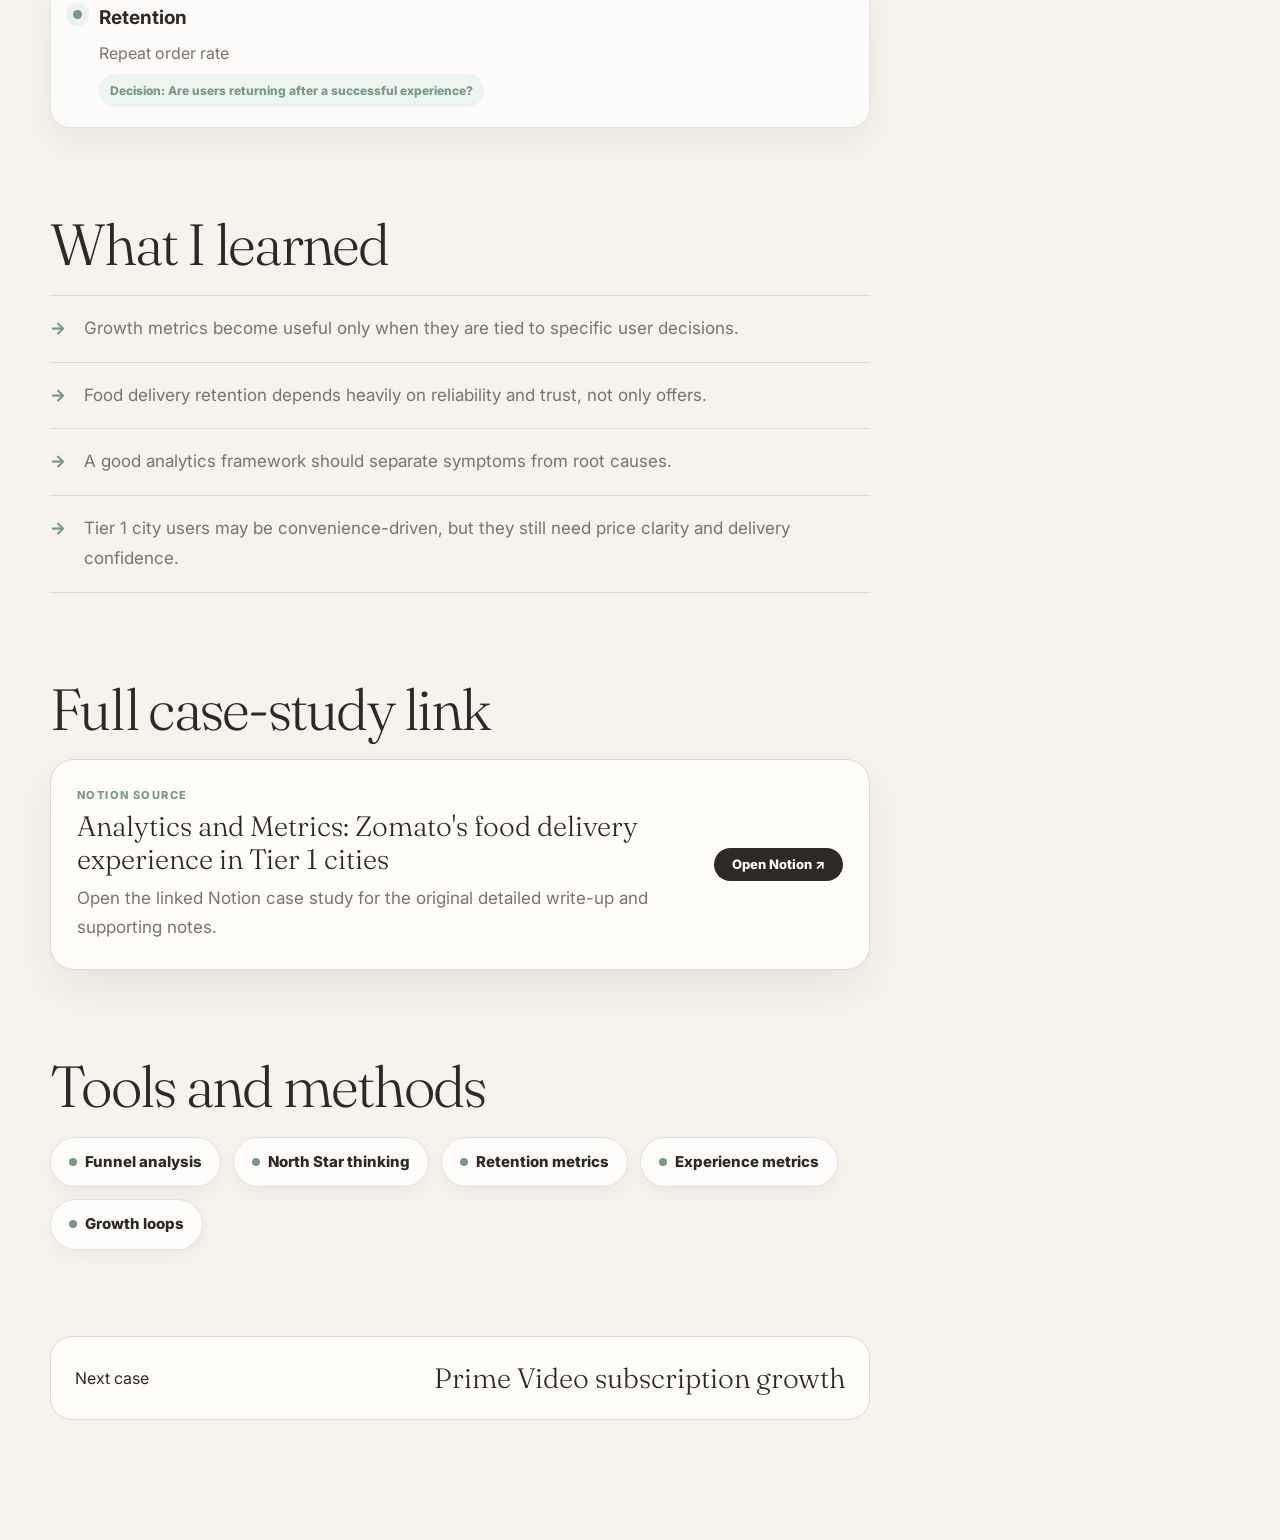
<file: case-studies/zomato-growth-metrics/index.html>
<!doctype html>
<html lang="en">
<head>
  <meta charset="utf-8">
  <meta name="viewport" content="width=device-width, initial-scale=1">
  <title>Data and Experience: Zomato Growth - Abhishek Wabale</title>
  <meta name="description" content="A detailed product analytics case study on Zomato food delivery experience in Tier 1 cities.">
  <link rel="preconnect" href="https://fonts.googleapis.com">
  <link rel="preconnect" href="https://fonts.gstatic.com" crossorigin>
  <link href="https://fonts.googleapis.com/css2?family=Fraunces:opsz,wght@9..144,300;9..144,400&family=Inter:wght@300;400;500;600;700&display=swap" rel="stylesheet">
  <link rel="stylesheet" href="../../styles/case-study.css">
</head>
<body class="case-study-page">
  <div class="case-page">
    <div class="topbar">
      <a class="back-link" href="../../index.html#work"><span>&larr;</span><span>Back to portfolio</span></a>
      <div class="top-actions"><a class="btn" href="../../index.html#contact">Contact me</a></div>
    </div>

    <section class="hero">
      <p class="eyebrow">Case Study 05</p>
      <h1>Data and Experience: Powering Zomato's Growth</h1>
      <p class="hero-copy">A product analytics case study on how food-delivery growth in Tier 1 cities can be improved by connecting user experience signals with funnel metrics.</p>
      <div class="hero-meta">
        <div class="hero-meta-item"><span class="hero-meta-dot"></span><span>Analytics</span></div>
        <div class="hero-meta-item"><span class="hero-meta-dot"></span><span>Food Delivery</span></div>
        <div class="hero-meta-item"><span class="hero-meta-dot"></span><span>Tier 1 Cities</span></div>
        <div class="hero-meta-item"><span class="hero-meta-dot"></span><span>Growth Metrics</span></div>
      </div>
      <div class="hero-actions">
        <a class="btn" href="https://app.notion.com/p/Analytics-and-Metrics-Zomato-s-food-delivery-experience-in-Tier-1-cities-240d33707898805e9555d5b177ab117f" target="_blank" rel="noopener">View full Notion case study &nearr;</a>
      </div>
    </section>

    <div class="content-wrap">
      <main class="content">
        <section class="section" id="context">
          <h2 class="section-title">Context</h2>
          <p>Food delivery in Tier 1 cities is a dense, high-frequency product experience. Users have many options, short patience, strong price sensitivity, and high expectations around delivery reliability.</p>
          <p>This case looks at Zomato through the lens of analytics and experience: which user moments drive growth, where funnel leakage may happen, and which product metrics can help teams make better decisions.</p>
          <div class="facts">
            <div class="fact"><span>Case format</span><strong>Notion-backed analytics and product experience case study.</strong></div>
            <div class="fact"><span>Primary goal</span><strong>Improve conversion, repeat ordering, delivery trust, and retention through better metrics.</strong></div>
          </div>
        </section>

        <section class="section" id="visual">
          <div class="case-visual-card">
            <img src="../../assets/case-zomato-growth-metrics.svg" alt="Zomato growth metrics dashboard visual">
            <div class="case-visual-copy">
              <span>Product visual</span>
              <strong>Growth metrics connected to food-ordering behaviour</strong>
              <p>A representative analytics view for discovery, cart, checkout, delivery confidence, and repeat-order signals across the food-delivery journey.</p>
            </div>
          </div>
        </section>

        <section class="section" id="problem">
          <h2 class="section-title">The problem in detail</h2>
          <p>Growth in food delivery is not only about acquiring more users. A user may open the app but fail to find a relevant restaurant, abandon the cart after seeing fees, face payment friction, lose trust because of inaccurate ETAs, or churn after a poor delivery experience.</p>
          <p>The product problem is to identify where experience quality affects business growth. Zomato needs the right metric system to connect discovery, checkout, delivery, issue resolution, and repeat ordering.</p>
          <div class="two-col">
            <div class="impact-box"><span>Discovery problem</span><p>Users need to find relevant restaurants quickly without feeling overwhelmed.</p></div>
            <div class="impact-box"><span>Trust problem</span><p>Restaurant quality, delivery promise, pricing, and ratings must feel reliable.</p></div>
            <div class="impact-box"><span>Conversion problem</span><p>Cart drop-offs can happen because of price surprises, delivery fees, payment failures, or long ETAs.</p></div>
            <div class="impact-box"><span>Retention problem</span><p>Users return when previous orders were reliable and reordering feels effortless.</p></div>
          </div>
        </section>

        <section class="section" id="role">
          <h2 class="section-title">My role</h2>
          <ul class="impact-points">
            <li>Mapped the end-to-end food-delivery funnel from app open to reorder.</li>
            <li>Defined metric groups for discovery, conversion, delivery quality, and retention.</li>
            <li>Connected user pain points to measurable business signals.</li>
            <li>Outlined product opportunities that could improve trust, speed, and repeat behavior.</li>
            <li>Structured the case as a growth analytics framework for Tier 1 cities.</li>
          </ul>
        </section>

        <section class="section" id="framework">
          <h2 class="section-title">Metric framework</h2>
          <p>I structured the journey around a practical funnel: app open, search or discovery, restaurant view, menu engagement, cart build, checkout, order placement, delivery tracking, issue handling, rating, and reorder.</p>
          <div class="steps">
            <div class="step"><div class="step-no">01</div><div><h3>Discovery metrics</h3><p>Search success rate, restaurant-card click-through, filter usage, menu engagement, and time to find a relevant option.</p></div></div>
            <div class="step"><div class="step-no">02</div><div><h3>Conversion metrics</h3><p>Restaurant-to-cart conversion, add-to-cart rate, cart abandonment, payment success, offer usage, and checkout completion.</p></div></div>
            <div class="step"><div class="step-no">03</div><div><h3>Experience metrics</h3><p>ETA accuracy, late delivery rate, cancellation rate, refund rate, complaint rate, and post-order rating.</p></div></div>
            <div class="step"><div class="step-no">04</div><div><h3>Retention metrics</h3><p>Repeat order rate, reorder frequency, cohort retention, favorite restaurant repeat, and win-back response.</p></div></div>
          </div>
        </section>

        <blockquote class="pull-quote">Growth comes from making each decision point feel easier, safer, and more rewarding for the user.</blockquote>

        <section class="section" id="opportunities">
          <h2 class="section-title">Product opportunities</h2>
          <div class="two-col">
            <div class="impact-box"><span>Improve discovery relevance</span><p>Use location, time of day, cuisine intent, past behavior, and delivery reliability to rank restaurants better.</p></div>
            <div class="impact-box"><span>Strengthen trust signals</span><p>Make ratings, delivery promise, restaurant reliability, and recent customer feedback easier to understand.</p></div>
            <div class="impact-box"><span>Reduce checkout friction</span><p>Show transparent price breakdown, delivery fee, offer eligibility, and payment options earlier.</p></div>
            <div class="impact-box"><span>Improve delivery confidence</span><p>Communicate ETA changes proactively and make issue resolution simple when delays happen.</p></div>
            <div class="impact-box"><span>Drive repeat ordering</span><p>Use reorder shortcuts, personalized recommendations, favorite meals, and loyalty nudges.</p></div>
            <div class="impact-box"><span>Close the feedback loop</span><p>Connect ratings, complaints, refunds, and delivery issues back to product decisions.</p></div>
          </div>
        </section>

        <section class="section" id="impact">
          <h2 class="section-title">Impact</h2>
          <ul class="impact-points">
            <li>Creates clarity on which funnel stage is limiting growth.</li>
            <li>Connects user experience problems to measurable conversion and retention outcomes.</li>
            <li>Improves prioritization by separating discovery, checkout, delivery, and retention metrics.</li>
            <li>Helps teams diagnose whether growth issues are caused by relevance, trust, price, delivery, or post-order support.</li>
            <li>Builds a stronger foundation for experiments and product improvements in Tier 1 city markets.</li>
          </ul>
        </section>

        <section class="section" id="metrics">
          <h2 class="section-title">Success metrics</h2>
          <ul class="metric-card-list">
            <li><strong>Discovery</strong><span>Search success rate</span><em>Decision: Is the user finding relevant food quickly?</em></li>
            <li><strong>Restaurant view</strong><span>Restaurant-to-cart conversion</span><em>Decision: Are menus, ratings, and delivery promises convincing?</em></li>
            <li><strong>Checkout</strong><span>Cart abandonment rate</span><em>Decision: Are fees, offers, or payment steps causing drop-off?</em></li>
            <li><strong>Delivery</strong><span>ETA accuracy and complaint rate</span><em>Decision: Is the delivery promise trusted?</em></li>
            <li><strong>Retention</strong><span>Repeat order rate</span><em>Decision: Are users returning after a successful experience?</em></li>
          </ul>
        </section>

        <section class="section" id="learned">
          <h2 class="section-title">What I learned</h2>
          <ul class="impact-points">
            <li>Growth metrics become useful only when they are tied to specific user decisions.</li>
            <li>Food delivery retention depends heavily on reliability and trust, not only offers.</li>
            <li>A good analytics framework should separate symptoms from root causes.</li>
            <li>Tier 1 city users may be convenience-driven, but they still need price clarity and delivery confidence.</li>
          </ul>
        </section>

        <section class="section" id="full-case">
          <h2 class="section-title">Full case-study link</h2>
          <div class="pdf-card">
            <div>
              <span>Notion source</span>
              <strong>Analytics and Metrics: Zomato's food delivery experience in Tier 1 cities</strong>
              <p>Open the linked Notion case study for the original detailed write-up and supporting notes.</p>
            </div>
            <a class="btn" href="https://app.notion.com/p/Analytics-and-Metrics-Zomato-s-food-delivery-experience-in-Tier-1-cities-240d33707898805e9555d5b177ab117f" target="_blank" rel="noopener">Open Notion &nearr;</a>
          </div>
        </section>

        <section class="section" id="tools">
          <h2 class="section-title">Tools and methods</h2>
          <div class="case-chip-list"><span class="chip">Funnel analysis</span><span class="chip">North Star thinking</span><span class="chip">Retention metrics</span><span class="chip">Experience metrics</span><span class="chip">Growth loops</span></div>
        </section>

        <a class="next-case" href="../prime-video-subscriptions/"><span>Next case</span><strong>Prime Video subscription growth</strong></a>
      </main>
      <aside class="case-index"><span>On this page</span><a href="#context">Context</a><a href="#visual">Visual</a><a href="#problem">Problem</a><a href="#role">My role</a><a href="#framework">Framework</a><a href="#opportunities">Opportunities</a><a href="#impact">Impact</a><a href="#metrics">Metrics</a><a href="#learned">Learnings</a><a href="#full-case">Notion link</a></aside>
    </div>
  </div>
</body>
</html>
</file>
<file: styles/main.css>
:root {
  --ink: #2d2926;
  --muted: #756f68;
  --paper: #faf9f7;
  --panel: #ffffff;
  --line: #e3ded6;
  --sage: #78988a;
  --sage-dark: #4f7465;
  --mint: #e7f0eb;
  --rose: #f0ded7;
  --sand: #eadcc3;
  --lavender: #e7e0ee;
  --shadow: 0 26px 70px rgba(50, 42, 34, .12);
  --serif: "Fraunces", Georgia, serif;
  --sans: "Inter", Arial, sans-serif;
}

* { box-sizing: border-box; }
html { scroll-behavior: smooth; scroll-padding-top: 88px; overflow-x: hidden; }
body {
  margin: 0;
  overflow-x: hidden;
  background: var(--paper);
  color: var(--ink);
  font-family: var(--sans);
  font-size: 15px;
  line-height: 1.7;
}
body.menu-open { overflow: hidden; }
a { color: inherit; text-decoration: none; }
button { font: inherit; color: inherit; }
.container { width: min(1160px, calc(100% - 48px)); margin: 0 auto; }

#progress {
  position: fixed;
  inset: 0 auto auto 0;
  height: 3px;
  width: 0;
  z-index: 1000;
  background: linear-gradient(90deg, var(--sage), #bfa47f);
}
#cursor-dot, #cursor-ring {
  position: fixed;
  pointer-events: none;
  z-index: 999;
  translate: -50% -50%;
  border-radius: 999px;
  opacity: 0;
}
#cursor-dot { width: 7px; height: 7px; background: var(--ink); }
#cursor-ring { width: 34px; height: 34px; border: 1px solid rgba(45, 41, 38, .35); transition: width .16s, height .16s; }
body.has-cursor #cursor-dot, body.has-cursor #cursor-ring { opacity: 1; }
body.cursor-hover #cursor-ring { width: 50px; height: 50px; border-color: rgba(120, 152, 138, .75); }

.site-nav {
  position: fixed;
  top: 0;
  left: 0;
  right: 0;
  z-index: 200;
  height: 76px;
  display: flex;
  align-items: center;
  justify-content: space-between;
  padding: 0 max(24px, calc((100vw - 1160px) / 2));
  background: rgba(250, 249, 247, .78);
  backdrop-filter: blur(18px);
  border-bottom: 1px solid transparent;
  transition: .25s ease;
}
.site-nav.scrolled { border-color: rgba(45, 41, 38, .08); box-shadow: 0 12px 30px rgba(45, 41, 38, .04); }
.nav-logo {
  font-family: var(--serif);
  font-size: 25px;
  letter-spacing: -.03em;
}
.nav-logo span { color: var(--sage); }
.nav-links { display: flex; align-items: center; gap: 34px; }
.nav-links a { font-size: 13px; color: #57514b; transition: color .2s; }
.nav-links a:hover { color: var(--sage-dark); }
.nav-cta {
  padding: 9px 19px;
  border-radius: 999px;
  background: var(--ink);
  color: #fff !important;
}
.burger {
  display: none;
  border: 0;
  background: transparent;
  padding: 9px;
}
.burger span {
  display: block;
  width: 24px;
  height: 2px;
  background: var(--ink);
  margin: 5px 0;
}
.mobile-nav {
  position: fixed;
  inset: 0;
  z-index: 300;
  background: rgba(250, 249, 247, .96);
  backdrop-filter: blur(16px);
  display: grid;
  place-content: center;
  gap: 26px;
  transform: translateX(100%);
  transition: .35s ease;
}
.mobile-nav.open { transform: none; }
.mobile-nav a {
  font: 400 42px/1 var(--serif);
  text-align: center;
}
.mobile-close {
  position: absolute;
  top: 24px;
  right: 26px;
  border: 0;
  background: transparent;
  font-size: 28px;
}

.hero {
  min-height: 100vh;
  padding: 136px 0 84px;
  position: relative;
  overflow: hidden;
}
.hero-inner {
  min-height: calc(100vh - 220px);
  display: grid;
  grid-template-columns: 1fr .9fr;
  align-items: center;
  gap: 74px;
}
.blob {
  position: absolute;
  border-radius: 999px;
  filter: blur(5px);
  opacity: .72;
  z-index: -1;
}
.blob-one { width: 430px; height: 430px; background: var(--mint); right: -110px; top: 100px; }
.blob-two { width: 260px; height: 260px; background: var(--rose); left: -90px; bottom: 90px; }
.blob-three { width: 180px; height: 180px; background: var(--sand); right: 36%; bottom: 14%; opacity: .55; }
.hero-badge {
  display: inline-flex;
  align-items: center;
  gap: 9px;
  padding: 7px 13px;
  border: 1px solid #c9d8d1;
  background: #edf5f1;
  border-radius: 999px;
  color: var(--sage-dark);
  font-size: 11px;
  font-weight: 700;
  letter-spacing: .11em;
  text-transform: uppercase;
}
.hero-badge span {
  width: 7px;
  height: 7px;
  border-radius: 50%;
  background: #78a493;
  box-shadow: 0 0 0 5px rgba(120, 164, 147, .13);
}
.hero-role, .label {
  margin: 24px 0 10px;
  text-transform: uppercase;
  letter-spacing: .17em;
  font-size: 12px;
  color: var(--muted);
  font-weight: 700;
}
.hero h1 {
  margin: 0;
  font: 300 clamp(68px, 9vw, 118px)/.84 var(--serif);
  letter-spacing: -.065em;
}
.hero h1 em, .section-title em, .contact-title em {
  color: var(--sage);
  font-style: italic;
}
.typing {
  min-height: 38px;
  margin: 34px 0 22px;
  font-size: 23px;
  color: #453f39;
}
.typing span::after {
  content: "";
  display: inline-block;
  height: 1.05em;
  border-right: 2px solid var(--sage);
  margin-left: 2px;
  transform: translateY(3px);
  animation: blink .8s infinite;
}
.hero-sub {
  max-width: 590px;
  color: var(--muted);
  font-size: 17px;
}
.hero-actions {
  display: flex;
  flex-wrap: wrap;
  gap: 12px;
  margin-top: 34px;
}
.btn {
  display: inline-flex;
  align-items: center;
  gap: 17px;
  padding: 13px 20px;
  border-radius: 999px;
  border: 1px solid var(--line);
  font-weight: 700;
  font-size: 14px;
  transition: .25s ease;
}
.btn:hover { transform: translateY(-2px); box-shadow: 0 12px 28px rgba(45, 41, 38, .1); }
.btn-primary { background: var(--ink); color: #fff; border-color: var(--ink); }
.btn-outline { background: rgba(255,255,255,.72); }
.btn-ghost { border-color: transparent; color: var(--muted); }

.interest-card {
  position: relative;
  padding: 32px;
  background: rgba(255, 255, 255, .86);
  border: 1px solid rgba(224, 219, 211, .9);
  border-radius: 29px;
  box-shadow: var(--shadow);
  overflow: hidden;
}
.interest-card::before {
  content: "";
  position: absolute;
  inset: 0 0 auto;
  height: 6px;
  background: linear-gradient(90deg, var(--sage), var(--sand), var(--rose));
}
.card-bar {
  color: var(--muted);
  text-transform: uppercase;
  letter-spacing: .14em;
  font-size: 11px;
  font-weight: 700;
}
.interest-card h2 {
  font: 400 31px/1.15 var(--serif);
  margin: 16px 0 10px;
}
.interest-card p { color: var(--muted); margin-bottom: 22px; }
.vertical-tabs {
  display: grid;
  grid-template-columns: 1fr 1fr;
  gap: 8px;
}
.vertical-tabs button {
  border: 1px solid var(--line);
  background: rgba(250, 249, 247, .75);
  border-radius: 12px;
  padding: 10px 11px;
  cursor: pointer;
  text-align: left;
  font-size: 13px;
}
.vertical-tabs button.active {
  background: var(--mint);
  border-color: rgba(120, 152, 138, .65);
  color: var(--sage-dark);
}
.interest-result {
  margin-top: 15px;
  padding: 16px;
  border-radius: 16px;
  background: #f3f0ea;
  color: var(--muted);
}
.interest-result strong { display: block; color: var(--ink); margin-bottom: 4px; }
.float-tags {
  display: flex;
  flex-wrap: wrap;
  gap: 7px;
  margin-top: 18px;
}
.float-tags span, .mini-tags span, .case-tools span, .case-cats span {
  display: inline-block;
  padding: 4px 10px;
  border: 1px solid var(--line);
  border-radius: 999px;
  background: rgba(255,255,255,.5);
  color: var(--muted);
  font-size: 11px;
}
.case-cats span {
  padding: 7px 13px;
  border-color: transparent;
  color: var(--ink);
  font-weight: 800;
}
.case-cats span:nth-child(6n + 1) {
  background: #e9f3ee;
  color: #507364;
}
.case-cats span:nth-child(6n + 2) {
  background: #f2eafa;
  color: #7b62a6;
}
.case-cats span:nth-child(6n + 3) {
  background: #fff1df;
  color: #9a6430;
}
.case-cats span:nth-child(6n + 4) {
  background: #e8f1ff;
  color: #4d6f9f;
}
.case-cats span:nth-child(6n + 5) {
  background: #fbe8e5;
  color: #9a5a4d;
}
.case-tools span {
  font-weight: 700;
}

.section { padding: 108px 0; }
.section-title {
  max-width: 760px;
  margin: 0 0 32px;
  font: 300 clamp(42px, 5.3vw, 66px)/1.02 var(--serif);
  letter-spacing: -.035em;
}
.about-grid {
  display: grid;
  grid-template-columns: .95fr 1.05fr;
  gap: 64px;
  align-items: start;
}
.about-title-row {
  display: grid;
  grid-template-columns: 108px 1fr;
  gap: 20px;
  align-items: center;
}
.avatar-placeholder {
  width: 96px;
  height: 96px;
  display: grid;
  place-items: center;
  border-radius: 50%;
  background: linear-gradient(135deg, var(--mint), #d7e3dd);
  color: var(--sage-dark);
  font: italic 34px var(--serif);
  box-shadow: 0 18px 35px rgba(45, 41, 38, .08);
}
.about-text p { color: var(--muted); font-size: 16px; }
.stats {
  display: grid;
  grid-template-columns: repeat(3, 1fr);
  gap: 12px;
  padding-top: 26px;
  margin-top: 32px;
  border-top: 1px solid var(--line);
}
.stats strong {
  display: block;
  color: var(--sage);
  font: 400 36px var(--serif);
}
.stats span { color: var(--muted); font-size: 12px; }
.capability-grid {
  display: grid;
  grid-template-columns: repeat(2, 1fr);
  gap: 14px;
}
.capability {
  position: relative;
  min-height: 245px;
  padding: 25px;
  border: 1px solid var(--line);
  border-radius: 22px;
  background: rgba(255,255,255,.64);
  transition: .25s ease;
  overflow: hidden;
}
.capability::after {
  content: attr(data-num);
  position: absolute;
  top: 18px;
  right: 20px;
  color: rgba(45, 41, 38, .16);
  font: italic 34px var(--serif);
}
.capability:hover { transform: translateY(-5px); box-shadow: 0 18px 45px rgba(45, 41, 38, .08); }
.capability.sage { background: #eef5f1; }
.capability.rose { background: #f8ebe6; }
.capability.sand { background: #f8f0df; }
.capability.lavender { background: #f0ebf5; }
.cap-icon {
  font-size: 28px;
  color: var(--sage-dark);
}
.capability h3 {
  margin: 34px 0 8px;
  font-size: 19px;
}
.capability p {
  color: var(--muted);
  font-size: 14px;
}
.mini-tags { display: flex; flex-wrap: wrap; gap: 8px; margin-top: 16px; }

.work-section { background: #f1eee8; }
.approach-grid {
  display: grid;
  grid-template-columns: repeat(5, 1fr);
  gap: 14px;
  margin: 44px 0 32px;
}
.approach-card {
  position: relative;
  min-height: 285px;
  padding: 26px;
  border: 1px solid rgba(226, 217, 206, .9);
  border-radius: 26px;
  background: rgba(255,253,250,.82);
  cursor: pointer;
  text-align: left;
  transition: transform .22s ease, box-shadow .22s ease, background .22s ease, color .22s ease;
  overflow: hidden;
  box-shadow: 0 14px 34px rgba(45,41,38,.045);
}
.approach-card::before {
  content: "";
  position: absolute;
  inset: auto -30px -48px auto;
  width: 130px;
  height: 130px;
  border-radius: 50%;
  background: rgba(120,152,138,.16);
  transition: .22s ease;
}
.approach-card:nth-child(1) { background: linear-gradient(145deg, #fffdfa, #eef7f3); }
.approach-card:nth-child(2) { background: linear-gradient(145deg, #fffdfa, #f2eafa); }
.approach-card:nth-child(3) { background: linear-gradient(145deg, #fffdfa, #fff1df); }
.approach-card:nth-child(4) { background: linear-gradient(145deg, #fffdfa, #e8f1ff); }
.approach-card:nth-child(5) { background: linear-gradient(145deg, #fffdfa, #fff0eb); }
.approach-card:hover {
  transform: translateY(-6px);
  box-shadow: 0 24px 55px rgba(45,41,38,.11);
}
.approach-card:hover, .approach-card.active { background: var(--ink); color: #fff; }
.approach-card:hover::before,
.approach-card.active::before {
  background: rgba(255,255,255,.1);
  transform: scale(1.18);
}
.approach-card p { color: var(--muted); }
.approach-card:hover p, .approach-card.active p { color: #c9c0b8; }
.approach-num {
  display: inline-grid;
  place-items: center;
  width: 58px;
  height: 58px;
  border-radius: 50%;
  color: var(--sage);
  background: rgba(255,255,255,.62);
  font: italic 31px var(--serif);
  margin-bottom: 58px;
  box-shadow: inset 0 0 0 1px rgba(120,152,138,.18);
}
.approach-card:hover .approach-num,
.approach-card.active .approach-num {
  color: #fff;
  background: rgba(255,255,255,.12);
  box-shadow: inset 0 0 0 1px rgba(255,255,255,.22);
}
.approach-card h3 {
  position: relative;
  z-index: 1;
  font-size: 18px;
  line-height: 1.25;
  margin: 0 0 10px;
}
.approach-card p {
  position: relative;
  z-index: 1;
  font-size: 14px;
  line-height: 1.65;
}
.filters, .timeline-filters {
  display: flex;
  flex-wrap: wrap;
  gap: 8px;
  margin-bottom: 28px;
}
.filters button, .timeline-filters button {
  border: 1px solid var(--line);
  background: rgba(255,255,255,.62);
  border-radius: 999px;
  padding: 8px 16px;
  cursor: pointer;
  font-size: 13px;
}
.filters button.active, .timeline-filters button.active {
  background: var(--mint);
  border-color: rgba(120, 152, 138, .7);
  color: var(--sage-dark);
}
.case-grid {
  display: grid;
  gap: 22px;
}
.case-card {
  display: grid;
  grid-template-columns: 1.2fr .8fr;
  gap: 0;
  border: 1px solid var(--line);
  border-radius: 28px;
  background: var(--panel);
  overflow: hidden;
  order: var(--order);
  transition: .25s ease;
}
.case-card:hover { transform: translateY(-3px); box-shadow: var(--shadow); }
.case-card[hidden] { display: none; }
.case-card.no-preview {
  grid-template-columns: 1fr;
}
.case-card.no-preview .case-main {
  display: grid;
  grid-template-columns: minmax(0, 1fr);
}
.case-card.no-preview .case-row {
  max-width: 980px;
}
.case-card.no-preview .impact {
  max-width: 980px;
}
.case-main { padding: 34px; }
.case-cats { display: flex; flex-wrap: wrap; gap: 7px; margin-bottom: 17px; }
.case-card h3 {
  margin: 0 0 22px;
  font: 400 34px/1.12 var(--serif);
  letter-spacing: -.02em;
}
.case-card h3 a:hover { color: var(--sage-dark); }
.case-row {
  display: grid;
  grid-template-columns: 1fr 1fr;
  gap: 17px;
  margin-bottom: 20px;
}
.case-row label, .impact label {
  display: block;
  text-transform: uppercase;
  letter-spacing: .12em;
  color: var(--muted);
  font-size: 10px;
  font-weight: 700;
  margin-bottom: 6px;
}
.case-row p, .impact li { color: var(--muted); font-size: 14px; margin: 0; }
.impact {
  border: 1px solid rgba(226, 217, 206, .9);
  border-radius: 20px;
  padding: 18px 20px;
  background: #f8f2e8;
  box-shadow: 0 12px 32px rgba(45,41,38,.05);
}
.impact ul { margin: 0; padding-left: 20px; }
.case-card:nth-child(6n + 1) .impact {
  background: linear-gradient(135deg, #fff7e9, #fffdfa);
  border-color: #ead7b9;
}
.case-card:nth-child(6n + 2) .impact {
  background: linear-gradient(135deg, #eef7f3, #fffdfa);
  border-color: #cfe2d8;
}
.case-card:nth-child(6n + 3) .impact {
  background: linear-gradient(135deg, #f4edff, #fffdfa);
  border-color: #ded0f3;
}
.case-card:nth-child(6n + 4) .impact {
  background: linear-gradient(135deg, #f0f6ff, #fffdfa);
  border-color: #cfdef3;
}
.case-card:nth-child(6n + 5) .impact {
  background: linear-gradient(135deg, #fff0eb, #fffdfa);
  border-color: #eed1c7;
}
.case-card:nth-child(6n + 6) .impact {
  background: linear-gradient(135deg, #f2efe5, #fffdfa);
  border-color: #e0d7bd;
}
.case-tools { display: flex; flex-wrap: wrap; gap: 7px; margin-top: 18px; }
.case-link-inline {
  display: inline-flex;
  align-items: center;
  gap: 14px;
  margin-top: 30px;
  color: var(--ink);
  font-weight: 800;
  font-size: 15px;
}
.case-link-inline span {
  font-size: 24px;
  line-height: 1;
  transition: transform .2s ease;
}
.case-link-inline:hover span {
  transform: translateX(5px);
}

.product-preview {
  min-height: 440px;
  padding: 28px;
  display: grid;
  align-content: center;
  justify-items: center;
  text-align: center;
  background: #e8f0eb;
  position: relative;
}
.case-card:nth-child(2n) .product-preview { background: #f0e0d8; }
.case-card:nth-child(3n) .product-preview { background: #eee5d2; }
.preview-kicker {
  position: absolute;
  top: 22px;
  left: 24px;
  text-transform: uppercase;
  letter-spacing: .13em;
  font-size: 10px;
  color: rgba(45, 41, 38, .55);
  font-weight: 700;
}
.product-preview p { max-width: 300px; color: var(--muted); font-size: 13px; }
.product-preview strong { color: var(--ink); display: block; }
.product-carousel {
  overflow: hidden;
  align-content: stretch;
  padding: 34px 24px 24px;
}
.carousel-window {
  width: min(360px, 100%);
  min-height: 360px;
  display: grid;
  place-items: center;
}
.carousel-track { width: 100%; position: relative; }
.carousel-slide {
  display: none;
  margin: 0;
  animation: fadeSlide .24s ease;
}
.carousel-slide.is-active {
  display: grid;
  justify-items: center;
  gap: 16px;
}
.carousel-slide figcaption {
  display: grid;
  gap: 6px;
  color: var(--muted);
  font-size: 13px;
  line-height: 1.45;
}
.carousel-slide figcaption strong {
  font-size: 15px;
}
.carousel-controls {
  position: absolute;
  left: 22px;
  right: 22px;
  bottom: 20px;
  display: flex;
  justify-content: center;
  align-items: center;
  gap: 12px;
}
.carousel-controls button {
  width: 34px;
  height: 34px;
  border-radius: 50%;
  border: 1px solid rgba(45,41,38,.16);
  background: rgba(255,255,255,.76);
  color: var(--ink);
  font-size: 24px;
  line-height: 1;
  cursor: pointer;
  box-shadow: 0 8px 18px rgba(45,41,38,.08);
}
.carousel-dots {
  display: flex;
  gap: 7px;
  align-items: center;
}
.carousel-dots button {
  width: 8px;
  height: 8px;
  padding: 0;
  border: 0;
  border-radius: 50%;
  background: rgba(45,41,38,.22);
  box-shadow: none;
}
.carousel-dots button.is-active {
  width: 22px;
  border-radius: 999px;
  background: var(--sage-dark);
}
@keyframes fadeSlide {
  from { opacity: 0; transform: translateY(8px); }
  to { opacity: 1; transform: translateY(0); }
}
.phone-shot {
  width: 218px;
  height: 334px;
  overflow: hidden;
  border: 6px solid #d4d4d4;
  border-radius: 25px;
  background: #fff;
  box-shadow: 0 22px 52px rgba(45,41,38,.16);
  padding: 12px;
  text-align: left;
  color: #1f1f24;
}
.mobile-status {
  display: flex;
  justify-content: space-between;
  color: #727272;
  font-size: 10px;
  margin-bottom: 8px;
}
.gb-nav {
  display: flex;
  justify-content: space-between;
  align-items: center;
  border-bottom: 1px solid #eee;
  padding-bottom: 9px;
  margin-bottom: 12px;
  font-size: 15px;
}
.gb-nav span { color: #9146e8; }
.gb-nav i { color: #111; font-style: normal; font-size: 12px; }
.gb-nav.compact { font-size: 11px; }
.gb-panel {
  border: 1px solid #e8e8e8;
  border-radius: 10px;
  box-shadow: 0 2px 8px rgba(0,0,0,.05);
  padding: 11px;
  margin-bottom: 12px;
}
.gb-panel h4,
.phone-shot h4 {
  margin: 0 0 9px;
  font: 800 18px/1.15 var(--sans);
}
.gb-panel p,
.phone-shot p {
  margin: 0 0 10px;
  color: #6f6f76;
  font-size: 11px;
  line-height: 1.45;
}
.gb-buttons { display: grid; grid-template-columns: 1fr .8fr; gap: 9px; margin-bottom: 10px; }
.gb-buttons button {
  border: 1px solid #ddd;
  border-radius: 10px;
  background: #fff;
  padding: 8px 6px;
  font-weight: 800;
  color: #777;
}
.gb-buttons button:first-child {
  border-color: #2faf61;
  background: #d7f3df;
  color: #24984f;
}
.gb-methods {
  background: #fafafa;
  border-radius: 10px;
  padding: 9px;
  font-size: 10px;
}
.gb-methods b { display: block; margin-bottom: 8px; }
.gb-methods span {
  display: inline-block;
  padding: 6px 9px;
  border: 1px solid #e4e4e4;
  border-radius: 8px;
  background: #fff;
  margin-right: 3px;
}
.payment-panel { min-height: 90px; }
.cart-shot h4 { font-size: 16px; margin: 8px 0 12px; }
.cart-item,
.recommend-box,
.summary-box {
  border: 1px solid #eee;
  border-radius: 8px;
  padding: 9px;
  margin-bottom: 8px;
  background: #fff;
  display: grid;
  gap: 3px;
  font-size: 9px;
  text-align: center;
}
.cart-item strong { font-size: 12px; }
.cart-item em,
.summary-box span { color: #2aa55f; font-style: normal; }
.recommend-box {
  text-align: left;
  background: linear-gradient(135deg, #fff8ff, #effdff);
}
.recommend-box p { font-size: 9px; margin: 0 0 5px; }
.recommend-box button,
.summary-box button {
  border: 0;
  border-radius: 7px;
  background: linear-gradient(90deg, #9146e8, #52d8ee);
  color: #fff;
  font-weight: 800;
  padding: 7px;
  font-size: 10px;
}
.summary-box { text-align: left; }
.habit-shot h4 { font-size: 21px; margin-top: 18px; }
.running-low {
  display: grid;
  grid-template-columns: 1fr auto;
  gap: 5px;
  align-items: center;
  background: #99edf0;
  border: 1px solid #55dce1;
  border-radius: 10px;
  padding: 14px;
  margin: 18px 0;
  font-size: 12px;
}
.running-low b,
.running-low span { grid-column: 1; }
.running-low button {
  grid-row: 1 / span 2;
  grid-column: 2;
  border: 0;
  border-radius: 8px;
  color: #fff;
  background: linear-gradient(90deg, #9146e8, #52d8ee);
  padding: 9px;
  font-weight: 800;
}
.reminders {
  border: 1px solid #ad5bed;
  background: #fbf5ff;
  border-radius: 10px;
  padding: 14px;
}
.reminders h4 { font-size: 17px; margin: 0 0 12px; }
.reminders p {
  background: #fff;
  border-radius: 9px;
  padding: 9px;
  color: #222;
}
.transit-shot {
  width: 248px;
  height: 334px;
  overflow: hidden;
  border-radius: 14px;
  background: #f8fbff;
  box-shadow: 0 22px 52px rgba(45,41,38,.16);
  border: 1px solid #dfe6ef;
  padding: 12px;
  text-align: left;
  color: #101829;
}
.shot-top {
  display: flex;
  gap: 16px;
  align-items: center;
  font-size: 15px;
  margin-bottom: 18px;
}
.shot-top span { color: #647894; }
.metrics {
  display: grid;
  grid-template-columns: 1fr 1fr;
  gap: 10px;
}
.metrics div,
.wide-metric,
.alert-list {
  background: #fff;
  border: 1px solid #e2e8f0;
  border-radius: 11px;
  box-shadow: 0 3px 9px rgba(15,23,42,.07);
  padding: 11px;
}
.metrics small,
.wide-metric small,
.detail-shot label {
  display: block;
  color: #8b9bb4;
  text-transform: uppercase;
  font-weight: 800;
  font-size: 9px;
  letter-spacing: .04em;
}
.metrics b,
.wide-metric b {
  display: inline-block;
  font-size: 21px;
  margin-top: 5px;
}
.metrics em,
.wide-metric em {
  float: right;
  font-style: normal;
  border-radius: 999px;
  background: #edfdf3;
  color: #16a34a;
  padding: 4px 8px;
  font-size: 8px;
  margin-top: 9px;
}
.metrics div:nth-child(2) em { background: #fff7e8; color: #f59e0b; }
.metrics div:nth-child(3) em { background: #fff3e8; color: #f97316; }
.metrics div:nth-child(4) em { background: #fff0f0; color: #e11d48; }
.wide-metric { margin: 12px 0; }
.alert-list strong { display: block; text-transform: uppercase; font-size: 10px; margin-bottom: 10px; }
.alert-list strong span { background: #edf2f7; border-radius: 999px; padding: 3px 8px; margin-left: 5px; }
.alert-list i {
  display: block;
  border: 1px solid #e2e8f0;
  border-radius: 8px;
  padding: 9px;
  color: #98a6ba;
  font-style: normal;
  font-size: 10px;
}
.sort-tabs {
  display: grid;
  grid-template-columns: repeat(3,1fr);
  gap: 0;
  background: #eef2f7;
  border-radius: 9px;
  margin: 10px 0;
  overflow: hidden;
  font-size: 9px;
  text-align: center;
  text-transform: uppercase;
  font-weight: 800;
}
.sort-tabs span { padding: 8px 5px; }
.sort-tabs span:first-child { background: #fff; }
.alert-list p { margin: 0; color: #111827; font-weight: 800; }
.alert-list p small { background: #eef2f7; padding: 2px 5px; border-radius: 6px; }
.pill-blue {
  color: #0445ff;
  background: #ecf3ff;
  border-radius: 6px;
  padding: 5px 8px;
  text-transform: uppercase;
  letter-spacing: .09em;
  font-weight: 800;
}
.detail-shot h4 {
  margin: 10px 0 16px;
  font: 800 17px/1.2 var(--sans);
}
.detail-grid,
.detail-card,
.form-row {
  display: grid;
  grid-template-columns: repeat(3,1fr);
  gap: 0;
  border: 1px solid #e2e8f0;
  border-radius: 9px;
  background: #fff;
  overflow: hidden;
  margin-bottom: 12px;
}
.detail-grid span,
.detail-card span,
.form-row span {
  padding: 10px;
  color: #8b9bb4;
  font-size: 9px;
}
.detail-grid b,
.detail-card b { color: #111827; font-size: 10px; }
.insight-box {
  border: 1px solid #f6c54c;
  background: #fff8dd;
  color: #8a3a0a;
  border-radius: 10px;
  padding: 13px;
  margin-bottom: 15px;
}
.insight-box b { text-transform: uppercase; letter-spacing: .05em; font-size: 11px; }
.insight-box p { color: #8a3a0a; font-size: 10px; margin: 8px 0 0; }
.detail-card { grid-template-columns: 1fr 1fr; }
.action-stack {
  position: absolute;
  left: 12px;
  right: 12px;
  bottom: 10px;
  display: grid;
  gap: 7px;
}
.action-stack button,
.modal-actions button {
  border: 1px solid #e2e8f0;
  background: #fff;
  border-radius: 8px;
  padding: 9px;
  font-weight: 800;
  color: #10213d;
}
.action-stack button:nth-child(2),
.modal-actions button:last-child { background: #195bff; color: #fff; border-color: #195bff; }
.action-stack button:nth-child(3) { border-color: #ffcaca; }
.detail-shot { position: relative; }
.modal-shot {
  display: grid;
  place-items: center;
  background: rgba(15,23,42,.35);
}
.modal-card {
  width: 214px;
  border-radius: 10px;
  background: #fff;
  padding: 18px;
  box-shadow: 0 24px 54px rgba(15,23,42,.25);
}
.modal-card h4 {
  margin: 0 0 12px;
  font: 800 15px var(--sans);
}
.modal-card p,
.modal-card label {
  color: #42526d;
  font-size: 10px;
  line-height: 1.5;
}
.form-row { grid-template-columns: 1fr 1fr; gap: 8px; border: 0; }
.form-row span,
.select-line,
.modal-card textarea {
  display: block;
  border: 1px solid #e2e8f0;
  border-radius: 8px;
  padding: 9px;
  color: #27364f;
  background: #fff;
  font-size: 10px;
}
.select-line { margin: 8px 0; }
.modal-card textarea {
  width: 100%;
  min-height: 62px;
  resize: none;
  box-sizing: border-box;
  font-family: inherit;
}
.modal-actions {
  display: flex;
  justify-content: flex-end;
  gap: 8px;
  margin-top: 12px;
}
.modal-actions button { padding: 8px 12px; }
.close-modal .modal-card h4 { color: #7f1111; }
.close-modal blockquote {
  margin: 12px 0;
  border: 1px solid #ffdada;
  border-radius: 8px;
  padding: 10px;
  color: #5f1414;
  font-weight: 700;
  font-size: 10px;
}
.close-modal .modal-actions button:last-child { background: #e60012; border-color: #e60012; }
.browser-art {
  width: min(340px, 90%);
  min-height: 220px;
  background: #fff;
  border-radius: 16px;
  box-shadow: 0 24px 55px rgba(45,41,38,.18);
  padding: 16px;
  transform: rotate(-3deg);
}
.browser-art > i {
  display: inline-block;
  width: 8px;
  height: 8px;
  border-radius: 50%;
  background: #d8d2ca;
  margin-right: 4px;
}
.quote-card {
  margin-top: 24px;
  display: grid;
  gap: 12px;
}
.quote-card b {
  display: block;
  height: 34px;
  border-radius: 9px;
  background: #edf2ef;
}
.quote-card b:first-child { height: 62px; background: #c6d9d0; }
.route-art {
  width: 310px;
  max-width: 90%;
  display: grid;
  grid-template-columns: repeat(4, 1fr);
  gap: 16px;
  align-items: center;
}
.route-art span {
  height: 84px;
  border-radius: 18px;
  background: #fff;
  box-shadow: 0 17px 40px rgba(45,41,38,.12);
  position: relative;
}
.route-art span::after {
  content: "";
  position: absolute;
  right: -17px;
  top: 50%;
  width: 17px;
  height: 2px;
  background: rgba(45,41,38,.25);
}
.route-art span:last-child::after { display: none; }
.phone-art, .profile-card {
  width: 170px;
  min-height: 315px;
  border: 8px solid #2d2926;
  border-radius: 31px;
  background: #fff;
  padding: 24px 13px;
  box-shadow: 0 24px 60px rgba(45,41,38,.18);
  transform: rotate(4deg);
}
.phone-art b, .profile-card div {
  display: block;
  height: 92px;
  border-radius: 16px;
  background: var(--rose);
  margin-bottom: 16px;
}
.phone-art span, .profile-card span, .profile-card b {
  display: block;
  height: 30px;
  border-radius: 10px;
  background: #eeeae4;
  margin-top: 10px;
}
.profile-card div {
  display: grid;
  place-items: center;
  color: var(--sage-dark);
  font: italic 36px var(--serif);
  background: var(--mint);
}
.learning-art, .dashboard-art {
  width: 310px;
  max-width: 90%;
  height: 225px;
  padding: 18px;
  display: flex;
  align-items: end;
  gap: 12px;
  background: #fff;
  border-radius: 18px;
  box-shadow: 0 24px 55px rgba(45,41,38,.16);
}
.learning-art i, .dashboard-art i {
  flex: 1;
  border-radius: 10px 10px 0 0;
  background: var(--sage);
}
.learning-art i:nth-child(1) { height: 35%; }
.learning-art i:nth-child(2) { height: 58%; }
.learning-art i:nth-child(3) { height: 46%; }
.learning-art i:nth-child(4) { height: 82%; }
.learning-art i:nth-child(5) { height: 69%; }
.dashboard-art { display: grid; grid-template-columns: 1fr 1fr; align-items: stretch; }
.dashboard-art i { height: auto; border-radius: 12px; background: #e8efeb; }
.dashboard-art i:first-child { grid-row: span 2; background: #c8dbd2; }

.experience-section { background: #eeece6; }
.timeline {
  position: relative;
  border-top: 1px solid var(--line);
}
.timeline::before {
  content: "";
  position: absolute;
  left: 202px;
  top: 0;
  bottom: 0;
  width: 1px;
  background: var(--line);
}
.timeline-item {
  display: grid;
  grid-template-columns: 170px 65px 1fr;
  gap: 0;
  padding: 22px 0;
  border-bottom: 1px solid var(--line);
}
.timeline-item[hidden] { display: none; }
.timeline-year {
  color: var(--sage);
  font: italic 27px var(--serif);
}
.timeline-dot {
  width: 14px;
  height: 14px;
  margin: 10px auto 0;
  border-radius: 50%;
  background: var(--sage);
  box-shadow: 0 0 0 7px rgba(120,152,138,.14);
  z-index: 1;
}
.timeline-body h3 {
  margin: 0 0 4px;
  font-size: 22px;
}
.timeline-body {
  padding: 24px 28px;
  border: 1px solid rgba(226,217,206,.78);
  border-radius: 24px;
  background: rgba(255,253,250,.72);
  box-shadow: 0 16px 38px rgba(45,41,38,.045);
}
.timeline-item:nth-child(3n + 1) .timeline-body {
  background: linear-gradient(135deg, rgba(255,253,250,.9), rgba(238,247,243,.82));
}
.timeline-item:nth-child(3n + 2) .timeline-body {
  background: linear-gradient(135deg, rgba(255,253,250,.9), rgba(255,244,229,.82));
}
.timeline-item:nth-child(3n + 3) .timeline-body {
  background: linear-gradient(135deg, rgba(255,253,250,.9), rgba(244,237,255,.78));
}
.company { margin: 0 0 10px; font-weight: 800; color: #514b45; }
.timeline-body p:not(.company) { max-width: 760px; color: var(--muted); }
.show-more {
  border: 1px solid rgba(120,152,138,.35);
  background: rgba(255,255,255,.7);
  border-radius: 999px;
  padding: 7px 12px;
  margin: 6px 0 10px;
  color: var(--sage-dark);
  font-weight: 800;
  cursor: pointer;
}
.timeline-details {
  display: none;
  color: var(--muted);
  margin-top: 0;
}
.timeline-body.open .timeline-details { display: block; }
.timeline .mini-tags span {
  padding: 8px 13px;
  border-color: rgba(120,152,138,.22);
  background: rgba(255,255,255,.74);
  color: var(--ink);
  font-weight: 800;
  box-shadow: 0 6px 15px rgba(45,41,38,.035);
}
.timeline .mini-tags span:nth-child(4n + 1) {
  background: #e9f3ee;
  color: #507364;
}
.timeline .mini-tags span:nth-child(4n + 2) {
  background: #fff1df;
  color: #9a6430;
}
.timeline .mini-tags span:nth-child(4n + 3) {
  background: #f2eafa;
  color: #7b62a6;
}
.timeline .mini-tags span:nth-child(4n + 4) {
  background: #e8f1ff;
  color: #4d6f9f;
}
.cert-list {
  display: grid;
  gap: 10px;
  list-style: none;
  margin: 12px 0 0;
  padding: 0;
  max-width: 760px;
}
.cert-list li {
  display: grid;
  grid-template-columns: minmax(220px, .9fr) 1fr;
  gap: 12px;
  align-items: center;
  padding: 12px 14px;
  border: 1px solid rgba(226,217,206,.85);
  border-radius: 16px;
  background: rgba(255,255,255,.66);
}
.cert-list strong {
  color: var(--ink);
  font-size: 14px;
}
.cert-list span {
  color: var(--sage-dark);
  font-size: 14px;
  font-weight: 800;
}

.life-grid {
  display: grid;
  grid-template-columns: 1fr 1.05fr;
  gap: 70px;
  align-items: center;
}
.life-section {
  background:
    radial-gradient(circle at 8% 18%, rgba(120,152,138,.1), transparent 26%),
    linear-gradient(180deg, #fffdfa 0%, #f8f4ee 100%);
}
.life-grid p {
  color: var(--muted);
  max-width: 610px;
  font-size: 18px;
  line-height: 1.85;
}
.social-pill {
  display: inline-flex;
  margin-top: 18px;
  padding: 11px 16px;
  border: 1px solid var(--line);
  border-radius: 999px;
  background: #fff;
  font-weight: 700;
  font-size: 13px;
}
.album-board {
  min-height: 560px;
  position: relative;
}
.paper-shape {
  position: absolute;
  inset: 58px 14px 38px;
  background:
    radial-gradient(circle at 34% 36%, rgba(255,255,255,.78), transparent 27%),
    linear-gradient(135deg, #f9f1df, #efe4cf);
  border-radius: 36% 44% 35% 45%;
  transform: rotate(-3deg);
  box-shadow: 0 34px 85px rgba(45,41,38,.12);
}
.album-card {
  position: absolute;
  width: 238px;
  padding: 15px;
  border: 1px solid rgba(226,217,206,.55);
  border-radius: 24px;
  background: rgba(255,255,255,.92);
  box-shadow: 0 26px 54px rgba(45,41,38,.15);
  cursor: default;
  user-select: none;
  backdrop-filter: blur(10px);
  transition: transform .22s ease, box-shadow .22s ease;
}
.album-card:hover {
  box-shadow: 0 34px 70px rgba(45,41,38,.2);
}
.album-card.one { left: 12px; top: 70px; transform: rotate(-7deg); }
.album-card.two { right: 58px; top: 24px; transform: rotate(6deg); }
.album-card.three { left: 125px; bottom: 34px; transform: rotate(4deg); z-index: 2; }
.album-card.four { right: 0; bottom: 92px; transform: rotate(-5deg); z-index: 3; }
.album-art {
  position: relative;
  height: 146px;
  overflow: hidden;
  border-radius: 14px;
  background: var(--mint);
  color: var(--sage-dark);
}
.album-art::before,
.album-art::after,
.album-art span {
  content: "";
  position: absolute;
  display: block;
}
.travel-scene {
  background: linear-gradient(180deg, #dff0f2 0%, #f8ead6 100%);
}
.travel-scene::before {
  width: 92px;
  height: 92px;
  right: 18px;
  top: 16px;
  border-radius: 50%;
  background: #ffd88f;
}
.travel-scene::after {
  left: 22px;
  right: 22px;
  bottom: 26px;
  height: 42px;
  background: linear-gradient(135deg, #6f9482 0 32%, #86aa98 32% 64%, #577b69 64%);
  clip-path: polygon(0 100%, 22% 35%, 39% 72%, 60% 22%, 78% 65%, 100% 12%, 100% 100%);
}
.travel-scene span:nth-child(1) {
  width: 42px;
  height: 42px;
  left: 26px;
  top: 25px;
  border: 3px solid rgba(45,41,38,.42);
  border-radius: 50% 50% 50% 0;
  transform: rotate(-45deg);
}
.travel-scene span:nth-child(1)::after {
  content: "";
  position: absolute;
  inset: 10px;
  border-radius: 50%;
  background: rgba(45,41,38,.42);
}
.travel-scene span:nth-child(2) {
  width: 70px;
  height: 2px;
  left: 88px;
  top: 58px;
  background: rgba(45,41,38,.22);
  transform: rotate(-12deg);
}
.travel-scene span:nth-child(3) {
  width: 52px;
  height: 2px;
  left: 104px;
  top: 76px;
  background: rgba(45,41,38,.18);
  transform: rotate(13deg);
}
.book-scene {
  background: linear-gradient(135deg, #eef5f1, #f5ecff);
}
.book-scene::before {
  width: 132px;
  height: 92px;
  left: 49px;
  top: 28px;
  border-radius: 10px 22px 22px 10px;
  background: #fffdfa;
  box-shadow: inset 63px 0 0 #f2eafa, 0 16px 28px rgba(45,41,38,.12);
}
.book-scene::after {
  width: 2px;
  height: 92px;
  left: 113px;
  top: 28px;
  background: rgba(45,41,38,.14);
}
.book-scene span:nth-child(1),
.book-scene span:nth-child(2),
.book-scene span:nth-child(3) {
  left: 127px;
  height: 4px;
  border-radius: 999px;
  background: rgba(120,152,138,.52);
}
.book-scene span:nth-child(1) { top: 54px; width: 44px; }
.book-scene span:nth-child(2) { top: 72px; width: 36px; }
.book-scene span:nth-child(3) { top: 90px; width: 48px; }
.people-scene {
  background: linear-gradient(135deg, #f8ebe6, #fff7e9);
}
.people-scene::before {
  width: 74px;
  height: 74px;
  left: 78px;
  top: 27px;
  border-radius: 50%;
  background: #78988a;
  box-shadow: -48px 28px 0 -13px #e1a181, 50px 30px 0 -14px #8aa8c7;
}
.people-scene::after {
  width: 154px;
  height: 48px;
  left: 39px;
  bottom: 25px;
  border-radius: 999px 999px 28px 28px;
  background: rgba(255,255,255,.68);
}
.people-scene span:nth-child(1) {
  width: 12px;
  height: 12px;
  left: 98px;
  top: 54px;
  border-radius: 50%;
  background: #fff;
  box-shadow: 25px 0 0 #fff;
}
.people-scene span:nth-child(2) {
  width: 50px;
  height: 4px;
  left: 91px;
  top: 80px;
  border-radius: 999px;
  background: rgba(255,255,255,.8);
}
.people-scene span:nth-child(3) {
  width: 86px;
  height: 4px;
  left: 72px;
  bottom: 43px;
  border-radius: 999px;
  background: rgba(45,41,38,.16);
}
.systems-scene {
  background: linear-gradient(135deg, #eee2cb, #e8f1ff);
}
.systems-scene::before {
  width: 62px;
  height: 62px;
  left: 86px;
  top: 39px;
  background: linear-gradient(135deg, #ffbd4a, #ff5b62);
  clip-path: polygon(43% 0, 78% 0, 58% 37%, 86% 37%, 34% 100%, 48% 52%, 20% 52%);
  filter: drop-shadow(0 10px 18px rgba(255,105,72,.25));
}
.systems-scene::after {
  inset: 18px;
  border: 1px dashed rgba(45,41,38,.18);
  border-radius: 18px;
}
.systems-scene span:nth-child(1),
.systems-scene span:nth-child(2),
.systems-scene span:nth-child(3) {
  width: 28px;
  height: 28px;
  border-radius: 9px;
  background: rgba(255,255,255,.58);
}
.systems-scene span:nth-child(1) { left: 29px; top: 28px; }
.systems-scene span:nth-child(2) { right: 30px; top: 32px; }
.systems-scene span:nth-child(3) { left: 34px; bottom: 26px; }
.album-art::before,
.album-art::after {
  display: none;
}
.album-art img {
  display: block;
  width: 100%;
  height: 100%;
  object-fit: cover;
  border-radius: inherit;
}
.album-card span {
  display: block;
  margin-top: 12px;
  color: var(--muted);
  font-size: 11px;
  text-transform: uppercase;
  letter-spacing: .12em;
}
.album-card strong {
  display: block;
  line-height: 1.35;
  margin-top: 4px;
  font-size: 14px;
}

.contact-section {
  background: var(--sage);
  color: #fff;
}
.contact-grid {
  display: grid;
  grid-template-columns: 1.2fr .8fr;
  gap: 80px;
  align-items: end;
}
.contact-section .label { color: #e5eee9; }
.contact-title {
  margin: 0;
  font: 300 clamp(44px, 5.6vw, 76px)/1 var(--serif);
  letter-spacing: -.04em;
}
.contact-title em { color: #263a31; }
.contact-section p { max-width: 620px; color: #e8f0ec; font-size: 17px; }
.contact-links {
  border-top: 1px solid rgba(255,255,255,.35);
}
.contact-links a {
  display: flex;
  justify-content: space-between;
  gap: 18px;
  padding: 20px 0;
  border-bottom: 1px solid rgba(255,255,255,.35);
}
.contact-links span { font: 400 21px var(--serif); }
.contact-links strong { font-size: 12px; font-weight: 600; text-align: right; }
footer {
  padding: 24px 0;
  background: var(--ink);
  color: #cfc6bd;
  font-size: 12px;
}
.footer-inner {
  display: flex;
  justify-content: space-between;
  gap: 20px;
}
.footer-inner div { display: flex; gap: 20px; }

.reveal {
  opacity: 0;
  transform: translateY(22px);
  transition: opacity .7s ease, transform .7s ease;
}
.reveal.visible { opacity: 1; transform: none; }

@keyframes blink { 50% { opacity: 0; } }

@media (prefers-reduced-motion: reduce) {
  html { scroll-behavior: auto; }
  *, *::before, *::after { animation-duration: .01ms !important; transition-duration: .01ms !important; }
  .reveal { opacity: 1; transform: none; }
}

@media (max-width: 960px) {
  #cursor-dot, #cursor-ring { display: none; }
  .hero-inner, .about-grid, .life-grid, .contact-grid { grid-template-columns: 1fr; }
  .hero-inner { gap: 45px; }
  .capability-grid { grid-template-columns: repeat(2, 1fr); }
  .capability { min-height: 245px; }
  .approach-grid { grid-template-columns: repeat(2, 1fr); }
  .case-card { grid-template-columns: 1fr; }
  .product-preview { min-height: 350px; }
  .timeline::before { left: 142px; }
  .timeline-item { grid-template-columns: 120px 45px 1fr; }
}

@media (max-width: 680px) {
  .container { width: min(100% - 32px, 1160px); }
  .site-nav { height: 66px; padding: 0 16px; }
  .nav-links { display: none; }
  .burger { display: block; }
  .mobile-nav a { font-size: 34px; }
  .hero { padding-top: 112px; }
  .hero h1 { font-size: 64px; }
  .typing { font-size: 19px; }
  .hero-actions .btn { width: 100%; justify-content: center; }
  .section { padding: 80px 0; }
  .section-title { font-size: 42px; }
  .about-title-row { grid-template-columns: 1fr; }
  .stats, .capability-grid, .approach-grid { grid-template-columns: 1fr; }
  .capability {
    min-height: 240px;
    padding: 28px;
  }
  .cap-icon { margin-bottom: 26px; }
  .capability h3 { font-size: 23px; }
  .capability p { font-size: 16px; }
  .approach-card { min-height: 220px; }
  .approach-num { margin-bottom: 38px; }
  .vertical-tabs, .case-row { grid-template-columns: 1fr; }
  .case-main { padding: 24px; }
  .case-card h3 { font-size: 28px; }
  .filters, .timeline-filters { flex-wrap: nowrap; overflow-x: auto; padding-bottom: 6px; }
  .filters button, .timeline-filters button { white-space: nowrap; }
  .timeline::before { display: none; }
  .timeline-item { grid-template-columns: 1fr; gap: 8px; }
  .timeline-dot { display: none; }
  .timeline-body { padding: 20px; }
  .cert-list li { grid-template-columns: 1fr; gap: 4px; }
  .album-board { min-height: 820px; }
  .album-card { width: 210px; }
  .album-card.one { left: 10px; top: 30px; }
  .album-card.two { right: 5px; top: 205px; }
  .album-card.three { left: 20px; bottom: 235px; }
  .album-card.four { right: 14px; bottom: 48px; }
  .contact-links a { display: block; }
  .contact-links strong { display: block; text-align: left; margin-top: 5px; }
  .footer-inner { flex-direction: column; }
}
</file>
<file: styles/case-study.css>
:root {
  --ink: #2d2926;
  --muted: #7a736c;
  --paper: #f6f2ec;
  --panel: #fffdfa;
  --line: #e2d9ce;
  --sage: #78988a;
  --mint: #e8f1ec;
  --rose: #efe3dc;
  --sand: #eee2cb;
  --serif: "Fraunces", Georgia, serif;
  --sans: "Inter", Arial, sans-serif;
  --shadow: 0 28px 70px rgba(45, 41, 38, .1);
}

* { box-sizing: border-box; }
html { scroll-behavior: smooth; scroll-padding-top: 96px; }
body.case-study-page {
  margin: 0;
  background: var(--paper);
  color: var(--ink);
  font-family: var(--sans);
  line-height: 1.75;
}
a { color: inherit; text-decoration: none; }
.case-page { width: min(1180px, calc(100% - 44px)); margin: 0 auto; }
.topbar {
  height: 78px;
  display: flex;
  align-items: center;
  justify-content: space-between;
}
.back-link {
  display: inline-flex;
  align-items: center;
  gap: 9px;
  color: var(--muted);
  font-size: 13px;
}
.btn {
  display: inline-flex;
  align-items: center;
  justify-content: center;
  gap: 8px;
  padding: 10px 18px;
  border-radius: 999px;
  background: var(--ink);
  color: #fff;
  font-size: 13px;
  font-weight: 800;
  line-height: 1;
  white-space: nowrap;
}
.hero {
  padding: 70px 0 60px;
  border-top: 1px solid var(--line);
  border-bottom: 1px solid var(--line);
}
.eyebrow {
  margin: 0 0 14px;
  color: var(--sage);
  text-transform: uppercase;
  letter-spacing: .16em;
  font-size: 12px;
  font-weight: 800;
}
.hero h1 {
  max-width: 1020px;
  margin: 0;
  font: 300 clamp(48px, 7vw, 96px)/.98 var(--serif);
  letter-spacing: -.045em;
  text-transform: none;
}
.hero-copy {
  max-width: 810px;
  color: var(--muted);
  font-size: 19px;
  margin: 24px 0 0;
}
.hero-meta {
  display: flex;
  flex-wrap: wrap;
  gap: 10px;
  margin-top: 28px;
}
.hero-actions {
  display: flex;
  flex-wrap: wrap;
  gap: 10px;
  margin-top: 24px;
}
.hero-meta-item, .chip {
  display: inline-flex;
  align-items: center;
  gap: 8px;
  border: 1px solid rgba(126, 164, 148, .35);
  border-radius: 999px;
  padding: 10px 16px;
  background: rgba(255,255,255,.84);
  color: var(--ink);
  font-size: 13px;
  font-weight: 800;
  box-shadow: 0 8px 20px rgba(45, 41, 38, .04);
}
.hero-meta-dot {
  width: 9px;
  height: 9px;
  border-radius: 50%;
  background: var(--sage);
  flex: 0 0 auto;
}
.content-wrap {
  display: grid;
  grid-template-columns: minmax(0, 820px) 230px;
  gap: 90px;
  align-items: start;
  padding: 78px 0 120px;
}
.content { min-width: 0; }
.section {
  padding: 0 0 86px;
}
.section-title {
  margin: 0 0 20px;
  font: 300 clamp(36px, 4.6vw, 58px)/1.05 var(--serif);
  letter-spacing: -.03em;
}
.content p, .content li {
  color: var(--muted);
  font-size: 17px;
}
.facts {
  display: grid;
  grid-template-columns: repeat(2, 1fr);
  gap: 14px;
  margin-top: 30px;
}
.fact, .impact-box {
  padding: 24px;
  border: 1px solid var(--line);
  border-radius: 20px;
  background: rgba(255,255,255,.72);
}
.fact span, .impact-box span {
  display: block;
  color: var(--sage);
  text-transform: uppercase;
  letter-spacing: .13em;
  font-size: 11px;
  font-weight: 800;
  margin-bottom: 8px;
}
.fact strong {
  display: block;
  font: 300 24px/1.25 var(--serif);
}
.pull-quote {
  margin: 0 0 86px;
  padding: 26px 30px;
  border-left: 4px solid var(--sage);
  border-radius: 0 18px 18px 0;
  background: var(--mint);
  font: 300 28px/1.35 var(--serif);
}
.steps {
  border-top: 1px solid var(--line);
}
.step {
  display: grid;
  grid-template-columns: 64px 1fr;
  gap: 22px;
  padding: 26px 0;
  border-bottom: 1px solid var(--line);
}
.step-no {
  color: var(--sage);
  font: italic 26px var(--serif);
}
.step h3 { margin: 0 0 5px; font-size: 20px; }
.step p { margin: 0; }
.case-gallery {
  margin-top: 34px;
  padding: 28px;
  border: 1px solid var(--line);
  border-radius: 30px;
  background: linear-gradient(145deg, #f8faf7, #eef5f1);
}
.case-gallery-head {
  display: flex;
  justify-content: space-between;
  gap: 20px;
  align-items: start;
  margin-bottom: 26px;
}
.case-gallery-label {
  margin: 0 0 5px;
  color: var(--sage);
  text-transform: uppercase;
  letter-spacing: .14em;
  font-size: 11px !important;
  font-weight: 800;
}
.case-gallery-title {
  margin: 0;
  max-width: 520px;
  color: var(--muted);
}
.case-gallery-stage {
  display: grid;
  grid-template-columns: 1fr .8fr;
  gap: 30px;
  align-items: center;
}
.mock-screen {
  min-height: 300px;
  border-radius: 24px;
  background: #fff;
  box-shadow: var(--shadow);
  padding: 22px;
  display: grid;
  gap: 12px;
  transform: rotate(-2deg);
}
.mock-screen .bar {
  height: 13px;
  border-radius: 999px;
  background: #e9e5de;
}
.mock-screen .hero-block {
  height: 95px;
  border-radius: 18px;
  background: var(--mint);
}
.mock-screen .row {
  height: 46px;
  border-radius: 14px;
  background: #f1eee8;
}
.case-gallery-caption strong {
  display: block;
  color: var(--ink);
  font-size: 20px;
  margin-bottom: 7px;
}
.case-visual-card {
  display: grid;
  grid-template-columns: 1.25fr .75fr;
  align-items: stretch;
  overflow: hidden;
  border: 1px solid var(--line);
  border-radius: 34px;
  background: rgba(255, 255, 255, .82);
  box-shadow: var(--shadow);
}
.case-visual-card img {
  width: 100%;
  height: 100%;
  min-height: 360px;
  object-fit: cover;
  display: block;
  background: #fff;
}
.case-visual-copy {
  display: flex;
  flex-direction: column;
  justify-content: center;
  gap: 14px;
  padding: clamp(26px, 4vw, 48px);
  background: linear-gradient(145deg, rgba(248, 242, 234, .94), rgba(235, 246, 240, .78));
  border-left: 1px solid var(--line);
}
.case-visual-copy span {
  color: var(--sage);
  text-transform: uppercase;
  letter-spacing: .16em;
  font-size: 12px;
  font-weight: 800;
}
.case-visual-copy strong {
  color: var(--ink);
  font: 300 clamp(32px, 4vw, 48px)/1.02 var(--serif);
  letter-spacing: -.035em;
}
.case-visual-copy p {
  margin: 0;
  color: var(--muted);
  font-size: 18px;
}
.impact-points {
  list-style: none;
  padding: 0;
  margin: 0;
  border-top: 1px solid var(--line);
}
.impact-points li {
  position: relative;
  padding: 18px 0 18px 34px;
  border-bottom: 1px solid var(--line);
}
.impact-points li::before {
  content: "->";
  position: absolute;
  left: 0;
  color: var(--sage);
  font-weight: 800;
}
.metric-card-list {
  display: grid;
  gap: 14px;
  list-style: none;
  padding: 0;
  margin: 24px 0 0;
}
.metric-card-list li {
  position: relative;
  display: grid;
  gap: 7px;
  padding: 20px 22px 20px 48px;
  border: 1px solid rgba(126, 164, 148, .25);
  border-radius: 20px;
  background: rgba(255,255,255,.78);
  box-shadow: 0 14px 36px rgba(45, 41, 38, .06);
}
.metric-card-list li::before {
  content: "";
  position: absolute;
  left: 22px;
  top: 29px;
  width: 9px;
  height: 9px;
  border-radius: 50%;
  background: var(--sage);
  box-shadow: 0 0 0 7px rgba(126, 164, 148, .12);
}
.metric-card-list strong {
  color: var(--ink);
  font-size: 19px;
}
.metric-card-list span {
  color: var(--muted);
  font-size: 16px;
  line-height: 1.6;
}
.metric-card-list em {
  justify-self: start;
  padding: 6px 11px;
  border-radius: 999px;
  background: #eef5f1;
  color: var(--sage);
  font-style: normal;
  font-size: 12px;
  font-weight: 800;
}
.two-col {
  display: grid;
  grid-template-columns: repeat(2, 1fr);
  gap: 14px;
}
.comparison-table {
  border: 1px solid var(--line);
  border-radius: 18px;
  overflow: hidden;
  margin: 28px 0 24px;
  background: rgba(255,255,255,.74);
}
.comparison-row {
  display: grid;
  grid-template-columns: 2fr repeat(5, .7fr);
  gap: 0;
  border-bottom: 1px solid var(--line);
}
.comparison-row:last-child { border-bottom: 0; }
.comparison-row span {
  padding: 13px 12px;
  border-right: 1px solid var(--line);
  color: var(--muted);
  font-size: 13px;
}
.comparison-row span:last-child { border-right: 0; }
.comparison-row.head span {
  color: var(--ink);
  font-weight: 800;
  text-transform: uppercase;
  letter-spacing: .09em;
  font-size: 10px;
  background: #f1eee8;
}
.comparison-row.winner span {
  background: var(--mint);
  color: var(--ink);
  font-weight: 700;
}
.case-chip-list {
  display: flex;
  flex-wrap: wrap;
  gap: 12px;
}
.case-chip-list .chip {
  padding: 11px 18px;
  border-color: rgba(45,41,38,.13);
  font-size: 15px;
}
.case-chip-list .chip::before {
  content: "";
  width: 8px;
  height: 8px;
  border-radius: 50%;
  background: var(--sage);
}
.pdf-card {
  display: flex;
  justify-content: space-between;
  gap: 28px;
  align-items: center;
  border: 1px solid var(--line);
  border-radius: 24px;
  background: var(--panel);
  box-shadow: 0 18px 45px rgba(45, 41, 38, .07);
  padding: 26px;
}
.pdf-card span {
  display: block;
  color: var(--sage);
  text-transform: uppercase;
  letter-spacing: .13em;
  font-size: 11px;
  font-weight: 800;
}
.pdf-card strong {
  display: block;
  margin-top: 4px;
  font: 300 28px/1.18 var(--serif);
}
.pdf-card p {
  margin: 8px 0 0;
  max-width: 600px;
}
.goodbug-phone {
  width: 285px;
  min-height: 560px;
  border: 2px solid #c9c9c9;
  border-radius: 24px;
  background: #f8f8f8;
  box-shadow: 0 28px 70px rgba(45,41,38,.14);
  overflow: hidden;
  padding: 14px 14px 22px;
  justify-self: center;
}
.phone-status {
  display: flex;
  justify-content: space-between;
  color: #777;
  font-size: 12px;
  padding: 2px 8px 10px;
}
.gb-header {
  display: flex;
  align-items: center;
  gap: 10px;
  background: #fff;
  border-bottom: 1px solid #eee;
  padding: 12px 10px;
  margin: 0 -14px 16px;
}
.gb-header span {
  display: grid;
  place-items: center;
  width: 30px;
  height: 30px;
  border-radius: 10px;
  color: #fff;
  background: linear-gradient(135deg, #64c5ff, #9a4de8);
}
.gb-header strong {
  flex: 1;
  font-size: 19px;
}
.gb-header em { color: #9349e8; font-style: normal; }
.gb-header b { font-weight: 700; }
.gb-card {
  border: 1px solid #e2e2e2;
  border-radius: 14px;
  background: #fff;
  padding: 16px;
  margin-bottom: 18px;
  box-shadow: 0 6px 16px rgba(0,0,0,.05);
}
.gb-card h4 {
  margin: 0 0 14px;
  font-size: 20px;
}
.gb-card p {
  margin: 0 0 12px;
  color: #777;
  font-size: 13px;
}
.gb-actions {
  display: grid;
  grid-template-columns: 1.2fr .8fr;
  gap: 10px;
  margin-bottom: 14px;
}
.gb-actions button {
  min-height: 48px;
  border-radius: 12px;
  border: 1px solid #ddd;
  background: #fff;
  color: #777;
  font-weight: 700;
}
.gb-actions button:first-child {
  border-color: #41b86b;
  background: #d8f2df;
  color: #1f974b;
}
.gb-methods {
  background: #fafafa;
  border-radius: 12px;
  padding: 12px;
}
.gb-methods strong {
  display: block;
  font-size: 12px;
  margin-bottom: 9px;
}
.gb-methods span {
  display: inline-block;
  margin: 4px 2px 0 0;
  border: 1px solid #e0e0e0;
  border-radius: 10px;
  padding: 8px 9px;
  background: #fff;
  color: #444;
  font-size: 12px;
}
.gb-card.small h4 { font-size: 19px; }
.transit-ui {
  width: min(380px, 100%);
  background: #f8fafc;
  border: 1px solid #dfe5ed;
  border-radius: 18px;
  overflow: hidden;
  box-shadow: 0 28px 70px rgba(45,41,38,.14);
}
.mobile-top {
  display: flex;
  align-items: center;
  gap: 24px;
  padding: 14px 18px;
  background: #fff;
  border-bottom: 1px solid #e5eaf0;
}
.mobile-top span { font-size: 22px; color: #66758c; }
.metric-grid {
  display: grid;
  grid-template-columns: 1fr 1fr;
  gap: 14px;
  padding: 18px;
}
.metric-grid div {
  background: #fff;
  border: 1px solid #dde4ed;
  border-radius: 12px;
  box-shadow: 0 5px 14px rgba(20,35,55,.06);
  padding: 16px;
}
.metric-grid span {
  display: block;
  color: #8c9ab0;
  text-transform: uppercase;
  letter-spacing: .08em;
  font-size: 11px;
  font-weight: 800;
}
.metric-grid strong {
  display: inline-block;
  color: #111827;
  font-size: 28px;
  margin-top: 4px;
}
.metric-grid em {
  float: right;
  margin-top: 9px;
  border-radius: 999px;
  padding: 4px 9px;
  background: #edfdf3;
  color: #10a85a;
  font-size: 11px;
  font-style: normal;
}
.metric-grid div:nth-child(2) em,
.metric-grid div:nth-child(3) em { background: #fff7e7; color: #f47b20; }
.metric-grid div:nth-child(4) em { background: #fff0f0; color: #e60000; }
.alert-panel {
  margin: 4px 18px 18px;
  background: #fff;
  border: 1px solid #dde4ed;
  border-radius: 14px;
  padding: 18px;
}
.alert-panel h4 {
  margin: 0 0 14px;
  text-transform: uppercase;
  letter-spacing: .08em;
  font-size: 13px;
}
.alert-panel h4 span {
  background: #eef2f7;
  border-radius: 999px;
  padding: 4px 9px;
  color: #6b7a90;
  margin-left: 6px;
}
.search {
  border: 1px solid #d7dfe9;
  border-radius: 10px;
  padding: 10px 12px;
  color: #98a2b3;
  margin-bottom: 14px;
}
.tabs {
  display: flex;
  gap: 8px;
  overflow: hidden;
  margin-bottom: 14px;
}
.tabs b {
  border: 1px solid #d7dfe9;
  border-radius: 10px;
  padding: 8px 10px;
  white-space: nowrap;
  font-size: 12px;
}
.tabs b:first-child {
  border-color: #1d4cff;
  color: #1d4cff;
  background: #eef3ff;
}
.alert-row {
  border-top: 1px solid #eef1f5;
  padding-top: 12px;
}
.alert-row strong {
  display: block;
  font-size: 14px;
}
.alert-row span {
  color: #e11d48;
  font-size: 12px;
}
.case-index {
  position: sticky;
  top: 26px;
  padding-left: 22px;
  border-left: 1px solid var(--line);
  display: grid;
  gap: 12px;
  color: var(--muted);
  font-size: 13px;
}
.case-index span {
  text-transform: uppercase;
  letter-spacing: .14em;
  font-size: 10px;
  font-weight: 800;
  color: var(--sage);
}
.case-index a:hover { color: var(--ink); }
.next-case {
  display: flex;
  justify-content: space-between;
  gap: 20px;
  align-items: center;
  padding: 24px;
  border: 1px solid var(--line);
  border-radius: 22px;
  background: var(--panel);
}
.next-case strong {
  display: block;
  font: 300 28px var(--serif);
}

@media (max-width: 880px) {
  .content-wrap { grid-template-columns: 1fr; gap: 40px; padding-top: 54px; }
  .case-index { display: none; }
  .facts, .two-col, .case-gallery-stage, .case-visual-card { grid-template-columns: 1fr; }
  .case-visual-copy { border-left: 0; border-top: 1px solid var(--line); }
  .hero { padding-top: 44px; }
}

@media (max-width: 620px) {
  .case-page { width: min(100% - 30px, 1180px); }
  .topbar { height: 68px; }
  .top-actions { display: none; }
  .hero h1 { font-size: 44px; }
  .hero-copy { font-size: 17px; }
  .step { grid-template-columns: 1fr; }
  .pull-quote { font-size: 23px; padding: 22px; }
}
</file>
